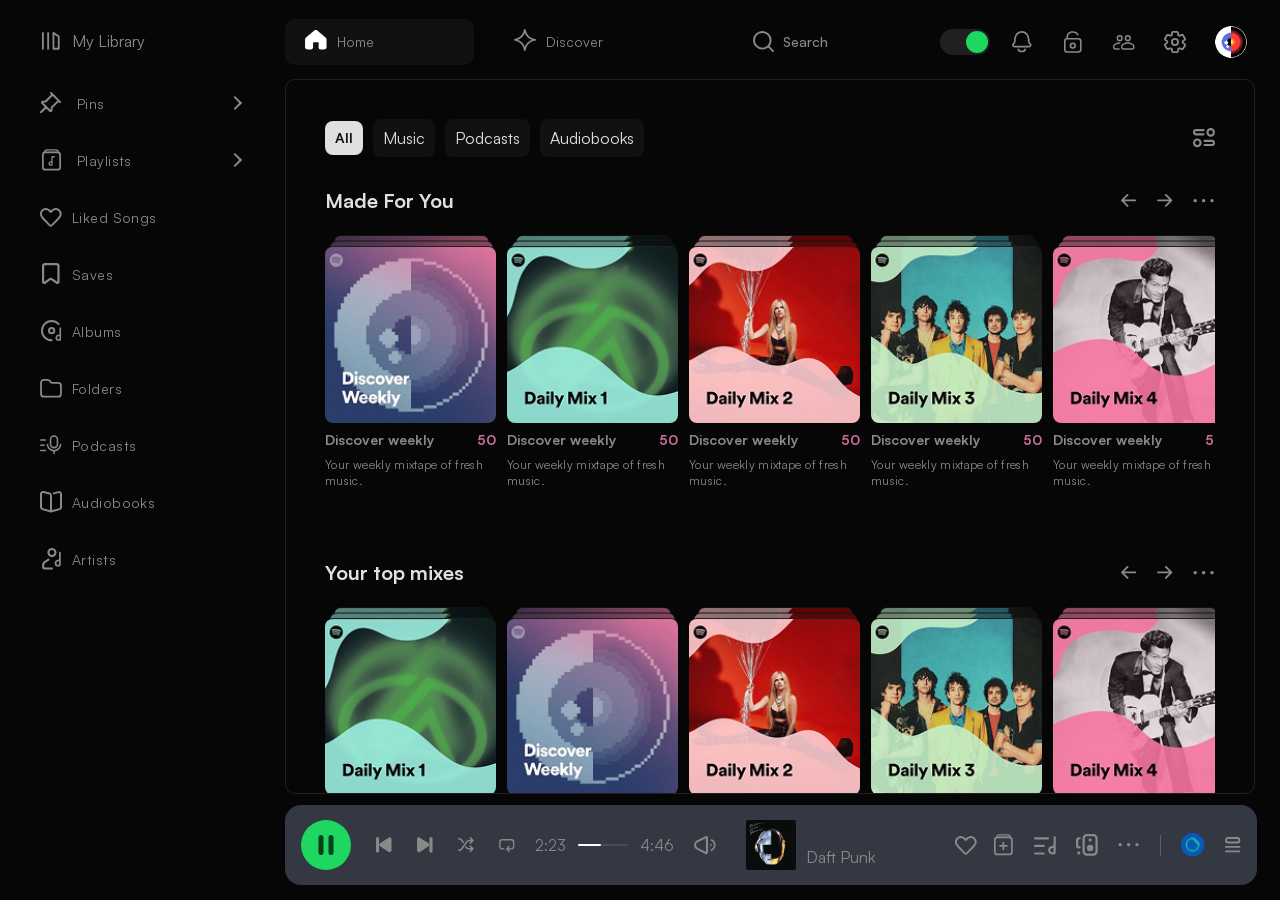
<file: index.html>
<!doctype html>
<html lang="en">

<head>
    <meta charset="UTF-8" />
    <meta name="viewport" content="width=device-width, initial-scale=1.0" />
    <meta name="description" content="This is Georgian Spotify Template" />
    <link rel="stylesheet" href="assets/styles/style.css" />
    <link rel="icon" href="./assets/img/favicon.ico" type="image/x-icon" />
    <title>Georgian Spotify</title>
</head>

<body class="app">
    <header class="header">
        <div class="header-wrapper">
            <!-- desktop -->
            <nav class="navigation">
                <ul class="top-nav-ul left-ul">
                    <li>
                        <a class="active" href="./index.html">
                            <div class="img-div">
                                <i class="icons icon-home"></i>
                            </div>
                            Home
                        </a>
                    </li>
                    <li>
                        <a href="./pages/discover.html">
                            <div class="img-div">
                                <i class="icons icon-discover"></i>
                            </div>

                            <span>Discover</span>
                        </a>
                    </li>
                    <li>
                        <form action="./pages/search.html">
                            <div class="img-div search-wrapper">
                                <label for="search">
                                    <i class="icons icon-search"></i>
                                </label>
                                <input id="search" type="search" placeholder="Search" />
                            </div>
                        </form>
                    </li>
                </ul>
            </nav>
            <nav class="side-nav top-nav">
                <ul class="top-nav-ul">
                    <li>
                        <div class="theme-toggle dark" id="theme-toggle"></div>
                    </li>
                    <li>
                        <a href="#">
                            <i class="icons icon-notification"></i>
                        </a>
                    </li>
                    <li>
                        <a href="#">
                            <i class="icons icon-lock"></i>
                        </a>
                    </li>
                    <li>
                        <a href="#">
                            <i class="icons icon-users"></i>
                        </a>
                    </li>
                    <li>
                        <a href="#">
                            <i class="icons icon-settings"></i>
                        </a>
                    </li>
                    <li class="no-hover">
                        <a href="./pages/profile.html">
                            <img src="./assets/img/icons/user.svg" alt="Profile" />
                        </a>
                    </li>
                </ul>
            </nav>
        </div>
        <!-- Mobile navigation -->
        <nav class="mobile-nav">
            <a class="active" href="./index.html">
                <i class="icons icon-home-inactive icon-green"></i>
                Home
            </a>
            <a href="./pages/discover.html">
                <i class="icons icon-discover icon-green"></i>
                Discover
            </a>
            <a href="./pages/search.html">
                <i class="icons icon-search icon-green"></i>
                Search
            </a>
            <a href="./pages/library.html">
                <i class="icons icon-library icon-green"></i>
                Library
            </a>
            <a href="./pages/profile.html">
                <i class="icons icon-me icon-green"></i>
                Me
            </a>
        </nav>
    </header>
    <aside class="sidebar">
        <div class="sidebar-heading">
            <a href="./pages/library.html"><i class="icons icon-library"></i> My Library</a>
        </div>
        <nav class="sidebar-menu">
            <ul>
                <li>
                    <details class="nav__dropdown">
                        <summary class="nav__link">
                            <i class="icons icon-pin"></i>
                            Pins
                        </summary>
                        <ul class="nav__sub">
                            <li><a href="./pages/album.html">Albums</a></li>
                            <li>
                                <a href="./pages/artist.html">Artists</a>
                            </li>
                            <li>
                                <a href="./pages/playlist.html">Playlists</a>
                            </li>
                        </ul>
                    </details>
                </li>
                <li>
                    <details class="nav__dropdown">
                        <summary class="nav__link">
                            <i class="icons icon-playlist"></i>
                            Playlists
                        </summary>
                        <ul class="nav__sub">
                            <li><a href="./pages/album.html">Albums</a></li>
                            <li>
                                <a href="./pages/artist.html">Artists</a>
                            </li>
                            <li>
                                <a href="./pages/playlist.html">Playlists</a>
                            </li>
                        </ul>
                    </details>
                </li>
                <li>
                    <a href="./pages/song.html">
                        <i class="icons icon-hearth"></i>
                        <span>Liked Songs</span>
                    </a>
                </li>
                <li>
                    <a href="#">
                        <i class="icons icon-bookmark"></i>
                        <span>Saves</span>
                    </a>
                </li>
                <li>
                    <a href="./pages/album.html">
                        <i class="icons icon-album"></i>
                        <span>Albums</span>
                    </a>
                </li>
                <li>
                    <a href="#">
                        <i class="icons icon-folder"></i>
                        <span>Folders</span>
                    </a>
                </li>
                <li>
                    <a href="./pages/podcast.html">
                        <i class="icons icon-podcast"></i>
                        <span>Podcasts</span>
                    </a>
                </li>
                <li>
                    <a href="#">
                        <i class="icons icon-audiobook"></i>
                        <span>Audiobooks</span>
                    </a>
                </li>
                <li>
                    <a href="./pages/artist.html">
                        <i class="icons icon-artists"></i>
                        <span>Artists</span>
                    </a>
                </li>
            </ul>
        </nav>
    </aside>
    <main class="main">
        <div class="main-inner">
            <header class="filters-wrapper">
                <div class="filters-nav">
                    <nav>
                        <ul>
                            <li class="active"><a href="./index.html">All</a></li>
                            <li><a href="./index.html">Music</a></li>
                            <li><a href="./pages/podcast.html">Podcasts</a></li>
                            <li><a href="#">Audiobooks</a></li>
                        </ul>
                    </nav>
                </div>
                <i class="icons icon-sort"></i>
            </header>
            <section class="section-wrapper">
                <div class="content-wrapper">
                    <div class="section-title">
                        <h2>Made For You</h2>
                        <div class="slide-controls">
                            <a href="#"><i class="icons icon-arrow-left-big icon-sm"></i></a>
                            <a href="#"><i class="icons icon-arrow-right-big icon-sm"></i></a>
                            <a href="#"><i class="icons icon-dots"></i></a>
                        </div>
                    </div>
                    <div class="section-content">
                        <article class="card">
                            <a href="./pages/playlist.html" class="card stack">
                                <figure class="card__cover">
                                    <img src="./assets/img/covers/cover_1.png" class="card-image" alt="Cover image 1" />
                                </figure>
                                <h3>
                                    Discover weekly
                                    <span class="red">50</span>
                                </h3>
                                <p>Your weekly mixtape of fresh music.</p>
                            </a>
                        </article>
                        <article class="card">
                            <a href="./pages/playlist.html" class="card stack">
                                <figure>
                                    <img src="./assets/img/covers/cover_2.png" class="card-image" alt="Cover image 1" />
                                </figure>
                                <h3>
                                    Discover weekly
                                    <span class="red">50</span>
                                </h3>
                                <p>Your weekly mixtape of fresh music.</p>
                            </a>
                        </article>
                        <article class="card">
                            <a href="./pages/playlist.html" class="card stack">
                                <figure>
                                    <img src="./assets/img/covers/cover_3.png" class="card-image" alt="Cover image 3" />
                                </figure>
                                <h3>
                                    Discover weekly
                                    <span class="red">50</span>
                                </h3>
                                <p>Your weekly mixtape of fresh music.</p>
                            </a>
                        </article>
                        <article class="card">
                            <a href="./pages/playlist.html" class="card stack">
                                <figure>
                                    <img src="./assets/img/covers/cover_4.png" class="card-image" alt="Cover image 4" />
                                </figure>
                                <h3>
                                    Discover weekly
                                    <span class="red">50</span>
                                </h3>
                                <p>Your weekly mixtape of fresh music.</p>
                            </a>
                        </article>
                        <article class="card">
                            <a href="./pages/playlist.html" class="card stack">
                                <figure>
                                    <img src="./assets/img/covers/cover_5.png" class="card-image" alt="Cover image 5" />
                                </figure>
                                <h3>
                                    Discover weekly
                                    <span class="red">50</span>
                                </h3>
                                <p>Your weekly mixtape of fresh music.</p>
                            </a>
                        </article>
                        <article class="card">
                            <a href="./pages/playlist.html" class="card stack">
                                <figure>
                                    <img src="./assets/img/covers/cover_6.png" class="card-image" alt="Cover image 6" />
                                </figure>
                                <h3>
                                    Discover weekly
                                    <span class="red">50</span>
                                </h3>
                                <p>Your weekly mixtape of fresh music.</p>
                            </a>
                        </article>
                        <article class="card">
                            <a href="./pages/playlist.html" class="card stack">
                                <figure>
                                    <img src="./assets/img/covers/cover_7.png" class="card-image" alt="Cover image 7" />
                                </figure>
                                <h3>
                                    Discover weekly
                                    <span class="red">50</span>
                                </h3>
                                <p>Your weekly mixtape of fresh music.</p>
                            </a>
                        </article>
                        <article class="card">
                            <a href="./pages/playlist.html" class="card stack">
                                <figure>
                                    <img src="./assets/img/covers/cover_8.png" class="card-image" alt="Cover image 7" />
                                </figure>
                                <h3>
                                    Discover weekly
                                    <span class="red">50</span>
                                </h3>
                                <p>Your weekly mixtape of fresh music.</p>
                            </a>
                        </article>
                        <article class="card">
                            <a href="./pages/playlist.html" class="card stack">
                                <figure>
                                    <img src="./assets/img/covers/cover_9.png" class="card-image" alt="Cover image 7" />
                                </figure>
                                <h3>
                                    Discover weekly
                                    <span class="red">50</span>
                                </h3>
                                <p>Your weekly mixtape of fresh music.</p>
                            </a>
                        </article>
                        <article class="card">
                            <a href="./pages/playlist.html" class="card stack">
                                <figure>
                                    <img src="./assets/img/covers/cover_10.png" class="card-image"
                                        alt="Cover image 7" />
                                </figure>
                                <h3>
                                    Discover weekly
                                    <span class="red">50</span>
                                </h3>
                                <p>Your weekly mixtape of fresh music.</p>
                            </a>
                        </article>
                        <article class="card">
                            <a href="./pages/playlist.html" class="card stack">
                                <figure>
                                    <img src="./assets/img/covers/cover_11.png" class="card-image"
                                        alt="Cover image 7" />
                                </figure>
                                <h3>
                                    Discover weekly
                                    <span class="red">50</span>
                                </h3>
                                <p>Your weekly mixtape of fresh music.</p>
                            </a>
                        </article>
                        <article class="card">
                            <a href="./pages/playlist.html" class="card stack">
                                <figure>
                                    <img src="./assets/img/covers/cover_12.png" class="card-image"
                                        alt="Cover image 7" />
                                </figure>
                                <h3>
                                    Discover weekly
                                    <span class="red">50</span>
                                </h3>
                                <p>Your weekly mixtape of fresh music.</p>
                            </a>
                        </article>
                        <article class="card">
                            <a href="./pages/playlist.html" class="card stack">
                                <figure>
                                    <img src="./assets/img/covers/cover_13.png" class="card-image"
                                        alt="Cover image 7" />
                                </figure>
                                <h3>
                                    Discover weekly
                                    <span class="red">50</span>
                                </h3>
                                <p>Your weekly mixtape of fresh music.</p>
                            </a>
                        </article>
                    </div>
                </div>
            </section>
            <section class="section-wrapper">
                <div class="content-wrapper">
                    <div class="section-title">
                        <h2>Your top mixes</h2>
                        <div class="slide-controls">
                            <a href="#"><i class="icons icon-arrow-left-big icon-sm"></i></a>
                            <a href="#"><i class="icons icon-arrow-right-big icon-sm"></i></a>
                            <a href="#"><i class="icons icon-dots"></i></a>
                        </div>
                    </div>
                    <div class="section-content">
                        <article class="card">
                            <a href="./pages/playlist.html" class="card stack">
                                <figure>
                                    <img src="./assets/img/covers/cover_2.png" class="card-image" alt="Cover image 1" />
                                </figure>
                                <h3>
                                    Discover weekly
                                    <span class="red">50</span>
                                </h3>
                                <p>Your weekly mixtape of fresh music.</p>
                            </a>
                        </article>
                        <article class="card">
                            <a href="./pages/playlist.html" class="card stack">
                                <figure class="card__cover">
                                    <img src="./assets/img/covers/cover_1.png" class="card-image" alt="Cover image 1" />
                                </figure>
                                <h3>
                                    Discover weekly
                                    <span class="red">50</span>
                                </h3>
                                <p>Your weekly mixtape of fresh music.</p>
                            </a>
                        </article>
                        <article class="card">
                            <a href="./pages/playlist.html" class="card stack">
                                <figure>
                                    <img src="./assets/img/covers/cover_3.png" class="card-image" alt="Cover image 3" />
                                </figure>
                                <h3>
                                    Discover weekly
                                    <span class="red">50</span>
                                </h3>
                                <p>Your weekly mixtape of fresh music.</p>
                            </a>
                        </article>
                        <article class="card">
                            <a href="./pages/playlist.html" class="card stack">
                                <figure>
                                    <img src="./assets/img/covers/cover_4.png" class="card-image" alt="Cover image 4" />
                                </figure>
                                <h3>
                                    Discover weekly
                                    <span class="red">50</span>
                                </h3>
                                <p>Your weekly mixtape of fresh music.</p>
                            </a>
                        </article>
                        <article class="card">
                            <a href="./pages/playlist.html" class="card stack">
                                <figure>
                                    <img src="./assets/img/covers/cover_5.png" class="card-image" alt="Cover image 5" />
                                </figure>
                                <h3>
                                    Discover weekly
                                    <span class="red">50</span>
                                </h3>
                                <p>Your weekly mixtape of fresh music.</p>
                            </a>
                        </article>
                        <article class="card">
                            <a href="./pages/playlist.html" class="card stack">
                                <figure>
                                    <img src="./assets/img/covers/cover_6.png" class="card-image" alt="Cover image 6" />
                                </figure>
                                <h3>
                                    Discover weekly
                                    <span class="red">50</span>
                                </h3>
                                <p>Your weekly mixtape of fresh music.</p>
                            </a>
                        </article>
                        <article class="card">
                            <a href="./pages/playlist.html" class="card stack">
                                <figure>
                                    <img src="./assets/img/covers/cover_7.png" class="card-image" alt="Cover image 7" />
                                </figure>
                                <h3>
                                    Discover weekly
                                    <span class="red">50</span>
                                </h3>
                                <p>Your weekly mixtape of fresh music.</p>
                            </a>
                        </article>
                        <article class="card">
                            <a href="./pages/playlist.html" class="card stack">
                                <figure>
                                    <img src="./assets/img/covers/cover_8.png" class="card-image" alt="Cover image 7" />
                                </figure>
                                <h3>
                                    Discover weekly
                                    <span class="red">50</span>
                                </h3>
                                <p>Your weekly mixtape of fresh music.</p>
                            </a>
                        </article>
                        <article class="card">
                            <a href="./pages/playlist.html" class="card stack">
                                <figure>
                                    <img src="./assets/img/covers/cover_9.png" class="card-image" alt="Cover image 7" />
                                </figure>
                                <h3>
                                    Discover weekly
                                    <span class="red">50</span>
                                </h3>
                                <p>Your weekly mixtape of fresh music.</p>
                            </a>
                        </article>
                        <article class="card">
                            <a href="./pages/playlist.html" class="card stack">
                                <figure>
                                    <img src="./assets/img/covers/cover_10.png" class="card-image"
                                        alt="Cover image 7" />
                                </figure>
                                <h3>
                                    Discover weekly
                                    <span class="red">50</span>
                                </h3>
                                <p>Your weekly mixtape of fresh music.</p>
                            </a>
                        </article>
                        <article class="card">
                            <a href="./pages/playlist.html" class="card stack">
                                <figure>
                                    <img src="./assets/img/covers/cover_11.png" class="card-image"
                                        alt="Cover image 7" />
                                </figure>
                                <h3>
                                    Discover weekly
                                    <span class="red">50</span>
                                </h3>
                                <p>Your weekly mixtape of fresh music.</p>
                            </a>
                        </article>
                        <article class="card">
                            <a href="./pages/playlist.html" class="card stack">
                                <figure>
                                    <img src="./assets/img/covers/cover_12.png" class="card-image"
                                        alt="Cover image 7" />
                                </figure>
                                <h3>
                                    Discover weekly
                                    <span class="red">50</span>
                                </h3>
                                <p>Your weekly mixtape of fresh music.</p>
                            </a>
                        </article>
                        <article class="card">
                            <a href="./pages/playlist.html" class="card stack">
                                <figure>
                                    <img src="./assets/img/covers/cover_13.png" class="card-image"
                                        alt="Cover image 7" />
                                </figure>
                                <h3>
                                    Discover weekly
                                    <span class="red">50</span>
                                </h3>
                                <p>Your weekly mixtape of fresh music.</p>
                            </a>
                        </article>
                    </div>
                </div>
            </section>
            <section class="section-wrapper">
                <div class="content-wrapper">
                    <div class="section-title">
                        <h2>Your favorite artists</h2>
                        <div class="slide-controls">
                            <a href="#"><i class="icons icon-arrow-left-big icon-sm"></i></a>
                            <a href="#"><i class="icons icon-arrow-right-big icon-sm"></i></a>
                            <a href="#"><i class="icons icon-dots"></i></a>
                        </div>
                    </div>
                    <div class="section-content">
                        <article class="card artists">
                            <a href="./pages/artist.html">
                                <figure>
                                    <img src="./assets/img/artists/artist_1.png" class="card-image circle"
                                        alt="Cover image 7" />
                                </figure>
                                <span class="artist-name">Guns N’ Roses</span>
                            </a>
                        </article>
                        <article class="card artists">
                            <a href="./pages/artist.html">
                                <figure>
                                    <img src="./assets/img/artists/artist_2.png" class="card-image circle"
                                        alt="Cover image 3" />
                                </figure>
                                <span class="artist-name">Daft Punk</span>
                            </a>
                        </article>
                        <article class="card artists">
                            <a href="./pages/artist.html">
                                <figure>
                                    <img src="./assets/img/artists/artist_3.png" class="card-image circle"
                                        alt="Cover image 7" />
                                </figure>
                                <span class="artist-name">David Bowie</span>
                            </a>
                        </article>
                    </div>
                </div>
            </section>
            <section class="section-wrapper">
                <div class="content-wrapper">
                    <div class="section-title">
                        <h2>Albums for you</h2>
                        <div class="slide-controls">
                            <a href="#"><i class="icons icon-arrow-left-big icon-sm"></i></a>
                            <a href="#"><i class="icons icon-arrow-right-big icon-sm"></i></a>
                            <a href="#"><i class="icons icon-dots"></i></a>
                        </div>
                    </div>
                    <div class="section-content">
                        <article class="card albums">
                            <a href="./pages/album.html">
                                <figure>
                                    <img src="./assets/img/albums/album_1.png" class="card-image" alt="Cover image 6" />
                                </figure>
                                <h3>Meteora <span>13</span></h3>
                                <p>Linkin Park</p>
                            </a>
                        </article>
                        <article class="card albums">
                            <a href="./pages/album.html">
                                <figure>
                                    <img src="./assets/img/albums/album_2.png" class="card-image" alt="Cover image 7" />
                                </figure>
                                <h3>Random Access... <span>13</span></h3>
                                <p>Daft Punk</p>
                            </a>
                        </article>
                        <article class="card albums">
                            <a href="./pages/album.html">
                                <figure>
                                    <img src="./assets/img/albums/album_3.png" class="card-image" alt="Cover image 7" />
                                </figure>
                                <h3>Abbey Road <span>13</span></h3>
                                <p>The Beatles</p>
                            </a>
                        </article>
                        <article class="card albums">
                            <a href="./pages/album.html">
                                <figure>
                                    <img src="./assets/img/albums/album_4.png" class="card-image" alt="Cover image 7" />
                                </figure>
                                <h3>Black Holes and... <span>13</span></h3>
                                <p>Muse</p>
                            </a>
                        </article>
                    </div>
                </div>
            </section>
            <section class="section-wrapper">
                <div class="content-wrapper">
                    <div class="section-title">
                        <h2>Audiobooks for you</h2>
                        <div class="slide-controls">
                            <a href="#"><i class="icons icon-arrow-left-big icon-sm"></i></a>
                            <a href="#"><i class="icons icon-arrow-right-big icon-sm"></i></a>
                            <a href="#"><i class="icons icon-dots"></i></a>
                        </div>
                    </div>
                    <div class="section-content">
                        <article class="card audiobooks">
                            <figure>
                                <img src="./assets/img/audiobooks/audiobook_1.png" class="card-image"
                                    alt="Cover image 7" />
                            </figure>
                            <h3>Halo: The Flood</h3>
                            <p>William C. Dietz</p>
                        </article>
                        <article class="card audiobooks">
                            <figure>
                                <img src="./assets/img/audiobooks/audiobook_2.png" class="card-image"
                                    alt="Cover image 7" />
                            </figure>
                            <h3>Halo: First Strike</h3>
                            <p>Eric Nylund</p>
                        </article>
                        <article class="card audiobooks">
                            <figure>
                                <img src="./assets/img/audiobooks/audiobook_3.png" class="card-image"
                                    alt="Cover image 3" />
                            </figure>
                            <h3>Halo: Ghosts of Onyx</h3>
                            <p>Eric Nylund</p>
                        </article>
                    </div>
                </div>
            </section>
            <section class="section-wrapper">
                <div class="content-wrapper">
                    <div class="section-title">
                        <h2>Podcasts for you</h2>
                        <div class="slide-controls">
                            <a href="#"><i class="icons icon-arrow-left-big icon-sm"></i></a>
                            <a href="#"><i class="icons icon-arrow-right-big icon-sm"></i></a>
                            <a href="#"><i class="icons icon-dots"></i></a>
                        </div>
                    </div>
                    <div class="section-content">
                        <article class="card podcasts">
                            <a href="./pages/podcast.html">
                                <figure>
                                    <img src="./assets/img/podcasts/podcast_1.png" class="card-image"
                                        alt="Cover image 5" />
                                </figure>
                                <div class="podcasts-title">
                                    <h3>anything goes...</h3>
                                    <p>emma chamberlain</p>
                                </div>
                            </a>
                        </article>
                        <article class="card podcasts">
                            <a href="./pages/podcast.html">
                                <figure>
                                    <img src="./assets/img/podcasts/podcast_2.png" class="card-image"
                                        alt="Cover image 7" />
                                </figure>
                                <div class="podcasts-title">
                                    <h3>The Joe Rogan...</h3>
                                    <p>Joe Rogan</p>
                                </div>
                            </a>
                        </article>
                        <article class="card podcasts">
                            <a href="./pages/podcast.html">
                                <figure>
                                    <img src="./assets/img/podcasts/podcast_3.png" class="card-image"
                                        alt="Cover image 3" />
                                </figure>
                                <div class="podcasts-title">
                                    <h3>The Journal</h3>
                                    <p>The Wall Street Journal</p>
                                </div>
                            </a>
                        </article>
                    </div>
                </div>
            </section>
            <section class="section-wrapper">
                <div class="content-wrapper">
                    <div class="section-title">
                        <h2>Episodes for you</h2>
                        <div class="slide-controls">
                            <a href="#"><i class="icons icon-arrow-left-big icon-sm"></i></a>
                            <a href="#"><i class="icons icon-arrow-right-big icon-sm"></i></a>
                            <a href="#"><i class="icons icon-dots"></i></a>
                        </div>
                    </div>
                    <div class="section-content">
                        <article class="card episodes">
                            <a href="./pages/episode.html">
                                <figure>
                                    <img src="./assets/img/episodes/episode_1.png" class="card-image"
                                        alt="Cover image 7" />
                                </figure>
                                <div class="episodes-title">
                                    <h3>
                                        <img src="./assets/img/icons/play_bordered.svg" alt="Play icon" />anything
                                        goes...
                                    </h3>
                                    <p>emma chamberlain</p>
                                </div>
                            </a>
                        </article>
                        <article class="card episodes">
                            <a href="./pages/episode.html">
                                <figure>
                                    <img src="./assets/img/episodes/episode_2.png" class="card-image"
                                        alt="Cover image 7" />
                                </figure>
                                <div class="episodes-title">
                                    <h3>The Joe Rogan...</h3>
                                    <p>Joe Rogan</p>
                                </div>
                            </a>
                        </article>
                        <article class="card episodes">
                            <a href="./pages/episode.html">
                                <figure>
                                    <img src="./assets/img/episodes/episode_3.png" class="card-image"
                                        alt="Cover image 7" />
                                </figure>
                                <div class="episodes-title">
                                    <h3>The Journal</h3>
                                    <p>The Wall Street Journal</p>
                                </div>
                            </a>
                        </article>
                    </div>
                </div>
            </section>
        </div>
    </main>
    <aside class="activity">
        <div class="main-inner">
            <section class="section-wrapper">
                <div class="content-wrapper">
                    <div class="section-title">
                        <h4>Friends Activity</h4>
                        <div class="slide-controls">
                            <a href="#"><i class="icons icon-add-friend"></i></a>
                            <a href="#"><i class="icons icon-close"></i></a>
                        </div>
                    </div>
                    <div class="activity-content">
                        <div class="activity-details">
                            <div class="activity-icon">
                                <img src="./assets/img/users/user_1.png" alt="" />
                            </div>
                            <div class="activity-summary">
                                <span class="title">FriendlyMusicListener</span>
                                <div class="description">
                                    <div class="activity-time now">
                                        <span class="now-bar"></span>
                                    </div>
                                    <div class="artist-information">
                                        <span class="album">Goosebumps
                                        </span>
                                        <span class="artist">Travis Scott</span>
                                    </div>
                                </div>
                            </div>
                        </div>
                        <div class="activity-details">
                            <div class="activity-icon">
                                <img src="./assets/img/users/user_2.png" alt="" />
                            </div>
                            <div class="activity-summary">
                                <span class="title">AverageMusicEnjoyer</span>
                                <div class="description">
                                    <div class="activity-time now">
                                        <span class="now-bar"></span>
                                    </div>
                                    <div class="artist-information">
                                        <span class="album">Get Lucky
                                        </span>
                                        <span class="artist">Daft Punk</span>
                                    </div>
                                </div>
                            </div>
                        </div>
                        <div class="activity-details">
                            <div class="activity-icon">
                                <img src="./assets/img/users/user_3.png" alt="" />
                            </div>
                            <div class="activity-summary">
                                <span class="title">MusicEnthusiast</span>
                                <div class="description">
                                    <div class="activity-time">
                                        <span>1h</span>
                                    </div>
                                    <div class="artist-information">
                                        <span class="album">would he </span>
                                        <span class="artist">joji</span>
                                    </div>
                                </div>
                            </div>
                        </div>
                        <div class="activity-details">
                            <div class="activity-icon">
                                <img src="./assets/img/users/user_4.png" alt="" />
                            </div>
                            <div class="activity-summary">
                                <span class="title">IListenToMusic56</span>
                                <div class="description">
                                    <div class="activity-time">
                                        <span>6h</span>
                                    </div>
                                    <div class="artist-information">
                                        <span class="album">Rockstar </span>
                                        <span class="artist">Post Malone</span>
                                    </div>
                                </div>
                            </div>
                        </div>
                    </div>
                </div>
            </section>
        </div>
    </aside>
    <footer class="player">
        <div class="player-wrapper player-left">
            <img src="./assets/img/albums/album_1.png" alt="Daft Punk" />

            <div class="music-title-author-wrapper">
                <a href="./pages/now-playing-text.html" class="scrolling-text">Get Lucky (feat. Pharrell Williams and
                    Nile Rodgers)</a>
                <a href="./pages/now-playing.html" class="scrolling-text-band">Daft Punk</a>
            </div>
        </div>

        <div class="player-icons">
            <i class="icons icon-add-playlist icon-sm"></i>
            <img src="./assets/img/icons/player/play.svg" alt="play" class="play" />
        </div>

        <div class="music-progress-bar"></div>

        <div class="advanced-player player-center">
            <div class="advanced-player-wrapper">
                <div class="stop-button-wrapper">
                    <img src="./assets/img/icons/player/pause.svg" alt="pause" class="pause" />
                </div>
                <i class="icons icon-prev icon-sm"></i>
                <i class="icons icon-next icon-sm"></i>
                <i class="icons icon-shuffle icon-sm"></i>
                <i class="icons icon-repeat icon-sm"></i>
            </div>

            <div class="advanced-player-music-time-line">
                <p>2:23</p>
                <div class="advanced-music-progress-bar"></div>
                <p>4:46</p>
            </div>

            <i class="icons icon-volume"></i>
        </div>

        <div class="advanced-player-icons player-right">
            <div class="wrapper-icons">
                <i class="icons icon-hearth"></i>
                <i class="icons icon-add-playlist"></i>
            </div>
            <a href="./pages/now-playing-music-section.html"><i class="icons icon-list"></i></a>
            <i class="icons icon-devices"></i>
            <i class="icons icon-dots"></i>
            <hr />
            <i class="icons icon-player_blue_icon icon-md"></i>
            <i class="icons icon-order icon-sm"></i>
        </div>
    </footer>
    <script src="./assets/js/main.js"></script>
</body>

</html>
</file>
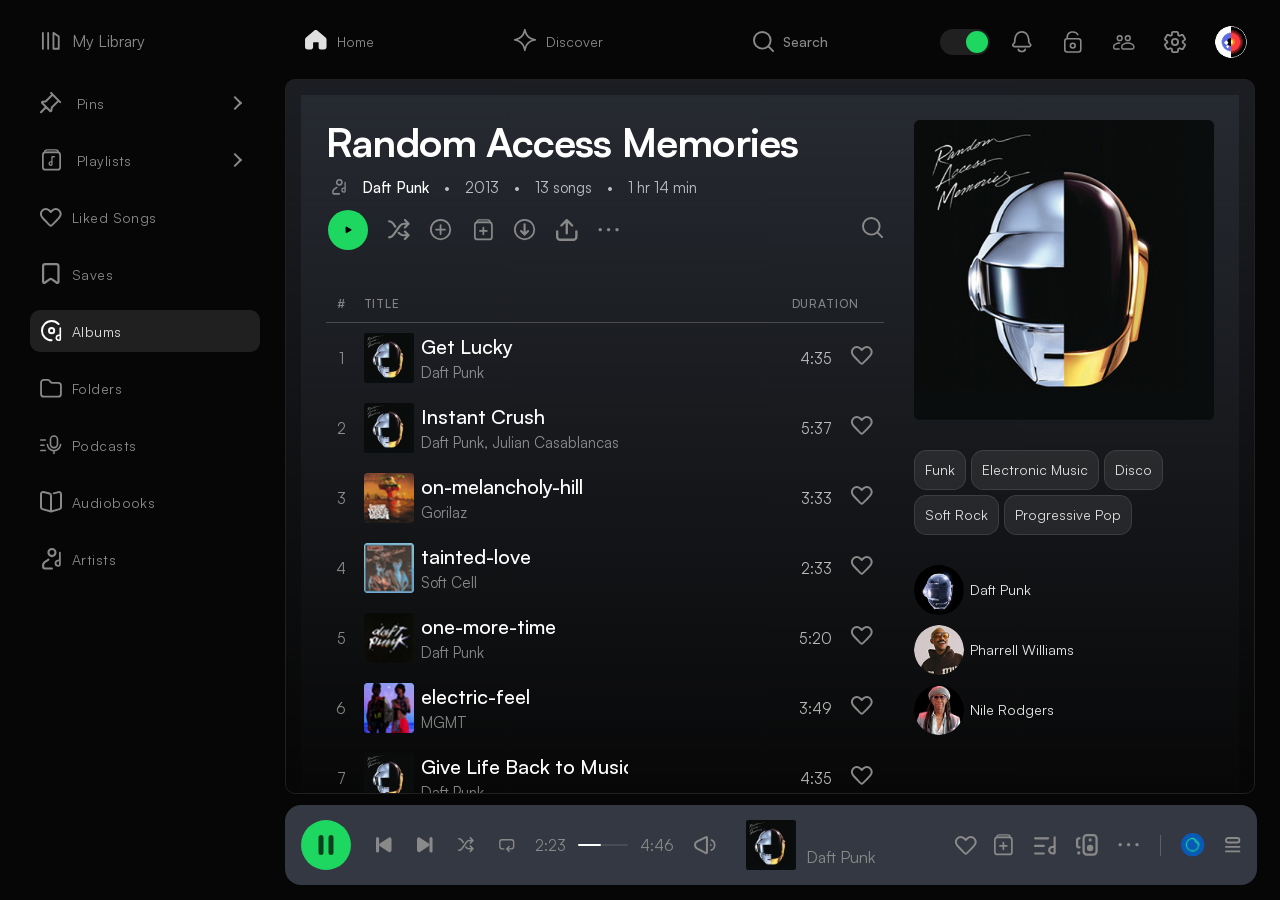
<file: pages/album.html>
<!DOCTYPE html>
<html lang="en">

<head>
  <meta charset="UTF-8" />
  <meta name="viewport" content="width=device-width, initial-scale=1.0" />
  <meta name="description" content="This is Georgian Spotify" />
  <link rel="stylesheet" href="../assets/styles/style.css" />
  <link rel="icon" href="../assets/img/favicon.ico" type="image/x-icon">
  <title>Albums - Georgian Spotify</title>
</head>

<body class="app">
  <header class="header">
    <div class="header-wrapper">
      <!-- desktop -->
      <nav class="navigation">
        <ul class="top-nav-ul left-ul">
          <li>
            <a href="../index.html">
              <div class="img-div">
                <i class="icons icon-home"></i>
              </div>
              Home
            </a>
          </li>
          <li>
            <a href="./discover.html">
              <div class="img-div">
                <i class="icons icon-discover"></i>
              </div>

              <span>Discover</span>
            </a>
          </li>
          <li>
            <form action="./search.html">
              <div class="img-div search-wrapper">
                <label for="header-search">
                  <i class="icons icon-search"></i>
                </label>
                <input id="header-search" type="search" placeholder="Search" />
              </div>
            </form>
          </li>
        </ul>
      </nav>
      <nav class="side-nav top-nav">
        <ul class="top-nav-ul">
          <li>
            <div class="theme-toggle dark" id="theme-toggle"></div>
          </li>
          <li>
            <a href="#">
              <i class="icons icon-notification"></i>
            </a>
          </li>
          <li>
            <a href="#">
              <i class="icons icon-lock"></i>
            </a>
          </li>
          <li>
            <a href="#">
              <i class="icons icon-users"></i>
            </a>
          </li>
          <li>
            <a href="#">
              <i class="icons icon-settings"></i>
            </a>
          </li>
          <li class="no-hover">
            <a href="./profile.html">
              <img src="../assets/img/icons/user.svg" alt="Profile" />
            </a>
          </li>
        </ul>
      </nav>
    </div>
    <!-- Mobile navigation -->
    <nav class="mobile-nav">
      <a href="../index.html">
        <i class="icons icon-home-inactive icon-green"></i>
        Home
      </a>
      <a href="./discover.html">
        <i class="icons icon-discover icon-green"></i>
        Discover
      </a>
      <a href="./search.html">
        <i class="icons icon-search icon-green"></i>
        Search
      </a>
      <a href="./library.html">
        <i class="icons icon-library icon-green"></i>
        Library
      </a>
      <a href="./profile.html">
        <i class="icons icon-me icon-green"></i>
        Me
      </a>
    </nav>
  </header>
  <aside class="sidebar">
    <div class="sidebar-heading">
      <a href="./library.html"><i class="icons icon-library"></i> My Library</a>
    </div>
    <nav class="sidebar-menu">
      <ul>
        <li>
          <details class="nav__dropdown">
            <summary class="nav__link">
              <i class="icons icon-pin"></i>
              Pins
            </summary>
            <ul class="nav__sub">
              <li><a href="./album.html">Albums</a></li>
              <li><a href="./artist.html">Artists</a></li>
              <li><a href="./playlist.html">Playlists</a></li>
            </ul>
          </details>
        </li>
        <li>
          <details class="nav__dropdown">
            <summary class="nav__link">
              <i class="icons icon-playlist"></i>
              Playlists
            </summary>
            <ul class="nav__sub">
              <li><a href="./album.html">Albums</a></li>
              <li><a href="./artist.html">Artists</a></li>
              <li><a href="./playlist.html">Playlists</a></li>
            </ul>
          </details>
        </li>
        <li>
          <a href="./song.html">
            <i class="icons icon-hearth"></i>
            <span>Liked Songs</span>
          </a>
        </li>
        <li>
          <a href="#">
            <i class="icons icon-bookmark"></i>
            <span>Saves</span>
          </a>
        </li>
        <li class="active">
          <a href="./album.html">
            <i class="icons icon-album"></i>
            <span>Albums</span>
          </a>
        </li>
        <li>
          <a href="#">
            <i class="icons icon-folder"></i>
            <span>Folders</span>
          </a>
        </li>
        <li>
          <a href="./podcast.html">
            <i class="icons icon-podcast"></i>
            <span>Podcasts</span>
          </a>
        </li>
        <li>
          <a href="#">
            <i class="icons icon-audiobook"></i>
            <span>Audiobooks</span>
          </a>
        </li>
        <li>
          <a href="./artist.html">
            <i class="icons icon-artists"></i>
            <span>Artists</span>
          </a>
        </li>
      </ul>
    </nav>
  </aside>
  <main class="main album-page">
    <header class="ram-header">
      <form>
        <div class="img-div search-wrapper">
          <input id="search" type="search" placeholder="Search PlayList">
          <label for="search">
            <i class="icons icon-search"></i>
          </label>
        </div>
      </form>
      <i class="icons icon-sort"></i>
    </header>

    <div class="main-inner album">

      <!-- LEFT COLUMN -->
      <div class="album-content">

        <section class="random-access-memoriess">
          <div class="ram-tablet-img">
            <img src="../assets/img/albums/album_1.png" alt="Daft Punk">
          </div>
          <div class="ram-wrapper">

            <h1 class="ram-title">Random Access Memories</h1>

            <div class="ram-info-wrapper">
              <i class="icons icon-artists icon-sm"></i>
              <p>Daft Punk</p>
              <p>•</p>
              <p>2013</p>
              <p>•</p>
              <p>13 songs</p>
              <p>•</p>
              <p>1 hr 14 min</p>
            </div>

            <div class="ram-nav-icons">

              <div class="left-icons">
                <div class="play-icon-background">
                  <i class="icons icon-play-icon-green"></i>
                </div>
                <i class="icons icon-shuffle"></i>
                <i class="icons icon-add-music"></i>
                <i class="icons icon-add-playlist"></i>
                <i class="icons icon-download"></i>
                <i class="icons icon-upload"></i>
                <i class="icons icon-dots"></i>
              </div>

              <div class="right-icons">
                <i class="icons icon-search"></i>
              </div>

            </div>

            <div class="mobile-ram-nav-icons">

              <div class="left-icons">
                <i class="icons icon-add-playlist"></i>
                <i class="icons icon-add-album"></i>
                <i class="icons icon-download"></i>
                <i class="icons icon-dots"></i>
              </div>

              <div class="right-icons">
                <i class="icons icon-shuffle"></i>

                <div class="play-btn-wrapper">
                  <i class="icons icon-play-green"></i>
                </div>
              </div>
            </div>
          </div>
        </section>


        <!-- TABLE -->
        <section class="table-wrapper">
          <table class="table table-dark music-table">

            <thead>
              <tr>
                <th>#</th>
                <th>Title</th>
                <th>Duration</th>
                <th></th>
              </tr>
            </thead>

            <tbody>
              <tr>
                <td class="track-number">1</td>

                <td class="track-info">
                  <div class="info-wrapper">
                    <img src="../assets/img/albums/album_1.png" alt="cover" class="cover" />
                    <div class="text-wrapper">
                      <p class="title">Get Lucky</p>
                      <p class="artist">Daft Punk</p>
                    </div>
                  </div>
                </td>

                <td class="duration">4:35</td>
                <td><i class="icons icon-hearth"></i></td>
                <td><i class="icons icon-dots icon-sm"></i></td>
              </tr>

              <tr>
                <td class="track-number">2</td>

                <td class="track-info">
                  <div class="info-wrapper">
                    <img src="../assets/img/albums/album_1.png" alt="cover" class="cover" />
                    <div class="text-wrapper">
                      <p class="title">Instant Crush</p>
                      <p class="artist">Daft Punk, Julian Casablancas</p>
                    </div>
                  </div>
                </td>

                <td class="duration">5:37</td>
                <td><i class="icons icon-hearth"></i></td>
                <td><i class="icons icon-dots icon-sm"></i></td>
              </tr>

              <tr>
                <td class="track-number">3</td>

                <td class="track-info">
                  <div class="info-wrapper">
                    <img src="../assets/img/albums/on-melancholy-hill.png" alt="cover" class="cover" />
                    <div class="text-wrapper">
                      <p class="title">on-melancholy-hill</p>
                      <p class="artist">Gorilaz</p>
                    </div>
                  </div>
                </td>

                <td class="duration">3:33</td>
                <td><i class="icons icon-hearth"></i></td>
                <td><i class="icons icon-dots icon-sm"></i></td>
              </tr>

              <tr>
                <td class="track-number">4</td>

                <td class="track-info">
                  <div class="info-wrapper">
                    <img src="../assets/img/albums/tainted-love.png" alt="cover" class="cover" />
                    <div class="text-wrapper">
                      <p class="title">tainted-love</p>
                      <p class="artist">Soft Cell</p>
                    </div>
                  </div>
                </td>

                <td class="duration">2:33</td>
                <td><i class="icons icon-hearth"></i></td>
                <td><i class="icons icon-dots icon-sm"></i></td>
              </tr>

              <tr>
                <td class="track-number">5</td>

                <td class="track-info">
                  <div class="info-wrapper">
                    <img src="../assets/img/albums/one-more-time.png" alt="cover" class="cover" />
                    <div class="text-wrapper">
                      <p class="title">one-more-time</p>
                      <p class="artist">Daft Punk</p>
                    </div>
                  </div>
                </td>

                <td class="duration">5:20</td>
                <td><i class="icons icon-hearth"></i></td>
                <td><i class="icons icon-dots icon-sm"></i></td>
              </tr>

              <tr>
                <td class="track-number">6</td>

                <td class="track-info">
                  <div class="info-wrapper">
                    <img src="../assets/img/albums/electric-feel.png" alt="cover" class="cover" />
                    <div class="text-wrapper">
                      <p class="title">electric-feel</p>
                      <p class="artist">MGMT</p>
                    </div>
                  </div>
                </td>

                <td class="duration">3:49</td>
                <td><i class="icons icon-hearth"></i></td>
                <td><i class="icons icon-dots icon-sm"></i></td>
              </tr>

              <tr>
                <td class="track-number">7</td>

                <td class="track-info">
                  <div class="info-wrapper">
                    <img src="../assets/img/albums/album_1.png" alt="cover" class="cover" />
                    <div class="text-wrapper">
                      <p class="title">Give Life Back to Music</p>
                      <p class="artist">Daft Punk</p>
                    </div>
                  </div>
                </td>

                <td class="duration">4:35</td>
                <td><i class="icons icon-hearth"></i></td>
                <td><i class="icons icon-dots icon-sm"></i></td>
              </tr>
            </tbody>

          </table>
        </section>

      </div>


      <!-- RIGHT COLUMN -->
      <section class="random-access-memories-band-info">
        <img src="../assets/img/albums/album_1.png" alt="Daft Punk">
        <div class="band-music-style-wrapper">
          <p>Funk</p>
          <p>Electronic Music</p>
          <p>Disco</p>
          <p>Soft Rock</p>
          <p>Progressive Pop</p>
        </div>
        <div class="band-colabs">

          <div class="band-colab-wrapper">
            <img src="../assets/img/artists/artist_2.png" alt="Daft Punk">
            <p>Daft Punk</p>
          </div>

          <div class="band-colab-wrapper">
            <img src="../assets/img/artists/pharrell-williams.png" alt="Pharrell Williams">
            <p>Pharrell Williams</p>
          </div>

          <div class="band-colab-wrapper">
            <img src="../assets/img/artists/nile-rodgers.png" alt="Nile Rodgers">
            <p>Nile Rodgers</p>
          </div>

        </div>

      </section>

    </div>
  </main>
  <aside class="activity">
    <div class="main-inner">
      <section class="section-wrapper">
        <div class="content-wrapper">
          <div class="section-title">
            <h4>Friends Activity</h4>
            <div class="slide-controls">
              <a href="#"><i class="icons icon-add-friend"></i></a>
              <a href="#"><i class="icons icon-close"></i></a>
            </div>
          </div>
          <div class="activity-content">
            <div class="activity-details">
              <div class="activity-icon">
                <img src="../assets/img/users/user_1.png" alt="" />
              </div>
              <div class="activity-summary">
                <span class="title">FriendlyMusicListener</span>
                <div class="description">
                  <div class="activity-time now">
                    <span class="now-bar"></span>
                  </div>
                  <div class="artist-information">
                    <span class="album">Goosebumps </span>
                    <span class="artist">Travis Scott</span>
                  </div>
                </div>
              </div>
            </div>
            <div class="activity-details">
              <div class="activity-icon">
                <img src="../assets/img/users/user_2.png" alt="" />
              </div>
              <div class="activity-summary">
                <span class="title">AverageMusicEnjoyer</span>
                <div class="description">
                  <div class="activity-time now">
                    <span class="now-bar"></span>
                  </div>
                  <div class="artist-information">
                    <span class="album">Get Lucky </span>
                    <span class="artist">Daft Punk</span>
                  </div>
                </div>
              </div>
            </div>
            <div class="activity-details">
              <div class="activity-icon">
                <img src="../assets/img/users/user_3.png" alt="" />
              </div>
              <div class="activity-summary">
                <span class="title">MusicEnthusiast</span>
                <div class="description">
                  <div class="activity-time">
                    <span>1h</span>
                  </div>
                  <div class="artist-information">
                    <span class="album">would he </span>
                    <span class="artist">joji</span>
                  </div>
                </div>
              </div>
            </div>
            <div class="activity-details">
              <div class="activity-icon">
                <img src="../assets/img/users/user_4.png" alt="" />
              </div>
              <div class="activity-summary">
                <span class="title">IListenToMusic56</span>
                <div class="description">
                  <div class="activity-time">
                    <span>6h</span>
                  </div>
                  <div class="artist-information">
                    <span class="album">Rockstar </span>
                    <span class="artist">Post Malone</span>
                  </div>
                </div>
              </div>
            </div>
          </div>
        </div>
      </section>
    </div>
  </aside>
  <footer class="player">
    <div class="player-wrapper player-left">
      <img src="../assets/img/albums/album_1.png" alt="Daft Punk" />

      <div class="music-title-author-wrapper">
        <a href="./now-playing-text.html" class="scrolling-text">Get Lucky (feat. Pharrell Williams and Nile
          Rodgers)</a>
        <a href="./now-playing.html" class="scrolling-text-band">Daft Punk</a>
      </div>
    </div>

    <div class="player-icons">
      <i class="icons icon-add-playlist icon-sm"></i>
      <img src="../assets/img/icons/player/play.svg" alt="play" class="play" />
    </div>

    <div class="music-progress-bar"></div>

    <div class="advanced-player player-center">
      <div class="advanced-player-wrapper">
        <div class="stop-button-wrapper">
          <img src="../assets/img/icons/player/pause.svg" alt="pause" class="pause" />
        </div>
        <i class="icons icon-prev icon-sm"></i>
        <i class="icons icon-next icon-sm"></i>
        <i class="icons icon-shuffle icon-sm"></i>
        <i class="icons icon-repeat icon-sm"></i>
      </div>

      <div class="advanced-player-music-time-line">
        <p>2:23</p>
        <div class="advanced-music-progress-bar"></div>
        <p>4:46</p>
      </div>

      <i class="icons icon-volume"></i>
    </div>

    <div class="advanced-player-icons player-right">
      <div class="wrapper-icons">
        <i class="icons icon-hearth"></i>
        <i class="icons icon-add-playlist"></i>
      </div>
      <a href="./now-playing-music-section.html"><i class="icons icon-list"></i></a>
      <i class="icons icon-devices"></i>
      <i class="icons icon-dots"></i>
      <hr />
      <i class="icons icon-player_blue_icon icon-md"></i>
      <i class="icons icon-order icon-sm"></i>
    </div>
  </footer>
  <script src="../assets/js/main.js"></script>
</body>

</html>
</file>
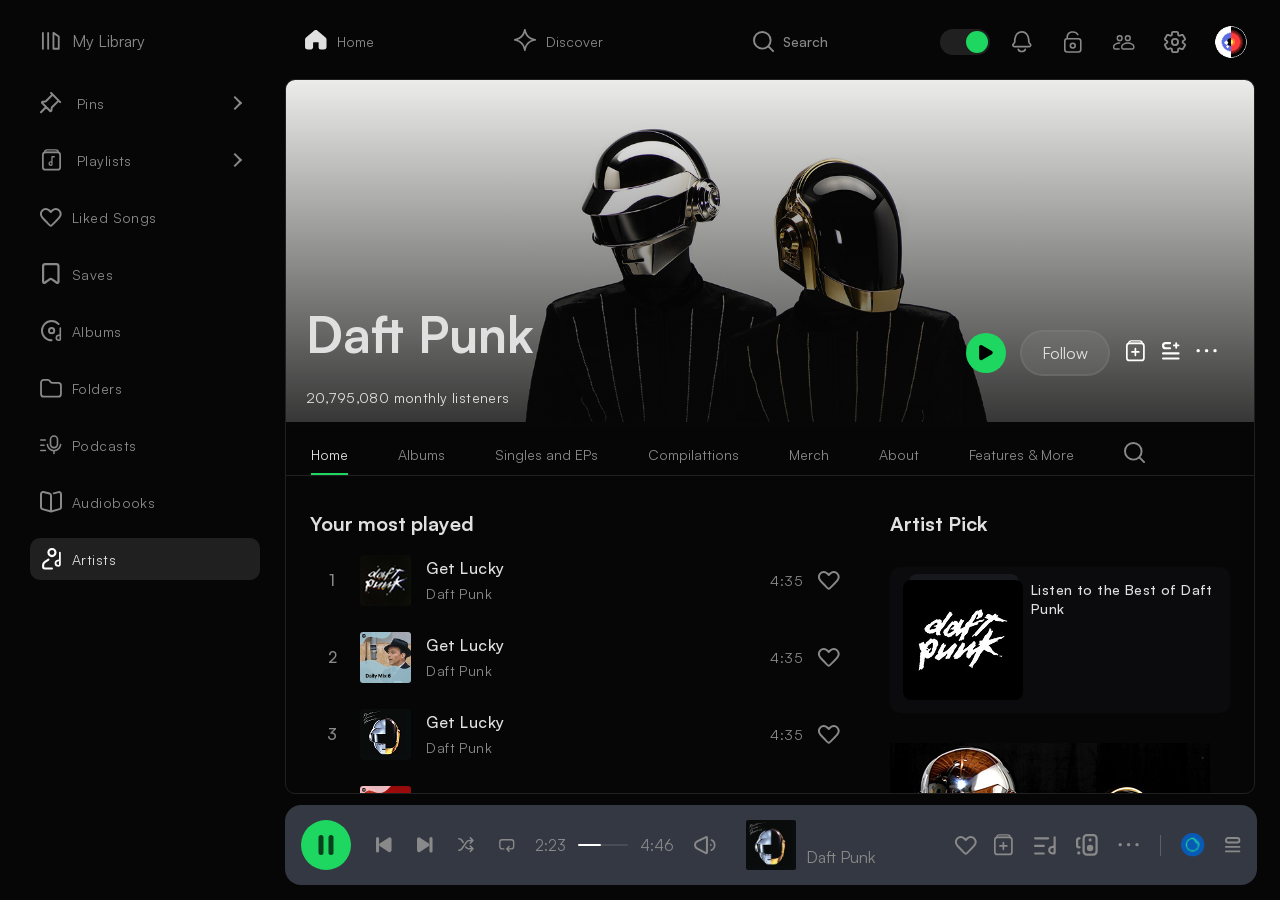
<file: pages/artist.html>
<!doctype html>
<html lang="en">

<head>
	<meta charset="UTF-8" />
	<meta name="viewport" content="width=device-width, initial-scale=1.0" />
	<meta name="description" content="This is Georgian Spotify Template" />
	<link rel="stylesheet" href="../assets/styles/style.css" />
	<link rel="icon" href="../assets/img/favicon.ico" type="image/x-icon" />
	<title>Artist - Georgian Spotify</title>
</head>

<body class="app">
	<header class="header">
		<div class="header-wrapper">
			<!-- desktop -->
			<nav class="navigation">
				<ul class="top-nav-ul left-ul">
					<li>
						<a href="../index.html">
							<div class="img-div">
								<i class="icons icon-home"></i>
							</div>
							Home
						</a>
					</li>
					<li>
						<a href="./discover.html">
							<div class="img-div">
								<i class="icons icon-discover"></i>
							</div>

							<span>Discover</span>
						</a>
					</li>
					<li>
						<form action="./search.html">
							<div class="img-div search-wrapper">
								<label for="search">
									<i class="icons icon-search"></i>
								</label>
								<input id="search" type="search" placeholder="Search" />
							</div>
						</form>
					</li>
				</ul>
			</nav>
			<nav class="side-nav top-nav">
				<ul class="top-nav-ul">
					<li>
						<div class="theme-toggle dark" id="theme-toggle"></div>
					</li>
					<li>
						<a href="#">
							<i class="icons icon-notification"></i>
						</a>
					</li>
					<li>
						<a href="#">
							<i class="icons icon-lock"></i>
						</a>
					</li>
					<li>
						<a href="#">
							<i class="icons icon-users"></i>
						</a>
					</li>
					<li>
						<a href="#">
							<i class="icons icon-settings"></i>
						</a>
					</li>
					<li class="no-hover">
						<a href="./profile.html">
							<img src="../assets/img/icons/user.svg" alt="Profile" />
						</a>
					</li>
				</ul>
			</nav>
		</div>
		<!-- Mobile navigation -->
		<nav class="mobile-nav">
			<a href="../index.html">
				<i class="icons icon-home-inactive icon-green"></i>
				Home
			</a>
			<a href="./discover.html">
				<i class="icons icon-discover icon-green"></i>
				Discover
			</a>
			<a href="./search.html">
				<i class="icons icon-search icon-green"></i>
				Search
			</a>
			<a href="./library.html">
				<i class="icons icon-library icon-green"></i>
				Library
			</a>
			<a href="./profile.html">
				<i class="icons icon-me icon-green"></i>
				Me
			</a>
		</nav>
	</header>
	<aside class="sidebar">
		<div class="sidebar-heading">
			<a href="./library.html"><i class="icons icon-library"></i> My Library</a>
		</div>
		<nav class="sidebar-menu">
			<ul>
				<li>
					<details class="nav__dropdown">
						<summary class="nav__link">
							<i class="icons icon-pin"></i>
							Pins
						</summary>
						<ul class="nav__sub">
							<li><a href="./album.html">Albums</a></li>
							<li>
								<a href="./artist.html">Artists</a>
							</li>
							<li>
								<a href="./playlist.html">Playlists</a>
							</li>
						</ul>
					</details>
				</li>
				<li>
					<details class="nav__dropdown">
						<summary class="nav__link">
							<i class="icons icon-playlist"></i>
							Playlists
						</summary>
						<ul class="nav__sub">
							<li><a href="./album.html">Albums</a></li>
							<li>
								<a href="./artist.html">Artists</a>
							</li>
							<li>
								<a href="./playlist.html">Playlists</a>
							</li>
						</ul>
					</details>
				</li>
				<li>
					<a href="./song.html">
						<i class="icons icon-hearth"></i>
						<span>Liked Songs</span>
					</a>
				</li>
				<li>
					<a href="#">
						<i class="icons icon-bookmark"></i>
						<span>Saves</span>
					</a>
				</li>
				<li>
					<a href="./album.html">
						<i class="icons icon-album"></i>
						<span>Albums</span>
					</a>
				</li>
				<li>
					<a href="#">
						<i class="icons icon-folder"></i>
						<span>Folders</span>
					</a>
				</li>
				<li>
					<a href="./podcast.html">
						<i class="icons icon-podcast"></i>
						<span>Podcasts</span>
					</a>
				</li>
				<li>
					<a href="#">
						<i class="icons icon-audiobook"></i>
						<span>Audiobooks</span>
					</a>
				</li>
				<li class="active">
					<a href="./artist.html">
						<i class="icons icon-artists"></i>
						<span>Artists</span>
					</a>
				</li>
			</ul>
		</nav>
	</aside>
	<main class="main artist">
		<div class="main-inner artist">
			<input type="radio" id="home" name="menu" checked />
			<input type="radio" id="about" name="menu" />
			<input type="radio" id="albums" name="menu" />
			<input type="radio" id="list" name="layout" />
			<input type="radio" id="grid" name="layout" checked />
			<header class="artist-cover-wrapper">
				<div class="artist-cover">
					<img src="../assets/img/artists/covers/cover_1.png" alt="Artist cover" />
				</div>
				<div class="artist-details">
					<div class="artist-heading">
						<span class="artist-name">Daft Punk</span>
						<span class="artist-listeners">20,795,080 monthly listeners</span>
					</div>
					<div class="artist-options">
						<span class="btn-green">
							<i class="icons icon-play-black icon-sm"></i>
						</span>
						<span class="btn follow">Follow</span>
						<span class="btn"><i class="icons icon-add-playlist icon-white"></i></span>
						<span class="btn"><i class="icons icon-queue icon-white"></i></span>
						<span class="btn"><i class="icons icon-dots icon-white"></i></span>
					</div>
				</div>
			</header>
			<nav class="artist-navigation">
				<ul>
					<li class="menu-item">
						<label for="home">Home</label>
					</li>
					<li class="menu-item">
						<label for="albums">Albums</label>
					</li>
					<li class="menu-item">Singles and EPs</li>
					<li class="menu-item">Compilattions</li>
					<li class="menu-item">Merch</li>
					<li class="menu-item">
						<label for="about">About</label>
					</li>
					<li class="menu-item">Features & More</li>
					<li class="menu-item">
						<a href="#"><i class="icons icon-search"></i></a>
					</li>
				</ul>
				<ul class="layout">
					<li>
						<label for="list"><i class="icons icon-sort-list"></i></label>
					</li>
					<li>
						<label for="grid"><i class="icons icon-sort-grid"></i></label>
					</li>
				</ul>
			</nav>
			<section class="section-wrapper home">
				<div class="artist-wrapper">
					<div class="artist-additional">
						<div class="artist-section">
							<div class="section-title">
								<h2>Your most played</h2>
							</div>
							<div class="artist-list">
								<div class="artist-songs-wrapper">
									<div class="songs-history">
										<span class="song-number">1</span>
										<span class="song-cover"><img src="../assets/img/covers/cover_20.png"
												alt="" /></span>
										<div class="song-author">
											<span class="song-name">Get Lucky</span>
											<span class="song-artist">Daft Punk</span>
										</div>
										<span class="song-duration">4:35</span>
										<span class="song-icon"><i class="icons icon-hearth"></i></span>
									</div>
									<div class="songs-history">
										<span class="song-number">2</span>
										<span class="song-cover"><img src="../assets/img/covers/cover_6.png"
												alt="" /></span>
										<div class="song-author">
											<span class="song-name">Get Lucky</span>
											<span class="song-artist">Daft Punk</span>
										</div>
										<span class="song-duration">4:35</span>
										<span class="song-icon"><i class="icons icon-hearth"></i></span>
									</div>
									<div class="songs-history">
										<span class="song-number">3</span>
										<span class="song-cover"><img src="../assets/img/covers/small_cover.png"
												alt="" /></span>
										<div class="song-author">
											<span class="song-name">Get Lucky</span>
											<span class="song-artist">Daft Punk</span>
										</div>
										<span class="song-duration">4:35</span>
										<span class="song-icon"><i class="icons icon-hearth"></i></span>
									</div>
									<div class="songs-history">
										<span class="song-number">4</span>
										<span class="song-cover"><img src="../assets/img/covers/cover_3.png"
												alt="" /></span>
										<div class="song-author">
											<span class="song-name">Get Lucky</span>
											<span class="song-artist">Daft Punk</span>
										</div>
										<span class="song-duration">4:35</span>
										<span class="song-icon"><i class="icons icon-hearth"></i></span>
									</div>
									<div class="songs-history">
										<span class="song-number">5</span>
										<span class="song-cover"><img src="../assets/img/covers/cover_7.png"
												alt="" /></span>
										<div class="song-author">
											<span class="song-name">Get Lucky</span>
											<span class="song-artist">Daft Punk</span>
										</div>
										<span class="song-duration">4:35</span>
										<span class="song-icon"><i class="icons icon-hearth"></i></span>
									</div>
								</div>
							</div>
						</div>
						<div class="artist-section">
							<div class="section-title">
								<h2>Popular</h2>
							</div>
							<div class="artist-list">
								<div class="artist-songs-wrapper">
									<div class="songs-history">
										<span class="song-number">1</span>
										<span class="song-cover"><img src="../assets/img/covers/cover_20.png"
												alt="" /></span>
										<div class="song-author">
											<span class="song-name">Get Lucky</span>
											<span class="song-artist">Daft Punk</span>
										</div>
										<span class="song-duration">4:35</span>
										<span class="song-icon"><i class="icons icon-hearth"></i></span>
									</div>
									<div class="songs-history">
										<span class="song-number">2</span>
										<span class="song-cover"><img src="../assets/img/covers/cover_6.png"
												alt="" /></span>
										<div class="song-author">
											<span class="song-name">Get Lucky</span>
											<span class="song-artist">Daft Punk</span>
										</div>
										<span class="song-duration">4:35</span>
										<span class="song-icon"><i class="icons icon-hearth"></i></span>
									</div>
									<div class="songs-history">
										<span class="song-number">3</span>
										<span class="song-cover"><img src="../assets/img/covers/small_cover.png"
												alt="" /></span>
										<div class="song-author">
											<span class="song-name">Get Lucky</span>
											<span class="song-artist">Daft Punk</span>
										</div>
										<span class="song-duration">4:35</span>
										<span class="song-icon"><i class="icons icon-hearth"></i></span>
									</div>
									<div class="songs-history">
										<span class="song-number">4</span>
										<span class="song-cover"><img src="../assets/img/covers/cover_3.png"
												alt="" /></span>
										<div class="song-author">
											<span class="song-name">Get Lucky</span>
											<span class="song-artist">Daft Punk</span>
										</div>
										<span class="song-duration">4:35</span>
										<span class="song-icon"><i class="icons icon-hearth"></i></span>
									</div>
									<div class="songs-history">
										<span class="song-number">5</span>
										<span class="song-cover"><img src="../assets/img/covers/cover_7.png"
												alt="" /></span>
										<div class="song-author">
											<span class="song-name">Get Lucky</span>
											<span class="song-artist">Daft Punk</span>
										</div>
										<span class="song-duration">4:35</span>
										<span class="song-icon"><i class="icons icon-hearth"></i></span>
									</div>
								</div>
							</div>
						</div>
					</div>
					<div class="artist-info">
						<div class="artist-heading">
							<div class="section-title">
								<h2>Artist Pick</h2>
							</div>
							<div class="artist-album">
								<div class="card-wide">
									<figure>
										<img src="../assets/img/covers/cover_22.png" class="card-image"
											alt="Cover photo" />
									</figure>
									<h3>Listen to the Best of Daft Punk</h3>
								</div>
							</div>
							<div class="about-album">
								<img src="../assets/img/covers/cover_21.png" class="about-album-cover" alt="" />
								<p class="album-description">
									As they evolved from '90s French house
									pioneers to 2000s dance tastemakers to
									mainstream heroes in the 2010s, Daft
									Punk remained one of dance music's most
									iconic acts...
								</p>
								<div class="album-tags">
									<a href="#" class="tag">Funk</a>
									<a href="#" class="tag">Electronic music</a>
									<a href="#" class="tag">Disco</a>
									<a href="#" class="tag">Soft Rock</a>
									<a href="#" class="tag">Progressive pop</a>
								</div>
							</div>
						</div>
					</div>
				</div>
			</section>
			<section class="section-wrapper albums">
				<div class="content-wrapper">
					<div class="artist-content grid-content">
						<article class="card stack">
							<figure>
								<img src="../assets/img/covers/cover_2.png" class="card-image" alt="Cover image 1" />
							</figure>
							<h3>
								Discover weekly <span class="red">50</span>
							</h3>
							<p>Your weekly mixtape of fresh music.</p>
						</article>
						<article class="card stack">
							<figure class="card__cover">
								<img src="../assets/img/covers/cover_1.png" class="card-image" alt="Cover image 1" />
							</figure>
							<h3>
								Discover weekly <span class="red">50</span>
							</h3>
							<p>Your weekly mixtape of fresh music.</p>
						</article>
						<article class="card stack">
							<figure>
								<img src="../assets/img/covers/cover_3.png" class="card-image" alt="Cover image 3" />
							</figure>
							<h3>
								Discover weekly <span class="red">50</span>
							</h3>
							<p>Your weekly mixtape of fresh music.</p>
						</article>
						<article class="card stack">
							<figure class="card__cover">
								<img src="../assets/img/covers/cover_1.png" class="card-image" alt="Cover image 1" />
							</figure>
							<h3>
								Discover weekly <span class="red">50</span>
							</h3>
							<p>Your weekly mixtape of fresh music.</p>
						</article>
						<article class="card stack">
							<figure>
								<img src="../assets/img/covers/cover_2.png" class="card-image" alt="Cover image 1" />
							</figure>
							<h3>
								Discover weekly <span class="red">50</span>
							</h3>
							<p>Your weekly mixtape of fresh music.</p>
						</article>
						<article class="card stack">
							<figure>
								<img src="../assets/img/covers/cover_3.png" class="card-image" alt="Cover image 3" />
							</figure>
							<h3>
								Discover weekly <span class="red">50</span>
							</h3>
							<p>Your weekly mixtape of fresh music.</p>
						</article>
						<article class="card stack">
							<figure class="card__cover">
								<img src="../assets/img/covers/cover_1.png" class="card-image" alt="Cover image 1" />
							</figure>
							<h3>
								Discover weekly <span class="red">50</span>
							</h3>
							<p>Your weekly mixtape of fresh music.</p>
						</article>
						<article class="card stack">
							<figure>
								<img src="../assets/img/covers/cover_2.png" class="card-image" alt="Cover image 1" />
							</figure>
							<h3>
								Discover weekly <span class="red">50</span>
							</h3>
							<p>Your weekly mixtape of fresh music.</p>
						</article>
						<article class="card stack">
							<figure>
								<img src="../assets/img/covers/cover_3.png" class="card-image" alt="Cover image 3" />
							</figure>
							<h3>
								Discover weekly <span class="red">50</span>
							</h3>
							<p>Your weekly mixtape of fresh music.</p>
						</article>
						<article class="card stack">
							<figure class="card__cover">
								<img src="../assets/img/covers/cover_1.png" class="card-image" alt="Cover image 1" />
							</figure>
							<h3>
								Discover weekly <span class="red">50</span>
							</h3>
							<p>Your weekly mixtape of fresh music.</p>
						</article>
						<article class="card stack">
							<figure>
								<img src="../assets/img/covers/cover_2.png" class="card-image" alt="Cover image 1" />
							</figure>
							<h3>
								Discover weekly <span class="red">50</span>
							</h3>
							<p>Your weekly mixtape of fresh music.</p>
						</article>
						<article class="card stack">
							<figure>
								<img src="../assets/img/covers/cover_3.png" class="card-image" alt="Cover image 3" />
							</figure>
							<h3>
								Discover weekly <span class="red">50</span>
							</h3>
							<p>Your weekly mixtape of fresh music.</p>
						</article>
					</div>

					<div class="artist-content list-content">
						<div class="artist-item">
							<div class="card stack">
								<figure class="card__cover">
									<img src="../assets/img/covers/cover_1.png" class="card-image"
										alt="Cover image 1" />
								</figure>
							</div>
							<div class="card-details">
								<div class="details-heading">
									<h2>Random Access Memories</h2>
									<i class="icons icon-arrow-right"></i>
								</div>
								<div class="details-timing">
									<span class="songs-year">2023</span>
									<span class="songs-count">22 songs</span>
									<span class="songs-duration">1 hr 14 min</span>
								</div>
								<div class="details-actions">
									<i class="icons icon-play-green icon-xl"></i>
									<i class="icons icon-shuffle"></i>
									<i class="icons icon-add-rounded"></i>
									<i class="icons icon-add-playlist"></i>
									<i class="icons icon-download-rounded"></i>
									<i class="icons icon-upload"></i>
									<i class="icons icon-dots"></i>
								</div>
							</div>
						</div>
						<div class="artist-item">
							<div class="card stack">
								<figure class="card__cover">
									<img src="../assets/img/covers/cover_2.png" class="card-image"
										alt="Cover image 1" />
								</figure>
							</div>
							<div class="card-details">
								<div class="details-heading">
									<h2>Random Access Memories</h2>
									<i class="icons icon-arrow-right"></i>
								</div>
								<div class="details-timing">
									<span class="songs-year">2023</span>
									<span class="songs-count">22 songs</span>
									<span class="songs-duration">1 hr 14 min</span>
								</div>
								<div class="details-actions">
									<i class="icons icon-play-green icon-xl"></i>
									<i class="icons icon-shuffle"></i>
									<i class="icons icon-add-rounded"></i>
									<i class="icons icon-add-playlist"></i>
									<i class="icons icon-download-rounded"></i>
									<i class="icons icon-upload"></i>
									<i class="icons icon-dots"></i>
								</div>
							</div>
						</div>
						<div class="artist-item">
							<div class="card stack">
								<figure class="card__cover">
									<img src="../assets/img/covers/cover_3.png" class="card-image"
										alt="Cover image 1" />
								</figure>
							</div>
							<div class="card-details">
								<div class="details-heading">
									<h2>Random Access Memories</h2>
									<i class="icons icon-arrow-right"></i>
								</div>
								<div class="details-timing">
									<span class="songs-year">2023</span>
									<span class="songs-count">22 songs</span>
									<span class="songs-duration">1 hr 14 min</span>
								</div>
								<div class="details-actions">
									<i class="icons icon-play-green icon-xl"></i>
									<i class="icons icon-shuffle"></i>
									<i class="icons icon-add-rounded"></i>
									<i class="icons icon-add-playlist"></i>
									<i class="icons icon-download-rounded"></i>
									<i class="icons icon-upload"></i>
									<i class="icons icon-dots"></i>
								</div>
							</div>
						</div>
						<div class="artist-item">
							<div class="card stack">
								<figure class="card__cover">
									<img src="../assets/img/covers/cover_4.png" class="card-image"
										alt="Cover image 1" />
								</figure>
							</div>
							<div class="card-details">
								<div class="details-heading">
									<h2>Random Access Memories</h2>
									<i class="icons icon-arrow-right"></i>
								</div>
								<div class="details-timing">
									<span class="songs-year">2023</span>
									<span class="songs-count">22 songs</span>
									<span class="songs-duration">1 hr 14 min</span>
								</div>
								<div class="details-actions">
									<i class="icons icon-play-green icon-xl"></i>
									<i class="icons icon-shuffle"></i>
									<i class="icons icon-add-rounded"></i>
									<i class="icons icon-add-playlist"></i>
									<i class="icons icon-download-rounded"></i>
									<i class="icons icon-upload"></i>
									<i class="icons icon-dots"></i>
								</div>
							</div>
						</div>
						<div class="artist-item">
							<div class="card stack">
								<figure class="card__cover">
									<img src="../assets/img/covers/cover_5.png" class="card-image"
										alt="Cover image 1" />
								</figure>
							</div>
							<div class="card-details">
								<div class="details-heading">
									<h2>Random Access Memories</h2>
									<i class="icons icon-arrow-right"></i>
								</div>
								<div class="details-timing">
									<span class="songs-year">2023</span>
									<span class="songs-count">22 songs</span>
									<span class="songs-duration">1 hr 14 min</span>
								</div>
								<div class="details-actions">
									<i class="icons icon-play-green icon-xl"></i>
									<i class="icons icon-shuffle"></i>
									<i class="icons icon-add-rounded"></i>
									<i class="icons icon-add-playlist"></i>
									<i class="icons icon-download-rounded"></i>
									<i class="icons icon-upload"></i>
									<i class="icons icon-dots"></i>
								</div>
							</div>
						</div>
						<div class="artist-item">
							<div class="card stack">
								<figure class="card__cover">
									<img src="../assets/img/covers/cover_6.png" class="card-image"
										alt="Cover image 1" />
								</figure>
							</div>
							<div class="card-details">
								<div class="details-heading">
									<h2>Random Access Memories</h2>
									<i class="icons icon-arrow-right"></i>
								</div>
								<div class="details-timing">
									<span class="songs-year">2023</span>
									<span class="songs-count">22 songs</span>
									<span class="songs-duration">1 hr 14 min</span>
								</div>
								<div class="details-actions">
									<i class="icons icon-play-green icon-xl"></i>
									<i class="icons icon-shuffle"></i>
									<i class="icons icon-add-rounded"></i>
									<i class="icons icon-add-playlist"></i>
									<i class="icons icon-download-rounded"></i>
									<i class="icons icon-upload"></i>
									<i class="icons icon-dots"></i>
								</div>
							</div>
						</div>
					</div>
				</div>
			</section>
			<section class="section-wrapper about">
				<div class="content-wrapper">
					<div class="about-content">
						<div class="about-badge">
							<div class="about-badge-covered">
								<span class="about-badge-number">#292</span>
								<span class="about-badge-description">in the world</span>
							</div>
						</div>
						<div class="about-description">
							<p>
								As they evolved from '90s French house
								pioneers to 2000s dance tastemakers to
								mainstream heroes in the 2010s, Daft Punk
								remained one of dance music's most iconic
								acts. With their early singles and 1997's
								instant-classic debut album Homework,
								Guy-Manuel de Homem-Christo and Thomas
								Bangalter quickly won acclaim for their
								skill at blending their beloved Chicago
								house and Detroit techno with pop, funk,
								indie rock, and hip-hop into nostalgic yet
								futuristic forms. Not content to just widen
								electronic music's popularity, on 2001's
								Discovery they reinvented the
								then-unfashionable sounds of mid-'80s soft
								rock and R&B into stylish tracks that also
								had a childlike wonder. Despite their
								sizable popularity, Daft Punk were never
								afraid to challenge their listeners, which
								they did with 2005's cold and dystopic Human
								After All. Even when they polarized their
								audience, there was never any doubt that
								they staged groundbreaking concerts, and the
								tour captured on Alive 2007 helped pave the
								way for arena-sized EDM, particularly in the
								U.S. With 2013's Random Access Memories, the
								duo once again looked to the past to create
								the future, borrowing from prog, disco, and
								a laid-back West Coast vibe that bucked the
								predominant trends in electronic music but
								still resonated with a wide audience. Daft
								Punk's influence reached further into the
								mainstream through collaborations with Kanye
								West and the Weeknd, and the duo's music was
								sampled by artists ranging from Missy
								Elliott to the Fall. Though they reinvented
								themselves continually, wherever Daft Punk
								went, the rest of pop music followed.
							</p>
							<p>
								After meeting in 1987 as students at Paris'
								Lycée Carnot secondary school, Bangalter and
								de Homem-Christo became friends and soon
								started making music together. In 1992, they
								formed the band Darlin'. Named after a Beach
								Boys song, the group featured Bangalter on
								bass, de Homem-Christo on guitar, and
								additional guitarist Laurent Brancowitz.
								Darlin's career was brief: The trio recorded
								a cover of their namesake song that
								appeared, along with an original song, on a
								various artists EP released by Stereolab's
								label Duophonic (the band also invited
								Darlin' to play some U.K. shows with them).
								Following a Melody Maker review that
								described Darlin's music as "a daft punky
								thrash," the band broke up. Bangalter and de
								Homem-Christo began experimenting with
								electronic music, taking their new project's
								name from that review and drawing
								inspiration from pioneers such as Todd
								Edwards, Juan Atkins, Kraftwerk, Frankie
								Knuckles, and many more.
							</p>
							<p>
								By September 1993, Daft Punk had readied a
								demo tape, which they gave
								to Soma co-founder Stuart MacMillan at a
								rave at EuroDisney. The label released the
								duo's debut single, "The New Wave," in April
								1994. Instantly hailed by the dance music
								press as the work of a new breed of house
								innovators, it was followed by May 1995's
								"Da Funk," the band's first true hit (the
								record sold 30,000 copies worldwide and saw
								thorough rinsings by everyone from Kris
								Needs to the Chemical Brothers). In 1996,
								the buzz around Daft Punk led them to sign
								with Virgin, and the label released the
								single "Da Funk"/"Musique" that year.
								Recorded and mixed at the duo's Paris studio
								Daft House, January 1997's debut album
								Homework -- named for Daft Punk's D.I.Y.
								aesthetic -- was a critical and commercial
								success. The album reached number three in
								France and stayed on the chart for over a
								year, while the singles "Da Funk," "Around
								the World," "Burnin'," and "Revolution 909"
								charted in France, the U.K., the U.S., and
								Australia. The duo supported the record with
								the Daftendirekt tour, while the Homework
								video collection D.A.F.T.: A Story about
								Dogs, Androids, Firemen and Tomatoes
								followed in 1999 and featured clips directed
								by Roman Coppola, Michel Gondry, and Spike
								Jonze.
							</p>
							<p>
								To follow their breakthrough debut album, de
								Homem-Christo and Bangalter reached back to
								their childhoods in the '70s and '80s and
								sought to fuse technology with humanity.
								Once again recorded at Daft House, March
								2001's Discovery incorporated disco and
								synth pop as well as house, garage, and R&B
								into a sleek, retro-futuristic sound that
								matched the robotic helmets and gloves the
								duo introduced with the release of the
								album. Featuring contributions from heroes
								such as Romanthony, Edwards, and DJ Sneak,
								Discovery was an even bigger hit than its
								predecessor. The album peaked at number two
								in France and the U.K., while the singles
								"One More Time," "Digital Love," "Harder,
								Faster, Better, Stronger," and "Face to
								Face" also charted in the U.K. and the U.S.
								That November saw the release of Alive 1997,
								an edit of the duo's Birmingham, England
								stop on the Daftendirekt tour. Daft Punk
								capped the Discovery era in 2003 with
								Interstella 5555: The 5tory of the 5ecret
								5tar 5ystem, an animated film they produced
								with anime and manga creator Leiji Matsumoto
								that used the album as its soundtrack.
							</p>
							<p>
								For Daft Punk's third album, the duo took a
								drastically different approach. Created in
								six weeks -- as opposed to the two years
								they spent making Discovery -- with a
								handful of gear that included an eight-track
								machine, March 2005's Human After All was a
								deliberately raw, stark set of songs
								inspired by George Orwell's Nineteen
								Eighty-Four. Though its cold, repetitive
								feel drew polarized reactions, the album
								fared well commercially: Human After All
								reached number three in France, was a Top
								Ten hit in the U.K., and hit number one on
								the Billboard Top Dance/Electronic Albums
								chart in the U.S. The set was also nominated
								for Best Electronic/Dance Album at the 2006
								Grammy Awards. Shortly after its release,
								Human After All [Remixes] collected
								reworkings by Soulwax, Digitalism, and Erol
								Alkan among others.
							</p>
							<p>
								April 2006 saw the arrival of Musique, Vol.
								1: 1993-2005, a compilation of the duo's
								best-known songs and remixes accompanied by
								the videos for Human After All's singles.
								That May, Daft Punk premiered their film
								Electroma at the Director's Fortnight at
								that year's Cannes Film Festival. An
								experimental sci-fi film about a pair of
								robots seeking to become human, it began as
								the video for Human After All's title track
								before expanding into a feature film (unlike
								Interstella 5555, the movie did not feature
								any of Daft Punk's music). Initially earning
								mixed reviews, over time Electroma won a
								cult audience. That year, the duo embarked
								on the Alive tour, which lasted through 2007
								and featured some of Daft Punk's most
								ambitiously staged live sets. Appearing in
								November 2007, Alive 2007 documented the
								tour. Early in 2009, the album and its
								single "Harder, Better, Faster, Stronger"
								won Grammy Awards.
							</p>
							<p>
								Daft Punk returned with new music in
								November 2010 in the form of the score to
								Joseph Kosinski's feature film Tron: Legacy.
								A collaboration with Joseph Trapanese, who
								arranged and orchestrated the pair's
								compositions, it featured an 85-piece
								orchestra as well as Daft Punk's signature
								electronics. Bangalter and de Homem-Christo
								also appeared in the film in a brief cameo.
								The soundtrack eventually reached number
								four on the Billboard 200 Albums chart in
								the U.S. and was nominated for a Best Score
								Soundtrack Album for Visual Media Grammy
								Award. Also in 2010, the duo were admitted
								into the Ordre des Arts et des Lettres, with
								de Homem-Christo and Bangalter each
								receiving the rank of Chevalier. The
								following year saw the April release of the
								remix album Tron: Legacy Reconfigured, while
								that September's compilation Soma Records:
								20 Years featured the track "Drive," an
								early recording that was believed to be
								lost.
							</p>
							<p>
								For their fourth album, Daft Punk once again
								took a different creative tack. Seeking a
								breezy feel informed by Fleetwood Mac, the
								Eagles, and Jean Michel Jarre, the duo
								emphasized live instrumentation and
								collaborated with artists including Nile
								Rodgers, Paul Williams, Giorgio Moroder,
								and Panda Bear. Pharrell Williams appeared
								on the single "Get Lucky," which preceded
								the release of the full-length Random Access
								Memories in May 2013. Recorded in
								California, New York City, and Paris and
								spanning disco, prog, and indie influences,
								the album became one of Daft Punk's biggest
								successes. It topped the charts in over 20
								countries including the U.S., where it
								became the duo's first number one album and
								was eventually certified platinum. It also
								won Grammy Awards for Best Dance/Electronica
								Album, Album of the Year, and Best
								Engineered Album, Non-Classical. "Get Lucky"
								hit number one in over 30 countries and
								earned Grammys for Best Pop Duo/Group
								Performance and Record of the Year. That
								year, Daft Punk also co-produced Kanye
								West's critically acclaimed album Yeezus,
								and worked on tracks including the single
								"Black Skinhead." In 2014, the duo appeared
								on Pharrell's album G I R L and collaborated
								with Jay-Z on the song "Computerized." A
								2015 documentary titled Daft Punk Unchained
								charted their history from the '90s into the
								2010s, featuring interviews
								with Rodgers, Pharrell, and West, among
								others. In turn, the duo appeared in that
								year's Rodgers documentary Nile Rodgers:
								From Disco to Daft Punk.
							</p>
							<p>
								During the latter half of the 2010s, Daft
								Punk remained active. They teamed up
								with the Weeknd's Abel Tesfaye on a pair of
								songs from his 2016 album Starboy, including
								the chart-topping title track. The following
								year, the duo performed with the Weeknd at
								the 59th Annual Grammy Awards; later in
								2017, they co-wrote and produced Parcels'
								"Overnight." During this time, Daft Punk's
								members also worked on separate
								projects. Bangalter co-produced Arcade
								Fire's 2017 album Everything Now and
								contributed pieces to the soundtrack to
								Gaspar Noé's 2018 film Climax, while de
								Homem-Christo co-wrote and produced tracks
								for Charlotte Gainsbourg's 2017 album Rest
								and the Weeknd's 2018 EP My Dear
								Melancholy,. In 2019, Daft Punk were
								featured in the Philharmonie de Paris'
								exhibition Electro, which traced the history
								of electronic music and its influence on
								visual arts. In February 2021, the duo
								disbanded, spreading the news with a YouTube
								video that featured scenes from the end of
								Electroma. To commemorate the tenth
								anniversary of Random Access Memories in
								2023, Daft Punk issued a pair of re-releases
								of the album. In May, a deluxe edition of
								the album featuring unreleased demos
								(including "Infinity Repeating," which
								featured Julian Casablancas & the Voidz),
								outtakes and the version of "Touch" that
								soundtracked the duo's breakup announcement
								appeared. The reissue topped the Billboard
								Dance/Electronic Albums Chart and reached
								the Top Ten of the Billboard 200 Albums
								Chart. That November saw the release of a
								drumless version of the album. ~ Heather
								Phares & Sean Cooper, Rovi
							</p>
						</div>
						<div class="about-statistics">
							<div class="statistics-item">
								<span class="statistics-head">9,868,787</span>
								<span class="statistics-text">Followers</span>
							</div>
							<div class="statistics-item">
								<span class="statistics-head">22,430,353</span>
								<span class="statistics-text">Monthly Listeners</span>
							</div>
							<div class="statistics-item">
								<span class="statistics-head">Paris, FR</span>
								<span class="statistics-text">391,036 listeners</span>
							</div>
							<div class="statistics-item">
								<span class="statistics-head">Mexico City, MX</span>
								<span class="statistics-text">367,878 listeners</span>
							</div>
							<div class="statistics-item">
								<span class="statistics-head">Santiago, CL</span>
								<span class="statistics-text">327,816 listeners</span>
							</div>
							<div class="statistics-item">
								<span class="statistics-head">London, GB</span>
								<span class="statistics-text">274,515 listeners</span>
							</div>
							<div class="statistics-item">
								<span class="statistics-head">Bogotá, CO</span>
								<span class="statistics-text">251,175 listeners</span>
							</div>
						</div>
					</div>
				</div>
			</section>
		</div>
	</main>
	<aside class="activity">
		<div class="main-inner">
			<section class="section-wrapper">
				<div class="content-wrapper">
					<div class="section-title">
						<h4>Friends Activity</h4>
						<div class="slide-controls">
							<a href="#"><i class="icons icon-add-friend"></i></a>
							<a href="#"><i class="icons icon-close"></i></a>
						</div>
					</div>
					<div class="activity-content">
						<div class="activity-details">
							<div class="activity-icon">
								<img src="../assets/img/users/user_1.png" alt="" />
							</div>
							<div class="activity-summary">
								<span class="title">FriendlyMusicListener</span>
								<div class="description">
									<div class="activity-time now">
										<span class="now-bar"></span>
									</div>
									<div class="artist-information">
										<span class="album">Goosebumps
										</span>
										<span class="artist">Travis Scott</span>
									</div>
								</div>
							</div>
						</div>
						<div class="activity-details">
							<div class="activity-icon">
								<img src="../assets/img/users/user_2.png" alt="" />
							</div>
							<div class="activity-summary">
								<span class="title">AverageMusicEnjoyer</span>
								<div class="description">
									<div class="activity-time now">
										<span class="now-bar"></span>
									</div>
									<div class="artist-information">
										<span class="album">Get Lucky
										</span>
										<span class="artist">Daft Punk</span>
									</div>
								</div>
							</div>
						</div>
						<div class="activity-details">
							<div class="activity-icon">
								<img src="../assets/img/users/user_3.png" alt="" />
							</div>
							<div class="activity-summary">
								<span class="title">MusicEnthusiast</span>
								<div class="description">
									<div class="activity-time">
										<span>1h</span>
									</div>
									<div class="artist-information">
										<span class="album">would he </span>
										<span class="artist">joji</span>
									</div>
								</div>
							</div>
						</div>
						<div class="activity-details">
							<div class="activity-icon">
								<img src="../assets/img/users/user_4.png" alt="" />
							</div>
							<div class="activity-summary">
								<span class="title">IListenToMusic56</span>
								<div class="description">
									<div class="activity-time">
										<span>6h</span>
									</div>
									<div class="artist-information">
										<span class="album">Rockstar </span>
										<span class="artist">Post Malone</span>
									</div>
								</div>
							</div>
						</div>
					</div>
				</div>
			</section>
		</div>
	</aside>
	<footer class="player">
		<div class="player-wrapper player-left">
			<img src="../assets/img/albums/album_1.png" alt="Daft Punk" />

			<div class="music-title-author-wrapper">
				<a href="./now-playing-text.html" class="scrolling-text">Get Lucky (feat. Pharrell Williams and Nile
					Rodgers)</a>
				<a href="./now-playing.html" class="scrolling-text-band">Daft Punk</a>
			</div>
		</div>

		<div class="player-icons">
			<i class="icons icon-add-playlist icon-sm"></i>
			<img src="../assets/img/icons/player/play.svg" alt="play" class="play" />
		</div>

		<div class="music-progress-bar"></div>

		<div class="advanced-player player-center">
			<div class="advanced-player-wrapper">
				<div class="stop-button-wrapper">
					<img src="../assets/img/icons/player/pause.svg" alt="pause" class="pause" />
				</div>
				<i class="icons icon-prev icon-sm"></i>
				<i class="icons icon-next icon-sm"></i>
				<i class="icons icon-shuffle icon-sm"></i>
				<i class="icons icon-repeat icon-sm"></i>
			</div>

			<div class="advanced-player-music-time-line">
				<p>2:23</p>
				<div class="advanced-music-progress-bar"></div>
				<p>4:46</p>
			</div>

			<i class="icons icon-volume"></i>
		</div>

		<div class="advanced-player-icons player-right">
			<div class="wrapper-icons">
				<i class="icons icon-hearth"></i>
				<i class="icons icon-add-playlist"></i>
			</div>
			<a href="./now-playing-music-section.html"><i class="icons icon-list"></i></a>
			<i class="icons icon-devices"></i>
			<i class="icons icon-dots"></i>
			<hr />
			<i class="icons icon-player_blue_icon icon-md"></i>
			<i class="icons icon-order icon-sm"></i>
		</div>
	</footer>
	<script src="../assets/js/main.js"></script>
</body>

</html>
</file>
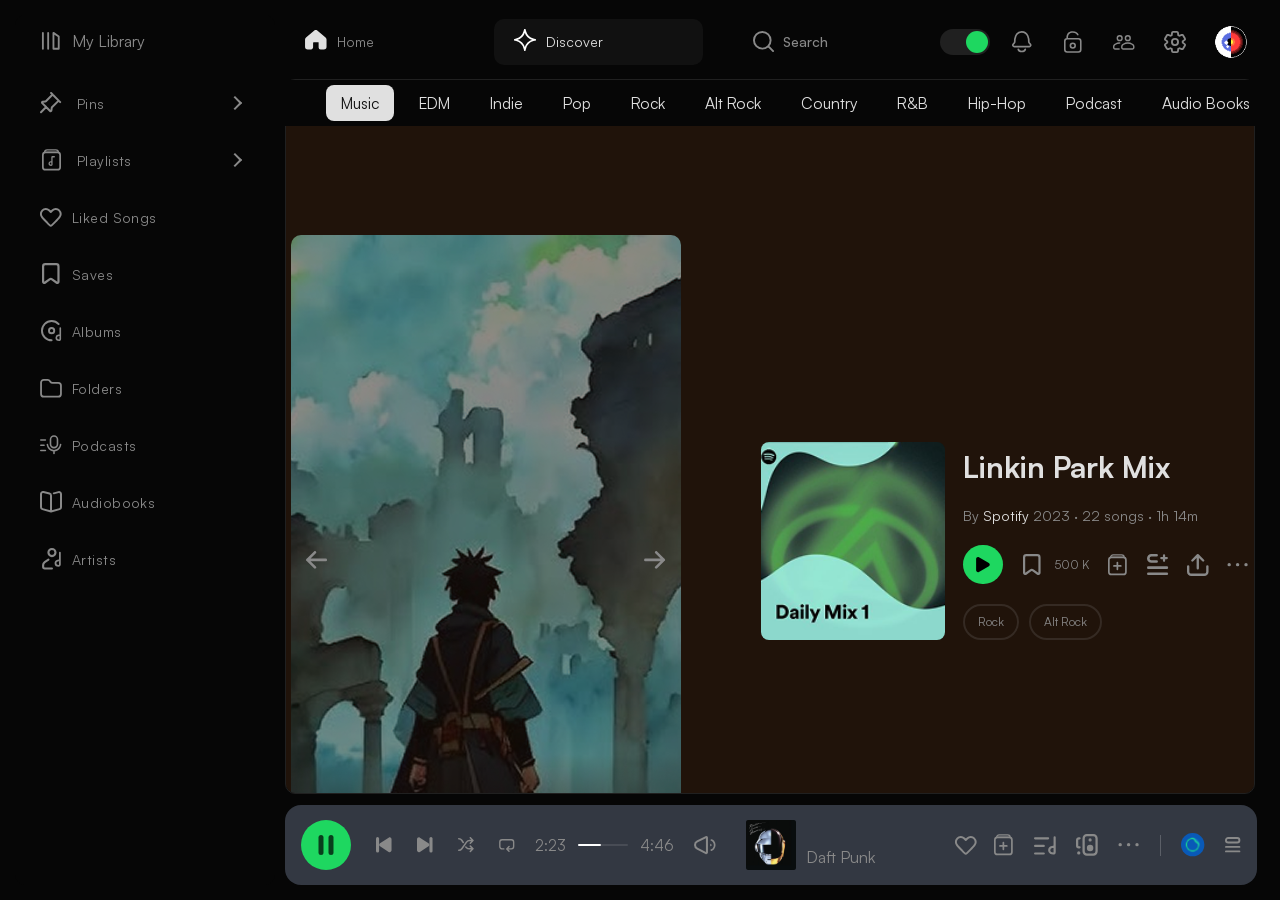
<file: pages/discover.html>
<!doctype html>
<html lang="en">

<head>
	<meta charset="UTF-8" />
	<meta name="viewport" content="width=device-width, initial-scale=1.0" />
	<meta name="description" content="This is Georgian Spotify Template" />
	<link rel="stylesheet" href="../assets/styles/style.css" />
	<link rel="icon" href="../assets/img/favicon.ico" type="image/x-icon" />
	<title>Discover - Georgian Spotify</title>
</head>

<body class="app discover">
	<header class="header">
		<div class="header-wrapper">
			<!-- desktop -->
			<nav class="navigation">
				<ul class="top-nav-ul left-ul">
					<li>
						<a href="../index.html">
							<div class="img-div">
								<i class="icons icon-home"></i>
							</div>
							Home
						</a>
					</li>
					<li>
						<a class="active" href="./discover.html">
							<div class="img-div">
								<i class="icons icon-discover"></i>
							</div>

							<span>Discover</span>
						</a>
					</li>
					<li>
						<form action="./search.html">
							<div class="img-div search-wrapper">
								<label for="search">
									<i class="icons icon-search"></i>
								</label>
								<input id="search" type="search" placeholder="Search" />
							</div>
						</form>
					</li>
				</ul>
			</nav>
			<nav class="side-nav top-nav">
				<ul class="top-nav-ul">
					<li>
						<div class="theme-toggle dark" id="theme-toggle"></div>
					</li>
					<li>
						<a href="#">
							<i class="icons icon-notification"></i>
						</a>
					</li>
					<li>
						<a href="#">
							<i class="icons icon-lock"></i>
						</a>
					</li>
					<li>
						<a href="#">
							<i class="icons icon-users"></i>
						</a>
					</li>
					<li>
						<a href="#">
							<i class="icons icon-settings"></i>
						</a>
					</li>
					<li class="no-hover">
						<a href="./profile.html">
							<img src="../assets/img/icons/user.svg" alt="Profile" />
						</a>
					</li>
				</ul>
			</nav>
		</div>
		<!-- Mobile navigation -->
		<nav class="mobile-nav">
			<a href="../index.html">
				<i class="icons icon-home-inactive icon-green"></i>
				Home
			</a>
			<a class="active" href="./discover.html">
				<i class="icons icon-discover icon-green"></i>
				Discover
			</a>
			<a href="./search.html">
				<i class="icons icon-search icon-green"></i>
				Search
			</a>
			<a href="./library.html">
				<i class="icons icon-library icon-green"></i>
				Library
			</a>
			<a href="./profile.html">
				<i class="icons icon-me icon-green"></i>
				Me
			</a>
		</nav>
	</header>
	<aside class="sidebar">
		<div class="sidebar-heading">
			<a href="./library.html"><i class="icons icon-library"></i> My Library</a>
		</div>
		<nav class="sidebar-menu">
			<ul>
				<li>
					<details class="nav__dropdown">
						<summary class="nav__link">
							<i class="icons icon-pin"></i>
							Pins
						</summary>
						<ul class="nav__sub">
							<li><a href="./album.html">Albums</a></li>
							<li>
								<a href="./artist.html">Artists</a>
							</li>
							<li>
								<a href="./playlist.html">Playlists</a>
							</li>
						</ul>
					</details>
				</li>
				<li>
					<details class="nav__dropdown">
						<summary class="nav__link">
							<i class="icons icon-playlist"></i>
							Playlists
						</summary>
						<ul class="nav__sub">
							<li><a href="./album.html">Albums</a></li>
							<li>
								<a href="./artist.html">Artists</a>
							</li>
							<li>
								<a href="./playlist.html">Playlists</a>
							</li>
						</ul>
					</details>
				</li>
				<li>
					<a href="./song.html">
						<i class="icons icon-hearth"></i>
						<span>Liked Songs</span>
					</a>
				</li>
				<li>
					<a href="#">
						<i class="icons icon-bookmark"></i>
						<span>Saves</span>
					</a>
				</li>
				<li>
					<a href="./album.html">
						<i class="icons icon-album"></i>
						<span>Albums</span>
					</a>
				</li>
				<li>
					<a href="#">
						<i class="icons icon-folder"></i>
						<span>Folders</span>
					</a>
				</li>
				<li>
					<a href="./podcast.html">
						<i class="icons icon-podcast"></i>
						<span>Podcasts</span>
					</a>
				</li>
				<li>
					<a href="#">
						<i class="icons icon-audiobook"></i>
						<span>Audiobooks</span>
					</a>
				</li>
				<li>
					<a href="./artist.html">
						<i class="icons icon-artists"></i>
						<span>Artists</span>
					</a>
				</li>
			</ul>
		</nav>
	</aside>
	<main class="main main-discover no-pd">
		<div class="main-inner no-pd">
			<header class="discover-filters-wrapper">
				<!-- Discover Desktop nav bar -->
				<div class="filters-nav hide-mob">
					<nav class="radio-nav-desk">
						<ul>
							<li><a href="#" class="active">Music</a></li>
							<li><a href="#">EDM</a></li>
							<li><a href="#">Indie</a></li>
							<li><a href="#">Pop</a></li>
							<li><a href="#">Rock</a></li>
							<li><a href="#">Alt Rock</a></li>
							<li><a href="#">Country</a></li>
							<li><a href="#">R&B</a></li>
							<li><a href="#">Hip-Hop</a></li>
							<li><a href="#">Podcast</a></li>
							<li><a href="#">Audio Books</a></li>
						</ul>
					</nav>
				</div>
				<!-- Discover page Mobile Navbar -->
				<div class="mobile-filters">
					<div class="radio-nav">
						<input type="radio" name="genre" id="audioBooks" />
						<label for="audioBooks">Audio Books</label>

						<input type="radio" name="genre" id="podcast" />
						<label for="podcast">Podcast</label>

						<input type="radio" name="genre" id="music" />
						<label for="music">Music</label>

						<input type="radio" name="genre" id="edm" />
						<label for="edm">EDM</label>

						<input type="radio" name="genre" id="indie" />
						<label for="indie">Indie</label>

						<input type="radio" name="genre" id="pop" />
						<label for="pop">Pop</label>

						<input type="radio" name="genre" id="rock" />
						<label for="rock">Rock</label>

						<input type="radio" name="genre" id="altRock" />
						<label for="altRock">Alt Rock</label>

						<input type="radio" name="genre" id="country" />
						<label for="country">Country</label>

						<input type="radio" name="genre" id="rb" />
						<label for="rb">R&B</label>

						<input type="radio" name="genre" id="hiphop" />
						<label for="hiphop">Hip-Hop</label>
					</div>
				</div>
			</header>

			<!-- Desktop wrapper -->
			<section class="section-wrapper-discover">
				<div class="content-container">
					<div class="song-container">
						<a class="scroll-left" href="#">
							<i class="icons icon-arrow-left"></i>
						</a>
						<img class="main-img" src="../assets/img/discover/Linkin-Park-Mix.jpg" alt="Linkin Park Mix" />
						<a class="scroll-right" href="#">
							<i class="icons icon-arrow-right-big"></i>
						</a>
						<div class="scrolls-desktop">
							<div class="scroll-bar"></div>
							<div class="scroll-bar"></div>
							<div class="scroll-bar"></div>
							<div class="scroll-bar"></div>
						</div>
					</div>
					<div class="description-wrapper">
						<article class="description-container">
							<figure>
								<img class="song-img" src="../assets/img/covers/cover_2.png" alt="Linkin Park Mix" />
							</figure>
							<div class="description">
								<h2>Linkin Park Mix</h2>
								<p>
									By <span>Spotify</span> 2023 &middot; 22
									songs &middot; 1h 14m
								</p>
								<ul class="buttons">
									<li>
										<button class="play-btn">
											<i class="icons icon-play-black icon-sm"></i>
										</button>
									</li>
									<li>
										<button class="icon-btn">
											<i class="icons icon-bookmark"></i>
											500 K
										</button>
									</li>
									<li>
										<button class="icon-btn">
											<i class="icons icon-add-playlist"></i>
										</button>
									</li>
									<li>
										<button class="icon-btn">
											<i class="icons icon-add-album"></i>
										</button>
									</li>
									<li>
										<button class="icon-btn">
											<i class="icons icon-upload"></i>
										</button>
									</li>
									<li>
										<button class="icon-btn">
											<i class="icons icon-dots"></i>
										</button>
									</li>
								</ul>
								<ul class="genres">
									<li>Rock</li>
									<li>Alt Rock</li>
								</ul>
							</div>
						</article>
					</div>
				</div>
				<div class="content-container">
					<div class="song-container">
						<a class="scroll-left" href="#">
							<i class="icons icon-arrow-left"></i>
						</a>

						<img class="main-img" src="../assets/img/discover/get-Lucky.jpg" alt="Duft-punk Mix" />
						<a class="scroll-right" href="#">
							<i class="icons icon-arrow-right-big"></i>
						</a>
						<div class="scrolls-desktop">
							<div class="scroll-bar"></div>
							<div class="scroll-bar"></div>
							<div class="scroll-bar"></div>
						</div>
					</div>
					<div class="description-wrapper">
						<article class="description-container">
							<figure>
								<img class="song-img" src="../assets/img/covers/cover_12.png" alt="Daft Punk Mix" />
							</figure>
							<div class="description">
								<h2>Daft Punk Mix</h2>
								<p>
									By <span>Daft Punk</span> 2013 &middot;
									6:05
								</p>
								<ul class="buttons">
									<li>
										<button class="play-btn">
											<i class="icons icon-play-black icon-sm"></i>
										</button>
									</li>
									<li>
										<button class="icon-btn">
											<i class="icons icon-bookmark"></i>
											500 K
										</button>
									</li>
									<li>
										<button class="icon-btn">
											<i class="icons icon-add-playlist"></i>
										</button>
									</li>
									<li>
										<button class="icon-btn">
											<i class="icons icon-add-album"></i>
										</button>
									</li>
									<li>
										<button class="icon-btn">
											<i class="icons icon-upload"></i>
										</button>
									</li>
									<li>
										<button class="icon-btn">
											<i class="icons icon-dots"></i>
										</button>
									</li>
								</ul>
								<ul class="genres">
									<li>Rock</li>
									<li>Alt Rock</li>
								</ul>
							</div>
						</article>
					</div>
				</div>
				<div class="content-container">
					<div class="song-container">
						<a class="scroll-left" href="#">
							<i class="icons icon-arrow-left"></i>
						</a>

						<img class="main-img" src="../assets/img/discover/get-Lucky.jpg" alt="Duft-punk Mix" />
						<a class="scroll-right" href="#">
							<i class="icons icon-arrow-right-big"></i>
						</a>
						<div class="scrolls-desktop">
							<div class="scroll-bar"></div>
							<div class="scroll-bar"></div>
							<div class="scroll-bar"></div>
						</div>
					</div>
					<div class="description-wrapper">
						<article class="description-container">
							<figure>
								<img class="song-img" src="../assets/img/covers/cover_12.png" alt="Daft Punk Mix" />
							</figure>
							<div class="description">
								<h2>Daft Punk Mix</h2>
								<p>
									By <span>Daft Punk</span> 2013 &middot;
									6:05
								</p>
								<ul class="buttons">
									<li>
										<button class="play-btn">
											<i class="icons icon-play-black icon-sm"></i>
										</button>
									</li>
									<li>
										<button class="icon-btn">
											<i class="icons icon-bookmark"></i>
											500 K
										</button>
									</li>
									<li>
										<button class="icon-btn">
											<i class="icons icon-add-playlist"></i>
										</button>
									</li>
									<li>
										<button class="icon-btn">
											<i class="icons icon-add-album"></i>
										</button>
									</li>
									<li>
										<button class="icon-btn">
											<i class="icons icon-upload"></i>
										</button>
									</li>
									<li>
										<button class="icon-btn">
											<i class="icons icon-dots"></i>
										</button>
									</li>
								</ul>
								<ul class="genres">
									<li>Rock</li>
									<li>Alt Rock</li>
								</ul>
							</div>
						</article>
					</div>
				</div>
				<div class="content-container">
					<div class="song-container">
						<a class="scroll-left" href="#">
							<i class="icons icon-arrow-left"></i>
						</a>
						<img class="main-img" src="../assets/img/discover/Linkin-Park-Mix.jpg" alt="Linkin Park Mix" />
						<a class="scroll-right" href="#">
							<i class="icons icon-arrow-right-big"></i>
						</a>
						<div class="scrolls-desktop">
							<div class="scroll-bar"></div>
						</div>
					</div>
					<div class="description-wrapper">
						<article class="description-container">
							<figure>
								<img class="song-img" src="../assets/img/covers/cover_2.png" alt="Linkin Park Mix" />
							</figure>
							<div class="description">
								<h2>Linkin Park Mix</h2>
								<p>
									By <span>Spotify</span> 2023 &middot; 22
									songs &middot; 1h 14m
								</p>
								<ul class="buttons">
									<li>
										<button class="play-btn">
											<i class="icons icon-play-black icon-sm"></i>
										</button>
									</li>
									<li>
										<button class="icon-btn">
											<i class="icons icon-bookmark"></i>
											500 K
										</button>
									</li>
									<li>
										<button class="icon-btn">
											<i class="icons icon-add-playlist"></i>
										</button>
									</li>
									<li>
										<button class="icon-btn">
											<i class="icons icon-add-album"></i>
										</button>
									</li>
									<li>
										<button class="icon-btn">
											<i class="icons icon-upload"></i>
										</button>
									</li>
									<li>
										<button class="icon-btn">
											<i class="icons icon-dots"></i>
										</button>
									</li>
								</ul>
								<ul class="genres">
									<li>Rock</li>
									<li>Alt Rock</li>
								</ul>
							</div>
						</article>
					</div>
				</div>
				<div class="content-container">
					<div class="song-container">
						<a class="scroll-left" href="#">
							<i class="icons icon-arrow-left"></i>
						</a>

						<img class="main-img" src="../assets/img/discover/get-Lucky.jpg" alt="Duft-punk Mix" />
						<a class="scroll-right" href="#">
							<i class="icons icon-arrow-right-big"></i>
						</a>
						<div class="scrolls-desktop">
							<div class="scroll-bar"></div>
							<div class="scroll-bar"></div>
						</div>
					</div>
					<div class="description-wrapper">
						<article class="description-container">
							<figure>
								<img class="song-img" src="../assets/img/covers/cover_12.png" alt="Daft Punk Mix" />
							</figure>
							<div class="description">
								<h2>Daft Punk Mix</h2>
								<p>
									By <span>Daft Punk</span> 2013 &middot;
									6:05
								</p>
								<ul class="buttons">
									<li>
										<button class="play-btn">
											<i class="icons icon-play-black icon-sm"></i>
										</button>
									</li>
									<li>
										<button class="icon-btn">
											<i class="icons icon-bookmark"></i>
											500 K
										</button>
									</li>
									<li>
										<button class="icon-btn">
											<i class="icons icon-add-playlist"></i>
										</button>
									</li>
									<li>
										<button class="icon-btn">
											<i class="icons icon-add-album"></i>
										</button>
									</li>
									<li>
										<button class="icon-btn">
											<i class="icons icon-upload"></i>
										</button>
									</li>
									<li>
										<button class="icon-btn">
											<i class="icons icon-dots"></i>
										</button>
									</li>
								</ul>
								<ul class="genres">
									<li>Rock</li>
									<li>Alt Rock</li>
								</ul>
							</div>
						</article>
					</div>
				</div>
			</section>
			<!-- Mobile container for -->
			<section class="mobile-wrapper">
				<div class="content-wrapper">
					<aside class="right-fixed">
						<div class="block relative">
							<img class="main-img" src="../assets/img/discover/grn-img.svg" alt="Album img" />
							<a class="add-symbol" href="#">
								<i class="icons icon-plus icon-xxxs"></i>
							</a>
							<span>8 M</span>
						</div>
						<div class="block">
							<a href="#" class="icon-parent">
								<i class="icons icon-bookmark"></i>
							</a>
							<span>500 K</span>
						</div>
						<div class="block">
							<a href="#" class="icon-parent">
								<i class="icons icon-add-music"></i>
							</a>
						</div>
						<div class="block">
							<a href="#" class="icon-parent">
								<i class="icons icon-upload"></i>
							</a>
						</div>
						<div class="block">
							<a href="#" class="icon-parent">
								<i class="icons icon-dots"></i>
							</a>
						</div>
					</aside>
					<div class="bottom-container">
						<div class="genre">
							<span>Rock</span>
							<span>Alt Rock</span>
						</div>
						<div class="music">
							<a href="#">
								<img src="../assets/img/covers/cover_2.png" alt="Album" />
							</a>
							<div class="description">
								<h6>Linkin Park Mix</h6>
								<span>Spotify</span>
							</div>
						</div>
						<div class="scrolls">
							<div class="scroll-bar"></div>
							<div class="scroll-bar"></div>
						</div>
					</div>
				</div>
				<div class="content-wrapper">
					<aside class="right-fixed">
						<div class="block relative">
							<img class="main-img" src="../assets/img/discover/daft-punk.svg" alt="Album img" />
							<a class="add-symbol" href="#">
								<i class="icons icon-plus icon-xxxs"></i>
							</a>
							<span>8 M</span>
						</div>
						<div class="block">
							<a href="#" class="icon-parent">
								<i class="icons icon-bookmark"></i>
							</a>
							<span>500 K</span>
						</div>
						<div class="block">
							<a href="#" class="icon-parent">
								<i class="icons icon-add-music"></i>
							</a>
						</div>
						<div class="block">
							<a href="#" class="icon-parent">
								<i class="icons icon-upload"></i>
							</a>
						</div>
						<div class="block">
							<a href="#" class="icon-parent">
								<i class="icons icon-dots"></i>
							</a>
						</div>
					</aside>
					<div class="bottom-container">
						<div class="genre">
							<span>Rock</span>
							<span>Alt Rock</span>
						</div>
						<div class="music">
							<a href="#">
								<img src="../assets/img/covers/small_cover.png" alt="Album" />
							</a>
							<div class="description">
								<h6>Get Lucky</h6>
								<span>Duft Punk</span>
							</div>
						</div>
						<div class="scrolls">
							<div class="scroll-bar"></div>
							<div class="scroll-bar"></div>
							<div class="scroll-bar"></div>
						</div>
					</div>
				</div>
				<div class="content-wrapper">
					<aside class="right-fixed">
						<div class="block relative">
							<img class="main-img" src="../assets/img/discover/daft-punk.svg" alt="Album img" />
							<a class="add-symbol" href="#">
								<i class="icons icon-plus icon-xxxs"></i>
							</a>
							<span>8 M</span>
						</div>
						<div class="block">
							<a href="#" class="icon-parent">
								<i class="icons icon-bookmark"></i>
							</a>
							<span>500 K</span>
						</div>
						<div class="block">
							<a href="#" class="icon-parent">
								<i class="icons icon-add-music"></i>
							</a>
						</div>
						<div class="block">
							<a href="#" class="icon-parent">
								<i class="icons icon-upload"></i>
							</a>
						</div>
						<div class="block">
							<a href="#" class="icon-parent">
								<i class="icons icon-dots"></i>
							</a>
						</div>
					</aside>
					<div class="bottom-container">
						<div class="genre">
							<span>Rock</span>
							<span>Alt Rock</span>
						</div>
						<div class="music">
							<a href="#">
								<img src="../assets/img/covers/cover_12.png" alt="Album" />
							</a>
							<div class="description">
								<h6>Duft Punk Mix</h6>
								<span>Spotify</span>
							</div>
						</div>
						<div class="scrolls">
							<div class="scroll-bar"></div>
							<div class="scroll-bar"></div>
							<div class="scroll-bar"></div>
							<div class="scroll-bar"></div>
						</div>
					</div>
				</div>
				<div class="content-wrapper">
					<aside class="right-fixed">
						<div class="block relative">
							<img class="main-img" src="../assets/img/discover/grn-img.svg" alt="Album img" />
							<a class="add-symbol" href="#">
								<i class="icons icon-plus icon-xxxs"></i>
							</a>
							<span>8 M</span>
						</div>
						<div class="block">
							<a href="#" class="icon-parent">
								<i class="icons icon-bookmark"></i>
							</a>
							<span>500 K</span>
						</div>
						<div class="block">
							<a href="#" class="icon-parent">
								<i class="icons icon-add-music"></i>
							</a>
						</div>
						<div class="block">
							<a href="#" class="icon-parent">
								<i class="icons icon-upload"></i>
							</a>
						</div>
						<div class="block">
							<a href="#" class="icon-parent">
								<i class="icons icon-dots"></i>
							</a>
						</div>
					</aside>
					<div class="bottom-container">
						<div class="genre">
							<span>Rock</span>
							<span>Alt Rock</span>
						</div>
						<div class="music">
							<a href="#">
								<img src="../assets/img/covers/cover_2.png" alt="Album" />
							</a>
							<div class="description">
								<h6>Linkin Park Mix</h6>
								<span>Spotify</span>
							</div>
						</div>
						<div class="scrolls">
							<div class="scroll-bar"></div>
							<div class="scroll-bar"></div>
						</div>
					</div>
				</div>
				<div class="content-wrapper">
					<aside class="right-fixed">
						<div class="block relative">
							<img class="main-img" src="../assets/img/discover/grn-img.svg" alt="Album img" />
							<a class="add-symbol" href="#">
								<i class="icons icon-plus icon-xxxs"></i>
							</a>
							<span>8 M</span>
						</div>
						<div class="block">
							<a href="#" class="icon-parent">
								<i class="icons icon-bookmark"></i>
							</a>
							<span>500 K</span>
						</div>
						<div class="block">
							<a href="#" class="icon-parent">
								<i class="icons icon-add-music"></i>
							</a>
						</div>
						<div class="block">
							<a href="#" class="icon-parent">
								<i class="icons icon-upload"></i>
							</a>
						</div>
						<div class="block">
							<a href="#" class="icon-parent">
								<i class="icons icon-dots"></i>
							</a>
						</div>
					</aside>
					<div class="bottom-container">
						<div class="genre">
							<span>Rock</span>
							<span>Alt Rock</span>
						</div>
						<div class="music">
							<a href="#">
								<img src="../assets/img/covers/cover_2.png" alt="Album" />
							</a>
							<div class="description">
								<h6>Linkin Park Mix</h6>
								<span>Spotify</span>
							</div>
						</div>
						<div class="scrolls">
							<div class="scroll-bar"></div>
							<div class="scroll-bar"></div>
							<div class="scroll-bar"></div>
							<div class="scroll-bar"></div>
						</div>
					</div>
				</div>
				<div class="content-wrapper">
					<aside class="right-fixed">
						<div class="block relative">
							<img class="main-img" src="../assets/img/discover/grn-img.svg" alt="Album img" />
							<a class="add-symbol" href="#">
								<i class="icons icon-plus icon-xxxs"></i>
							</a>
							<span>8 M</span>
						</div>
						<div class="block">
							<a href="#" class="icon-parent">
								<i class="icons icon-bookmark"></i>
							</a>
							<span>500 K</span>
						</div>
						<div class="block">
							<a href="#" class="icon-parent">
								<i class="icons icon-add-music"></i>
							</a>
						</div>
						<div class="block">
							<a href="#" class="icon-parent">
								<i class="icons icon-upload"></i>
							</a>
						</div>
						<div class="block">
							<a href="#" class="icon-parent">
								<i class="icons icon-dots"></i>
							</a>
						</div>
					</aside>
					<div class="bottom-container">
						<div class="genre">
							<span>Rock</span>
							<span>Alt Rock</span>
						</div>
						<div class="music">
							<a href="#">
								<img src="../assets/img/covers/cover_2.png" alt="Album" />
							</a>
							<div class="description">
								<h6>Linkin Park Mix</h6>
								<span>Spotify</span>
							</div>
						</div>
						<div class="scrolls">
							<div class="scroll-bar"></div>
							<div class="scroll-bar"></div>
							<div class="scroll-bar"></div>
						</div>
					</div>
				</div>
			</section>
		</div>
	</main>
	<aside class="activity">
		<div class="main-inner">
			<section class="section-wrapper">
				<div class="content-wrapper">
					<div class="section-title">
						<h4>Friends Activity</h4>
						<div class="slide-controls">
							<a href="#"><i class="icons icon-add-friend"></i></a>
							<a href="#"><i class="icons icon-close"></i></a>
						</div>
					</div>
					<div class="activity-content">
						<div class="activity-details">
							<div class="activity-icon">
								<img src="../assets/img/users/user_1.png" alt="" />
							</div>
							<div class="activity-summary">
								<span class="title">FriendlyMusicListener</span>
								<div class="description">
									<div class="activity-time now">
										<span class="now-bar"></span>
									</div>
									<div class="artist-information">
										<span class="album">Goosebumps
										</span>
										<span class="artist">Travis Scott</span>
									</div>
								</div>
							</div>
						</div>
						<div class="activity-details">
							<div class="activity-icon">
								<img src="../assets/img/users/user_2.png" alt="" />
							</div>
							<div class="activity-summary">
								<span class="title">AverageMusicEnjoyer</span>
								<div class="description">
									<div class="activity-time now">
										<span class="now-bar"></span>
									</div>
									<div class="artist-information">
										<span class="album">Get Lucky
										</span>
										<span class="artist">Daft Punk</span>
									</div>
								</div>
							</div>
						</div>
						<div class="activity-details">
							<div class="activity-icon">
								<img src="../assets/img/users/user_3.png" alt="" />
							</div>
							<div class="activity-summary">
								<span class="title">MusicEnthusiast</span>
								<div class="description">
									<div class="activity-time">
										<span>1h</span>
									</div>
									<div class="artist-information">
										<span class="album">would he </span>
										<span class="artist">joji</span>
									</div>
								</div>
							</div>
						</div>
						<div class="activity-details">
							<div class="activity-icon">
								<img src="../assets/img/users/user_4.png" alt="" />
							</div>
							<div class="activity-summary">
								<span class="title">IListenToMusic56</span>
								<div class="description">
									<div class="activity-time">
										<span>6h</span>
									</div>
									<div class="artist-information">
										<span class="album">Rockstar </span>
										<span class="artist">Post Malone</span>
									</div>
								</div>
							</div>
						</div>
					</div>
				</div>
			</section>
		</div>
	</aside>
	<footer class="player hide-mob discovery-footer">
		<div class="player-wrapper player-left">
			<img src="../assets/img/albums/album_1.png" alt="Daft Punk" />

			<div class="music-title-author-wrapper">
				<a href="./now-playing-text.html" class="scrolling-text">Get Lucky (feat. Pharrell Williams and Nile
					Rodgers)</a>
				<a href="./now-playing.html" class="scrolling-text-band">Daft Punk</a>
			</div>
		</div>

		<div class="player-icons">
			<i class="icons icon-add-playlist icon-sm"></i>
			<img src="../assets/img/icons/player/play.svg" alt="play" class="play" />
		</div>

		<div class="music-progress-bar"></div>

		<div class="advanced-player player-center">
			<div class="advanced-player-wrapper">
				<div class="stop-button-wrapper">
					<img src="../assets/img/icons/player/pause.svg" alt="pause" class="pause" />
				</div>
				<i class="icons icon-prev icon-sm"></i>
				<i class="icons icon-next icon-sm"></i>
				<i class="icons icon-shuffle icon-sm"></i>
				<i class="icons icon-repeat icon-sm"></i>
			</div>

			<div class="advanced-player-music-time-line">
				<p>2:23</p>
				<div class="advanced-music-progress-bar"></div>
				<p>4:46</p>
			</div>

			<i class="icons icon-volume"></i>
		</div>

		<div class="advanced-player-icons player-right">
			<div class="wrapper-icons">
				<i class="icons icon-hearth"></i>
				<i class="icons icon-add-playlist"></i>
			</div>
			<a href="./now-playing-music-section.html"><i class="icons icon-list"></i></a>
			<i class="icons icon-devices"></i>
			<i class="icons icon-dots"></i>
			<hr />
			<i class="icons icon-player_blue_icon icon-md"></i>
			<i class="icons icon-order icon-sm"></i>
		</div>
	</footer>
	<script src="../assets/js/main.js"></script>
</body>

</html>
</file>
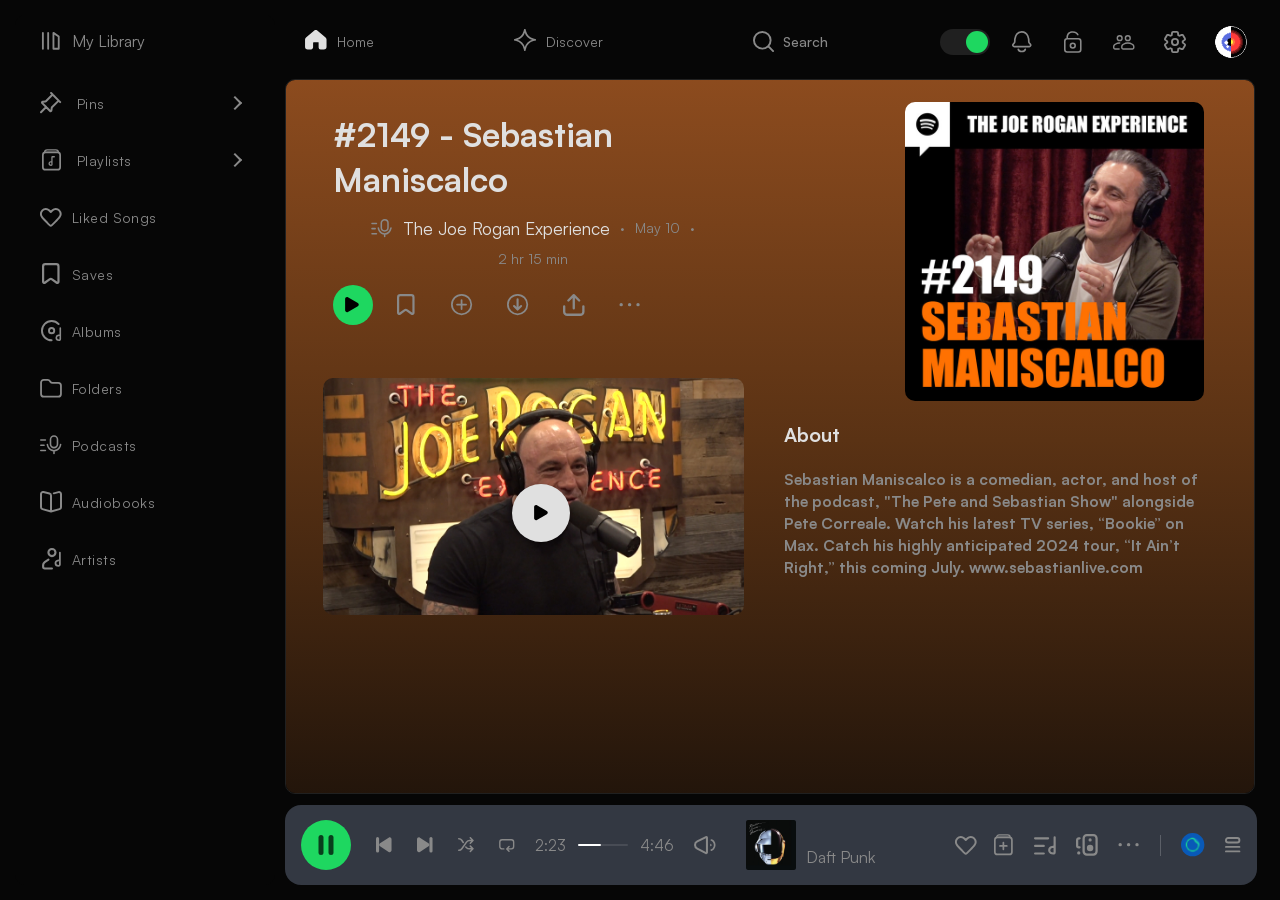
<file: pages/episode.html>
<!doctype html>
<html lang="en">

<head>
	<meta charset="UTF-8" />
	<meta name="viewport" content="width=device-width, initial-scale=1.0" />
	<meta name="description" content="This is Georgian Spotify" />
	<link rel="stylesheet" href="../assets/styles/style.css" />
	<link rel="icon" href="../assets/img/favicon.ico" type="image/x-icon" />
	<title>Episode - Georgian Spotify</title>
</head>

<body class="app">
	<header class="header">
		<div class="header-wrapper">
			<!-- desktop -->
			<nav class="navigation">
				<ul class="top-nav-ul left-ul">
					<li>
						<a href="../index.html">
							<div class="img-div">
								<i class="icons icon-home"></i>
							</div>
							Home
						</a>
					</li>
					<li>
						<a href="./discover.html">
							<div class="img-div">
								<i class="icons icon-discover"></i>
							</div>

							<span>Discover</span>
						</a>
					</li>
					<li>
						<form action="./search.html">
							<div class="img-div search-wrapper">
								<label for="search">
									<i class="icons icon-search"></i>
								</label>
								<input id="search" type="search" placeholder="Search" />
							</div>
						</form>
					</li>
				</ul>
			</nav>
			<nav class="side-nav top-nav">
				<ul class="top-nav-ul">
					<li>
						<div class="theme-toggle dark" id="theme-toggle"></div>
					</li>
					<li>
						<a href="#">
							<i class="icons icon-notification"></i>
						</a>
					</li>
					<li>
						<a href="#">
							<i class="icons icon-lock"></i>
						</a>
					</li>
					<li>
						<a href="#">
							<i class="icons icon-users"></i>
						</a>
					</li>
					<li>
						<a href="#">
							<i class="icons icon-settings"></i>
						</a>
					</li>
					<li class="no-hover">
						<a href="./profile.html">
							<img src="../assets/img/icons/user.svg" alt="Profile" />
						</a>
					</li>
				</ul>
			</nav>
		</div>
		<!-- Mobile navigation -->
		<nav class="mobile-nav">
			<a href="../index.html">
				<i class="icons icon-home-inactive icon-green"></i>
				Home
			</a>
			<a href="./discover.html">
				<i class="icons icon-discover icon-green"></i>
				Discover
			</a>
			<a href="./search.html">
				<i class="icons icon-search icon-green"></i>
				Search
			</a>
			<a href="./library.html">
				<i class="icons icon-library icon-green"></i>
				Library
			</a>
			<a href="./profile.html">
				<i class="icons icon-me icon-green"></i>
				Me
			</a>
		</nav>
	</header>
	<aside class="sidebar">
		<div class="sidebar-heading">
			<a href="./library.html"><i class="icons icon-library"></i> My Library</a>
		</div>
		<nav class="sidebar-menu">
			<ul>
				<li>
					<details class="nav__dropdown">
						<summary class="nav__link">
							<i class="icons icon-pin"></i>
							Pins
						</summary>
						<ul class="nav__sub">
							<li><a href="./album.html">Albums</a></li>
							<li>
								<a href="./artist.html">Artists</a>
							</li>
							<li>
								<a href="./playlist.html">Playlists</a>
							</li>
						</ul>
					</details>
				</li>
				<li>
					<details class="nav__dropdown">
						<summary class="nav__link">
							<i class="icons icon-playlist"></i>
							Playlists
						</summary>
						<ul class="nav__sub">
							<li><a href="./album.html">Albums</a></li>
							<li>
								<a href="./artist.html">Artists</a>
							</li>
							<li>
								<a href="./playlist.html">Playlists</a>
							</li>
						</ul>
					</details>
				</li>
				<li>
					<a href="./song.html">
						<i class="icons icon-hearth"></i>
						<span>Liked Songs</span>
					</a>
				</li>
				<li>
					<a href="#">
						<i class="icons icon-bookmark"></i>
						<span>Saves</span>
					</a>
				</li>
				<li>
					<a href="./album.html">
						<i class="icons icon-album"></i>
						<span>Albums</span>
					</a>
				</li>
				<li>
					<a href="#">
						<i class="icons icon-folder"></i>
						<span>Folders</span>
					</a>
				</li>
				<li>
					<a href="./podcast.html">
						<i class="icons icon-podcast"></i>
						<span>Podcasts</span>
					</a>
				</li>
				<li>
					<a href="#">
						<i class="icons icon-audiobook"></i>
						<span>Audiobooks</span>
					</a>
				</li>
				<li>
					<a href="./artist.html">
						<i class="icons icon-artists"></i>
						<span>Artists</span>
					</a>
				</li>
			</ul>
		</nav>
	</aside>
	<main class="main main-episode no-pd">
		<div class="main-inner no-pd">
			<!-- Desktop wrapper -->
			<section class="section-wrapper-episode">
				<div class="episode-wrapper">
					<div class="episode-headings">
						<h3>#2149 - Sebastian Maniscalco</h3>
						<div class="subtitle">
							<i class="icons icon-list_microphone-small"></i>
							<p>The Joe Rogan Experience</p>
							&middot; <span>May 10</span> &middot;
							<span>2 hr 15 min</span>
						</div>
						<div class="episode-buttons-wrapper">
							<a href="./now-playing.html" class="playing-now">
								<i class="icons icon-play-black icon-sm"></i>
							</a>
							<a href="#">
								<i class="icons icon-bookmark"></i>
							</a>
							<a href="#">
								<i class="icons icon-add-rounded"></i>
							</a>
							<a href="#">
								<i class="icons icon-download"></i>
							</a>
							<a href="#">
								<i class="icons icon-upload"></i>
							</a>
							<a href="#">
								<i class="icons icon-dots"></i>
							</a>
						</div>
					</div>
					<div class="about-episode">
						<img src="../assets/img/podcasts/Sebastian-Maniscalco.svg" alt="Sebastian Maniscalco" />
						<div class="episode-info">
							<h4>About</h4>
							<p>
								Sebastian Maniscalco is a comedian, actor,
								and host of the podcast, "The Pete and
								Sebastian Show" alongside Pete Correale.
								Watch his latest TV series, “Bookie” on Max.
								Catch his highly anticipated 2024 tour, “It
								Ain’t Right,” this coming July.
								www.sebastianlive.com
							</p>
						</div>
					</div>
					<div class="episodes-wrapper">
						<div class="episode-video">
							<!-- <div class="video"> -->
							<button>
								<i class="icons icon-play-black icon-sm"></i>
							</button>
							<!-- </div> -->
						</div>
					</div>
				</div>
			</section>
		</div>
	</main>
	<aside class="activity">
		<div class="main-inner">
			<section class="section-wrapper">
				<div class="content-wrapper">
					<div class="section-title">
						<h4>Friends Activity</h4>
						<div class="slide-controls">
							<a href="#"><i class="icons icon-add-friend"></i></a>
							<a href="#"><i class="icons icon-close"></i></a>
						</div>
					</div>
					<div class="activity-content">
						<div class="activity-details">
							<div class="activity-icon">
								<img src="../assets/img/users/user_1.png" alt="" />
							</div>
							<div class="activity-summary">
								<span class="title">FriendlyMusicListener</span>
								<div class="description">
									<div class="activity-time now">
										<span class="now-bar"></span>
									</div>
									<div class="artist-information">
										<span class="album">Goosebumps
										</span>
										<span class="artist">Travis Scott</span>
									</div>
								</div>
							</div>
						</div>
						<div class="activity-details">
							<div class="activity-icon">
								<img src="../assets/img/users/user_2.png" alt="" />
							</div>
							<div class="activity-summary">
								<span class="title">AverageMusicEnjoyer</span>
								<div class="description">
									<div class="activity-time now">
										<span class="now-bar"></span>
									</div>
									<div class="artist-information">
										<span class="album">Get Lucky
										</span>
										<span class="artist">Daft Punk</span>
									</div>
								</div>
							</div>
						</div>
						<div class="activity-details">
							<div class="activity-icon">
								<img src="../assets/img/users/user_3.png" alt="" />
							</div>
							<div class="activity-summary">
								<span class="title">MusicEnthusiast</span>
								<div class="description">
									<div class="activity-time">
										<span>1h</span>
									</div>
									<div class="artist-information">
										<span class="album">would he </span>
										<span class="artist">joji</span>
									</div>
								</div>
							</div>
						</div>
						<div class="activity-details">
							<div class="activity-icon">
								<img src="../assets/img/users/user_4.png" alt="" />
							</div>
							<div class="activity-summary">
								<span class="title">IListenToMusic56</span>
								<div class="description">
									<div class="activity-time">
										<span>6h</span>
									</div>
									<div class="artist-information">
										<span class="album">Rockstar </span>
										<span class="artist">Post Malone</span>
									</div>
								</div>
							</div>
						</div>
					</div>
				</div>
			</section>
		</div>
	</aside>
	<footer class="player hide-mob">
		<div class="player-wrapper player-left">
			<img src="../assets/img/albums/album_1.png" alt="Daft Punk" />

			<div class="music-title-author-wrapper">
				<a href="./now-playing-text.html" class="scrolling-text">Get Lucky (feat. Pharrell Williams and Nile
					Rodgers)</a>
				<a href="./now-playing.html" class="scrolling-text-band">Daft Punk</a>
			</div>
		</div>

		<div class="player-icons">
			<i class="icons icon-add-playlist icon-sm"></i>
			<img src="../assets/img/icons/player/play.svg" alt="play" class="play" />
		</div>

		<div class="music-progress-bar"></div>

		<div class="advanced-player player-center">
			<div class="advanced-player-wrapper">
				<div class="stop-button-wrapper">
					<img src="../assets/img/icons/player/pause.svg" alt="pause" class="pause" />
				</div>
				<i class="icons icon-prev icon-sm"></i>
				<i class="icons icon-next icon-sm"></i>
				<i class="icons icon-shuffle icon-sm"></i>
				<i class="icons icon-repeat icon-sm"></i>
			</div>

			<div class="advanced-player-music-time-line">
				<p>2:23</p>
				<div class="advanced-music-progress-bar"></div>
				<p>4:46</p>
			</div>

			<i class="icons icon-volume"></i>
		</div>

		<div class="advanced-player-icons player-right">
			<div class="wrapper-icons">
				<i class="icons icon-hearth"></i>
				<i class="icons icon-add-playlist"></i>
			</div>
			<a href="./now-playing-music-section.html"><i class="icons icon-list"></i></a>
			<i class="icons icon-devices"></i>
			<i class="icons icon-dots"></i>
			<hr />
			<i class="icons icon-player_blue_icon icon-md"></i>
			<i class="icons icon-order icon-sm"></i>
		</div>
	</footer>
	<script src="../assets/js/main.js"></script>
</body>

</html>
</file>
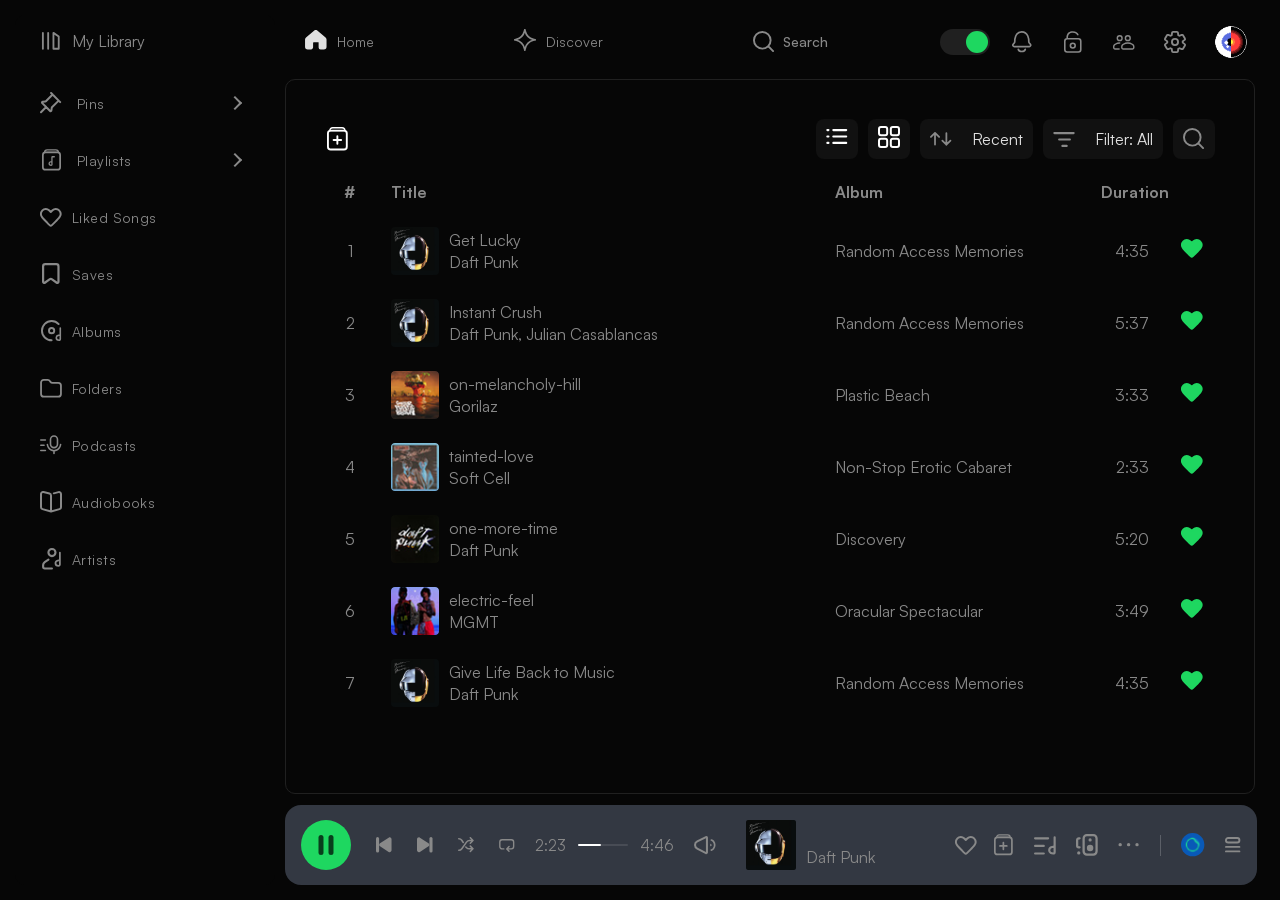
<file: pages/library.html>
<!doctype html>
<html lang="en">

<head>
	<meta charset="UTF-8" />
	<meta name="viewport" content="width=device-width, initial-scale=1.0" />
	<meta name="description" content="This is Georgian Spotify Template" />
	<link rel="stylesheet" href="../assets/styles/style.css" />
	<link rel="icon" href="../assets/img/favicon.ico" type="image/x-icon" />
	<title>Library - Georgian Spotify</title>
</head>

<body class="app">
	<header class="header">
		<div class="header-wrapper">
			<!-- desktop -->
			<nav class="navigation">
				<ul class="top-nav-ul left-ul">
					<li>
						<a href="../index.html">
							<div class="img-div">
								<i class="icons icon-home"></i>
							</div>
							Home
						</a>
					</li>
					<li>
						<a href="./discover.html">
							<div class="img-div">
								<i class="icons icon-discover"></i>
							</div>

							<span>Discover</span>
						</a>
					</li>
					<li>
						<form action="./search.html">
							<div class="img-div search-wrapper">
								<label for="header-search">
									<i class="icons icon-search"></i>
								</label>
								<input id="header-search" type="search" placeholder="Search" />
							</div>
						</form>
					</li>
				</ul>
			</nav>
			<nav class="side-nav top-nav">
				<ul class="top-nav-ul">
					<li>
						<div class="theme-toggle dark" id="theme-toggle"></div>
					</li>
					<li>
						<a href="#">
							<i class="icons icon-notification"></i>
						</a>
					</li>
					<li>
						<a href="#">
							<i class="icons icon-lock"></i>
						</a>
					</li>
					<li>
						<a href="#">
							<i class="icons icon-users"></i>
						</a>
					</li>
					<li>
						<a href="#">
							<i class="icons icon-settings"></i>
						</a>
					</li>
					<li class="no-hover">
						<a href="./profile.html">
							<img src="../assets/img/icons/user.svg" alt="Profile" />
						</a>
					</li>
				</ul>
			</nav>
		</div>
		<!-- Mobile navigation -->
		<nav class="mobile-nav">
			<a href="../index.html">
				<i class="icons icon-home-inactive icon-green"></i>
				Home
			</a>
			<a href="./discover.html">
				<i class="icons icon-discover icon-green"></i>
				Discover
			</a>
			<a href="./search.html">
				<i class="icons icon-search icon-green"></i>
				Search
			</a>
			<a class="active" href="./library.html">
				<i class="icons icon-library icon-green"></i>
				Library
			</a>
			<a href="./profile.html">
				<i class="icons icon-me icon-green"></i>
				Me
			</a>
		</nav>
	</header>
	<aside class="sidebar">
		<div class="sidebar-heading">
			<a href="./library.html"><i class="icons icon-library"></i> My Library</a>
		</div>
		<nav class="sidebar-menu">
			<ul>
				<li>
					<details class="nav__dropdown">
						<summary class="nav__link">
							<i class="icons icon-pin"></i>
							Pins
						</summary>
						<ul class="nav__sub">
							<li><a href="./album.html">Albums</a></li>
							<li>
								<a href="./artist.html">Artists</a>
							</li>
							<li>
								<a href="./playlist.html">Playlists</a>
							</li>
						</ul>
					</details>
				</li>
				<li>
					<details class="nav__dropdown">
						<summary class="nav__link">
							<i class="icons icon-playlist"></i>
							Playlists
						</summary>
						<ul class="nav__sub">
							<li><a href="./album.html">Albums</a></li>
							<li>
								<a href="./artist.html">Artists</a>
							</li>
							<li>
								<a href="./playlist.html">Playlists</a>
							</li>
						</ul>
					</details>
				</li>
				<li>
					<a href="./song.html">
						<i class="icons icon-hearth"></i>
						<span>Liked Songs</span>
					</a>
				</li>
				<li>
					<a href="#">
						<i class="icons icon-bookmark"></i>
						<span>Saves</span>
					</a>
				</li>
				<li>
					<a href="./album.html">
						<i class="icons icon-album"></i>
						<span>Albums</span>
					</a>
				</li>
				<li>
					<a href="#">
						<i class="icons icon-folder"></i>
						<span>Folders</span>
					</a>
				</li>
				<li>
					<a href="./podcast.html">
						<i class="icons icon-podcast"></i>
						<span>Podcasts</span>
					</a>
				</li>
				<li>
					<a href="#">
						<i class="icons icon-audiobook"></i>
						<span>Audiobooks</span>
					</a>
				</li>
				<li>
					<a href="./artist.html">
						<i class="icons icon-artists"></i>
						<span>Artists</span>
					</a>
				</li>
			</ul>
		</nav>
	</aside>
	<main class="main library-page">
		<div class="main-inner library">
			<input type="radio" class="layout-change" name="layout" id="list" checked />
			<input type="radio" class="layout-change" name="layout" id="grid" />
			<section class="search-container">
				<div class="content-wrapper">
					<div class="search">
						<div class="search-input">
							<label for="search"><i class="icons icon-search"></i></label>
							<input id="search" type="text" name="search" placeholder="Search library" />
						</div>
						<div class="search-upload">
							<i class="icons icon-add-playlist icon-white"></i>
						</div>
					</div>
				</div>
			</section>
			<header class="filters-wrapper">
				<a href="#" class="hide-mob"><i class="icons icon-add-playlist icon-white icon-md"></i></a>
				<div class="filters-nav">
					<nav>
						<ul>
							<li>
								<label for="list">
									<i class="icons icon-menu icon-white"></i>
								</label>
							</li>
							<li>
								<label for="grid">
									<i class="icons icon-layout_change icon-white"></i>
								</label>
							</li>
							<li>
								<i class="icons icon-arrow_sort hide-mob"></i>Recent
							</li>
							<li>
								<i class="icons icon-group hide-mob"></i>Filter: All
							</li>
							<li>
								<i class="icons icon-search hide-mob"></i>
							</li>
						</ul>
					</nav>
				</div>
			</header>
			<section class="library-wrapper list-layout tabs-section">
				<table class="table table-dark music-table">
					<thead>
						<tr>
							<th scope="col">#</th>
							<th scope="col">Title</th>
							<th scope="col">Album</th>
							<th scope="col">Duration</th>
							<th></th>
						</tr>
					</thead>
					<tbody>
						<tr>
							<td class="track-number">1</td>
							<td class="track-info">
								<div class="info-wrapper">
									<img src="../assets/img/albums/album_1.png" alt="cover" class="cover" />
									<div class="text-wrapper">
										<p class="title">Get Lucky</p>
										<p class="artist">Daft Punk</p>
									</div>
								</div>
							</td>
							<td class="album">Random Access Memories</td>
							<td class="duration">4:35</td>
							<td><i class="icons icon-green-heart"></i></td>
						</tr>
						<tr>
							<td class="track-number">2</td>

							<td class="track-info">
								<div class="info-wrapper">
									<img src="../assets/img/albums/album_1.png" alt="cover" class="cover" />
									<div class="text-wrapper">
										<p class="title">Instant Crush</p>
										<p class="artist">
											Daft Punk, Julian Casablancas
										</p>
									</div>
								</div>
							</td>

							<td class="album">Random Access Memories</td>
							<td class="duration">5:37</td>
							<td><i class="icons icon-green-heart"></i></td>
						</tr>
						<tr>
							<td class="track-number">3</td>
							<td class="track-info">
								<div class="info-wrapper">
									<img src="../assets/img/albums/on-melancholy-hill.png" alt="cover" class="cover" />
									<div class="text-wrapper">
										<p class="title">
											on-melancholy-hill
										</p>
										<p class="artist">Gorilaz</p>
									</div>
								</div>
							</td>
							<td class="album">Plastic Beach</td>
							<td class="duration">3:33</td>
							<td><i class="icons icon-green-heart"></i></td>
						</tr>
						<tr>
							<td class="track-number">4</td>
							<td class="track-info">
								<div class="info-wrapper">
									<img src="../assets/img/albums/tainted-love.png" alt="cover" class="cover" />
									<div class="text-wrapper">
										<p class="title">tainted-love</p>
										<p class="artist">Soft Cell</p>
									</div>
								</div>
							</td>
							<td class="album">Non-Stop Erotic Cabaret</td>
							<td class="duration">2:33</td>
							<td><i class="icons icon-green-heart"></i></td>
						</tr>
						<tr>
							<td class="track-number">5</td>
							<td class="track-info">
								<div class="info-wrapper">
									<img src="../assets/img/albums/one-more-time.png" alt="cover" class="cover" />
									<div class="text-wrapper">
										<p class="title">one-more-time</p>
										<p class="artist">Daft Punk</p>
									</div>
								</div>
							</td>
							<td class="album">Discovery</td>
							<td class="duration">5:20</td>
							<td><i class="icons icon-green-heart"></i></td>
						</tr>
						<tr>
							<td class="track-number">6</td>
							<td class="track-info">
								<div class="info-wrapper">
									<img src="../assets/img/albums/electric-feel.png" alt="cover" class="cover" />
									<div class="text-wrapper">
										<p class="title">electric-feel</p>
										<p class="artist">MGMT</p>
									</div>
								</div>
							</td>
							<td class="album">Oracular Spectacular</td>
							<td class="duration">3:49</td>
							<td><i class="icons icon-green-heart"></i></td>
						</tr>
						<tr>
							<td class="track-number">7</td>
							<td class="track-info">
								<div class="info-wrapper">
									<img src="../assets/img/albums/album_1.png" alt="cover" class="cover" />
									<div class="text-wrapper">
										<p class="title">
											Give Life Back to Music
										</p>
										<p class="artist">Daft Punk</p>
									</div>
								</div>
							</td>
							<td class="album">Random Access Memories</td>
							<td class="duration">4:35</td>
							<td><i class="icons icon-green-heart"></i></td>
						</tr>
					</tbody>
				</table>
			</section>
			<section class="library-wrapper grid-layout tabs-section">
				<div class="content-wrapper">
					<div class="tab">
						<input type="radio" name="tabs" id="tab1" checked />
						<label for="tab1" class="tab-title">Playlists
							<span class="arrow"><i class="icons icon-arrow-right"></i></span></label>
						<div class="tab-content">
							<div class="content-wrapper">
								<div class="section-content">
									<article class="card stack">
										<a href="#" class="pin"><i class="icons icon-pin-green"></i></a>
										<figure class="card__cover">
											<img src="../assets/img/covers/cover_1.png" class="card-image"
												alt="Cover image 1" />
										</figure>
										<h3>
											Discover weekly
											<span class="red">50</span>
										</h3>
										<p>
											Your weekly mixtape of fresh
											music.
										</p>
									</article>
									<article class="card stack">
										<a href="#" class="pin"><i class="icons icon-pin-green"></i></a>
										<figure class="card__cover">
											<img src="../assets/img/covers/cover_2.png" class="card-image"
												alt="Cover image 1" />
										</figure>
										<h3>
											Discover weekly
											<span class="red">50</span>
										</h3>
										<p>
											Your weekly mixtape of fresh
											music.
										</p>
									</article>
									<article class="card stack">
										<a href="#" class="pin"><i class="icons icon-pin-green"></i></a>
										<figure class="card__cover">
											<img src="../assets/img/covers/cover_3.png" class="card-image"
												alt="Cover image 1" />
										</figure>
										<h3>
											Discover weekly
											<span class="red">50</span>
										</h3>
										<p>
											Your weekly mixtape of fresh
											music.
										</p>
									</article>
								</div>
							</div>
						</div>
					</div>
					<div class="tab">
						<input type="radio" name="tabs" id="tab2" />
						<label for="tab2" class="tab-title">Playlists by Spotify
							<span class="arrow"><i class="icons icon-arrow-right"></i></span></label>
						<div class="tab-content">
							<div class="content-wrapper">
								<div class="section-content">
									<article class="card stack">
										<a href="#" class="pin"><i class="icons icon-pin-green"></i></a>
										<figure class="card__cover">
											<img src="../assets/img/covers/cover_1.png" class="card-image"
												alt="Cover image 1" />
										</figure>
										<h3>
											Discover weekly
											<span class="red">50</span>
										</h3>
										<p>
											Your weekly mixtape of fresh
											music.
										</p>
									</article>
									<article class="card stack">
										<a href="#" class="pin"><i class="icons icon-pin-green"></i></a>
										<figure class="card__cover">
											<img src="../assets/img/covers/cover_2.png" class="card-image"
												alt="Cover image 1" />
										</figure>
										<h3>
											Discover weekly
											<span class="red">50</span>
										</h3>
										<p>
											Your weekly mixtape of fresh
											music.
										</p>
									</article>
									<article class="card stack">
										<a href="#" class="pin"><i class="icons icon-pin-green"></i></a>
										<figure class="card__cover">
											<img src="../assets/img/covers/cover_3.png" class="card-image"
												alt="Cover image 1" />
										</figure>
										<h3>
											Discover weekly
											<span class="red">50</span>
										</h3>
										<p>
											Your weekly mixtape of fresh
											music.
										</p>
									</article>
								</div>
							</div>
						</div>
					</div>
					<div class="tab">
						<input type="radio" name="tabs" id="tab3" />
						<label for="tab3" class="tab-title">Albums
							<span class="arrow"><i class="icons icon-arrow-right"></i></span></label>
						<div class="tab-content">
							<div class="content-wrapper">
								<div class="section-content">
									<article class="card albums">
										<a href="#" class="pin"><i class="icons icon-pin-green"></i></a>
										<figure>
											<img src="../assets/img/albums/album_1.png" class="card-image"
												alt="Cover image 6" />
										</figure>
										<h3>Meteora <span>13</span></h3>
										<p>Linkin Park</p>
									</article>
									<article class="card albums">
										<a href="#" class="pin"><i class="icons icon-pin-green"></i></a>
										<figure>
											<img src="../assets/img/albums/album_2.png" class="card-image"
												alt="Cover image 7" />
										</figure>
										<h3>
											Random Access... <span>13</span>
										</h3>
										<p>Daft Punk</p>
									</article>
									<article class="card albums">
										<a href="#" class="pin"><i class="icons icon-pin-green"></i></a>
										<figure>
											<img src="../assets/img/albums/album_3.png" class="card-image"
												alt="Cover image 7" />
										</figure>
										<h3>Abbey Road <span>13</span></h3>
										<p>The Beatles</p>
									</article>
									<article class="card albums">
										<a href="#" class="pin"><i class="icons icon-pin-green"></i></a>
										<figure>
											<img src="../assets/img/albums/album_4.png" class="card-image"
												alt="Cover image 7" />
										</figure>
										<h3>
											Black Holes and...
											<span>13</span>
										</h3>
										<p>Muse</p>
									</article>
								</div>
							</div>
						</div>
					</div>
					<div class="tab">
						<input type="radio" name="tabs" id="tab4" />
						<label for="tab4" class="tab-title">Folders
							<span class="arrow"><i class="icons icon-arrow-right"></i></span></label>
						<div class="tab-content">
							<div class="content-wrapper">
								<div class="section-content">
									<article class="card stack">
										<a href="#" class="pin"><i class="icons icon-pin-green"></i></a>
										<figure class="card__cover">
											<img src="../assets/img/covers/cover_1.png" class="card-image"
												alt="Cover image 1" />
										</figure>
										<h3>
											Discover weekly
											<span class="red">50</span>
										</h3>
										<p>
											Your weekly mixtape of fresh
											music.
										</p>
									</article>
									<article class="card stack">
										<a href="#" class="pin"><i class="icons icon-pin-green"></i></a>
										<figure class="card__cover">
											<img src="../assets/img/covers/cover_2.png" class="card-image"
												alt="Cover image 1" />
										</figure>
										<h3>
											Discover weekly
											<span class="red">50</span>
										</h3>
										<p>
											Your weekly mixtape of fresh
											music.
										</p>
									</article>
									<article class="card stack">
										<a href="#" class="pin"><i class="icons icon-pin-green"></i></a>
										<figure class="card__cover">
											<img src="../assets/img/covers/cover_3.png" class="card-image"
												alt="Cover image 1" />
										</figure>
										<h3>
											Discover weekly
											<span class="red">50</span>
										</h3>
										<p>
											Your weekly mixtape of fresh
											music.
										</p>
									</article>
								</div>
							</div>
						</div>
					</div>
					<div class="tab">
						<input type="radio" name="tabs" id="tab5" />
						<label for="tab5" class="tab-title">Artists
							<span class="arrow"><i class="icons icon-arrow-right"></i></span></label>
						<div class="tab-content">
							<div class="content-wrapper">
								<div class="section-content">
									<article class="card artists">
										<a href="#" class="close"><i class="icons icon-pin-green"></i></a>
										<figure>
											<img src="../assets/img/artists/artist_1.png" class="card-image circle"
												alt="Cover image 7" />
										</figure>
										<span class="artist-name">Guns N’ Roses</span>
									</article>
									<article class="card artists">
										<a href="#" class="close"><i class="icons icon-pin-green"></i></a>
										<figure>
											<img src="../assets/img/artists/artist_2.png" class="card-image circle"
												alt="Cover image 7" />
										</figure>
										<span class="artist-name">Guns N’ Roses</span>
									</article>
									<article class="card artists">
										<a href="#" class="close"><i class="icons icon-pin-green"></i></a>
										<figure>
											<img src="../assets/img/artists/artist_3.png" class="card-image circle"
												alt="Cover image 7" />
										</figure>
										<span class="artist-name">Guns N’ Roses</span>
									</article>
								</div>
							</div>
						</div>
					</div>
				</div>
			</section>
		</div>
	</main>
	<aside class="activity">
		<div class="main-inner">
			<section class="section-wrapper">
				<div class="content-wrapper">
					<div class="section-title">
						<h4>Friends Activity</h4>
						<div class="slide-controls">
							<a href="#"><i class="icons icon-add-friend"></i></a>
							<a href="#"><i class="icons icon-close"></i></a>
						</div>
					</div>
					<div class="activity-content">
						<div class="activity-details">
							<div class="activity-icon">
								<img src="../assets/img/users/user_1.png" alt="" />
							</div>
							<div class="activity-summary">
								<span class="title">FriendlyMusicListener</span>
								<div class="description">
									<div class="activity-time now">
										<span class="now-bar"></span>
									</div>
									<div class="artist-information">
										<span class="album">Goosebumps
										</span>
										<span class="artist">Travis Scott</span>
									</div>
								</div>
							</div>
						</div>
						<div class="activity-details">
							<div class="activity-icon">
								<img src="../assets/img/users/user_2.png" alt="" />
							</div>
							<div class="activity-summary">
								<span class="title">AverageMusicEnjoyer</span>
								<div class="description">
									<div class="activity-time now">
										<span class="now-bar"></span>
									</div>
									<div class="artist-information">
										<span class="album">Get Lucky
										</span>
										<span class="artist">Daft Punk</span>
									</div>
								</div>
							</div>
						</div>
						<div class="activity-details">
							<div class="activity-icon">
								<img src="../assets/img/users/user_3.png" alt="" />
							</div>
							<div class="activity-summary">
								<span class="title">MusicEnthusiast</span>
								<div class="description">
									<div class="activity-time">
										<span>1h</span>
									</div>
									<div class="artist-information">
										<span class="album">would he </span>
										<span class="artist">joji</span>
									</div>
								</div>
							</div>
						</div>
						<div class="activity-details">
							<div class="activity-icon">
								<img src="../assets/img/users/user_4.png" alt="" />
							</div>
							<div class="activity-summary">
								<span class="title">IListenToMusic56</span>
								<div class="description">
									<div class="activity-time">
										<span>6h</span>
									</div>
									<div class="artist-information">
										<span class="album">Rockstar </span>
										<span class="artist">Post Malone</span>
									</div>
								</div>
							</div>
						</div>
					</div>
				</div>
			</section>
		</div>
	</aside>
	<footer class="player">
		<div class="player-wrapper player-left">
			<img src="../assets/img/albums/album_1.png" alt="Daft Punk" />

			<div class="music-title-author-wrapper">
				<a href="./now-playing-text.html" class="scrolling-text">Get Lucky (feat. Pharrell Williams and Nile
					Rodgers)</a>
				<a href="./now-playing.html" class="scrolling-text-band">Daft Punk</a>
			</div>
		</div>

		<div class="player-icons">
			<i class="icons icon-add-playlist icon-sm"></i>
			<img src="../assets/img/icons/player/play.svg" alt="play" class="play" />
		</div>

		<div class="music-progress-bar"></div>

		<div class="advanced-player player-center">
			<div class="advanced-player-wrapper">
				<div class="stop-button-wrapper">
					<img src="../assets/img/icons/player/pause.svg" alt="pause" class="pause" />
				</div>
				<i class="icons icon-prev icon-sm"></i>
				<i class="icons icon-next icon-sm"></i>
				<i class="icons icon-shuffle icon-sm"></i>
				<i class="icons icon-repeat icon-sm"></i>
			</div>

			<div class="advanced-player-music-time-line">
				<p>2:23</p>
				<div class="advanced-music-progress-bar"></div>
				<p>4:46</p>
			</div>

			<i class="icons icon-volume"></i>
		</div>

		<div class="advanced-player-icons player-right">
			<div class="wrapper-icons">
				<i class="icons icon-hearth"></i>
				<i class="icons icon-add-playlist"></i>
			</div>
			<a href="./now-playing-music-section.html"><i class="icons icon-list"></i></a>
			<i class="icons icon-devices"></i>
			<i class="icons icon-dots"></i>
			<hr />
			<i class="icons icon-player_blue_icon icon-md"></i>
			<i class="icons icon-order icon-sm"></i>
		</div>
	</footer>
	<script src="../assets/js/main.js"></script>
</body>

</html>
</file>
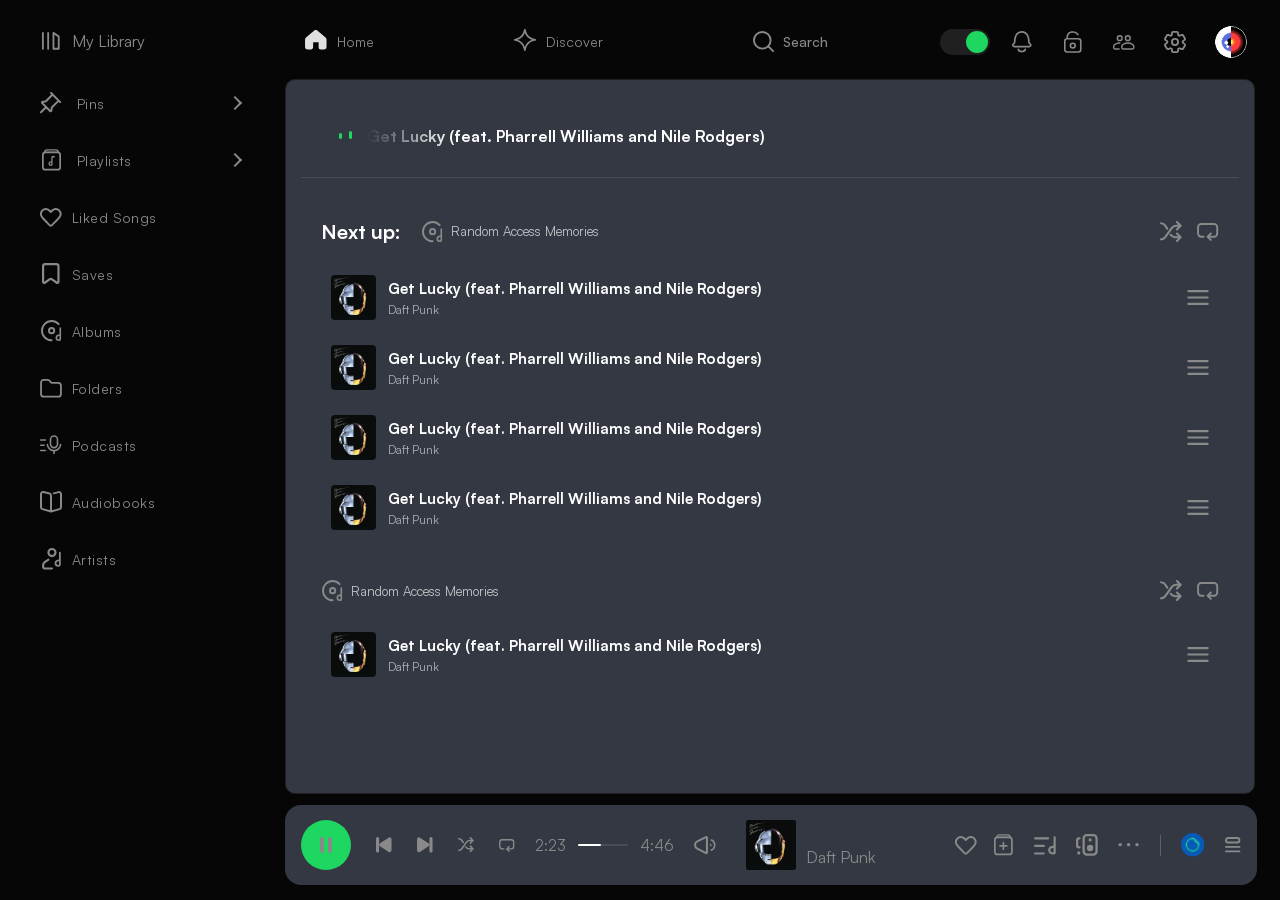
<file: pages/now-playing-music-section.html>
<!DOCTYPE html>
<html lang="en">

<head>
  <meta charset="UTF-8" />
  <meta name="viewport" content="width=device-width, initial-scale=1.0" />
  <meta name="description" content="This is Georgian Spotify" />
  <link rel="stylesheet" href="../assets/styles/style.css" />
  <link rel="icon" href="../assets/img/favicon.ico" type="image/x-icon">
  <title>Now playing - Georgian Spotify</title>
</head>

<body class="app">
  <header class="header">
    <div class="header-wrapper">
      <!-- desktop -->
      <nav class="navigation">
        <ul class="top-nav-ul left-ul">
          <li>
            <a href="../index.html">
              <div class="img-div">
                <i class="icons icon-home"></i>
              </div>
              Home
            </a>
          </li>
          <li>
            <a href="./discover.html">
              <div class="img-div">
                <i class="icons icon-discover"></i>
              </div>

              <span>Discover</span>
            </a>
          </li>
          <li>
            <form action="./search.html">
              <div class="img-div search-wrapper">
                <label for="search">
                  <i class="icons icon-search"></i>
                </label>
                <input id="search" type="search" placeholder="Search" />
              </div>
            </form>
          </li>
        </ul>
      </nav>
      <nav class="side-nav top-nav">
        <ul class="top-nav-ul">
          <li>
            <div class="theme-toggle dark" id="theme-toggle"></div>
          </li>
          <li>
            <a href="#">
              <i class="icons icon-notification"></i>
            </a>
          </li>
          <li>
            <a href="#">
              <i class="icons icon-lock"></i>
            </a>
          </li>
          <li>
            <a href="#">
              <i class="icons icon-users"></i>
            </a>
          </li>
          <li>
            <a href="#">
              <i class="icons icon-settings"></i>
            </a>
          </li>
          <li class="no-hover">
            <a href="./profile.html">
              <img src="../assets/img/icons/user.svg" alt="Profile" />
            </a>
          </li>
        </ul>
      </nav>
    </div>
    <!-- Mobile navigation -->
    <nav class="mobile-nav">
      <a href="../index.html">
        <i class="icons icon-home-inactive icon-green"></i>
        Home
      </a>
      <a href="./discover.html">
        <i class="icons icon-discover icon-green"></i>
        Discover
      </a>
      <a href="./search.html">
        <i class="icons icon-search icon-green"></i>
        Search
      </a>
      <a href="./library.html">
        <i class="icons icon-library icon-green"></i>
        Library
      </a>
      <a href="./profile.html">
        <i class="icons icon-me icon-green"></i>
        Me
      </a>
    </nav>
  </header>
  <aside class="sidebar">
    <div class="sidebar-heading">
      <a href="./library.html"><i class="icons icon-library"></i> My Library</a>
    </div>
    <nav class="sidebar-menu">
      <ul>
        <li>
          <details class="nav__dropdown">
            <summary class="nav__link">
              <i class="icons icon-pin"></i>
              Pins
            </summary>
            <ul class="nav__sub">
              <li><a href="./album.html">Albums</a></li>
              <li><a href="./artist.html">Artists</a></li>
              <li><a href="./playlist.html">Playlists</a></li>
            </ul>
          </details>
        </li>
        <li>
          <details class="nav__dropdown">
            <summary class="nav__link">
              <i class="icons icon-playlist"></i>
              Playlists
            </summary>
            <ul class="nav__sub">
              <li><a href="./album.html">Albums</a></li>
              <li><a href="./artist.html">Artists</a></li>
              <li><a href="./playlist.html">Playlists</a></li>
            </ul>
          </details>
        </li>
        <li>
          <a href="./song.html">
            <i class="icons icon-hearth"></i>
            <span>Liked Songs</span>
          </a>
        </li>
        <li>
          <a href="#">
            <i class="icons icon-bookmark"></i>
            <span>Saves</span>
          </a>
        </li>
        <li>
          <a href="./album.html">
            <i class="icons icon-album"></i>
            <span>Albums</span>
          </a>
        </li>
        <li>
          <a href="#">
            <i class="icons icon-folder"></i>
            <span>Folders</span>
          </a>
        </li>
        <li>
          <a href="./podcast.html">
            <i class="icons icon-podcast"></i>
            <span>Podcasts</span>
          </a>
        </li>
        <li>
          <a href="#">
            <i class="icons icon-audiobook"></i>
            <span>Audiobooks</span>
          </a>
        </li>
        <li>
          <a href="./artist.html">
            <i class="icons icon-artists"></i>
            <span>Artists</span>
          </a>
        </li>
      </ul>
    </nav>
  </aside>
  <main class="main playing-now-text">
    <header>
      <div class="pnt-header-wrapper">
        <a href="../index.html"><img src="../assets/img/icons/arrows/arrow-left.svg" alt="arrow left icon"></a>
        <div class="now-playing-bars now">
          <span></span>
        </div>
        <div class="title-marquee">
          <p>Get Lucky (feat. Pharrell Williams and Nile Rodgers)</p>
        </div>
      </div>
    </header>

    <!-- QUEUE CONTENT -->
    <section class="queue-content">
      <!-- Next Up Section -->
      <div class="queue-section">
        <div class="queue-header">
          <h2>Next up:</h2>
          <div class="queue-album-info">
            <i class="icons icon-album"></i>
            <p>Random Access Memories</p>
          </div>
          <div class="queue-controls">
            <i class="icons icon-shuffle"></i>
            <i class="icons icon-repeat"></i>
          </div>
        </div>

        <ul class="queue-list">
          <li class="queue-item">
            <img src="../assets/img/albums/album_1.png" alt="album cover" class="queue-item-cover">
            <div class="queue-item-info">
              <p class="queue-item-title">Get Lucky (feat. Pharrell Williams and Nile Rodgers)</p>
              <p class="queue-item-artist">Daft Punk</p>
            </div>
            <i class="icons icon-burger"></i>
          </li>
          <li class="queue-item">
            <img src="../assets/img/albums/album_1.png" alt="album cover" class="queue-item-cover">
            <div class="queue-item-info">
              <p class="queue-item-title">Get Lucky (feat. Pharrell Williams and Nile Rodgers)</p>
              <p class="queue-item-artist">Daft Punk</p>
            </div>
            <i class="icons icon-burger"></i>
          </li>
          <li class="queue-item">
            <img src="../assets/img/albums/album_1.png" alt="album cover" class="queue-item-cover">
            <div class="queue-item-info">
              <p class="queue-item-title">Get Lucky (feat. Pharrell Williams and Nile Rodgers)</p>
              <p class="queue-item-artist">Daft Punk</p>
            </div>
            <i class="icons icon-burger"></i>
          </li>
          <li class="queue-item">
            <img src="../assets/img/albums/album_1.png" alt="album cover" class="queue-item-cover">
            <div class="queue-item-info">
              <p class="queue-item-title">Get Lucky (feat. Pharrell Williams and Nile Rodgers)</p>
              <p class="queue-item-artist">Daft Punk</p>
            </div>
            <i class="icons icon-burger"></i>
          </li>
        </ul>
      </div>

      <!-- Another Album Section -->
      <div class="queue-section">
        <div class="queue-header">
          <div class="queue-album-info">
            <i class="icons icon-album"></i>
            <p>Random Access Memories</p>
          </div>
          <div class="queue-controls">
            <i class="icons icon-shuffle"></i>
            <i class="icons icon-repeat"></i>
          </div>
        </div>

        <ul class="queue-list">
          <li class="queue-item">
            <img src="../assets/img/albums/album_1.png" alt="album cover" class="queue-item-cover">
            <div class="queue-item-info">
              <p class="queue-item-title">Get Lucky (feat. Pharrell Williams and Nile Rodgers)</p>
              <p class="queue-item-artist">Daft Punk</p>
            </div>
            <i class="icons icon-burger"></i>
          </li>
        </ul>
      </div>
    </section>


    <div class="mobile-controls-wrapper">
      <section class="music-player-controls">
        <div class="progress-container">
          <div class="progress-bar-bg">
            <div class="progress-bar-fill" style="width: 50%;">
              <div class="progress-dot"></div>
            </div>
          </div>
          <div class="time-labels">
            <p>2:23</p>
            <p>-0:45</p>
          </div>
        </div>

        <div class="music-navigation">
          <i class="icons icon-shuffle"></i>
          <div class="main-music-navigation">
            <i class="icons icon-prev"></i>
            <div class="pause-wrapper">
              <img src="../assets/img/icons/player/pause.svg" alt="pause icon">
            </div>
            <i class="icons icon-next"></i>
          </div>
          <i class="icons icon-repeat"></i>
        </div>
      </section>

      <footer class="playing-footer">
        <div class="footer-icon-wrapper">
          <div class="nav-icon"><a href="./now-playing.html"><i class="icons icon-devices"></i></a></div>
          <div class="nav-icon"><i class="icons icon-upload"></i></div>
          <div class="nav-icon active"><a href="./now-playing-text.html"><i class="icons icon-menu"></i></a></div>
          <div class="nav-icon"><a href="./now-playing-music-section.html"><i class="icons icon-order"></i></a></div>
          <div class="nav-icon"><i class="icons icon-dots"></i></div>
        </div>
      </footer>
    </div>
  </main>
  <aside class="activity">
    <div class="main-inner">
      <section class="section-wrapper">
        <div class="content-wrapper">
          <div class="section-title">
            <h4>Friends Activity</h4>
            <div class="slide-controls">
              <a href="#"><i class="icons icon-add-friend"></i></a>
              <a href="#"><i class="icons icon-close"></i></a>
            </div>
          </div>
          <div class="activity-content">
            <div class="activity-details">
              <div class="activity-icon">
                <img src="../assets/img/users/user_1.png" alt="" />
              </div>
              <div class="activity-summary">
                <span class="title">FriendlyMusicListener</span>
                <div class="description">
                  <div class="activity-time now">
                    <span class="now-bar"></span>
                  </div>
                  <div class="artist-information">
                    <span class="album">Goosebumps </span>
                    <span class="artist">Travis Scott</span>
                  </div>
                </div>
              </div>
            </div>
            <div class="activity-details">
              <div class="activity-icon">
                <img src="../assets/img/users/user_2.png" alt="" />
              </div>
              <div class="activity-summary">
                <span class="title">AverageMusicEnjoyer</span>
                <div class="description">
                  <div class="activity-time now">
                    <span class="now-bar"></span>
                  </div>
                  <div class="artist-information">
                    <span class="album">Get Lucky </span>
                    <span class="artist">Daft Punk</span>
                  </div>
                </div>
              </div>
            </div>
            <div class="activity-details">
              <div class="activity-icon">
                <img src="../assets/img/users/user_3.png" alt="" />
              </div>
              <div class="activity-summary">
                <span class="title">MusicEnthusiast</span>
                <div class="description">
                  <div class="activity-time">
                    <span>1h</span>
                  </div>
                  <div class="artist-information">
                    <span class="album">would he </span>
                    <span class="artist">joji</span>
                  </div>
                </div>
              </div>
            </div>
            <div class="activity-details">
              <div class="activity-icon">
                <img src="../assets/img/users/user_4.png" alt="" />
              </div>
              <div class="activity-summary">
                <span class="title">IListenToMusic56</span>
                <div class="description">
                  <div class="activity-time">
                    <span>6h</span>
                  </div>
                  <div class="artist-information">
                    <span class="album">Rockstar </span>
                    <span class="artist">Post Malone</span>
                  </div>
                </div>
              </div>
            </div>
          </div>
        </div>
      </section>
    </div>
  </aside>
  <footer class="player">
    <div class="player-wrapper player-left">
      <img src="../assets/img/albums/album_1.png" alt="Daft Punk" />

      <div class="music-title-author-wrapper">
        <a href="./now-playing-text.html" class="scrolling-text">Get Lucky (feat. Pharrell Williams and Nile
          Rodgers)</a>
        <a href="./now-playing.html" class="scrolling-text-band">Daft Punk</a>
      </div>
    </div>

    <div class="player-icons">
      <i class="icons icon-add-playlist icon-sm"></i>
      <img src="../assets/img/icons/player/play.svg" alt="play" class="play" />
    </div>

    <div class="music-progress-bar"></div>

    <div class="advanced-player player-center">
      <div class="advanced-player-wrapper">
        <div class="stop-button-wrapper">
          <i class="icons icon-pause icon-sm"></i>
        </div>
        <i class="icons icon-prev icon-sm"></i>
        <i class="icons icon-next icon-sm"></i>
        <i class="icons icon-shuffle icon-sm"></i>
        <i class="icons icon-repeat icon-sm"></i>
      </div>

      <div class="advanced-player-music-time-line">
        <p>2:23</p>
        <div class="advanced-music-progress-bar"></div>
        <p>4:46</p>
      </div>

      <i class="icons icon-volume"></i>
    </div>

    <div class="advanced-player-icons player-right">
      <div class="wrapper-icons">
        <i class="icons icon-hearth"></i>
        <i class="icons icon-add-playlist"></i>
      </div>
      <a href="./now-playing-music-section.html"><i class="icons icon-list"></i></a>
      <i class="icons icon-devices"></i>
      <i class="icons icon-dots"></i>
      <hr />
      <i class="icons icon-player_blue_icon icon-md"></i>
      <i class="icons icon-order icon-sm"></i>
    </div>
  </footer>
  <script src="../assets/js/main.js"></script>
</body>

</html>
</file>
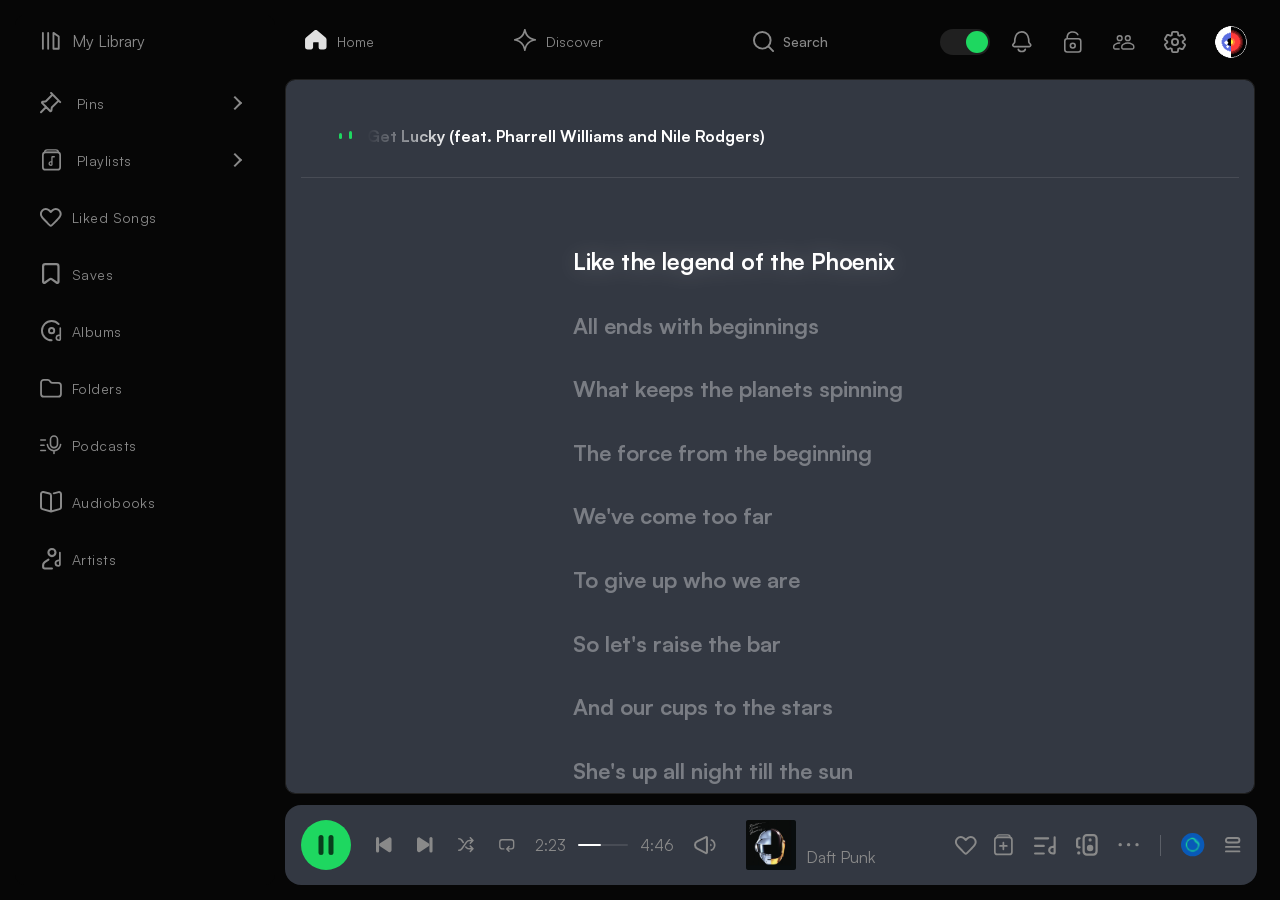
<file: pages/now-playing-text.html>
<!DOCTYPE html>
<html lang="en">

<head>
  <meta charset="UTF-8" />
  <meta name="viewport" content="width=device-width, initial-scale=1.0" />
  <meta name="description" content="This is Georgian Spotify" />
  <link rel="stylesheet" href="../assets/styles/style.css" />
  <link rel="icon" href="../assets/img/favicon.ico" type="image/x-icon">
  <title>Now playing - Georgian Spotify</title>
</head>

<body class="app">
  <header class="header">
    <div class="header-wrapper">
      <!-- desktop -->
      <nav class="navigation">
        <ul class="top-nav-ul left-ul">
          <li>
            <a href="../index.html">
              <div class="img-div">
                <i class="icons icon-home"></i>
              </div>
              Home
            </a>
          </li>
          <li>
            <a href="./discover.html">
              <div class="img-div">
                <i class="icons icon-discover"></i>
              </div>

              <span>Discover</span>
            </a>
          </li>
          <li>
            <form action="./search.html">
              <div class="img-div search-wrapper">
                <label for="search">
                  <i class="icons icon-search"></i>
                </label>
                <input id="search" type="search" placeholder="Search" />
              </div>
            </form>
          </li>
        </ul>
      </nav>
      <nav class="side-nav top-nav">
        <ul class="top-nav-ul">
          <li>
            <div class="theme-toggle dark" id="theme-toggle"></div>
          </li>
          <li>
            <a href="#">
              <i class="icons icon-notification"></i>
            </a>
          </li>
          <li>
            <a href="#">
              <i class="icons icon-lock"></i>
            </a>
          </li>
          <li>
            <a href="#">
              <i class="icons icon-users"></i>
            </a>
          </li>
          <li>
            <a href="#">
              <i class="icons icon-settings"></i>
            </a>
          </li>
          <li class="no-hover">
            <a href="./profile.html">
              <img src="../assets/img/icons/user.svg" alt="Profile" />
            </a>
          </li>
        </ul>
      </nav>
    </div>
    <!-- Mobile navigation -->
    <nav class="mobile-nav">
      <a href="../index.html">
        <i class="icons icon-home-inactive icon-green"></i>
        Home
      </a>
      <a href="./discover.html">
        <i class="icons icon-discover icon-green"></i>
        Discover
      </a>
      <a href="./search.html">
        <i class="icons icon-search icon-green"></i>
        Search
      </a>
      <a href="./library.html">
        <i class="icons icon-library icon-green"></i>
        Library
      </a>
      <a href="./profile.html">
        <i class="icons icon-me icon-green"></i>
        Me
      </a>
    </nav>
  </header>
  <aside class="sidebar">
    <div class="sidebar-heading">
      <a href="./library.html"><i class="icons icon-library"></i> My Library</a>
    </div>
    <nav class="sidebar-menu">
      <ul>
        <li>
          <details class="nav__dropdown">
            <summary class="nav__link">
              <i class="icons icon-pin"></i>
              Pins
            </summary>
            <ul class="nav__sub">
              <li><a href="./album.html">Albums</a></li>
              <li><a href="./artist.html">Artists</a></li>
              <li><a href="./playlist.html">Playlists</a></li>
            </ul>
          </details>
        </li>
        <li>
          <details class="nav__dropdown">
            <summary class="nav__link">
              <i class="icons icon-playlist"></i>
              Playlists
            </summary>
            <ul class="nav__sub">
              <li><a href="./album.html">Albums</a></li>
              <li><a href="./artist.html">Artists</a></li>
              <li><a href="./playlist.html">Playlists</a></li>
            </ul>
          </details>
        </li>
        <li>
          <a href="./song.html">
            <i class="icons icon-hearth"></i>
            <span>Liked Songs</span>
          </a>
        </li>
        <li>
          <a href="#">
            <i class="icons icon-bookmark"></i>
            <span>Saves</span>
          </a>
        </li>
        <li>
          <a href="./album.html">
            <i class="icons icon-album"></i>
            <span>Albums</span>
          </a>
        </li>
        <li>
          <a href="#">
            <i class="icons icon-folder"></i>
            <span>Folders</span>
          </a>
        </li>
        <li>
          <a href="./podcast.html">
            <i class="icons icon-podcast"></i>
            <span>Podcasts</span>
          </a>
        </li>
        <li>
          <a href="#">
            <i class="icons icon-audiobook"></i>
            <span>Audiobooks</span>
          </a>
        </li>
        <li>
          <a href="./artist.html">
            <i class="icons icon-artists"></i>
            <span>Artists</span>
          </a>
        </li>
      </ul>
    </nav>
  </aside>
  <main class="main playing-now-text">
    <header>
      <div class="pnt-header-wrapper">
        <a href="../index.html"><img src="../assets/img/icons/arrows/arrow-left.svg" alt="arrow left icon"></a>
        <div class="now-playing-bars now">
          <span></span>
        </div>
        <div class="title-marquee">
          <p>Get Lucky (feat. Pharrell Williams and Nile Rodgers)</p>
        </div>
      </div>
    </header>

    <div class="playing-text-border">
      <section class="main-content playing">
        <div class="main-text-wrapper">
          <p>Like the legend of the Phoenix</p>
          <p>All ends with beginnings</p>
          <p>What keeps the planets spinning</p>
          <p>The force from the beginning</p>

          <p>We've come too far</p>
          <p>To give up who we are</p>
          <p>So let's raise the bar</p>
          <p>And our cups to the stars</p>

          <p>She's up all night till the sun</p>
          <p>I'm up all night to get some</p>
          <p>She's up all night for good fun</p>
          <p>I'm up all night to get lucky</p>
          <p>We're up all night till the sun</p>
          <p>We're up all night to get some</p>
          <p>We're up all night for good fun</p>
          <p>We're up all night to get lucky</p>

          <p>We're up all night to get lucky</p>
          <p>We're up all night to get lucky</p>
          <p>We're up all night to get lucky</p>
          <p>We're up all night to get lucky</p>
          <p>The present has no ribbon</p>
          <p>Your gift keeps on giving</p>
          <p>What is this I'm feeling?</p>
          <p>If you want to leave, I'm with it</p>

          <p>We're up all night to get...</p>
          <p>We're up all night to get...</p>
          <p>We're up all night to get...</p>
          <p>We're up all night to get...</p>
          <p>We're up all night to get</p>
          <p>We're up all night (let's get back again)</p>
          <p>We're up all night to get lucky</p>
          <p>We're up all night to get luck</p>
          <p>We're up all night to get lucky</p>
          <p>We're up all night to get lucky</p>
          <p>We're up all night to get lucky</p>
          <p>We're up all night to get lucky</p>
          <p>We're up all night to get lucky</p>
          <p>We're up all night to get lucky</p>
          <p>We're up all night to get lucky</p>
          <p>We're up all night to get lucky</p>
        </div>
      </section>
    </div>

    <div class="mobile-controls-wrapper">
      <section class="music-player-controls">
        <div class="progress-container">
          <div class="progress-bar-bg">
            <div class="progress-bar-fill" style="width: 50%;">
              <div class="progress-dot"></div>
            </div>
          </div>
          <div class="time-labels">
            <p>2:23</p>
            <p>-0:45</p>
          </div>
        </div>

        <div class="music-navigation">
          <i class="icons icon-shuffle icon-sm"></i>
          <div class="main-music-navigation">
            <i class="icons icon-prev icon-sm"></i>
            <div class="pause-wrapper">
              <img src="../assets/img/icons/player/pause.svg" alt="pause icon">
            </div>
            <i class="icons icon-next icon-sm"></i>
          </div>
          <i class="icons icon-repeat icon-sm"></i>
        </div>
      </section>

      <footer class="playing-footer">
        <div class="footer-icon-wrapper">
          <div class="nav-icon"><a href="./now-playing.html"><i class="icons icon-devices"></i></a></div>
          <div class="nav-icon"><i class="icons icon-upload"></i></div>
          <div class="nav-icon active"><a href="./now-playing-text.html"><i class="icons icon-menu"></i></a></div>
          <div class="nav-icon"><a href="./now-playing-music-section.html"><i class="icons icon-order"></i></a></div>
          <div class="nav-icon"><i class="icons icon-dots"></i></div>
        </div>
      </footer>
    </div>
  </main>
  <aside class="activity">
    <div class="main-inner">
      <section class="section-wrapper">
        <div class="content-wrapper">
          <div class="section-title">
            <h4>Friends Activity</h4>
            <div class="slide-controls">
              <a href="#"><i class="icons icon-add-friend"></i></a>
              <a href="#"><i class="icons icon-close"></i></a>
            </div>
          </div>
          <div class="activity-content">
            <div class="activity-details">
              <div class="activity-icon">
                <img src="../assets/img/users/user_1.png" alt="" />
              </div>
              <div class="activity-summary">
                <span class="title">FriendlyMusicListener</span>
                <div class="description">
                  <div class="activity-time now">
                    <span class="now-bar"></span>
                  </div>
                  <div class="artist-information">
                    <span class="album">Goosebumps </span>
                    <span class="artist">Travis Scott</span>
                  </div>
                </div>
              </div>
            </div>
            <div class="activity-details">
              <div class="activity-icon">
                <img src="../assets/img/users/user_2.png" alt="" />
              </div>
              <div class="activity-summary">
                <span class="title">AverageMusicEnjoyer</span>
                <div class="description">
                  <div class="activity-time now">
                    <span class="now-bar"></span>
                  </div>
                  <div class="artist-information">
                    <span class="album">Get Lucky </span>
                    <span class="artist">Daft Punk</span>
                  </div>
                </div>
              </div>
            </div>
            <div class="activity-details">
              <div class="activity-icon">
                <img src="../assets/img/users/user_3.png" alt="" />
              </div>
              <div class="activity-summary">
                <span class="title">MusicEnthusiast</span>
                <div class="description">
                  <div class="activity-time">
                    <span>1h</span>
                  </div>
                  <div class="artist-information">
                    <span class="album">would he </span>
                    <span class="artist">joji</span>
                  </div>
                </div>
              </div>
            </div>
            <div class="activity-details">
              <div class="activity-icon">
                <img src="../assets/img/users/user_4.png" alt="" />
              </div>
              <div class="activity-summary">
                <span class="title">IListenToMusic56</span>
                <div class="description">
                  <div class="activity-time">
                    <span>6h</span>
                  </div>
                  <div class="artist-information">
                    <span class="album">Rockstar </span>
                    <span class="artist">Post Malone</span>
                  </div>
                </div>
              </div>
            </div>
          </div>
        </div>
      </section>
    </div>
  </aside>
  <footer class="player now-playing">
    <div class="player-wrapper player-left">
      <img src="../assets/img/albums/album_1.png" alt="Daft Punk" />

      <div class="music-title-author-wrapper">
        <a href="./now-playing-text.html" class="scrolling-text">Get Lucky (feat. Pharrell Williams and Nile
          Rodgers)</a>
        <a href="./now-playing.html" class="scrolling-text-band">Daft Punk</a>
      </div>
    </div>

    <div class="player-icons">
      <i class="icons icon-add-playlist icon-sm"></i>
      <i class="icons icon-play"></i>
    </div>

    <div class="music-progress-bar"></div>

    <div class="advanced-player player-center">
      <div class="advanced-player-wrapper">
        <div class="stop-button-wrapper">
          <img src="../assets/img/icons/player/pause.svg" alt="pause" class="pause" />
        </div>
        <i class="icons icon-prev icon-sm"></i>
        <i class="icons icon-next icon-sm"></i>
        <i class="icons icon-shuffle icon-sm"></i>
        <i class="icons icon-repeat icon-sm"></i>
      </div>

      <div class="advanced-player-music-time-line">
        <p>2:23</p>
        <div class="advanced-music-progress-bar"></div>
        <p>4:46</p>
      </div>

      <i class="icons icon-volume"></i>
    </div>

    <div class="advanced-player-icons player-right">
      <div class="wrapper-icons">
        <i class="icons icon-hearth"></i>
        <i class="icons icon-add-playlist"></i>
      </div>
      <a href="./now-playing-music-section.html"><i class="icons icon-list"></i></a>
      <i class="icons icon-devices"></i>
      <i class="icons icon-dots"></i>
      <hr />
      <i class="icons icon-player_blue_icon icon-md"></i>
      <i class="icons icon-order icon-sm"></i>
    </div>
  </footer>
  <script src="../assets/js/main.js"></script>
  <script>
    const verses = document.querySelectorAll('.main-text-wrapper p');
    let currentIndex = 0;

    verses[0].classList.add('active');

    setInterval(() => {
      verses[currentIndex].classList.remove('active');
      currentIndex = (currentIndex + 1) % verses.length;
      verses[currentIndex].classList.add('active');
      verses[currentIndex].scrollIntoView({
        behavior: 'smooth',
        block: 'center'
      });
    }, 5000);
  </script>
</body>

</html>
</file>
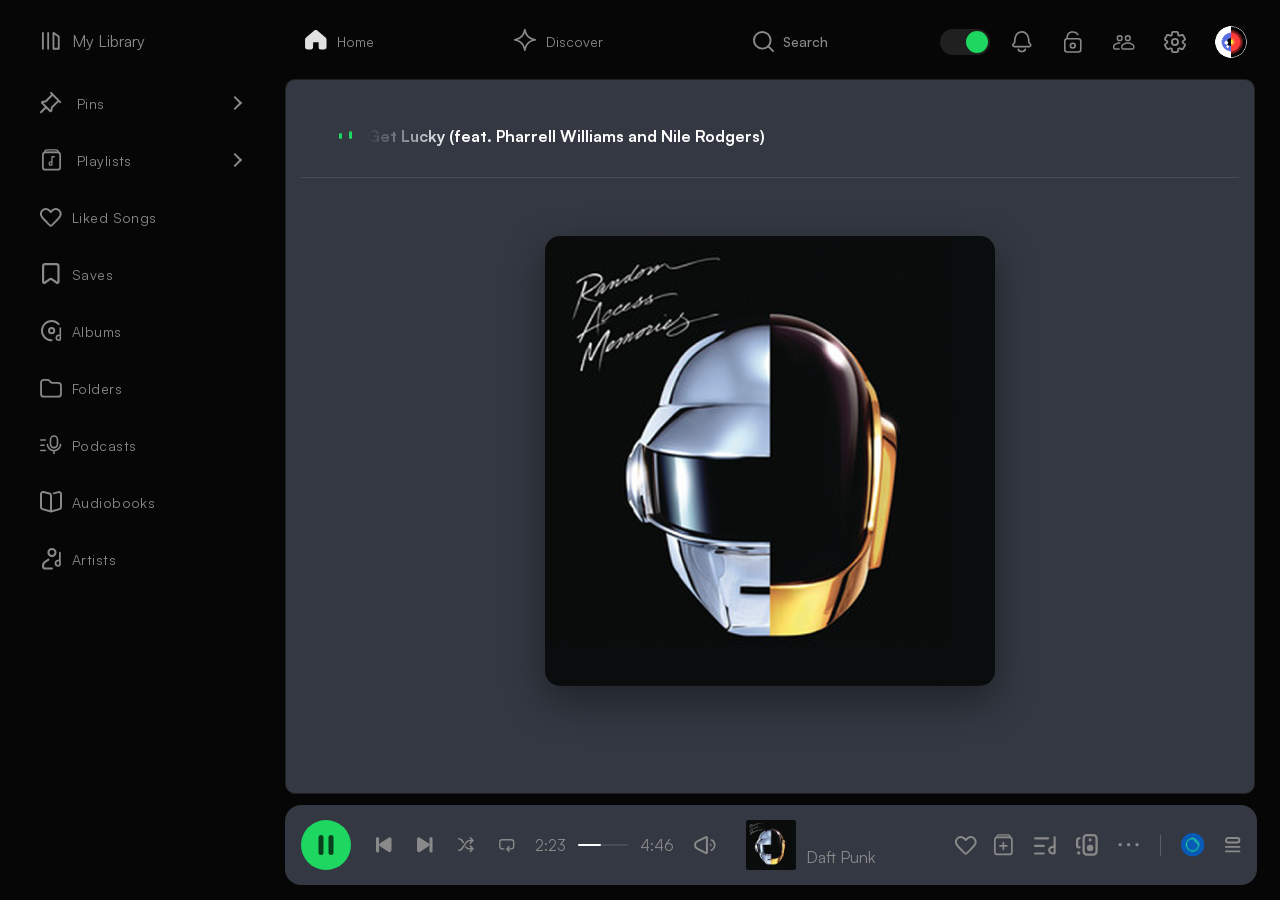
<file: pages/now-playing.html>
<!DOCTYPE html>
<html lang="en">

<head>
  <meta charset="UTF-8" />
  <meta name="viewport" content="width=device-width, initial-scale=1.0" />
  <meta name="description" content="This is Georgian Spotify Template" />
  <link rel="stylesheet" href="../assets/styles/style.css" />
  <link rel="icon" href="../assets/img/favicon.ico" type="image/x-icon">
  <title>Now playing - Georgian Spotify</title>
</head>

<body class="app">
  <header class="header">
    <div class="header-wrapper">
      <!-- desktop -->
      <nav class="navigation">
        <ul class="top-nav-ul left-ul">
          <li>
            <a href="../index.html">
              <div class="img-div">
                <i class="icons icon-home"></i>
              </div>
              Home
            </a>
          </li>
          <li>
            <a href="./discover.html">
              <div class="img-div">
                <i class="icons icon-discover"></i>
              </div>

              <span>Discover</span>
            </a>
          </li>
          <li>
            <form action="./search.html">
              <div class="img-div search-wrapper">
                <label for="search">
                  <i class="icons icon-search"></i>
                </label>
                <input id="search" type="search" placeholder="Search" />
              </div>
            </form>
          </li>
        </ul>
      </nav>
      <nav class="side-nav top-nav">
        <ul class="top-nav-ul">
          <li>
            <div class="theme-toggle dark" id="theme-toggle"></div>
          </li>
          <li>
            <a href="#">
              <i class="icons icon-notification"></i>
            </a>
          </li>
          <li>
            <a href="#">
              <i class="icons icon-lock"></i>
            </a>
          </li>
          <li>
            <a href="#">
              <i class="icons icon-users"></i>
            </a>
          </li>
          <li>
            <a href="#">
              <i class="icons icon-settings"></i>
            </a>
          </li>
          <li class="no-hover">
            <a href="./profile.html">
              <img src="../assets/img/icons/user.svg" alt="Profile" />
            </a>
          </li>
        </ul>
      </nav>
    </div>
    <!-- Mobile navigation -->
    <nav class="mobile-nav">
      <a href="../index.html">
        <i class="icons icon-home-inactive icon-green"></i>
        Home
      </a>
      <a href="./discover.html">
        <i class="icons icon-discover icon-green"></i>
        Discover
      </a>
      <a href="./search.html">
        <i class="icons icon-search icon-green"></i>
        Search
      </a>
      <a href="./library.html">
        <i class="icons icon-library icon-green"></i>
        Library
      </a>
      <a href="./profile.html">
        <i class="icons icon-me icon-green"></i>
        Me
      </a>
    </nav>
  </header>
  <aside class="sidebar">
    <div class="sidebar-heading">
      <a href="./library.html"><i class="icons icon-library"></i> My Library</a>
    </div>
    <nav class="sidebar-menu">
      <ul>
        <li>
          <details class="nav__dropdown">
            <summary class="nav__link">
              <i class="icons icon-pin"></i>
              Pins
            </summary>
            <ul class="nav__sub">
              <li><a href="./album.html">Albums</a></li>
              <li><a href="./artist.html">Artists</a></li>
              <li><a href="./playlist.html">Playlists</a></li>
            </ul>
          </details>
        </li>
        <li>
          <details class="nav__dropdown">
            <summary class="nav__link">
              <i class="icons icon-playlist"></i>
              Playlists
            </summary>
            <ul class="nav__sub">
              <li><a href="./album.html">Albums</a></li>
              <li><a href="./artist.html">Artists</a></li>
              <li><a href="./playlist.html">Playlists</a></li>
            </ul>
          </details>
        </li>
        <li>
          <a href="./song.html">
            <i class="icons icon-hearth"></i>
            <span>Liked Songs</span>
          </a>
        </li>
        <li>
          <a href="#">
            <i class="icons icon-bookmark"></i>
            <span>Saves</span>
          </a>
        </li>
        <li>
          <a href="./album.html">
            <i class="icons icon-album"></i>
            <span>Albums</span>
          </a>
        </li>
        <li>
          <a href="#">
            <i class="icons icon-folder"></i>
            <span>Folders</span>
          </a>
        </li>
        <li>
          <a href="./podcast.html">
            <i class="icons icon-podcast"></i>
            <span>Podcasts</span>
          </a>
        </li>
        <li>
          <a href="#">
            <i class="icons icon-audiobook"></i>
            <span>Audiobooks</span>
          </a>
        </li>
        <li>
          <a href="./artist.html">
            <i class="icons icon-artists"></i>
            <span>Artists</span>
          </a>
        </li>
      </ul>
    </nav>
  </aside>
  <main class="main playing-now-text">
    <header>
      <div class="pnt-header-wrapper">
        <a href="../index.html"><img src="../assets/img/icons/arrows/arrow-left.svg" alt="arrow left icon"></a>
        <div class="now-playing-bars now">
          <span></span>
        </div>
        <div class="title-marquee">
          <p>Get Lucky (feat. Pharrell Williams and Nile Rodgers)</p>
        </div>
      </div>
    </header>

    <section class="main-content">
      <div class="main-content-wrapper">
        <img src="../assets/img/albums/album_1.png" alt="Daft Punk image">

        <div class="main-info-wrapper">
          <div class="music-author-wrapper">
            <div class="title-marquee">
              <p>Get Lucky (feat. Pharrell Williams and Nile Rodgers)</p>
            </div>
            <p class="artist-name">Daft Punk</p>
          </div>
          <div class="icon-wrapper">
            <i class="icons icon-hearth"></i>
            <i class="icons icon-add-playlist"></i>
          </div>
        </div>
      </div>
    </section>

    <div class="mobile-controls-wrapper">
      <section class="music-player-controls">
        <div class="progress-container">
          <div class="progress-bar-bg">
            <div class="progress-bar-fill" style="width: 50%;">
              <div class="progress-dot"></div>
            </div>
          </div>
          <div class="time-labels">
            <p>2:23</p>
            <p>-0:45</p>
          </div>
        </div>

        <div class="music-navigation">
          <i class="icons icon-shuffle"></i>
          <div class="main-music-navigation">
            <i class="icons icon-prev"></i>
            <div class="pause-wrapper">
              <img src="../assets/img/icons/player/pause.svg" alt="pause icon">
            </div>
            <i class="icons icon-next"></i>
          </div>
          <i class="icons icon-repeat"></i>
        </div>
      </section>

      <footer class="playing-footer">
        <div class="footer-icon-wrapper">
          <div class="nav-icon"><a href="./now-playing.html"><i class="icons icon-devices"></i></a></div>
          <div class="nav-icon"><i class="icons icon-upload"></i></div>
          <div class="nav-icon active"><a href="./now-playing-text.html"><i class="icons icon-menu"></i></a></div>
          <div class="nav-icon"><a href="./now-playing-music-section.html"><i class="icons icon-order"></i></a></div>
          <div class="nav-icon"><i class="icons icon-dots"></i></div>
        </div>
      </footer>
    </div>
  </main>
  <aside class="activity">
    <div class="main-inner">
      <section class="section-wrapper">
        <div class="content-wrapper">
          <div class="section-title">
            <h4>Friends Activity</h4>
            <div class="slide-controls">
              <a href="#"><i class="icons icon-add-friend"></i></a>
              <a href="#"><i class="icons icon-close"></i></a>
            </div>
          </div>
          <div class="activity-content">
            <div class="activity-details">
              <div class="activity-icon">
                <img src="../assets/img/users/user_1.png" alt="" />
              </div>
              <div class="activity-summary">
                <span class="title">FriendlyMusicListener</span>
                <div class="description">
                  <div class="activity-time now">
                    <span class="now-bar"></span>
                  </div>
                  <div class="artist-information">
                    <span class="album">Goosebumps </span>
                    <span class="artist">Travis Scott</span>
                  </div>
                </div>
              </div>
            </div>
            <div class="activity-details">
              <div class="activity-icon">
                <img src="../assets/img/users/user_2.png" alt="" />
              </div>
              <div class="activity-summary">
                <span class="title">AverageMusicEnjoyer</span>
                <div class="description">
                  <div class="activity-time now">
                    <span class="now-bar"></span>
                  </div>
                  <div class="artist-information">
                    <span class="album">Get Lucky </span>
                    <span class="artist">Daft Punk</span>
                  </div>
                </div>
              </div>
            </div>
            <div class="activity-details">
              <div class="activity-icon">
                <img src="../assets/img/users/user_3.png" alt="" />
              </div>
              <div class="activity-summary">
                <span class="title">MusicEnthusiast</span>
                <div class="description">
                  <div class="activity-time">
                    <span>1h</span>
                  </div>
                  <div class="artist-information">
                    <span class="album">would he </span>
                    <span class="artist">joji</span>
                  </div>
                </div>
              </div>
            </div>
            <div class="activity-details">
              <div class="activity-icon">
                <img src="../assets/img/users/user_4.png" alt="" />
              </div>
              <div class="activity-summary">
                <span class="title">IListenToMusic56</span>
                <div class="description">
                  <div class="activity-time">
                    <span>6h</span>
                  </div>
                  <div class="artist-information">
                    <span class="album">Rockstar </span>
                    <span class="artist">Post Malone</span>
                  </div>
                </div>
              </div>
            </div>
          </div>
        </div>
      </section>
    </div>
  </aside>
  <footer class="player now-playing">
    <div class="player-wrapper player-left">
      <img src="../assets/img/albums/album_1.png" alt="Daft Punk" />

      <div class="music-title-author-wrapper">
        <a href="./now-playing-text.html" class="scrolling-text">Get Lucky (feat. Pharrell Williams and Nile
          Rodgers)</a>
        <a href="./now-playing.html" class="scrolling-text-band">Daft Punk</a>
      </div>
    </div>

    <div class="player-icons">
      <i class="icons icon-add-playlist icon-sm"></i>
      <img src="../assets/img/icons/player/play.svg" alt="play" class="play" />
    </div>

    <div class="music-progress-bar"></div>

    <div class="advanced-player player-center">
      <div class="advanced-player-wrapper">
        <div class="stop-button-wrapper">
          <img src="../assets/img/icons/player/pause.svg" alt="pause" class="pause" />
        </div>
        <i class="icons icon-prev icon-sm"></i>
        <i class="icons icon-next icon-sm"></i>
        <i class="icons icon-shuffle icon-sm"></i>
        <i class="icons icon-repeat icon-sm"></i>
      </div>

      <div class="advanced-player-music-time-line">
        <p>2:23</p>
        <div class="advanced-music-progress-bar"></div>
        <p>4:46</p>
      </div>

      <i class="icons icon-volume"></i>
    </div>

    <div class="advanced-player-icons player-right">
      <div class="wrapper-icons">
        <i class="icons icon-hearth"></i>
        <i class="icons icon-add-playlist"></i>
      </div>
      <a href="./now-playing-music-section.html"><i class="icons icon-list"></i></a>
      <i class="icons icon-devices"></i>
      <i class="icons icon-dots"></i>
      <hr />
      <i class="icons icon-player_blue_icon icon-md"></i>
      <i class="icons icon-order icon-sm"></i>
    </div>
  </footer>
  <script src="../assets/js/main.js"></script>
</body>

</html>
</file>
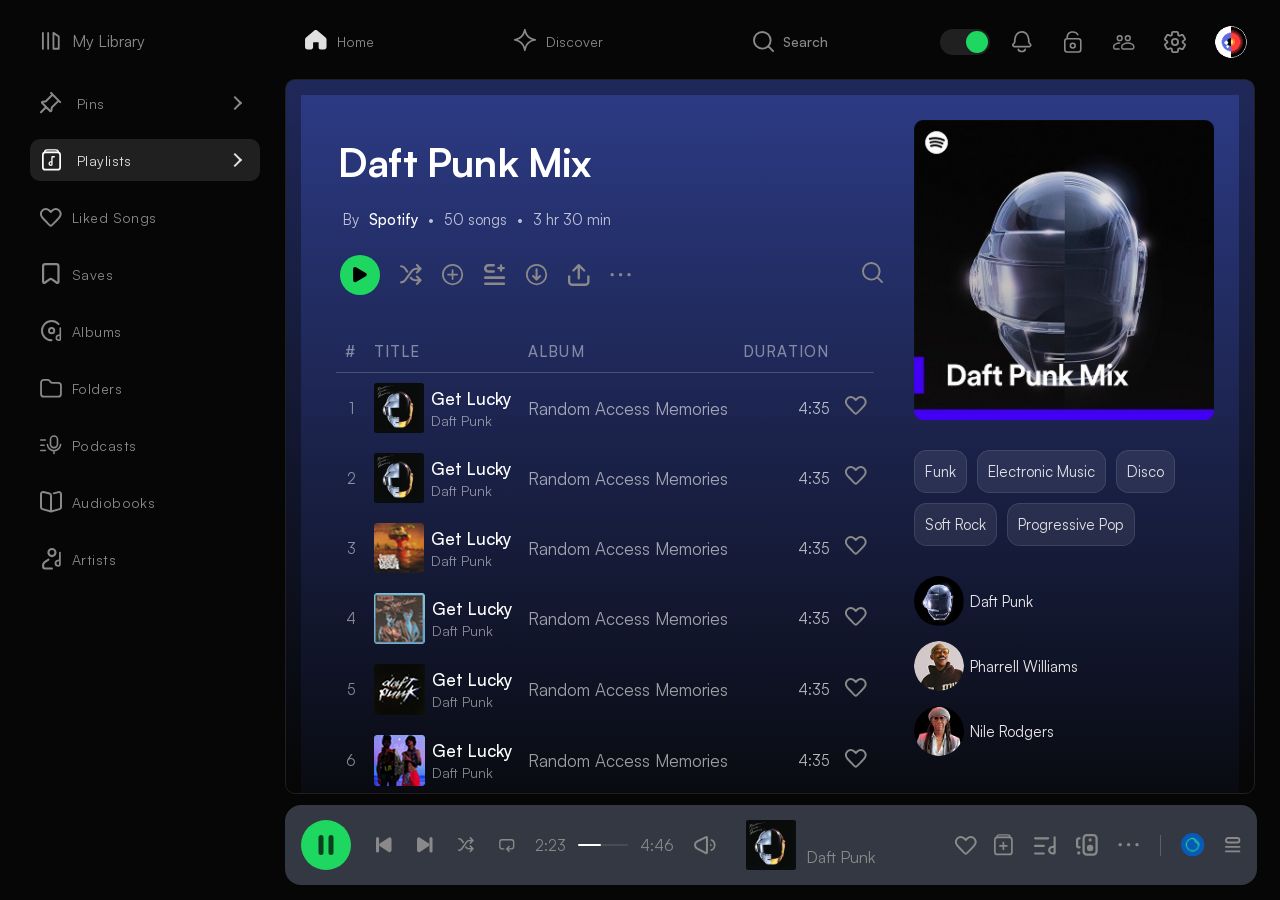
<file: pages/playlist.html>
<!DOCTYPE html>
<html lang="en">

<head>
  <meta charset="UTF-8" />
  <meta name="viewport" content="width=device-width, initial-scale=1.0" />
  <meta name="description" content="This is Georgian Spotify" />
  <link rel="stylesheet" href="../assets/styles/style.css" />
  <link rel="icon" href="../assets/img/favicon.ico" type="image/x-icon">
  <title>Playlist - Georgian Spotify</title>
</head>

<body class="app">
  <header class="header">
    <div class="header-wrapper">
      <!-- desktop -->
      <nav class="navigation">
        <ul class="top-nav-ul left-ul">
          <li>
            <a href="../index.html">
              <div class="img-div">
                <i class="icons icon-home"></i>
              </div>
              Home
            </a>
          </li>
          <li>
            <a href="./discover.html">
              <div class="img-div">
                <i class="icons icon-discover"></i>
              </div>

              <span>Discover</span>
            </a>
          </li>
          <li>
            <form action="./search.html">
              <div class="img-div search-wrapper">
                <label for="header-search">
                  <i class="icons icon-search"></i>
                </label>
                <input id="header-search" type="search" placeholder="Search" />
              </div>
            </form>
          </li>
        </ul>
      </nav>
      <nav class="side-nav top-nav">
        <ul class="top-nav-ul">
          <li>
            <div class="theme-toggle dark" id="theme-toggle"></div>
          </li>
          <li>
            <a href="#">
              <i class="icons icon-notification"></i>
            </a>
          </li>
          <li>
            <a href="#">
              <i class="icons icon-lock"></i>
            </a>
          </li>
          <li>
            <a href="#">
              <i class="icons icon-users"></i>
            </a>
          </li>
          <li>
            <a href="#">
              <i class="icons icon-settings"></i>
            </a>
          </li>
          <li class="no-hover">
            <a href="./profile.html">
              <img src="../assets/img/icons/user.svg" alt="Profile" />
            </a>
          </li>
        </ul>
      </nav>
    </div>
    <!-- Mobile navigation -->
    <nav class="mobile-nav">
      <a href="../index.html">
        <i class="icons icon-home-inactive icon-green"></i>
        Home
      </a>
      <a href="./discover.html">
        <i class="icons icon-discover icon-green"></i>
        Discover
      </a>
      <a href="./search.html">
        <i class="icons icon-search icon-green"></i>
        Search
      </a>
      <a href="./library.html">
        <i class="icons icon-library icon-green"></i>
        Library
      </a>
      <a href="./profile.html">
        <i class="icons icon-me icon-green"></i>
        Me
      </a>
    </nav>
  </header>
  <aside class="sidebar">
    <div class="sidebar-heading">
      <a href="./library.html"><i class="icons icon-library"></i> My Library</a>
    </div>
    <nav class="sidebar-menu">
      <ul>
        <li>
          <details class="nav__dropdown">
            <summary class="nav__link">
              <i class="icons icon-pin"></i>
              Pins
            </summary>
            <ul class="nav__sub">
              <li><a href="./album.html">Albums</a></li>
              <li><a href="./artist.html">Artists</a></li>
              <li><a href="./playlist.html">Playlists</a></li>
            </ul>
          </details>
        </li>
        <li class="active">
          <details class="nav__dropdown">
            <summary class="nav__link">
              <i class="icons icon-playlist"></i>
              Playlists
            </summary>
            <ul class="nav__sub">
              <li><a href="./album.html">Albums</a></li>
              <li><a href="./artist.html">Artists</a></li>
              <li class="active"><a href="./playlist.html">Playlists</a></li>
            </ul>
          </details>
        </li>
        <li>
          <a href="./song.html">
            <i class="icons icon-hearth"></i>
            <span>Liked Songs</span>
          </a>
        </li>
        <li>
          <a href="#">
            <i class="icons icon-bookmark"></i>
            <span>Saves</span>
          </a>
        </li>
        <li>
          <a href="./album.html">
            <i class="icons icon-album"></i>
            <span>Albums</span>
          </a>
        </li>
        <li>
          <a href="#">
            <i class="icons icon-folder"></i>
            <span>Folders</span>
          </a>
        </li>
        <li>
          <a href="./podcast.html">
            <i class="icons icon-podcast"></i>
            <span>Podcasts</span>
          </a>
        </li>
        <li>
          <a href="#">
            <i class="icons icon-audiobook"></i>
            <span>Audiobooks</span>
          </a>
        </li>
        <li>
          <a href="./artist.html">
            <i class="icons icon-artists"></i>
            <span>Artists</span>
          </a>
        </li>
      </ul>
    </nav>
  </aside>
  <main class="main music-page playlist-view">

    <header class="playlist-header">
      <form>
        <div class="search-bar">
          <input id="search" type="search" placeholder="Search Playlist">
          <label for="search">
            <i class="icons icon-search icon-sm"></i>
          </label>
        </div>
      </form>
      <i class="icons icon-arrow_sort"></i>
    </header>


    <div class="playlist-layout">

      <!-- LEFT COLUMN -->
      <div class="playlist-main-content">

        <section class="playlist-hero">

          <div class="playlist-cover">
            <img src="../assets/img/albums/album_1.png" alt="Daft Punk">
          </div>

          <div class="playlist-meta">

            <h1 class="playlist-title">Daft Punk Mix</h1>

            <div class="playlist-details">
              <p>By</p>
              <p>Spotify</p>
              <p>•</p>
              <p>50 songs</p>
              <p>•</p>
              <p>3 hr 30 min</p>
            </div>

            <div class="playlist-controls">

              <div class="playlist-controls-left">

                <div class="play-button-bg">
                  <i class="icons icon-play-black icon-sm"></i>
                </div>

                <i class="icons icon-shuffle"></i>
                <i class="icons icon-add-music"></i>
                <i class="icons icon-add-album"></i>
                <i class="icons icon-download"></i>
                <i class="icons icon-upload"></i>
                <i class="icons icon-dots"></i>

              </div>

              <div class="playlist-controls-right">
                <i class="icons icon-search"></i>
              </div>

            </div>


            <div class="playlist-controls-mobile">

              <div class="playlist-mobile-left">
                <i class="icons icon-add-playlist"></i>
                <i class="icons icon-add-album"></i>
                <i class="icons icon-download"></i>
                <i class="icons icon-dots"></i>
              </div>

              <div class="playlist-mobile-right">

                <i class="icons icon-shuffle"></i>

                <div class="mobile-play-button">
                  <i class="icons icon-play-black icon-xxxs"></i>
                </div>

              </div>

            </div>
          </div>
        </section>


        <!-- SONG TABLE -->
        <section class="tracklist-wrapper">

          <table class="tracklist-table">

            <thead>
              <tr>
                <th>#</th>
                <th>Title</th>
                <th>Album</th>
                <th>Duration</th>
                <th></th>
              </tr>
            </thead>

            <tbody>

              <tr>

                <td class="track-index">1</td>

                <td class="track-data">

                  <div class="track-card">

                    <img src="../assets/img/albums/album_1.png" alt="cover" class="track-cover" />

                    <div class="track-text">
                      <p class="track-title">Get Lucky</p>
                      <p class="track-artist">Daft Punk</p>
                    </div>

                  </div>

                </td>

                <td class="track-album">Random Access Memories</td>

                <td class="track-time">4:35</td>

                <td>
                  <i class="icons icon-hearth"></i>
                </td>

                <td>
                  <i class="icons icon-dots"></i>
                </td>

              </tr>

              <tr>

                <td class="track-index">2</td>

                <td class="track-data">

                  <div class="track-card">

                    <img src="../assets/img/albums/album_1.png" alt="cover" class="track-cover" />

                    <div class="track-text">
                      <p class="track-title">Get Lucky</p>
                      <p class="track-artist">Daft Punk</p>
                    </div>

                  </div>

                </td>

                <td class="track-album">Random Access Memories</td>

                <td class="track-time">4:35</td>

                <td>
                  <i class="icons icon-hearth"></i>
                </td>

                <td>
                  <i class="icons icon-dots"></i>
                </td>

              </tr>

              <tr>

                <td class="track-index">3</td>

                <td class="track-data">

                  <div class="track-card">

                    <img src="../assets/img/albums/on-melancholy-hill.png" alt="cover" class="track-cover" />

                    <div class="track-text">
                      <p class="track-title">Get Lucky</p>
                      <p class="track-artist">Daft Punk</p>
                    </div>

                  </div>

                </td>

                <td class="track-album">Random Access Memories</td>

                <td class="track-time">4:35</td>

                <td>
                  <i class="icons icon-hearth"></i>
                </td>

                <td>
                  <i class="icons icon-dots"></i>
                </td>

              </tr>

              <tr>

                <td class="track-index">4</td>

                <td class="track-data">

                  <div class="track-card">

                    <img src="../assets/img/albums/tainted-love.png" alt="cover" class="cover" />
                    <div class="track-text">
                      <p class="track-title">Get Lucky</p>
                      <p class="track-artist">Daft Punk</p>
                    </div>

                  </div>

                </td>

                <td class="track-album">Random Access Memories</td>

                <td class="track-time">4:35</td>

                <td>
                  <i class="icons icon-hearth"></i>
                </td>

                <td>
                  <i class="icons icon-dots"></i>
                </td>

              </tr>

              <tr>

                <td class="track-index">5</td>

                <td class="track-data">

                  <div class="track-card">

                    <img src="../assets/img/albums/one-more-time.png" alt="cover" class="cover" />
                    <div class="track-text">
                      <p class="track-title">Get Lucky</p>
                      <p class="track-artist">Daft Punk</p>
                    </div>

                  </div>

                </td>

                <td class="track-album">Random Access Memories</td>

                <td class="track-time">4:35</td>

                <td>
                  <i class="icons icon-hearth"></i>
                </td>

                <td>
                  <i class="icons icon-dots"></i>
                </td>

              </tr>

              <tr>
                <td class="track-index">6</td>
                <td class="track-data">
                  <div class="track-card">
                    <img src="../assets/img/albums/electric-feel.png" alt="cover" class="cover" />
                    <div class="track-text">
                      <p class="track-title">Get Lucky</p>
                      <p class="track-artist">Daft Punk</p>
                    </div>
                  </div>
                </td>
                <td class="track-album">Random Access Memories</td>
                <td class="track-time">4:35</td>
                <td>
                  <i class="icons icon-hearth"></i>
                </td>
                <td>
                  <i class="icons icon-dots"></i>
                </td>
              </tr>

              <tr>
                <td class="track-index">7</td>
                <td class="track-data">
                  <div class="track-card">

                    <img src="../assets/img/albums/album_1.png" alt="cover" class="track-cover" />

                    <div class="track-text">
                      <p class="track-title">Get Lucky</p>
                      <p class="track-artist">Daft Punk</p>
                    </div>
                  </div>
                </td>
                <td class="track-album">Random Access Memories</td>
                <td class="track-time">4:35</td>
                <td>
                  <i class="icons icon-hearth"></i>
                </td>
                <td>
                  <i class="icons icon-dots"></i>
                </td>
              </tr>
            </tbody>
          </table>
        </section>

      </div>


      <!-- RIGHT COLUMN -->
      <section class="artist-sidebar">

        <img src="../assets/img/albums/album_2.png" alt="Daft Punk">

        <div class="artist-genres">
          <p>Funk</p>
          <p>Electronic Music</p>
          <p>Disco</p>
          <p>Soft Rock</p>
          <p>Progressive Pop</p>
        </div>

        <div class="artist-collaborators">

          <div class="artist-card">
            <img src="../assets/img/artists/artist_2.png" alt="Daft Punk">
            <p>Daft Punk</p>
          </div>

          <div class="artist-card">
            <img src="../assets/img/artists/pharrell-williams.png" alt="Pharrell Williams">
            <p>Pharrell Williams</p>
          </div>

          <div class="artist-card">
            <img src="../assets/img/artists/nile-rodgers.png" alt="Nile Rodgers">
            <p>Nile Rodgers</p>
          </div>

        </div>

      </section>

    </div>
  </main>
  <aside class="activity">
    <div class="main-inner">
      <section class="section-wrapper">
        <div class="content-wrapper">
          <div class="section-title">
            <h4>Friends Activity</h4>
            <div class="slide-controls">
              <a href="#"><i class="icons icon-add-friend"></i></a>
              <a href="#"><i class="icons icon-close"></i></a>
            </div>
          </div>
          <div class="activity-content">
            <div class="activity-details">
              <div class="activity-icon">
                <img src="../assets/img/users/user_1.png" alt="" />
              </div>
              <div class="activity-summary">
                <span class="title">FriendlyMusicListener</span>
                <div class="description">
                  <div class="activity-time now">
                    <span class="now-bar"></span>
                  </div>
                  <div class="artist-information">
                    <span class="album">Goosebumps </span>
                    <span class="artist">Travis Scott</span>
                  </div>
                </div>
              </div>
            </div>
            <div class="activity-details">
              <div class="activity-icon">
                <img src="../assets/img/users/user_2.png" alt="" />
              </div>
              <div class="activity-summary">
                <span class="title">AverageMusicEnjoyer</span>
                <div class="description">
                  <div class="activity-time now">
                    <span class="now-bar"></span>
                  </div>
                  <div class="artist-information">
                    <span class="album">Get Lucky </span>
                    <span class="artist">Daft Punk</span>
                  </div>
                </div>
              </div>
            </div>
            <div class="activity-details">
              <div class="activity-icon">
                <img src="../assets/img/users/user_3.png" alt="" />
              </div>
              <div class="activity-summary">
                <span class="title">MusicEnthusiast</span>
                <div class="description">
                  <div class="activity-time">
                    <span>1h</span>
                  </div>
                  <div class="artist-information">
                    <span class="album">would he </span>
                    <span class="artist">joji</span>
                  </div>
                </div>
              </div>
            </div>
            <div class="activity-details">
              <div class="activity-icon">
                <img src="../assets/img/users/user_4.png" alt="" />
              </div>
              <div class="activity-summary">
                <span class="title">IListenToMusic56</span>
                <div class="description">
                  <div class="activity-time">
                    <span>6h</span>
                  </div>
                  <div class="artist-information">
                    <span class="album">Rockstar </span>
                    <span class="artist">Post Malone</span>
                  </div>
                </div>
              </div>
            </div>
          </div>
        </div>
      </section>
    </div>
  </aside>
  <footer class="player">
    <div class="player-wrapper player-left">
      <img src="../assets/img/albums/album_1.png" alt="Daft Punk" />

      <div class="music-title-author-wrapper">
        <a href="./now-playing-text.html" class="scrolling-text">Get Lucky (feat. Pharrell Williams and Nile
          Rodgers)</a>
        <a href="./now-playing.html" class="scrolling-text-band">Daft Punk</a>
      </div>
    </div>

    <div class="player-icons">
      <i class="icons icon-add-playlist icon-sm"></i>
      <img src="../assets/img/icons/player/play.svg" alt="play" class="play" />
    </div>

    <div class="music-progress-bar"></div>

    <div class="advanced-player player-center">
      <div class="advanced-player-wrapper">
        <div class="stop-button-wrapper">
          <img src="../assets/img/icons/player/pause.svg" alt="pause" class="pause" />
        </div>
        <i class="icons icon-prev icon-sm"></i>
        <i class="icons icon-next icon-sm"></i>
        <i class="icons icon-shuffle icon-sm"></i>
        <i class="icons icon-repeat icon-sm"></i>
      </div>

      <div class="advanced-player-music-time-line">
        <p>2:23</p>
        <div class="advanced-music-progress-bar"></div>
        <p>4:46</p>
      </div>

      <i class="icons icon-volume"></i>
    </div>

    <div class="advanced-player-icons player-right">
      <div class="wrapper-icons">
        <i class="icons icon-hearth"></i>
        <i class="icons icon-add-playlist"></i>
      </div>
      <a href="./now-playing-music-section.html"><i class="icons icon-list"></i></a>
      <i class="icons icon-devices"></i>
      <i class="icons icon-dots"></i>
      <hr />
      <i class="icons icon-player_blue_icon icon-md"></i>
      <i class="icons icon-order icon-sm"></i>
    </div>
  </footer>
  <script src="../assets/js/main.js"></script>
</body>

</html>
</file>
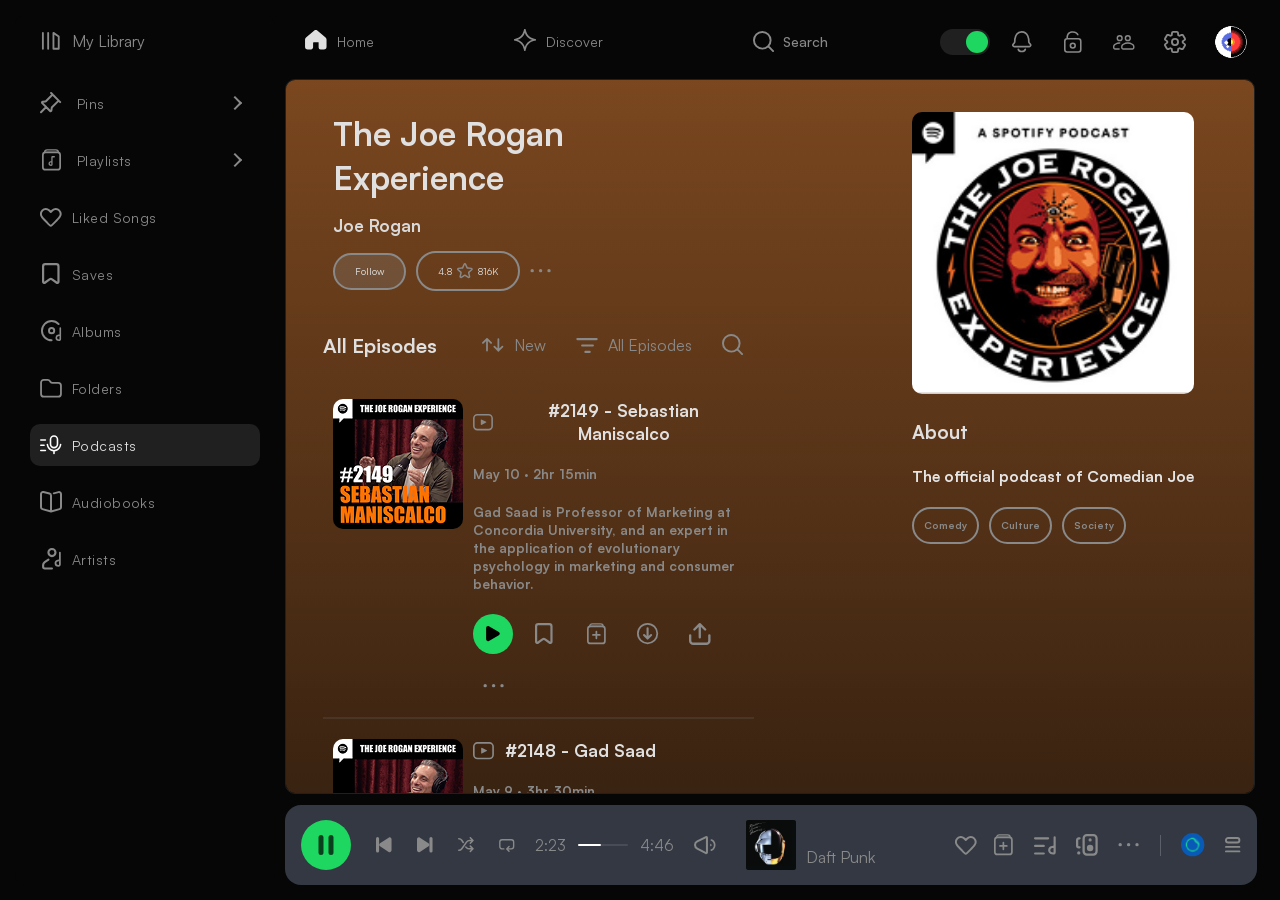
<file: pages/podcast.html>
<!doctype html>
<html lang="en">

<head>
	<meta charset="UTF-8" />
	<meta name="viewport" content="width=device-width, initial-scale=1.0" />
	<meta name="description" content="This is Georgian Spotify" />
	<link rel="stylesheet" href="../assets/styles/style.css" />
	<link rel="icon" href="../assets/img/favicon.ico" type="image/x-icon" />
	<title>Podcast - Georgian Spotify</title>
</head>

<body class="app">
	<header class="header">
		<div class="header-wrapper">
			<!-- desktop -->
			<nav class="navigation">
				<ul class="top-nav-ul left-ul">
					<li>
						<a href="../index.html">
							<div class="img-div">
								<i class="icons icon-home"></i>
							</div>
							Home
						</a>
					</li>
					<li>
						<a href="./discover.html">
							<div class="img-div">
								<i class="icons icon-discover"></i>
							</div>

							<span>Discover</span>
						</a>
					</li>
					<li>
						<form action="./search.html">
							<div class="img-div search-wrapper">
								<label for="search">
									<i class="icons icon-search"></i>
								</label>
								<input id="search" type="search" placeholder="Search" />
							</div>
						</form>
					</li>
				</ul>
			</nav>
			<nav class="side-nav top-nav">
				<ul class="top-nav-ul">
					<li>
						<div class="theme-toggle dark" id="theme-toggle"></div>
					</li>
					<li>
						<a href="#">
							<i class="icons icon-notification"></i>
						</a>
					</li>
					<li>
						<a href="#">
							<i class="icons icon-lock"></i>
						</a>
					</li>
					<li>
						<a href="#">
							<i class="icons icon-users"></i>
						</a>
					</li>
					<li>
						<a href="#">
							<i class="icons icon-settings"></i>
						</a>
					</li>
					<li class="no-hover">
						<a href="./profile.html">
							<img src="../assets/img/icons/user.svg" alt="Profile" />
						</a>
					</li>
				</ul>
			</nav>
		</div>
		<!-- Mobile navigation -->
		<nav class="mobile-nav">
			<a href="../index.html">
				<i class="icons icon-home-inactive icon-green"></i>
				Home
			</a>
			<a href="./discover.html">
				<i class="icons icon-discover icon-green"></i>
				Discover
			</a>
			<a href="./search.html">
				<i class="icons icon-search icon-green"></i>
				Search
			</a>
			<a href="./library.html">
				<i class="icons icon-library icon-green"></i>
				Library
			</a>
			<a href="./profile.html">
				<i class="icons icon-me icon-green"></i>
				Me
			</a>
		</nav>
	</header>
	<aside class="sidebar">
		<div class="sidebar-heading">
			<a href="./library.html"><i class="icons icon-library"></i> My Library</a>
		</div>
		<nav class="sidebar-menu">
			<ul>
				<li>
					<details class="nav__dropdown">
						<summary class="nav__link">
							<i class="icons icon-pin"></i>
							Pins
						</summary>
						<ul class="nav__sub">
							<li><a href="./album.html">Albums</a></li>
							<li>
								<a href="./artist.html">Artists</a>
							</li>
							<li>
								<a href="./playlist.html">Playlists</a>
							</li>
						</ul>
					</details>
				</li>
				<li>
					<details class="nav__dropdown">
						<summary class="nav__link">
							<i class="icons icon-playlist"></i>
							Playlists
						</summary>
						<ul class="nav__sub">
							<li><a href="./album.html">Albums</a></li>
							<li>
								<a href="./artist.html">Artists</a>
							</li>
							<li>
								<a href="./playlist.html">Playlists</a>
							</li>
						</ul>
					</details>
				</li>
				<li>
					<a href="./song.html">
						<i class="icons icon-hearth"></i>
						<span>Liked Songs</span>
					</a>
				</li>
				<li>
					<a href="#">
						<i class="icons icon-bookmark"></i>
						<span>Saves</span>
					</a>
				</li>
				<li>
					<a href="./album.html">
						<i class="icons icon-album"></i>
						<span>Albums</span>
					</a>
				</li>
				<li>
					<a href="#">
						<i class="icons icon-folder"></i>
						<span>Folders</span>
					</a>
				</li>
				<li class="active">
					<a href="./podcast.html">
						<i class="icons icon-podcast"></i>
						<span>Podcasts</span>
					</a>
				</li>
				<li>
					<a href="#">
						<i class="icons icon-audiobook"></i>
						<span>Audiobooks</span>
					</a>
				</li>
				<li>
					<a href="./artist.html">
						<i class="icons icon-artists"></i>
						<span>Artists</span>
					</a>
				</li>
			</ul>
		</nav>
	</aside>
	<main class="main no-pd">
		<div class="main-inner main-podcast no-pd">
			<!-- Desktop wrapper -->
			<section class="section-wrapper-podcast">
				<div class="podcast-wrapper">
					<div class="podcast-headings">
						<h3>The Joe Rogan Experience</h3>
						<h6>Joe Rogan</h6>
						<div class="cta-actions">
							<input type="radio" name="podcast-cta" id="podcastFollow" checked />
							<label for="podcastFollow"> Follow </label>
							<input type="radio" name="podcast-cta" id="podcastRatings" />
							<label for="podcastRatings">
								4.8
								<i class="icons icon-star_small icon-sm"></i>
								816K
							</label>
							<a href="#">
								<i class="icons icon-dots"></i>
							</a>
						</div>
					</div>
					<article class="about-podcast">
						<figure>
							<img src="../assets/img/podcasts/podcast_2.png" alt="Joe Rogan experience" />
						</figure>
						<div class="podcast-info">
							<h2>About</h2>
							<p>The official podcast of Comedian Joe</p>
							<div class="podcasts-genres">
								<span>Comedy</span>
								<span>Culture</span>
								<span>Society</span>
							</div>
						</div>
					</article>
					<div class="episodes-wrapper">
						<div class="podcast-filter">
							<h6>All Episodes</h6>
							<div class="filters">
								<div class="filter">
									<a href="#">
										<i class="icons icon-arrow_sort"></i>
										New
									</a>
								</div>
								<div class="filter">
									<a href="#">
										<i class="icons icon-order-burger"></i>
										All Episodes
									</a>
								</div>
								<div class="filter">
									<a href="#">
										<i class="icons icon-search"></i>
									</a>
								</div>
							</div>
						</div>
						<div class="episodes">
							<article class="episode">
								<figure>
									<img class="podcast-preview" src="../assets/img/podcasts/2149.jpg"
										alt="Episode #2149" />
								</figure>
								<div class="description-wrapper">
									<h3>
										<i class="icons icon-play_bordered"></i>
										#2149 - Sebastian Maniscalco
									</h3>
									<p>May 10 &middot; 2hr 15min</p>
									<p>
										Gad Saad is Professor of Marketing
										at Concordia University, and an
										expert in the application of
										evolutionary psychology in marketing
										and consumer behavior.
										<span>
											He is the host of
											"The Saad Truth with Dr. Saad"
											podcast, and the author of
											"The Saad Truth about
											Happiness: 8 Secrets for Leading
											the Good Life" available in
											paperback on May 14,
											2024.www.gadsaad.com Learn more
											about your ad choices. Visit
											podcastchoices.com/adchoices
										</span>
									</p>
									<div class="button-wrapper">
										<button>
											<i class="icons icon-play-black icon-sm"></i>
										</button>
										<a href="#">
											<i class="icons icon-bookmark"></i>
										</a>
										<a href="#">
											<i class="icons icon-add-playlist"></i>
										</a>
										<a href="#">
											<i class="icons icon-download"></i>
										</a>
										<a href="#">
											<i class="icons icon-upload"></i>
										</a>
										<a href="#">
											<i class="icons icon-dots"></i>
										</a>
									</div>
								</div>
							</article>
							<article class="episode">
								<figure>
									<img class="podcast-preview" src="../assets/img/podcasts/2149.jpg"
										alt="Episode #2149" />
								</figure>
								<div class="description-wrapper">
									<h3>
										<i class="icons icon-play_bordered"></i>
										#2148 - Gad Saad
									</h3>
									<p>May 9 &middot; 3hr 30min</p>
									<p>
										Gad Saad is Professor of Marketing
										at Concordia University, and an
										expert in the application of
										evolutionary psychology in marketing
										and consumer behavior.
										<span>
											He is the host of
											"The Saad Truth with Dr. Saad"
											podcast, and the author of
											"The Saad Truth about
											Happiness: 8 Secrets for Leading
											the Good Life" available in
											paperback on May 14,
											2024.www.gadsaad.com Learn more
											about your ad choices. Visit
											podcastchoices.com/adchoices
										</span>
									</p>
									<div class="button-wrapper">
										<button>
											<i class="icons icon-play-black icon-sm"></i>
										</button>
										<a href="#">
											<i class="icons icon-bookmark"></i>
										</a>
										<a href="#">
											<i class="icons icon-add-playlist"></i>
										</a>
										<a href="#">
											<i class="icons icon-download"></i>
										</a>
										<a href="#">
											<i class="icons icon-upload"></i>
										</a>
										<a href="#">
											<i class="icons icon-dots"></i>
										</a>
									</div>
								</div>
							</article>
							<article class="episode">
								<figure>
									<img class="podcast-preview" src="../assets/img/podcasts/2149.jpg"
										alt="Episode #2149" />
								</figure>
								<div class="description-wrapper">
									<h3>
										<i class="icons icon-play_bordered"></i>
										#2147 - Mike Baker
									</h3>
									<p>May 8 &middot; 2hr 54min</p>
									<p>
										Gad Saad is Professor of Marketing
										at Concordia University, and an
										expert in the application of
										evolutionary psychology in marketing
										and consumer behavior.
										<span>
											He is the host of
											"The Saad Truth with Dr. Saad"
											podcast, and the author of
											"The Saad Truth about
											Happiness: 8 Secrets for Leading
											the Good Life" available in
											paperback on May 14,
											2024.www.gadsaad.com Learn more
											about your ad choices. Visit
											podcastchoices.com/adchoices
										</span>
									</p>
									<div class="button-wrapper">
										<button>
											<i class="icons icon-play-black icon-sm"></i>
										</button>
										<a href="#">
											<i class="icons icon-bookmark"></i>
										</a>
										<a href="#">
											<i class="icons icon-add-playlist"></i>
										</a>
										<a href="#">
											<i class="icons icon-download"></i>
										</a>
										<a href="#">
											<i class="icons icon-upload"></i>
										</a>
										<a href="#">
											<i class="icons icon-dots"></i>
										</a>
									</div>
								</div>
							</article>
						</div>
					</div>
				</div>
			</section>
		</div>
	</main>
	<aside class="activity">
		<div class="main-inner">
			<section class="section-wrapper">
				<div class="content-wrapper">
					<div class="section-title">
						<h4>Friends Activity</h4>
						<div class="slide-controls">
							<a href="#"><i class="icons icon-add-friend"></i></a>
							<a href="#"><i class="icons icon-close"></i></a>
						</div>
					</div>
					<div class="activity-content">
						<div class="activity-details">
							<div class="activity-icon">
								<img src="../assets/img/users/user_1.png" alt="" />
							</div>
							<div class="activity-summary">
								<span class="title">FriendlyMusicListener</span>
								<div class="description">
									<div class="activity-time now">
										<span class="now-bar"></span>
									</div>
									<div class="artist-information">
										<span class="album">Goosebumps
										</span>
										<span class="artist">Travis Scott</span>
									</div>
								</div>
							</div>
						</div>
						<div class="activity-details">
							<div class="activity-icon">
								<img src="../assets/img/users/user_2.png" alt="" />
							</div>
							<div class="activity-summary">
								<span class="title">AverageMusicEnjoyer</span>
								<div class="description">
									<div class="activity-time now">
										<span class="now-bar"></span>
									</div>
									<div class="artist-information">
										<span class="album">Get Lucky
										</span>
										<span class="artist">Daft Punk</span>
									</div>
								</div>
							</div>
						</div>
						<div class="activity-details">
							<div class="activity-icon">
								<img src="../assets/img/users/user_3.png" alt="" />
							</div>
							<div class="activity-summary">
								<span class="title">MusicEnthusiast</span>
								<div class="description">
									<div class="activity-time">
										<span>1h</span>
									</div>
									<div class="artist-information">
										<span class="album">would he </span>
										<span class="artist">joji</span>
									</div>
								</div>
							</div>
						</div>
						<div class="activity-details">
							<div class="activity-icon">
								<img src="../assets/img/users/user_4.png" alt="" />
							</div>
							<div class="activity-summary">
								<span class="title">IListenToMusic56</span>
								<div class="description">
									<div class="activity-time">
										<span>6h</span>
									</div>
									<div class="artist-information">
										<span class="album">Rockstar </span>
										<span class="artist">Post Malone</span>
									</div>
								</div>
							</div>
						</div>
					</div>
				</div>
			</section>
		</div>
	</aside>
	<footer class="player hide-mob">
		<div class="player-wrapper player-left">
			<img src="../assets/img/albums/album_1.png" alt="Daft Punk" />

			<div class="music-title-author-wrapper">
				<a href="./now-playing-text.html" class="scrolling-text">Get Lucky (feat. Pharrell Williams and Nile
					Rodgers)</a>
				<a href="./now-playing.html" class="scrolling-text-band">Daft Punk</a>
			</div>
		</div>

		<div class="player-icons">
			<i class="icons icon-add-playlist icon-sm"></i>
			<img src="../assets/img/icons/player/play.svg" alt="play" class="play" />
		</div>

		<div class="music-progress-bar"></div>

		<div class="advanced-player player-center">
			<div class="advanced-player-wrapper">
				<div class="stop-button-wrapper">
					<img src="../assets/img/icons/player/pause.svg" alt="pause" class="pause" />
				</div>
				<i class="icons icon-prev icon-sm"></i>
				<i class="icons icon-next icon-sm"></i>
				<i class="icons icon-shuffle icon-sm"></i>
				<i class="icons icon-repeat icon-sm"></i>
			</div>

			<div class="advanced-player-music-time-line">
				<p>2:23</p>
				<div class="advanced-music-progress-bar"></div>
				<p>4:46</p>
			</div>

			<i class="icons icon-volume"></i>
		</div>

		<div class="advanced-player-icons player-right">
			<div class="wrapper-icons">
				<i class="icons icon-hearth"></i>
				<i class="icons icon-add-playlist"></i>
			</div>
			<a href="./now-playing-music-section.html"><i class="icons icon-list"></i></a>
			<i class="icons icon-devices"></i>
			<i class="icons icon-dots"></i>
			<hr />
			<i class="icons icon-player_blue_icon icon-md"></i>
			<i class="icons icon-order icon-sm"></i>
		</div>
	</footer>
	<script src="../assets/js/main.js"></script>
</body>

</html>
</file>
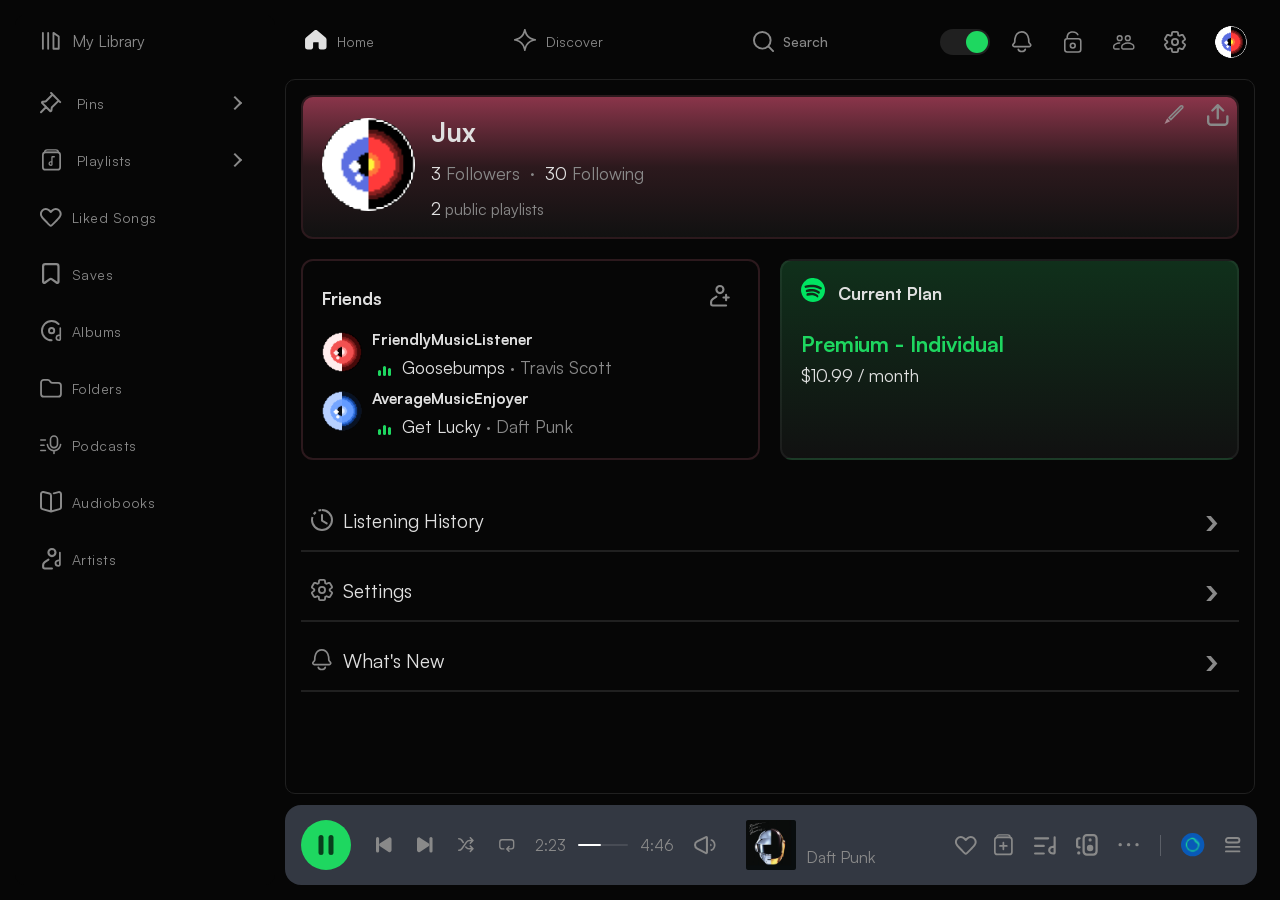
<file: pages/profile.html>
<!doctype html>
<html lang="en">

<head>
	<meta charset="UTF-8" />
	<meta name="viewport" content="width=device-width, initial-scale=1.0" />
	<meta name="description" content="This is Georgian Spotify" />
	<link rel="stylesheet" href="../assets/styles/style.css" />
	<link rel="icon" href="../assets/img/favicon.ico" type="image/x-icon" />
	<title>Profile - Georgian Spotify</title>
</head>

<body class="app">
	<header class="header">
		<div class="header-wrapper">
			<!-- desktop -->
			<nav class="navigation">
				<ul class="top-nav-ul left-ul">
					<li>
						<a href="../index.html">
							<div class="img-div">
								<i class="icons icon-home"></i>
							</div>
							Home
						</a>
					</li>
					<li>
						<a href="./discover.html">
							<div class="img-div">
								<i class="icons icon-discover"></i>
							</div>

							<span>Discover</span>
						</a>
					</li>
					<li>
						<form action="./search.html">
							<div class="img-div search-wrapper">
								<label for="search">
									<i class="icons icon-search"></i>
								</label>
								<input id="search" type="search" placeholder="Search" />
							</div>
						</form>
					</li>
				</ul>
			</nav>
			<nav class="side-nav top-nav">
				<ul class="top-nav-ul">
					<li>
						<div class="theme-toggle dark" id="theme-toggle"></div>
					</li>
					<li>
						<a href="#">
							<i class="icons icon-notification"></i>
						</a>
					</li>
					<li>
						<a href="#">
							<i class="icons icon-lock"></i>
						</a>
					</li>
					<li>
						<a href="#">
							<i class="icons icon-users"></i>
						</a>
					</li>
					<li>
						<a href="#">
							<i class="icons icon-settings"></i>
						</a>
					</li>
					<li class="no-hover">
						<a href="./profile.html">
							<img src="../assets/img/icons/user.svg" alt="Profile" />
						</a>
					</li>
				</ul>
			</nav>
		</div>
		<!-- Mobile navigation -->
		<nav class="mobile-nav">
			<a href="../index.html">
				<i class="icons icon-home-inactive icon-green"></i>
				Home
			</a>
			<a href="./discover.html">
				<i class="icons icon-discover icon-green"></i>
				Discover
			</a>
			<a href="./search.html">
				<i class="icons icon-search icon-green"></i>
				Search
			</a>
			<a href="./library.html">
				<i class="icons icon-library icon-green"></i>
				Library
			</a>
			<a class="active" href="./profile.html">
				<i class="icons icon-me icon-green"></i>
				Me
			</a>
		</nav>
	</header>
	<aside class="sidebar">
		<div class="sidebar-heading">
			<a href="./library.html"><i class="icons icon-library"></i> My Library</a>
		</div>
		<nav class="sidebar-menu">
			<ul>
				<li>
					<details class="nav__dropdown">
						<summary class="nav__link">
							<i class="icons icon-pin"></i>
							Pins
						</summary>
						<ul class="nav__sub">
							<li><a href="./album.html">Albums</a></li>
							<li>
								<a href="./artist.html">Artists</a>
							</li>
							<li>
								<a href="./playlist.html">Playlists</a>
							</li>
						</ul>
					</details>
				</li>
				<li>
					<details class="nav__dropdown">
						<summary class="nav__link">
							<i class="icons icon-playlist"></i>
							Playlists
						</summary>
						<ul class="nav__sub">
							<li><a href="./album.html">Albums</a></li>
							<li>
								<a href="./artist.html">Artists</a>
							</li>
							<li>
								<a href="./playlist.html">Playlists</a>
							</li>
						</ul>
					</details>
				</li>
				<li>
					<a href="./song.html">
						<i class="icons icon-hearth"></i>
						<span>Liked Songs</span>
					</a>
				</li>
				<li>
					<a href="#">
						<i class="icons icon-bookmark"></i>
						<span>Saves</span>
					</a>
				</li>
				<li>
					<a href="./album.html">
						<i class="icons icon-album"></i>
						<span>Albums</span>
					</a>
				</li>
				<li>
					<a href="#">
						<i class="icons icon-folder"></i>
						<span>Folders</span>
					</a>
				</li>
				<li>
					<a href="./podcast.html">
						<i class="icons icon-podcast"></i>
						<span>Podcasts</span>
					</a>
				</li>
				<li>
					<a href="#">
						<i class="icons icon-audiobook"></i>
						<span>Audiobooks</span>
					</a>
				</li>
				<li>
					<a href="./artist.html">
						<i class="icons icon-artists"></i>
						<span>Artists</span>
					</a>
				</li>
			</ul>
		</nav>
	</aside>
	<main class="main main-profile no-pd">
		<div class="main-inner no-pd">
			<section class="profile-section-wrapper">
				<div class="profile-page-content-wrapper">
					<div class="profile-content my-profile">
						<article>
							<figure>
								<img src="../assets/img/profile/profile-img.svg" alt="My Profile" />
							</figure>
							<div class="profile-info">
								<h3>Jux</h3>
								<div class="profile-stats">
									<a href="#"><span>3</span> Followers</a>
									&middot;
									<a href="#">
										<span>30</span> Following
									</a>
								</div>
								<p><span>2</span> public playlists</p>
							</div>
							<div class="profile-actions">
								<button id="editProfile">
									<i class="icons icon-edit"></i>
								</button>
								<button id="uploadProfile">
									<i class="icons icon-upload"></i>
								</button>
							</div>
						</article>
					</div>
					<div class="profile-content friends">
						<div class="profile-headings">
							<h2>Friends</h2>
							<button>
								<i class="icons icon-add-friend"></i>
							</button>
						</div>
						<div class="my-friends">
							<article>
								<figure>
									<img src="../assets/img/profile/friend2.svg" alt="Friend 1" />
								</figure>
								<div class="friend-info">
									<h3>FriendlyMusicListener</h3>
									<div class="listener">
										<div class="activity-time now">
											<span class="now-bar"></span>
										</div>
										<p>
											<span>Goosebumps</span> &middot;
											Travis Scott
										</p>
									</div>
								</div>
							</article>
							<article>
								<figure>
									<img src="../assets/img/profile/friend1.svg" alt="Friend 2" />
								</figure>
								<div class="friend-info">
									<h3>AverageMusicEnjoyer</h3>
									<div class="listener">
										<div class="activity-time now">
											<span class="now-bar"></span>
										</div>
										<p>
											<span>Get Lucky</span> &middot;
											Daft Punk
										</p>
									</div>
								</div>
							</article>
						</div>
					</div>
					<div class="profile-content spotify-plan">
						<div class="plan-header">
							<a href="#">
								<i class="icons icon-spotify icon-md"></i>
							</a>
							<h4>Current Plan</h4>
						</div>
						<div class="plan-info">
							<h3>Premium - Individual</h3>
							<span>$10.99 / month</span>
						</div>
					</div>
					<div class="profile-content profile-details">
						<details class="details">
							<summary class="summary">
								<i class="icons icon-history"></i>
								Listening History
							</summary>
							<ul class="listening-history">
								<li>
									<img src="../assets/img/profile/Daft-Punk.svg" alt="Daft Punk" />
									Daft Punk
								</li>
								<li>
									<img src="../assets/img/profile/David-bowie.svg" alt="David Bowie" />
									David Bowie
								</li>
								<li>
									<img src="../assets/img/profile/GunsNRoses.svg" alt="Guns N' Roses" />
									Guns N' Roses
								</li>
							</ul>
						</details>
						<details class="details">
							<summary class="summary">
								<i class="icons icon-settings"></i>
								Settings
							</summary>
							<ul class="listening-history">
								<li>
									<img src="../assets/img/profile/edit-profile.svg" alt="Change Password" />
									Change Password
								</li>
								<li>
									<img src="../assets/img/profile/upload-img.svg" alt="Change Profile Picture" />
									Change Profle Picture
								</li>
								<li>
									<img src="../assets/img/profile/delete-acc.svg"
										alt="Delete or disable your account" />
									Disable/Delete Account
								</li>
							</ul>
						</details>
						<details class="details">
							<summary class="summary">
								<i class="icons icon-notification"></i>
								What's New
							</summary>
							<ul class="listening-history">
								<li>
									<img class="friend-suggestion" src="../assets/img/profile/friend1.svg"
										alt="Friend suggestion" />
									you may know
								</li>
								<li>
									<img src="../assets/img/profile/you-may-like.svg" alt="The Beatles" />
									You may Like
								</li>
								<li>
									<img src="../assets/img/profile/your-friends-choice.svg"
										alt="Your Friends' Choice" />
									Your Friends' Choice
								</li>
							</ul>
						</details>
					</div>
				</div>
			</section>
		</div>
	</main>
	<aside class="activity">
		<div class="main-inner">
			<section class="section-wrapper">
				<div class="content-wrapper">
					<div class="section-title">
						<h4>Friends Activity</h4>
						<div class="slide-controls">
							<a href="#"><i class="icons icon-add-friend"></i></a>
							<a href="#"><i class="icons icon-close"></i></a>
						</div>
					</div>
					<div class="activity-content">
						<div class="activity-details">
							<div class="activity-icon">
								<img src="../assets/img/users/user_1.png" alt="" />
							</div>
							<div class="activity-summary">
								<span class="title">FriendlyMusicListener</span>
								<div class="description">
									<div class="activity-time now">
										<span class="now-bar"></span>
									</div>
									<div class="artist-information">
										<span class="album">Goosebumps
										</span>
										<span class="artist">Travis Scott</span>
									</div>
								</div>
							</div>
						</div>
						<div class="activity-details">
							<div class="activity-icon">
								<img src="../assets/img/users/user_2.png" alt="" />
							</div>
							<div class="activity-summary">
								<span class="title">AverageMusicEnjoyer</span>
								<div class="description">
									<div class="activity-time now">
										<span class="now-bar"></span>
									</div>
									<div class="artist-information">
										<span class="album">Get Lucky
										</span>
										<span class="artist">Daft Punk</span>
									</div>
								</div>
							</div>
						</div>
						<div class="activity-details">
							<div class="activity-icon">
								<img src="../assets/img/users/user_3.png" alt="" />
							</div>
							<div class="activity-summary">
								<span class="title">MusicEnthusiast</span>
								<div class="description">
									<div class="activity-time">
										<span>1h</span>
									</div>
									<div class="artist-information">
										<span class="album">would he </span>
										<span class="artist">joji</span>
									</div>
								</div>
							</div>
						</div>
						<div class="activity-details">
							<div class="activity-icon">
								<img src="../assets/img/users/user_4.png" alt="" />
							</div>
							<div class="activity-summary">
								<span class="title">IListenToMusic56</span>
								<div class="description">
									<div class="activity-time">
										<span>6h</span>
									</div>
									<div class="artist-information">
										<span class="album">Rockstar </span>
										<span class="artist">Post Malone</span>
									</div>
								</div>
							</div>
						</div>
					</div>
				</div>
			</section>
		</div>
	</aside>
	<footer class="player hide-mob">
		<div class="player-wrapper player-left">
			<img src="../assets/img/albums/album_1.png" alt="Daft Punk" />

			<div class="music-title-author-wrapper">
				<a href="./now-playing-text.html" class="scrolling-text">Get Lucky (feat. Pharrell Williams and Nile
					Rodgers)</a>
				<a href="./now-playing.html" class="scrolling-text-band">Daft Punk</a>
			</div>
		</div>

		<div class="player-icons">
			<i class="icons icon-add-playlist icon-sm"></i>
			<img src="../assets/img/icons/player/play.svg" alt="play" class="play" />
		</div>

		<div class="music-progress-bar"></div>

		<div class="advanced-player player-center">
			<div class="advanced-player-wrapper">
				<div class="stop-button-wrapper">
					<img src="../assets/img/icons/player/pause.svg" alt="pause" class="pause" />
				</div>
				<i class="icons icon-prev icon-sm"></i>
				<i class="icons icon-next icon-sm"></i>
				<i class="icons icon-shuffle icon-sm"></i>
				<i class="icons icon-repeat icon-sm"></i>
			</div>

			<div class="advanced-player-music-time-line">
				<p>2:23</p>
				<div class="advanced-music-progress-bar"></div>
				<p>4:46</p>
			</div>

			<i class="icons icon-volume"></i>
		</div>

		<div class="advanced-player-icons player-right">
			<div class="wrapper-icons">
				<i class="icons icon-hearth"></i>
				<i class="icons icon-add-playlist"></i>
			</div>
			<a href="./now-playing-music-section.html"><i class="icons icon-list"></i></a>
			<i class="icons icon-devices"></i>
			<i class="icons icon-dots"></i>
			<hr />
			<i class="icons icon-player_blue_icon icon-md"></i>
			<i class="icons icon-order icon-sm"></i>
		</div>
	</footer>
	<script src="../assets/js/main.js"></script>
</body>

</html>
</file>
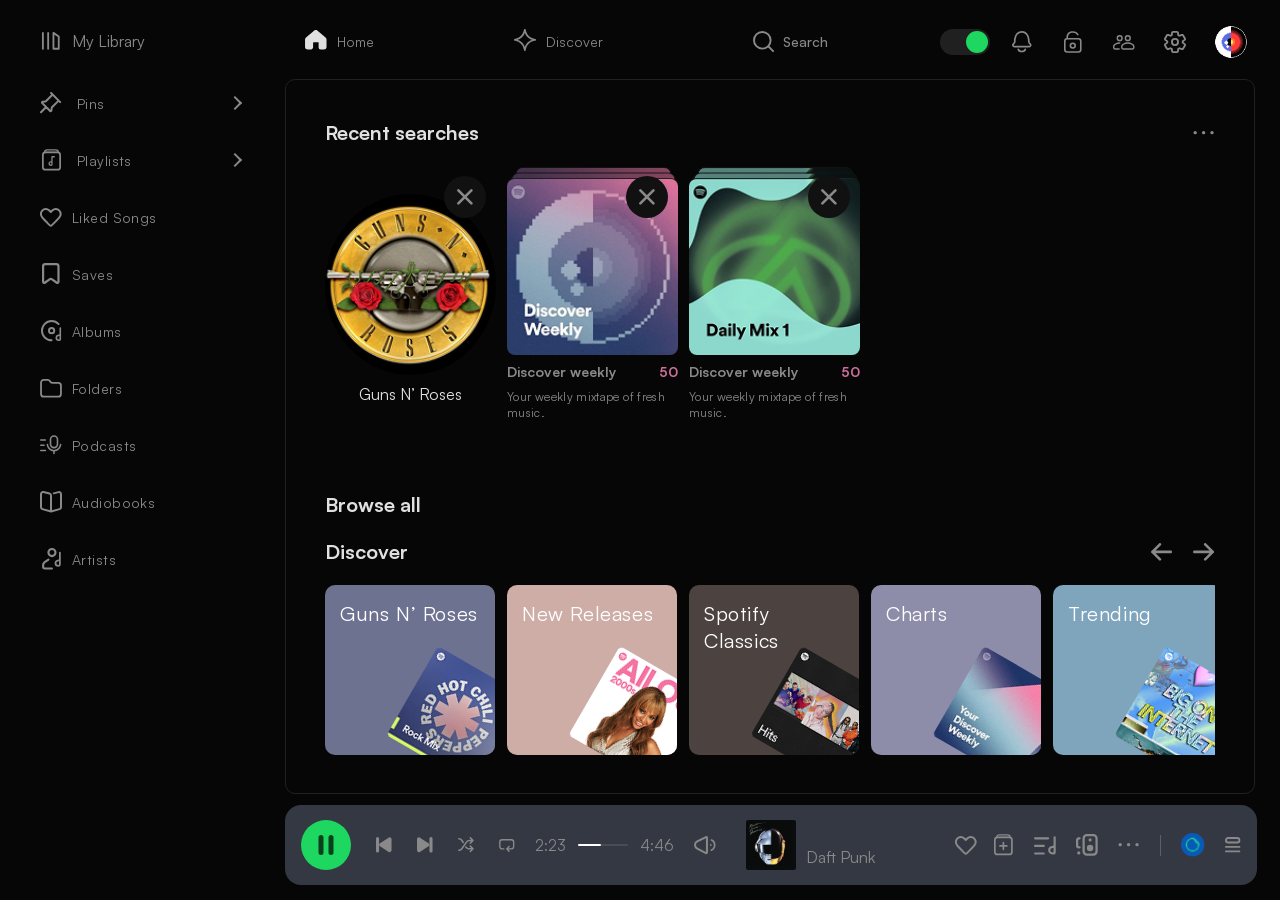
<file: pages/search.html>
<!doctype html>
<html lang="en">

<head>
	<meta charset="UTF-8" />
	<meta name="viewport" content="width=device-width, initial-scale=1.0" />
	<meta name="description" content="This is Georgian Spotify" />
	<link rel="stylesheet" href="../assets/styles/style.css" />
	<link rel="icon" href="../assets/img/favicon.ico" type="image/x-icon" />
	<title>Search - Georgian Spotify</title>
</head>

<body class="app">
	<header class="header">
		<div class="header-wrapper">
			<!-- desktop -->
			<nav class="navigation">
				<ul class="top-nav-ul left-ul">
					<li>
						<a href="../index.html">
							<div class="img-div">
								<i class="icons icon-home"></i>
							</div>
							Home
						</a>
					</li>
					<li>
						<a href="./discover.html">
							<div class="img-div">
								<i class="icons icon-discover"></i>
							</div>

							<span>Discover</span>
						</a>
					</li>
					<li>
						<form action="./search.html">
							<div class="img-div search-wrapper">
								<label for="header-search">
									<i class="icons icon-search"></i>
								</label>
								<input id="header-search" type="search" placeholder="Search" />
							</div>
						</form>
					</li>
				</ul>
			</nav>
			<nav class="side-nav top-nav">
				<ul class="top-nav-ul">
					<li>
						<div class="theme-toggle dark" id="theme-toggle"></div>
					</li>
					<li>
						<a href="#">
							<i class="icons icon-notification"></i>
						</a>
					</li>
					<li>
						<a href="#">
							<i class="icons icon-lock"></i>
						</a>
					</li>
					<li>
						<a href="#">
							<i class="icons icon-users"></i>
						</a>
					</li>
					<li>
						<a href="#">
							<i class="icons icon-settings"></i>
						</a>
					</li>
					<li class="no-hover">
						<a href="./profile.html">
							<img src="../assets/img/icons/user.svg" alt="Profile" />
						</a>
					</li>
				</ul>
			</nav>
		</div>
		<!-- Mobile navigation -->
		<nav class="mobile-nav">
			<a href="../index.html">
				<i class="icons icon-home-inactive icon-green"></i>
				Home
			</a>
			<a href="./discover.html">
				<i class="icons icon-discover icon-green"></i>
				Discover
			</a>
			<a class="active" href="./search.html">
				<i class="icons icon-search icon-green"></i>
				Search
			</a>
			<a href="./library.html">
				<i class="icons icon-library icon-green"></i>
				Library
			</a>
			<a href="./profile.html">
				<i class="icons icon-me icon-green"></i>
				Me
			</a>
		</nav>
	</header>
	<aside class="sidebar">
		<div class="sidebar-heading">
			<a href="./library.html"><i class="icons icon-library"></i> My Library</a>
		</div>
		<nav class="sidebar-menu">
			<ul>
				<li>
					<details class="nav__dropdown">
						<summary class="nav__link">
							<i class="icons icon-pin"></i>
							Pins
						</summary>
						<ul class="nav__sub">
							<li><a href="./album.html">Albums</a></li>
							<li>
								<a href="./artist.html">Artists</a>
							</li>
							<li>
								<a href="./playlist.html">Playlists</a>
							</li>
						</ul>
					</details>
				</li>
				<li>
					<details class="nav__dropdown">
						<summary class="nav__link">
							<i class="icons icon-playlist"></i>
							Playlists
						</summary>
						<ul class="nav__sub">
							<li><a href="./album.html">Albums</a></li>
							<li>
								<a href="./artist.html">Artists</a>
							</li>
							<li>
								<a href="./playlist.html">Playlists</a>
							</li>
						</ul>
					</details>
				</li>
				<li>
					<a href="./song.html">
						<i class="icons icon-hearth"></i>
						<span>Liked Songs</span>
					</a>
				</li>
				<li>
					<a href="#">
						<i class="icons icon-bookmark"></i>
						<span>Saves</span>
					</a>
				</li>
				<li>
					<a href="./album.html">
						<i class="icons icon-album"></i>
						<span>Albums</span>
					</a>
				</li>
				<li>
					<a href="#">
						<i class="icons icon-folder"></i>
						<span>Folders</span>
					</a>
				</li>
				<li>
					<a href="./podcast.html">
						<i class="icons icon-podcast"></i>
						<span>Podcasts</span>
					</a>
				</li>
				<li>
					<a href="#">
						<i class="icons icon-audiobook"></i>
						<span>Audiobooks</span>
					</a>
				</li>
				<li>
					<a href="./artist.html">
						<i class="icons icon-artists"></i>
						<span>Artists</span>
					</a>
				</li>
			</ul>
		</nav>
	</aside>
	<main class="main">
		<div class="main-inner">
			<section class="search-container">
				<div class="content-wrapper">
					<div class="search">
						<div class="search-input">
							<label for="search"><i class="icons icon-search search-icon"></i></label>
							<input id="search" type="text" name="search" placeholder="What do you want to play?" />
						</div>
						<div class="search-upload">
							<i class="icons icon-camera"></i>
						</div>
					</div>
				</div>
			</section>
			<section class="recent-wrapper">
				<div class="content-wrapper">
					<div class="section-title">
						<h2>Recent searches</h2>
						<div class="slide-controls">
							<a href="#"><i class="icons icon-dots"></i></a>
						</div>
					</div>
					<div class="section-content">
						<article class="card artists">
							<a href="#" class="close"><i class="icons icon-close"></i></a>
							<figure>
								<img src="../assets/img/artists/artist_1.png" class="card-image circle"
									alt="Cover image 7" />
							</figure>
							<span class="artist-name">Guns N’ Roses</span>
						</article>
						<article class="card stack">
							<a href="#" class="close"><i class="icons icon-close"></i></a>
							<figure class="card__cover">
								<img src="../assets/img/covers/cover_1.png" class="card-image" alt="Cover image 1" />
							</figure>
							<h3>
								Discover weekly <span class="red">50</span>
							</h3>
							<p>Your weekly mixtape of fresh music.</p>
						</article>
						<article class="card stack">
							<a href="#" class="close"><i class="icons icon-close"></i></a>
							<figure>
								<img src="../assets/img/covers/cover_2.png" class="card-image" alt="Cover image 1" />
							</figure>
							<h3>
								Discover weekly <span class="red">50</span>
							</h3>
							<p>Your weekly mixtape of fresh music.</p>
						</article>
					</div>
				</div>
			</section>
			<section class="section-wrapper">
				<div class="content-wrapper">
					<div class="section-title">
						<h2>Browse all</h2>
					</div>
					<div class="section-title">
						<h2>Discover</h2>
						<div class="slide-controls">
							<a href="#"><i class="icons icon-arrow-left-big"></i></a>
							<a href="#"><i class="icons icon-arrow-right-big"></i></a>
						</div>
					</div>
					<div class="section-content">
						<article class="browse-card">
							<span class="browse-name">Guns N’ Roses</span>
							<figure>
								<img src="../assets/img/albums/album_7.png" class="card-image circle"
									alt="Cover image 7" />
							</figure>
						</article>
						<article class="browse-card">
							<span class="browse-name">New Releases</span>
							<figure>
								<img src="../assets/img/albums/album_8.png" class="card-image circle"
									alt="Cover image 7" />
							</figure>
						</article>
						<article class="browse-card">
							<span class="browse-name">Spotify Classics</span>
							<figure>
								<img src="../assets/img/albums/album_9.png" class="card-image circle"
									alt="Cover image 7" />
							</figure>
						</article>
						<article class="browse-card">
							<span class="browse-name">Charts</span>
							<figure>
								<img src="../assets/img/albums/album_10.png" class="card-image circle"
									alt="Cover image 7" />
							</figure>
						</article>
						<article class="browse-card">
							<span class="browse-name">Trending</span>
							<figure>
								<img src="../assets/img/albums/album_11.png" class="card-image circle"
									alt="Cover image 7" />
							</figure>
						</article>
						<article class="browse-card">
							<span class="browse-name">Discover</span>
							<figure>
								<img src="../assets/img/albums/album_12.png" class="card-image circle"
									alt="Cover image 7" />
							</figure>
						</article>
						<article class="browse-card">
							<span class="browse-name">Spotify Singles</span>
							<figure>
								<img src="../assets/img/albums/album_13.png" class="card-image circle"
									alt="Cover image 7" />
							</figure>
						</article>
						<article class="browse-card">
							<span class="browse-name">Decades</span>
							<figure>
								<img src="../assets/img/albums/album_14.png" class="card-image circle"
									alt="Cover image 7" />
							</figure>
						</article>
					</div>
				</div>
			</section>
			<section class="section-wrapper">
				<div class="content-wrapper">
					<div class="section-title">
						<h2>Genres</h2>
						<div class="slide-controls">
							<a href="#"><i class="icons icon-arrow-left-big"></i></a>
							<a href="#"><i class="icons icon-arrow-right-big"></i></a>
						</div>
					</div>
					<div class="section-content">
						<article class="browse-card">
							<span class="browse-name">Pop</span>
							<figure>
								<img src="../assets/img/albums/album_15.png" class="card-image circle"
									alt="Cover image 7" />
							</figure>
						</article>
						<article class="browse-card">
							<span class="browse-name">Country</span>
							<figure>
								<img src="../assets/img/albums/album_16.png" class="card-image circle"
									alt="Cover image 7" />
							</figure>
						</article>
						<article class="browse-card">
							<span class="browse-name">Hip-Hop</span>
							<figure>
								<img src="../assets/img/albums/album_17.png" class="card-image circle"
									alt="Cover image 7" />
							</figure>
						</article>
						<article class="browse-card">
							<span class="browse-name">Rock</span>
							<figure>
								<img src="../assets/img/albums/album_18.png" class="card-image circle"
									alt="Cover image 7" />
							</figure>
						</article>
						<article class="browse-card">
							<span class="browse-name">Indie</span>
							<figure>
								<img src="../assets/img/albums/album_19.png" class="card-image circle"
									alt="Cover image 7" />
							</figure>
						</article>
						<article class="browse-card">
							<span class="browse-name">Punk</span>
							<figure>
								<img src="../assets/img/albums/album_20.png" class="card-image circle"
									alt="Cover image 7" />
							</figure>
						</article>
						<article class="browse-card">
							<span class="browse-name">Metal</span>
							<figure>
								<img src="../assets/img/albums/album_21.png" class="card-image circle"
									alt="Cover image 7" />
							</figure>
						</article>
						<article class="browse-card">
							<span class="browse-name">Instrumental</span>
							<figure>
								<img src="../assets/img/albums/album_22.png" class="card-image circle"
									alt="Cover image 7" />
							</figure>
						</article>
					</div>
				</div>
			</section>
			<section class="section-wrapper">
				<div class="content-wrapper">
					<div class="section-title">
						<h2>Mood & Activity</h2>
						<div class="slide-controls">
							<a href="#"><i class="icons icon-arrow-left-big"></i></a>
							<a href="#"><i class="icons icon-arrow-right-big"></i></a>
						</div>
					</div>
					<div class="section-content">
						<article class="browse-card">
							<span class="browse-name">In the car</span>
							<figure>
								<img src="../assets/img/albums/album_23.png" class="card-image circle"
									alt="Cover image 7" />
							</figure>
						</article>
						<article class="browse-card">
							<span class="browse-name">Mood</span>
							<figure>
								<img src="../assets/img/albums/album_24.png" class="card-image circle"
									alt="Cover image 7" />
							</figure>
						</article>
						<article class="browse-card">
							<span class="browse-name">Workout</span>
							<figure>
								<img src="../assets/img/albums/album_25.png" class="card-image circle"
									alt="Cover image 7" />
							</figure>
						</article>
						<article class="browse-card">
							<span class="browse-name">Chill</span>
							<figure>
								<img src="../assets/img/albums/album_26.png" class="card-image circle"
									alt="Cover image 7" />
							</figure>
						</article>
						<article class="browse-card">
							<span class="browse-name">Sleep</span>
							<figure>
								<img src="../assets/img/albums/album_27.png" class="card-image circle"
									alt="Cover image 7" />
							</figure>
						</article>
						<article class="browse-card">
							<span class="browse-name">Party</span>
							<figure>
								<img src="../assets/img/albums/album_28.png" class="card-image circle"
									alt="Cover image 7" />
							</figure>
						</article>
						<article class="browse-card">
							<span class="browse-name">At Home</span>
							<figure>
								<img src="../assets/img/albums/album_29.png" class="card-image circle"
									alt="Cover image 7" />
							</figure>
						</article>
						<article class="browse-card">
							<span class="browse-name">Focus</span>
							<figure>
								<img src="../assets/img/albums/album_30.png" class="card-image circle"
									alt="Cover image 7" />
							</figure>
						</article>
					</div>
				</div>
			</section>
			<section class="section-wrapper">
				<div class="content-wrapper">
					<div class="section-title">
						<h2>Entertainment</h2>
						<div class="slide-controls">
							<a href="#"><i class="icons icon-arrow-left-big"></i></a>
							<a href="#"><i class="icons icon-arrow-right-big"></i></a>
						</div>
					</div>
					<div class="section-content">
						<article class="browse-card">
							<span class="browse-name">Netflix</span>
							<figure>
								<img src="../assets/img/albums/album_31.png" class="card-image circle"
									alt="Cover image 7" />
							</figure>
						</article>
						<article class="browse-card">
							<span class="browse-name">Anime</span>
							<figure>
								<img src="../assets/img/albums/album_32.png" class="card-image circle"
									alt="Cover image 7" />
							</figure>
						</article>
						<article class="browse-card">
							<span class="browse-name">Disney</span>
							<figure>
								<img src="../assets/img/albums/album_33.png" class="card-image circle"
									alt="Cover image 7" />
							</figure>
						</article>
						<article class="browse-card">
							<span class="browse-name">Gaming</span>
							<figure>
								<img src="../assets/img/albums/album_34.png" class="card-image circle"
									alt="Cover image 7" />
							</figure>
						</article>
					</div>
				</div>
			</section>
			<section class="section-wrapper">
				<div class="content-wrapper">
					<div class="section-title">
						<h2>Podcasts</h2>
						<div class="slide-controls">
							<a href="#"><i class="icons icon-arrow-left-big"></i></a>
							<a href="#"><i class="icons icon-arrow-right-big"></i></a>
						</div>
					</div>
					<div class="section-content">
						<article class="browse-card">
							<span class="browse-name">Podcasts</span>
							<figure>
								<img src="../assets/img/albums/album_35.png" class="card-image circle"
									alt="Cover image 7" />
							</figure>
						</article>
						<article class="browse-card">
							<span class="browse-name">Podcast Charts</span>
							<figure>
								<img src="../assets/img/albums/album_36.png" class="card-image circle"
									alt="Cover image 7" />
							</figure>
						</article>
						<article class="browse-card">
							<span class="browse-name">Podcast New Releases</span>
							<figure>
								<img src="../assets/img/albums/album_37.png" class="card-image circle"
									alt="Cover image 7" />
							</figure>
						</article>
						<article class="browse-card">
							<span class="browse-name">Video</span>
							<figure>
								<img src="../assets/img/albums/album_38.png" class="card-image circle"
									alt="Cover image 7" />
							</figure>
						</article>
					</div>
				</div>
			</section>
			<section class="section-wrapper">
				<div class="content-wrapper">
					<div class="section-title">
						<h2>Audiobooks</h2>
						<div class="slide-controls">
							<a href="#"><i class="icons icon-arrow-left-big"></i></a>
							<a href="#"><i class="icons icon-arrow-right-big"></i></a>
						</div>
					</div>
					<div class="section-content">
						<article class="browse-card">
							<span class="browse-name">Audiobooks</span>
							<figure>
								<img src="../assets/img/albums/album_39.png" class="card-image circle"
									alt="Cover image 7" />
							</figure>
						</article>
						<article class="browse-card">
							<span class="browse-name">Sci-Fi & Fantasy Essentials</span>
							<figure>
								<img src="../assets/img/albums/album_40.png" class="card-image circle"
									alt="Cover image 7" />
							</figure>
						</article>
						<article class="browse-card">
							<span class="browse-name">Fiction & Literature</span>
							<figure>
								<img src="../assets/img/albums/album_41.png" class="card-image circle"
									alt="Cover image 7" />
							</figure>
						</article>
						<article class="browse-card">
							<span class="browse-name">Mystery & Thriller</span>
							<figure>
								<img src="../assets/img/albums/album_42.png" class="card-image circle"
									alt="Cover image 7" />
							</figure>
						</article>
						<article class="browse-card">
							<span class="browse-name">Self-Help</span>
							<figure>
								<img src="../assets/img/albums/album_43.png" class="card-image circle"
									alt="Cover image 7" />
							</figure>
						</article>
					</div>
				</div>
			</section>
		</div>
	</main>
	<aside class="activity">
		<div class="main-inner">
			<section class="section-wrapper">
				<div class="content-wrapper">
					<div class="section-title">
						<h4>Friends Activity</h4>
						<div class="slide-controls">
							<a href="#"><i class="icons icon-add-friend"></i></a>
							<a href="#"><i class="icons icon-close"></i></a>
						</div>
					</div>
					<div class="activity-content">
						<div class="activity-details">
							<div class="activity-icon">
								<img src="../assets/img/users/user_1.png" alt="" />
							</div>
							<div class="activity-summary">
								<span class="title">FriendlyMusicListener</span>
								<div class="description">
									<div class="activity-time now">
										<span class="now-bar"></span>
									</div>
									<div class="artist-information">
										<span class="album">Goosebumps
										</span>
										<span class="artist">Travis Scott</span>
									</div>
								</div>
							</div>
						</div>
						<div class="activity-details">
							<div class="activity-icon">
								<img src="../assets/img/users/user_2.png" alt="" />
							</div>
							<div class="activity-summary">
								<span class="title">AverageMusicEnjoyer</span>
								<div class="description">
									<div class="activity-time now">
										<span class="now-bar"></span>
									</div>
									<div class="artist-information">
										<span class="album">Get Lucky
										</span>
										<span class="artist">Daft Punk</span>
									</div>
								</div>
							</div>
						</div>
						<div class="activity-details">
							<div class="activity-icon">
								<img src="../assets/img/users/user_3.png" alt="" />
							</div>
							<div class="activity-summary">
								<span class="title">MusicEnthusiast</span>
								<div class="description">
									<div class="activity-time">
										<span>1h</span>
									</div>
									<div class="artist-information">
										<span class="album">would he </span>
										<span class="artist">joji</span>
									</div>
								</div>
							</div>
						</div>
						<div class="activity-details">
							<div class="activity-icon">
								<img src="../assets/img/users/user_4.png" alt="" />
							</div>
							<div class="activity-summary">
								<span class="title">IListenToMusic56</span>
								<div class="description">
									<div class="activity-time">
										<span>6h</span>
									</div>
									<div class="artist-information">
										<span class="album">Rockstar </span>
										<span class="artist">Post Malone</span>
									</div>
								</div>
							</div>
						</div>
					</div>
				</div>
			</section>
		</div>
	</aside>
	<footer class="player">
		<div class="player-wrapper player-left">
			<img src="../assets/img/albums/album_1.png" alt="Daft Punk" />

			<div class="music-title-author-wrapper">
				<a href="./now-playing-text.html" class="scrolling-text">Get Lucky (feat. Pharrell Williams and Nile
					Rodgers)</a>
				<a href="./now-playing.html" class="scrolling-text-band">Daft Punk</a>
			</div>
		</div>

		<div class="player-icons">
			<i class="icons icon-add-playlist icon-sm"></i>
			<img src="../assets/img/icons/player/play.svg" alt="play" class="play" />
		</div>

		<div class="music-progress-bar"></div>

		<div class="advanced-player player-center">
			<div class="advanced-player-wrapper">
				<div class="stop-button-wrapper">
					<img src="../assets/img/icons/player/pause.svg" alt="pause" class="pause" />
				</div>
				<i class="icons icon-prev icon-sm"></i>
				<i class="icons icon-next icon-sm"></i>
				<i class="icons icon-shuffle icon-sm"></i>
				<i class="icons icon-repeat icon-sm"></i>
			</div>

			<div class="advanced-player-music-time-line">
				<p>2:23</p>
				<div class="advanced-music-progress-bar"></div>
				<p>4:46</p>
			</div>

			<i class="icons icon-volume"></i>
		</div>

		<div class="advanced-player-icons player-right">
			<div class="wrapper-icons">
				<i class="icons icon-hearth"></i>
				<i class="icons icon-add-playlist"></i>
			</div>
			<a href="./now-playing-music-section.html"><i class="icons icon-list"></i></a>
			<i class="icons icon-devices"></i>
			<i class="icons icon-dots"></i>
			<hr />
			<i class="icons icon-player_blue_icon icon-md"></i>
			<i class="icons icon-order icon-sm"></i>
		</div>
	</footer>
	<script src="../assets/js/main.js"></script>
</body>

</html>
</file>
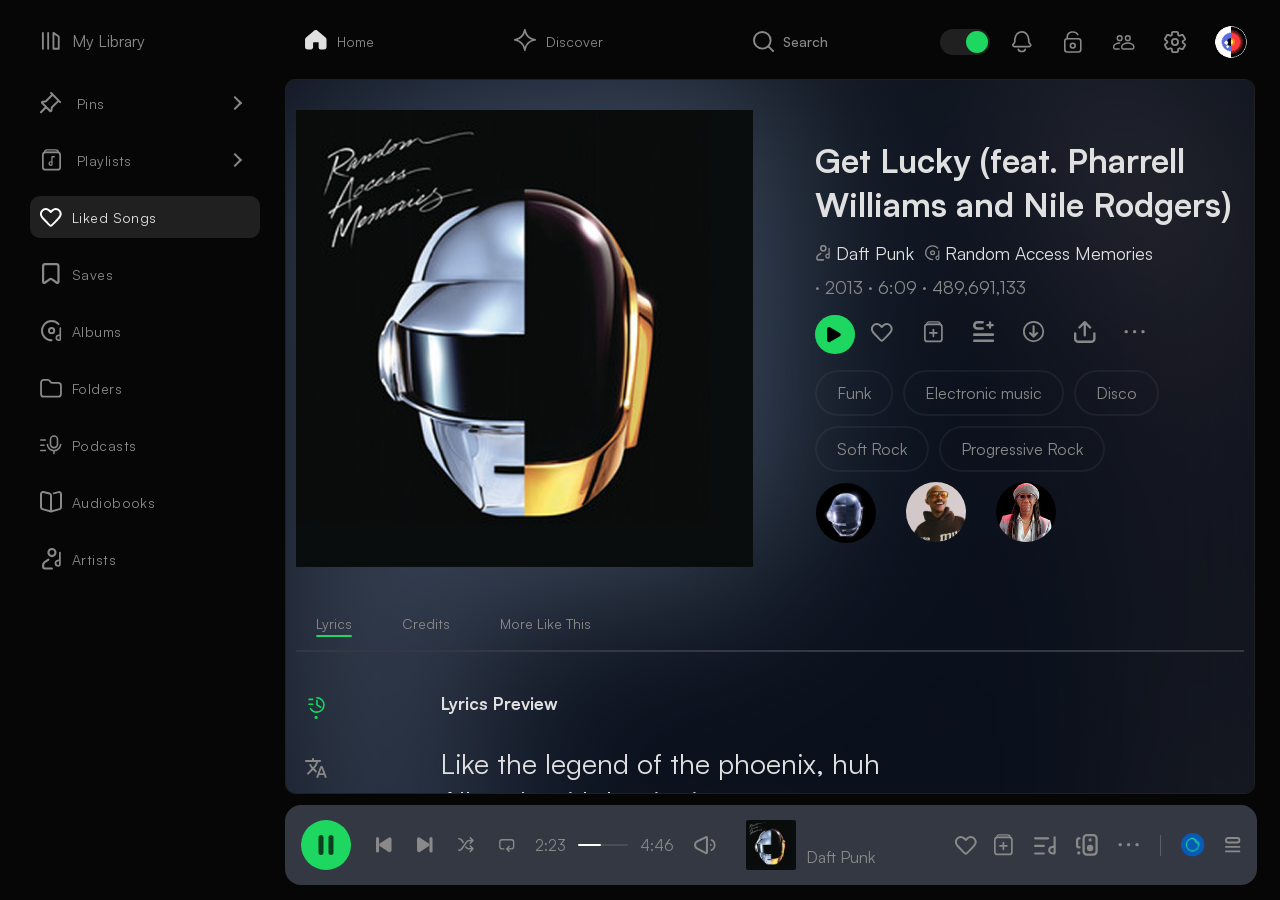
<file: pages/song.html>
<!doctype html>
<html lang="en">
	<head>
		<meta charset="UTF-8" />
		<meta name="viewport" content="width=device-width, initial-scale=1.0" />
		<meta
			name="description"
			content="This is Georgian Spotify"
		/>
		<link rel="stylesheet" href="../assets/styles/style.css" />
		<link rel="icon" href="../assets/img/favicon.ico" type="image/x-icon" />
		<title>Song - Georgian Spotify</title>
	</head>
	<body class="app">
		<header class="header">
			<div class="header-wrapper">
				<!-- desktop -->
				<nav class="navigation">
					<ul class="top-nav-ul left-ul">
						<li>
							<a href="../index.html">
								<div class="img-div">
									<i class="icons icon-home"></i>
								</div>
								Home
							</a>
						</li>
						<li>
							<a href="./discover.html">
								<div class="img-div">
									<i class="icons icon-discover"></i>
								</div>

								<span>Discover</span>
							</a>
						</li>
						<li>
							<form action="./search.html">
								<div class="img-div search-wrapper">
									<label for="search">
										<i class="icons icon-search"></i>
									</label>
									<input
										id="search"
										type="search"
										placeholder="Search"
									/>
								</div>
							</form>
						</li>
					</ul>
				</nav>
				<nav class="side-nav top-nav">
					<ul class="top-nav-ul">
						<li>
							<div
								class="theme-toggle dark"
								id="theme-toggle"
							></div>
						</li>
						<li>
							<a href="#">
								<i class="icons icon-notification"></i>
							</a>
						</li>
						<li>
							<a href="#">
								<i class="icons icon-lock"></i>
							</a>
						</li>
						<li>
							<a href="#">
								<i class="icons icon-users"></i>
							</a>
						</li>
						<li>
							<a href="#">
								<i class="icons icon-settings"></i>
							</a>
						</li>
						<li class="no-hover">
							<a href="./profile.html">
								<img
									src="../assets/img/icons/user.svg"
									alt="Profile"
								/>
							</a>
						</li>
					</ul>
				</nav>
			</div>
			<!-- Mobile navigation -->
			<nav class="mobile-nav">
				<a href="../index.html">
					<i class="icons icon-home-inactive icon-green"></i>
					Home
				</a>
				<a href="./discover.html">
					<i class="icons icon-discover icon-green"></i>
					Discover
				</a>
				<a href="./search.html">
					<i class="icons icon-search icon-green"></i>
					Search
				</a>
				<a href="./library.html">
					<i class="icons icon-library icon-green"></i>
					Library
				</a>
				<a href="./profile.html">
					<i class="icons icon-me icon-green"></i>
					Me
				</a>
			</nav>
		</header>
		<aside class="sidebar">
			<div class="sidebar-heading">
				<a href="./library.html"
					><i class="icons icon-library"></i> My Library</a
				>
			</div>
			<nav class="sidebar-menu">
				<ul>
					<li>
						<details class="nav__dropdown">
							<summary class="nav__link">
								<i class="icons icon-pin"></i>
								Pins
							</summary>
							<ul class="nav__sub">
								<li><a href="./album.html">Albums</a></li>
								<li>
									<a href="./artist.html">Artists</a>
								</li>
								<li>
									<a href="./playlist.html">Playlists</a>
								</li>
							</ul>
						</details>
					</li>
					<li>
						<details class="nav__dropdown">
							<summary class="nav__link">
								<i class="icons icon-playlist"></i>
								Playlists
							</summary>
							<ul class="nav__sub">
								<li><a href="./album.html">Albums</a></li>
								<li>
									<a href="./artist.html">Artists</a>
								</li>
								<li>
									<a href="./playlist.html">Playlists</a>
								</li>
							</ul>
						</details>
					</li>
					<li class="active">
						<a href="./song.html">
							<i class="icons icon-hearth"></i>
							<span>Liked Songs</span>
						</a>
					</li>
					<li>
						<a href="#">
							<i class="icons icon-bookmark"></i>
							<span>Saves</span>
						</a>
					</li>
					<li>
						<a href="./album.html">
							<i class="icons icon-album"></i>
							<span>Albums</span>
						</a>
					</li>
					<li>
						<a href="#">
							<i class="icons icon-folder"></i>
							<span>Folders</span>
						</a>
					</li>
					<li>
						<a href="./podcast.html">
							<i class="icons icon-podcast"></i>
							<span>Podcasts</span>
						</a>
					</li>
					<li>
						<a href="#">
							<i class="icons icon-audiobook"></i>
							<span>Audiobooks</span>
						</a>
					</li>
					<li>
						<a href="./artist.html">
							<i class="icons icon-artists"></i>
							<span>Artists</span>
						</a>
					</li>
				</ul>
			</nav>
		</aside>
		<main class="main no-pd">
			<div class="main-inner no-pd">
				<!-- Desktop wrapper -->
				<section class="section-wrapper-song">
					<div class="music-wrapper">
						<div class="img-wrapper">
							<img
								src="../assets/img/song/Song-img.jpg"
								alt="Song -img"
							/>
						</div>
						<div class="descriptions-wrapper">
							<div class="description">
								<h3>
									Get Lucky (feat. Pharrell Williams and Nile
									Rodgers)
								</h3>
								<div class="song-info">
									<div class="info">
										<i
											class="icons icon-artist icon-sm"
										></i>
										<span>Daft Punk</span>
									</div>
									<div class="info">
										<i class="icons icon-album icon-sm"></i>
										<span>Random Access Memories</span>
									</div>
									<div class="flex">
										<div class="info">
											&middot;
											<span>2013</span>
										</div>
										<div class="info">
											&middot;
											<span>6:09</span>
										</div>
										<div class="info">
											&middot;
											<span>489,691,133</span>
										</div>
									</div>
								</div>
							</div>
							<div class="buttons-wrapper">
								<a
									href="./now-playing.html"
									class="playing-now"
								>
									<i
										class="icons icon-play-black icon-sm"
									></i>
								</a>
								<a href="#">
									<i class="icons icon-hearth"></i>
								</a>
								<a href="#">
									<i class="icons icon-add-playlist"></i>
								</a>
								<a href="#">
									<i class="icons icon-add-album"></i>
								</a>
								<a href="#">
									<i class="icons icon-download"></i>
								</a>
								<a href="#">
									<i class="icons icon-upload"></i>
								</a>
								<a href="#">
									<i class="icons icon-dots"></i>
								</a>
							</div>
							<div class="genres-wrapper">
								<span>Funk</span>
								<span>Electronic music</span>
								<span>Disco</span>
								<span>Soft Rock</span>
								<span>Progressive Rock</span>
							</div>
							<div class="musicians-wrapper">
								<div class="musician">
									<img
										src="../assets/img/song/Daft Punk.svg"
										alt="Pharrell Williams"
									/>
									<div class="muscician-info">
										<h6>Daft Punk</h6>
										<span
											>Main Artist, Composer, Lyricist
										</span>
									</div>
								</div>
								<div class="musician">
									<img
										src="../assets/img/song/Pharrel.svg"
										alt="Pharrell Williams"
									/>
									<div class="muscician-info">
										<h6>Pharrell Williams</h6>
										<span
											>Main Artist, Composer,
											Lyricist</span
										>
									</div>
								</div>
								<div class="musician">
									<img
										src="../assets/img/song/Nile.svg"
										alt="Nile Rodgers"
									/>
									<div class="muscician-info">
										<h6>Nile Rodgers</h6>
										<span
											>Main Artist, Composer,
											Lyricist</span
										>
									</div>
								</div>
							</div>
						</div>
					</div>
					<div class="details-wrapper">
						<div class="slider">
							<input
								type="radio"
								id="lyrics"
								name="info-tabs"
								checked
							/>
							<label for="lyrics">Lyrics</label>

							<input type="radio" id="credits" name="info-tabs" />
							<label for="credits">Credits</label>

							<input type="radio" id="more" name="info-tabs" />
							<label for="more">More Like This</label>
						</div>
						<div class="wrapper-flex">
							<div class="icons-wrapper">
								<input
									type="radio"
									name="option"
									id="nowPlaying"
									checked
								/>
								<label for="nowPlaying">
									<i
										class="icons icon-now-playing icon-green"
									></i>
								</label>

								<input
									type="radio"
									name="option"
									id="language"
								/>
								<label for="language"
									><i
										class="icons icon-language icon-green"
									></i
								></label>
								<input
									type="radio"
									name="option"
									id="leaveComment"
								/>
								<label for="leaveComment">
									<i
										class="icons icon-comments icon-green"
									></i>
								</label>
								<input
									type="radio"
									name="option"
									id="fontSize"
								/>
								<label for="fontSize">
									<i
										class="icons icon-font-size icon-green"
									></i>
								</label>
							</div>
							<div class="lyrics-wrapper">
								<h6>Lyrics Preview</h6>
								<div class="lyrics">
									<p class="lyric-text">
										Like the legend of the phoenix, huh
									</p>
									<p class="lyric-text">
										All ends with beginnings
									</p>
									<p class="lyric-text">
										What keeps the planet spinning, ah
									</p>
									<p class="lyric-text">
										The force from the beginning, hm, look
									</p>
									<p class="lyric-text">We've come too far</p>
									<p class="lyric-text">
										To give up who we are
									</p>
									<p class="lyric-text">
										So let's raise the bar
									</p>
									<p class="lyric-text">
										And our cups to the stars
									</p>
									<p class="lyric-text">
										She's up all night 'til the sun
									</p>
									<p class="lyric-text">
										I'm up all night to get some
									</p>
									<p class="lyric-text">
										She’s up all night for good fun
									</p>
									<p class="lyric-text">
										I’m up all night to get lucky
									</p>
									<p class="lyric-text">
										We’re up all night ‘til the sun
									</p>
									<p class="lyric-text">
										We’re up all night to get some
									</p>
									<p class="lyric-text">
										We’re up all night for good fun
									</p>
									<p class="lyric-text">
										We’re up all night to get lucky
									</p>
									<p class="lyric-text">
										We’re up all night to get lucky
									</p>
									<p class="lyric-text">
										We’re up all night to get lucky
									</p>
									<p class="lyric-text">
										We’re up all night to get lucky
									</p>
									<p class="lyric-text">
										We’re up all night to get lucky
									</p>
									<p class="lyric-text">
										The present has no rhythm
									</p>
									<p class="lyric-text">
										Your gift keeps on giving
									</p>
									<p class="lyric-text">
										What is this I’m feeling?
									</p>
									<p class="lyric-text">
										If you want to leave, I’m with it
									</p>
									<p class="lyric-text">We’ve come too far</p>
									<p class="lyric-text">
										To give up who we are
									</p>
									<p class="lyric-text">
										So let’s raise the bar
									</p>
									<p class="lyric-text">
										And our cups to the stars
									</p>
									<p class="lyric-text">
										She's up all night 'til the sun
									</p>
									<p class="lyric-text">
										I'm up all night to get some
									</p>
									<p class="lyric-text">
										She’s up all night for good fun
									</p>
									<p class="lyric-text">
										I’m up all night to get lucky
									</p>
									<p class="lyric-text">
										We’re up all night ‘til the sun
									</p>
									<p class="lyric-text">
										We’re up all night to get some
									</p>
									<p class="lyric-text">
										We’re up all night for good fun
									</p>
									<p class="lyric-text">
										We’re up all night to get lucky
									</p>
									<p class="lyric-text">
										We’re up all night to get lucky
									</p>
									<p class="lyric-text">
										We’re up all night to get lucky
									</p>
									<p class="lyric-text">
										We’re up all night to get lucky
									</p>
									<p class="lyric-text">
										We’re up all night to get lucky
									</p>
								</div>
								<button>Show Lyrics</button>
							</div>
						</div>
					</div>
				</section>
			</div>
		</main>
		<aside class="activity">
			<div class="main-inner">
				<section class="section-wrapper">
					<div class="content-wrapper">
						<div class="section-title">
							<h4>Friends Activity</h4>
							<div class="slide-controls">
								<a href="#"
									><i class="icons icon-add-friend"></i
								></a>
								<a href="#"><i class="icons icon-close"></i></a>
							</div>
						</div>
						<div class="activity-content">
							<div class="activity-details">
								<div class="activity-icon">
									<img
										src="../assets/img/users/user_1.png"
										alt=""
									/>
								</div>
								<div class="activity-summary">
									<span class="title"
										>FriendlyMusicListener</span
									>
									<div class="description">
										<div class="activity-time now">
											<span class="now-bar"></span>
										</div>
										<div class="artist-information">
											<span class="album"
												>Goosebumps
											</span>
											<span class="artist"
												>Travis Scott</span
											>
										</div>
									</div>
								</div>
							</div>
							<div class="activity-details">
								<div class="activity-icon">
									<img
										src="../assets/img/users/user_2.png"
										alt=""
									/>
								</div>
								<div class="activity-summary">
									<span class="title"
										>AverageMusicEnjoyer</span
									>
									<div class="description">
										<div class="activity-time now">
											<span class="now-bar"></span>
										</div>
										<div class="artist-information">
											<span class="album"
												>Get Lucky
											</span>
											<span class="artist"
												>Daft Punk</span
											>
										</div>
									</div>
								</div>
							</div>
							<div class="activity-details">
								<div class="activity-icon">
									<img
										src="../assets/img/users/user_3.png"
										alt=""
									/>
								</div>
								<div class="activity-summary">
									<span class="title">MusicEnthusiast</span>
									<div class="description">
										<div class="activity-time">
											<span>1h</span>
										</div>
										<div class="artist-information">
											<span class="album">would he </span>
											<span class="artist">joji</span>
										</div>
									</div>
								</div>
							</div>
							<div class="activity-details">
								<div class="activity-icon">
									<img
										src="../assets/img/users/user_4.png"
										alt=""
									/>
								</div>
								<div class="activity-summary">
									<span class="title">IListenToMusic56</span>
									<div class="description">
										<div class="activity-time">
											<span>6h</span>
										</div>
										<div class="artist-information">
											<span class="album">Rockstar </span>
											<span class="artist"
												>Post Malone</span
											>
										</div>
									</div>
								</div>
							</div>
						</div>
					</div>
				</section>
			</div>
		</aside>
		<footer class="player">
			<div class="player-wrapper player-left">
				<img src="../assets/img/albums/album_1.png" alt="Daft Punk" />

				<div class="music-title-author-wrapper">
					<a href="./now-playing-text.html" class="scrolling-text"
						>Get Lucky (feat. Pharrell Williams and Nile Rodgers)</a
					>
					<a href="./now-playing.html" class="scrolling-text-band"
						>Daft Punk</a
					>
				</div>
			</div>

			<div class="player-icons">
				<i class="icons icon-add-playlist icon-sm"></i>
				<img
					src="../assets/img/icons/player/play.svg"
					alt="play"
					class="play"
				/>
			</div>

			<div class="music-progress-bar"></div>

			<div class="advanced-player player-center">
				<div class="advanced-player-wrapper">
					<div class="stop-button-wrapper">
						<img
							src="../assets/img/icons/player/pause.svg"
							alt="pause"
							class="pause"
						/>
					</div>
					<i class="icons icon-prev icon-sm"></i>
					<i class="icons icon-next icon-sm"></i>
					<i class="icons icon-shuffle icon-sm"></i>
					<i class="icons icon-repeat icon-sm"></i>
				</div>

				<div class="advanced-player-music-time-line">
					<p>2:23</p>
					<div class="advanced-music-progress-bar"></div>
					<p>4:46</p>
				</div>

				<i class="icons icon-volume"></i>
			</div>

			<div class="advanced-player-icons player-right">
				<div class="wrapper-icons">
					<i class="icons icon-hearth"></i>
					<i class="icons icon-add-playlist"></i>
				</div>
				<a href="./now-playing-music-section.html"
					><i class="icons icon-list"></i
				></a>
				<i class="icons icon-devices"></i>
				<i class="icons icon-dots"></i>
				<hr />
				<i class="icons icon-player_blue_icon icon-md"></i>
				<i class="icons icon-order icon-sm"></i>
			</div>
		</footer>
		<script src="../assets/js/main.js"></script>
	</body>
</html>
</file>
<file: assets/styles/style.css>
@charset "UTF-8";
@font-face {
  font-family: "Satoshi";
  font-display: swap;
  src: url("../fonts/Satoshi/Satoshi-Regular.ttf") format("truetype");
  font-weight: 400;
}
@font-face {
  font-family: "Satoshi";
  font-display: swap;
  src: url("../fonts/Satoshi/Satoshi-Medium.ttf") format("truetype");
  font-weight: 500;
}
@font-face {
  font-family: "Satoshi";
  font-display: swap;
  src: url("../fonts/Satoshi/Satoshi-Bold.ttf") format("truetype");
  font-weight: 700;
}
/* Background colors:  */
/* Fonts styles */
/*  Borders and border properties */
/* Border radius styles */
/* Hover effect colors: */
* {
  padding: 0;
  margin: 0;
  box-sizing: border-box;
}

html,
body {
  font-size: 62.5%;
  height: 100%;
}

body {
  font-family: "Satoshi", sans-serif;
  color: #898989;
  font-size: 1.6rem;
}

ul,
li {
  list-style: none;
}

a {
  text-decoration: none;
  color: #898989;
}

@keyframes nowBounce {
  0%, 100% {
    height: 0.5rem;
  }
  50% {
    height: 1.5rem;
  }
}
.now {
  position: relative;
  width: 3rem;
  height: 3rem;
}

.now::before,
.now::after,
.now span.now-bar {
  content: "";
  position: absolute;
  bottom: 0.6rem;
  left: 0.6rem;
  width: 0.3rem;
  background: #1ed760;
  border-radius: 0.2rem;
  animation: nowBounce 1s infinite ease-in-out;
}

.now::before {
  height: 0.6rem;
  animation-delay: 0s;
}

.now span.now-bar {
  left: 1.1rem;
  height: 1rem;
  animation-delay: 0.2s;
}

.now::after {
  left: 1.6rem;
  height: 0.8rem;
  animation-delay: 0.4s;
}

.close,
.pin {
  display: flex;
  align-items: center;
  justify-content: center;
  position: absolute;
  z-index: 99999999;
  top: 1rem;
  right: 1rem;
  background-color: #111111;
  padding: 1rem;
  border-radius: 50%;
}
.close:hover img,
.pin:hover img {
  filter: brightness(0) invert(1);
}

.follow {
  padding: 1rem 2rem;
  background: rgba(137, 137, 137, 0.25);
  border: 2px solid rgba(137, 137, 137, 0.25);
  border-radius: 44px;
  cursor: pointer;
  color: #e0e0e0;
}
.follow:hover {
  color: #ffffff;
  border: 0.2rem solid #ffffff;
}

.card {
  display: flex;
  justify-content: center;
  flex-direction: column;
  gap: 0.8rem;
  position: relative;
  border-radius: 0.8rem;
  flex-shrink: 0;
  cursor: pointer;
}
.card figure {
  position: relative;
  max-height: 18.1rem;
  height: 100%;
  width: 100%;
  margin-top: 12px;
}
.card .card-image {
  width: 100%;
  height: 100%;
  -o-object-fit: cover;
     object-fit: cover;
  border-radius: 0.8rem;
  position: relative;
  z-index: 3;
}
.card h3 {
  display: flex;
  justify-content: space-between;
  font-size: 1.4rem;
  color: #898989;
}
.card p {
  font-size: 1.2rem;
  line-height: 1.6rem;
  letter-spacing: 0.03em;
}
.card.stack .card-image {
  border-top: 1px solid #202020;
}
.card.stack::before, .card.stack::after {
  content: "";
  position: absolute;
  top: 0.15rem;
  left: 0;
  width: 100%;
  height: 70%;
  background-image: var(--img-stack);
  background-size: cover;
  background-position: center;
  border-radius: 0.8rem;
  z-index: 2;
  filter: blur(0.05rem) brightness(0.6);
  transform: scale(0.95);
  border: 1px solid #202020;
}
.card.stack::after {
  top: -0.8rem;
  left: 0;
  transform: scale(0.9);
  z-index: 1;
  border: 1px solid #202020;
}
.card:hover {
  transform: scale(1.01);
  transition: transform 0.3s;
}

.artists {
  text-align: center;
  color: #e0e0e0;
  position: relative;
}
.artists .circle {
  border-radius: 50%;
}

.albums {
  position: relative;
}
.albums h3 {
  display: flex;
  justify-content: space-between;
  font-size: 1.4rem;
  color: #e0e0e0;
  white-space: nowrap;
}
.albums h3 span {
  color: #898989;
}

.audiobooks {
  position: relative;
}
.audiobooks figure {
  max-height: 22rem;
}

.podcasts {
  position: relative;
}
.podcasts .podcasts-title {
  border-left: 0.3rem solid #e0e0e0;
  border-radius: 0.3rem;
  padding: 0.5rem;
  background-color: rgba(246, 125, 77, 0.05);
}
.podcasts .podcasts-title h3 {
  color: #e0e0e0;
  white-space: nowrap;
  font-size: 1.6rem;
  line-height: 2.1rem;
  letter-spacing: 0.03em;
}
.podcasts .podcasts-title p {
  line-height: 1.8rem;
  letter-spacing: 0.03em;
  font-size: 1.3rem;
  color: #898989;
}

.episodes {
  position: relative;
}
.episodes .episodes-title {
  border-radius: 0.3rem;
  background-color: rgba(133, 197, 133, 0.05);
  padding: 0.5rem;
}
.episodes .episodes-title h3 {
  display: flex;
  align-items: center;
  justify-content: space-around;
  color: #e0e0e0;
  white-space: nowrap;
  font-size: 1.6rem;
  line-height: 2.1rem;
  letter-spacing: 0.03em;
}
.episodes .episodes-title p {
  line-height: 1.8rem;
  letter-spacing: 0.03em;
  font-size: 1.3rem;
  color: #898989;
}

.browse-card {
  display: flex;
  flex-direction: column;
  gap: 1rem;
  width: 17rem;
  height: 10rem;
  position: relative;
  overflow: hidden;
  padding: 1rem;
  border-radius: 1rem;
  color: #ffffff;
}
@media (min-width: 768px) {
  .browse-card {
    height: 17rem;
  }
}
.browse-card .browse-name {
  padding: 0.5rem;
  z-index: 1;
  font-size: 2rem;
  line-height: 2.7rem;
  letter-spacing: 0.03em;
}
.browse-card figure {
  position: absolute;
  width: 10.4rem;
  height: 10.4rem;
  transform: rotate(30deg);
  left: 8rem;
  top: 3rem;
  border-radius: 0.5rem;
}
@media (min-width: 768px) {
  .browse-card figure {
    top: 8rem;
  }
}
.browse-card figure img {
  -o-object-fit: cover;
     object-fit: cover;
  width: 100%;
  height: 100%;
}

.card-wide {
  display: flex;
  justify-content: center;
  gap: 0.8rem;
  position: relative;
  border-radius: 0.8rem;
  flex-shrink: 0;
  cursor: pointer;
}
.card-wide figure {
  max-height: 12rem;
  max-width: 12rem;
  height: 100%;
  width: 100%;
}
.card-wide figure::before {
  content: "";
  position: absolute;
  inset: 0;
  background: #18191e;
  border-radius: 0.8rem;
  transform: translateY(-0.6rem);
  left: 0.6rem;
  z-index: 1;
  width: 11rem;
}
.card-wide .card-image {
  width: 100%;
  height: 100%;
  -o-object-fit: cover;
     object-fit: cover;
  border-radius: 0.8rem;
  position: relative;
  z-index: 3;
}
.card-wide h3 {
  font-weight: 500;
  font-size: 1.4rem;
  line-height: 1.9rem;
  letter-spacing: 0.03em;
  color: #e0e0e0;
}
.card-wide:hover {
  transform: scale(1.01);
  transition: transform 0.3s;
}

.icons {
  display: inline-block;
  width: 2.2rem;
  height: 2.2rem;
  background-repeat: no-repeat;
  background-position: center;
  background-size: contain;
  transition: filter 0.2s ease;
}
.icons:hover {
  filter: brightness(0) invert(1);
}
.icons.icon-xxxs {
  width: 0.7rem;
  height: 0.7rem;
}
.icons.icon-sm {
  width: 1.6rem;
  height: 1.6rem;
}
.icons.icon-md {
  width: 2.4rem;
  height: 2.4rem;
}
.icons.icon-lg {
  width: 3.2rem;
  height: 3.2rem;
}
.icons.icon-xl {
  width: 4rem;
  height: 4rem;
}
.icons.icon-green:hover {
  filter: brightness(0) saturate(100%) invert(56%) sepia(83%) saturate(600%) hue-rotate(95deg);
  fill: #1ed760;
}
.icons.icon-green:active {
  filter: brightness(0) saturate(100%) invert(56%) sepia(83%) saturate(600%) hue-rotate(95deg);
  fill: #1ed760;
}
.icons.icon-white {
  filter: brightness(0) invert(1);
}
.icons.icon-white:hover {
  filter: brightness(1) invert(0);
}

/* Our style.css is in styles folder, we need one time ../ for use icons in images folders */
.icon-play {
  background-image: url("../img/icons/player/play.svg");
}
.icon-play:hover {
  filter: brightness(1) invert(0);
}

.icon-play-black {
  background-image: url("../img/icons/player/play-black.svg");
}

.icon-play-green {
  background-image: url("../img/icons/play-icon-green.svg");
}

.icon-shuffle {
  background-image: url("../img/icons/player/shuffle.svg");
}

.icon-pause {
  background-image: url("../img/icons/player/pause.svg");
}

.icon-list {
  background-image: url("../img/icons/player/list.svg");
}

.icon-search {
  background-image: url("../img/icons/search.svg");
}

.icon-sort-list {
  background-image: url("../img/icons/list.svg");
}

.icon-sort-grid {
  background-image: url("../img/icons/grid.svg");
}

.icon-arrow-right {
  background-image: url("../img/icons/arrows/arrow-right.svg");
}

.icon-arrow_down {
  background-image: url("../img/icons/arrows/arrow_down.svg");
}

.icon-arrow_sort {
  background-image: url("../img/icons/arrows/arrow_sort.svg");
}

.icon-arrow_up {
  background-image: url("../img/icons/arrows/arrow_up.svg");
}

.icon-arrow-left {
  background-image: url("../img/icons/arrows/arrow-left.svg");
}

.icon-arrow-left-big {
  background-image: url("../img/icons/arrows/arrow-left-big.svg");
}

.icon-arrow-right-big {
  background-image: url("../img/icons/arrows/arrow-right-big.svg");
}

.icon-devices {
  background-image: url("../img/icons/player/devices.svg");
}

.icon-next {
  background-image: url("../img/icons/player/next.svg");
}

.icon-order {
  background-image: url("../img/icons/player/order.svg");
}

.icon-order-burger {
  background-image: url("../img/icons/order.svg");
}

.icon-pause {
  background-image: url("../img/icons/player/pause.svg");
}

.icon-player_blue_icon {
  background-image: url("../img/icons/player/player_blue_icon.svg");
  filter: none;
}
.icon-player_blue_icon:hover {
  filter: none;
}
.icon-player_blue_icon {
  cursor: pointer;
}

.icon-playing {
  background-image: url("../img/icons/player/playing.svg");
}

.icon-prev {
  background-image: url("../img/icons/player/prev.svg");
}

.icon-repeat {
  background-image: url("../img/icons/player/repeat.svg");
}

.icon-shuffle {
  background-image: url("../img/icons/player/shuffle.svg");
}

.icon-volume {
  background-image: url("../img/icons/player/volume.svg");
}

.icon-add-rounded {
  background-image: url("../img/icons/plus-rounded.svg");
}

.icon-add-playlist {
  background-image: url("../img/icons/player/add_playlist.svg");
}

.icon-add-album {
  background-image: url("../img/icons/add-to-playlist.svg");
}

.icon-add-friend {
  background-image: url("../img/icons/add_friend.svg");
}

.icon-add-library {
  background-image: url("../img/icons/add_library.svg");
}

.icon-library {
  background-image: url("../img/icons/library.svg");
}

.icon-font-size {
  background-image: url("../img/icons/font-size.svg");
}

.icon-language {
  background-image: url("../img/icons/language.svg");
}

.icon-add-music {
  background-image: url("../img/icons/add_music.svg");
}

.icon-add-big {
  background-image: url("../img/icons/add-big.svg");
}

.icon-album {
  background-image: url("../img/icons/albom.svg");
}

.icon-artist {
  background-image: url("../img/icons/artist.svg");
}

.icon-artists {
  background-image: url("../img/icons/artists.svg");
}

.icon-audiobook {
  background-image: url("../img/icons/audiobook.svg");
}

.icon-big_star {
  background-image: url("../img/icons/big_star.svg");
}

.icon-bookmark {
  background-image: url("../img/icons/bookmark.svg");
}

.icon-burger {
  background-image: url("../img/icons/burger.svg");
}

.icon-by_photo {
  background-image: url("../img/icons/by_photo.svg");
}

.icon-camera {
  background-image: url("../img/icons/camera.svg");
}

.icon-checked {
  background-image: url("../img/icons/checked.svg");
}

.icon-close {
  background-image: url("../img/icons/close.svg");
}

.icon-comments {
  background-image: url("../img/icons/comments.svg");
}

.icon-comments_active {
  background-image: url("../img/icons/comments_active.svg");
}

.icon-disabled {
  background-image: url("../img/icons/disabled.svg");
}

.icon-discover {
  background-image: url("../img/icons/discover.svg");
}

.icon-dislike {
  background-image: url("../img/icons/dislike.svg");
}

.icon-dislike {
  background-image: url("../img/icons/dislike.svg");
}

.icon-dislike {
  background-image: url("../img/icons/dislike.svg");
}

.icon-edit {
  background-image: url("../img/icons/edit.svg");
}

.icon-facebook {
  background-image: url("../img/icons/facebook.svg");
}

.icon-fast {
  background-image: url("../img/icons/fast.svg");
}

.icon-flash {
  background-image: url("../img/icons/flash.svg");
}

.icon-folder {
  background-image: url("../img/icons/folder.svg");
}

.icon-full_size {
  background-image: url("../img/icons/full_size.svg");
}

.icon-green-heart {
  background-image: url("../img/icons/green-heart.svg");
}

.icon-group {
  background-image: url("../img/icons/group.svg");
}

.icon-hearth {
  background-image: url("../img/icons/hearth.svg");
}

.icon-hearth-green {
  background-image: url("../img/icons/hearth-green.svg");
}

.icon-hidden {
  background-image: url("../img/icons/hidden.svg");
}

.icon-history {
  background-image: url("../img/icons/listening-history.svg");
}

.icon-home {
  background-image: url("../img/icons/home.svg");
}

.icon-home-inactive {
  background-image: url("../img/icons/home-inactive.svg");
}

.icon-layout_change {
  background-image: url("../img/icons/layout_change.svg");
}

.icon-like {
  background-image: url("../img/icons/like.svg");
}

.icon-list_microphone {
  background-image: url("../img/icons/list_microphone.svg");
}

.icon-list_microphone-small {
  background-image: url("../img/icons/mic.svg");
}

.icon-lock {
  background-image: url("../img/icons/lock.svg");
}

.icon-locked {
  background-image: url("../img/icons/locked.svg");
}

.icon-me {
  background-image: url("../img/icons/me.svg");
}

.icon-menu {
  background-image: url("../img/icons/menu.svg");
}

.icon-microphone {
  background-image: url("../img/icons/microphone.svg");
}

.icon-miniplayer {
  background-image: url("../img/icons/miniplayer.svg");
}

.icon-notification {
  background-image: url("../img/icons/notification.svg");
}

.icon-now-playing {
  background-image: url("../img/icons/now-playing.svg");
}

.icon-pin {
  background-image: url("../img/icons/pin.svg");
}

.icon-pin-green {
  background-image: url("../img/icons/pin-green.svg");
}

.icon-play_bordered {
  background-image: url("../img/icons/play_bordered.svg");
}

.icon-play-icon-green {
  background-image: url("../img/icons/play-icon-green.svg");
}

.icon-playlist {
  background-image: url("../img/icons/playlist.svg");
}

.icon-plus {
  background-image: url("../img/icons/plus.svg");
}
.icon-plus:hover {
  filter: brightness(1) invert(0);
}

.icon-podcast {
  background-image: url("../img/icons/podcast.svg");
}

.icon-queue {
  background-image: url("../img/icons/queue.svg");
}

.icon-radio {
  background-image: url("../img/icons/radio.svg");
}

.icon-recording {
  background-image: url("../img/icons/recording.svg");
}

.icon-remove_from_list {
  background-image: url("../img/icons/remove_from_list.svg");
}

.icon-search {
  background-image: url("../img/icons/search.svg");
}

.icon-search_full {
  background-image: url("../img/icons/search_full.svg");
}

.icon-seek_next {
  background-image: url("../img/icons/seek_next.svg");
}

.icon-settings {
  background-image: url("../img/icons/settings.svg");
}

.icon-shutdown {
  background-image: url("../img/icons/shutdown.svg");
}

.icon-slow {
  background-image: url("../img/icons/slow.svg");
}

.icon-sort {
  background-image: url("../img/icons/sort.svg");
}

.icon-spotify {
  background-image: url("../img/icons/spotify_small.svg");
  filter: brightness(0) saturate(100%) invert(56%) sepia(83%) saturate(600%) hue-rotate(95deg);
  fill: #1ed760;
}

.icon-spotify_small {
  background-image: url("../img/icons/spotify_small.svg");
}

.icon-star_small {
  background-image: url("../img/icons/star_small.svg");
}

.icon-text_size {
  background-image: url("../img/icons/text_size.svg");
}

.icon-time {
  background-image: url("../img/icons/time.svg");
}

.icon-timer {
  background-image: url("../img/icons/timer.svg");
}

.icon-translate {
  background-image: url("../img/icons/translate.svg");
}

.icon-user {
  background-image: url("../img/icons/user.svg");
}

.icon-users {
  background-image: url("../img/icons/users.svg");
}

.icon-views {
  background-image: url("../img/icons/views.svg");
}

.icon-download {
  background-image: url("../img/icons/download.svg");
}

.icon-upload {
  background-image: url("../img/icons/upload.svg");
}

.icon-dots {
  background-image: url("../img/icons/dots.svg");
}

.icon-dots_6 {
  background-image: url("../img/icons/dots_6.svg");
}

.header {
  display: grid;
  grid-template-rows: auto;
  grid-template-columns: repeat(1, 1fr);
}
@media (min-width: 992px) {
  .header {
    grid-template-columns: repeat(2, 1fr);
    grid-template-areas: "sidebar header";
  }
}
.header {
  width: 100%;
  background-color: #060606;
  z-index: 5;
  grid-template-areas: "header";
  display: flex;
  align-items: center;
  justify-content: center;
  flex-direction: row;
}

@media (min-width: 992px) {
  .header {
    grid-template-columns: 1fr;
  }
}
.header-wrapper {
  width: 100%;
  display: none;
}
@media (min-width: 1024px) {
  .header-wrapper {
    display: flex;
    align-items: center;
    justify-content: space-between;
    flex-direction: row;
  }
  .header-wrapper .navigation .top-nav-ul {
    display: flex;
    align-items: center;
    justify-content: flex-start;
    flex-direction: row;
    gap: 1rem;
  }
}
@media (min-width: 1024px) and (min-width: 1280px) {
  .header-wrapper .navigation .top-nav-ul {
    display: flex;
    align-items: center;
    justify-content: flex-start;
    flex-direction: row;
    gap: 2rem;
  }
}
@media (min-width: 1024px) {
  .header-wrapper .navigation .img-div {
    padding: 1rem;
  }
  .header-wrapper .navigation a {
    padding: 0 2rem 0 1rem;
    font-family: "Satoshi", sans-serif;
    font-size: 1.4rem;
    color: #898989;
    display: flex;
    align-items: center;
    justify-content: flex-start;
    flex-direction: row;
  }
}
@media (min-width: 1024px) and (min-width: 1280px) {
  .header-wrapper .navigation a {
    padding: 0 10rem 0 1rem;
  }
}
@media (min-width: 1024px) {
  .header-wrapper .navigation form {
    display: flex;
    align-items: center;
    justify-content: flex-start;
    flex-direction: row;
    gap: 2rem;
    padding: 1rem;
    font-family: "Satoshi", sans-serif;
    font-size: 1.4rem;
    color: #898989;
  }
  .header-wrapper .navigation form:hover {
    background-color: #111111;
    border-radius: 1rem;
    transition: 0.3s ease;
  }
  .header-wrapper .navigation form:hover i {
    filter: brightness(0) invert(1);
    transition: 0.3s ease;
  }
  .header-wrapper .navigation form:hover:focus-within {
    background: #111111;
  }
  .header-wrapper .navigation .search-wrapper {
    position: relative;
  }
  .header-wrapper .navigation .search-wrapper label, .header-wrapper .navigation .search-wrapper i {
    position: absolute;
    left: 1rem;
    top: 50%;
    transform: translateY(-50%);
    cursor: pointer;
  }
  .header-wrapper .navigation input {
    width: 100%;
    border: none;
    outline: none;
    background: transparent;
    padding: 0 1rem 0 4rem;
    border-radius: 1rem;
    font-family: "Satoshi", sans-serif, sans-serif;
    font-size: 1.4rem;
    font-weight: 500;
    color: #898989;
  }
  .header-wrapper .navigation input::-moz-placeholder {
    font-family: "Satoshi", sans-serif, sans-serif;
    font-size: 14px;
    font-weight: 500;
    color: #898989;
  }
  .header-wrapper .navigation input::placeholder {
    font-family: "Satoshi", sans-serif, sans-serif;
    font-size: 14px;
    font-weight: 500;
    color: #898989;
  }
  .header-wrapper .navigation input::-webkit-search-cancel-button {
    -webkit-appearance: none;
    width: 1rem;
    height: 1rem;
    cursor: pointer;
    background: linear-gradient(45deg, transparent 45%, #898989 45%, #898989 55%, transparent 55%), linear-gradient(-45deg, transparent 45%, #898989 45%, #898989 55%, transparent 55%);
    background-size: 100% 100%;
  }
}
.header-wrapper .side-nav ul {
  display: flex;
  align-items: center;
  justify-content: center;
  flex-direction: row;
  gap: 1.3rem;
}
.header-wrapper .side-nav ul a {
  display: flex;
  align-items: center;
  justify-content: center;
  flex-direction: row;
  padding: 0.8rem;
}
.header-wrapper .navigation a:hover {
  background-color: #111111;
  border-radius: 1rem;
  transition: 0.3s ease;
}
.header-wrapper .navigation a:hover i {
  filter: brightness(0) invert(1);
  transition: 0.3s ease;
}
.header-wrapper .navigation a:hover span {
  color: #e0e0e0;
  transition: 0.3s ease;
}
.header-wrapper .navigation a.active {
  background-color: #111111;
  border-radius: 1rem;
  transition: 0.3s ease;
}
.header-wrapper .navigation a.active i {
  filter: brightness(0) invert(1);
  transition: 0.3s ease;
}
.header-wrapper .navigation a.active span {
  color: #e0e0e0;
  transition: 0.3s ease;
}
.header-wrapper .side-nav li:not(:last-child) a:hover i {
  filter: brightness(0) invert(1);
  transition: 0.3s ease;
}

.mobile-nav {
  position: fixed;
  left: 0;
  right: 0;
  bottom: 0;
  padding: 1.6rem;
  background: linear-gradient(to right, rgba(17, 17, 17, 0.85) 0%, rgb(17, 17, 17) 43%);
  display: flex;
  align-items: center;
  justify-content: space-around;
  flex-direction: row;
  gap: 2.1rem;
}
.mobile-nav a {
  display: flex;
  align-items: center;
  justify-content: center;
  flex-direction: column;
  gap: 0.8rem;
}
.mobile-nav a:hover {
  color: #1ed760;
}
.mobile-nav a.active {
  font-weight: bold;
  color: #1ed760;
}
.mobile-nav a.active i {
  filter: brightness(0) saturate(100%) invert(56%) sepia(83%) saturate(600%) hue-rotate(95deg);
}
.mobile-nav label {
  display: flex;
  align-items: center;
  justify-content: center;
  flex-direction: column;
  gap: 1rem;
  font-family: "Satoshi", sans-serif;
  font-size: 1.4rem;
  color: #898989;
}
.mobile-nav label:hover {
  color: #e0e0e0;
  transition: 0.3s ease;
}
.mobile-nav label:hover i {
  filter: brightness(0) invert(1);
}
.mobile-nav input[type=radio]:checked + label {
  color: #1ed760;
}
.mobile-nav input[type=radio]:checked + label i {
  filter: brightness(0) saturate(100%) invert(56%) sepia(83%) saturate(600%) hue-rotate(95deg);
  fill: #1ed760;
}
.mobile-nav input {
  display: none;
}
@media (min-width: 1024px) {
  .mobile-nav {
    display: none;
  }
}
.mobile-nav .img-div {
  padding: 1rem;
  display: flex;
  align-items: center;
  justify-content: flex-start;
  flex-direction: row;
}

.sidebar {
  display: none;
}
@media (min-width: 1024px) {
  .sidebar {
    display: flex;
    flex-direction: column;
    gap: 2rem;
    grid-area: sidebar;
    background: #060606;
    padding: 0.5rem 1.5rem;
    border-radius: 1rem;
  }
}
.sidebar a {
  display: flex;
  align-items: center;
  justify-content: center;
  flex-direction: row;
  gap: 1rem;
}
.sidebar a:hover {
  color: #e0e0e0;
}
.sidebar .sidebar-heading {
  display: flex;
  align-items: center;
  flex-direction: row;
  gap: 1rem;
  padding: 1rem;
  cursor: pointer;
}
.sidebar .sidebar-menu {
  display: flex;
  flex-direction: column;
}
.sidebar .sidebar-menu ul {
  display: flex;
  flex-direction: column;
  gap: 1.5rem;
}
.sidebar .sidebar-menu li {
  display: flex;
  align-items: center;
  gap: 1.5rem;
  font-size: 1.4rem;
  line-height: 1.9rem;
  letter-spacing: 0.03em;
  position: relative;
  cursor: pointer;
  padding: 1rem;
}
.sidebar .sidebar-menu li:hover {
  background-color: #202020;
  border-radius: 1rem;
  color: #e0e0e0;
}
.sidebar .sidebar-menu li.active {
  background-color: #202020;
  border-radius: 1rem;
  color: #e0e0e0;
}
.sidebar .sidebar-menu li.active span {
  color: #e0e0e0;
}
.sidebar .sidebar-menu li.active i {
  filter: brightness(0) invert(1);
}
.sidebar .sidebar-menu .nav__dropdown {
  width: 100%;
}
.sidebar .sidebar-menu .nav__dropdown summary {
  display: flex;
  align-items: center;
  gap: 1.5rem;
  list-style: none;
  cursor: pointer;
  position: relative;
}
.sidebar .sidebar-menu .nav__dropdown summary::-webkit-details-marker {
  display: none;
}
.sidebar .sidebar-menu .nav__dropdown summary::after {
  content: "";
  position: absolute;
  top: 50%;
  right: 1rem;
  transform: translateY(-50%) rotate(-45deg);
  width: 8px;
  height: 8px;
  border-right: 2px solid currentColor;
  border-bottom: 2px solid currentColor;
  transition: transform 0.3s ease;
}
.sidebar .sidebar-menu .nav__dropdown[open] summary::after {
  transform: translateY(-50%) rotate(45deg);
}
.sidebar .sidebar-menu .nav__sub {
  margin-top: 0.5rem;
  padding: 0.5rem 0;
  list-style: none;
  border-radius: 8px;
  opacity: 0;
  transform: translateY(-10px);
  transition: 0.3s ease;
  pointer-events: none;
  display: flex;
  gap: 0rem;
}
.sidebar .sidebar-menu .nav__dropdown[open] .nav__sub {
  opacity: 1;
  transform: translateY(0);
  pointer-events: auto;
}
.sidebar .icon {
  width: 2.2rem;
}
.sidebar .icon:hover {
  color: #e0e0e0;
}
.sidebar:hover {
  background-color: #111111;
  color: rgba(137, 137, 137, 0.79);
}

@media (min-width: 1024px) {
  .app:has(.activity.open) {
    grid-template-columns: 26rem 1fr minmax(30rem, 34.8rem);
    grid-template-areas: "sidebar header header" "sidebar main aside" "sidebar player player";
  }
}
.app:has(.activity.open) .header {
  grid-column: span 2;
  padding-right: 1rem;
}

.app.light-mode {
  background-color: #f0f0f0;
  color: #1a1a1a;
}
.app.light-mode a {
  color: #1a1a1a;
}
.app.light-mode .sidebar,
.app.light-mode .header {
  background-color: #f0f0f0;
}
.app.light-mode .player {
  background-color: #aab3c6;
}
.app.light-mode .theme-toggle {
  background-color: #e4e4e4;
}
.app.light-mode .main,
.app.light-mode .artist-item {
  border-color: #e4e4e4;
}
.app.light-mode .section-title h2,
.app.light-mode .card h3,
.app.light-mode .activity h4,
.app.light-mode .artists,
.app.light-mode .artist-item .details-heading h2,
.app.light-mode .description-wrapper .description-container .description h2,
.app.light-mode .artist .about-description,
.app.light-mode .artist .about-statistics .statistics-head,
.app.light-mode .artist .about-statistics .statistics-text,
.app.light-mode .artist .songs-history .song-author .song-name,
.app.light-mode .artist .artist-heading .album-description,
.app.light-mode .player .advanced-player .advanced-player-music-time-line p,
.app.light-mode .player .player-wrapper .music-title-author-wrapper .scrolling-text,
.app.light-mode .profile-page-content-wrapper .profile-content.profile-details .details summary {
  color: #1a1a1a;
}
.app.light-mode .recent-wrapper .content-wrapper .section-content .artists .close i {
  filter: none;
}
.app.light-mode .library-wrapper .content-wrapper .tab .tab-content .content-wrapper .section-content .card .pin i {
  filter: none;
}
.app.light-mode .library-page .filters-wrapper .filters-nav i {
  filter: brightness(0) saturate(100%) invert(42%) sepia(0%) saturate(0%) hue-rotate(0deg) brightness(43%) contrast(100%);
}
.app.light-mode .library-page .filters-wrapper .filters-nav i.icon-white {
  filter: brightness(0) saturate(100%) invert(42%) sepia(0%) saturate(0%) hue-rotate(0deg) brightness(43%) contrast(100%);
}
.app.light-mode .card p,
.app.light-mode .player .player-wrapper .music-title-author-wrapper .scrolling-text-band {
  color: #6e6e6e;
}
.app.light-mode .filters-wrapper .filters-nav ul li,
.app.light-mode .sidebar .sidebar-menu li:hover,
.app.light-mode .sidebar .sidebar-menu li.active,
.app.light-mode .header-wrapper .navigation a:hover,
.app.light-mode .header-wrapper .navigation a.active,
.app.light-mode .header-wrapper .navigation form:hover {
  background-color: #e4e4e4;
  color: #1a1a1a;
}
.app.light-mode .header-wrapper .navigation a span {
  color: #1a1a1a;
}
.app.light-mode .sidebar .sidebar-menu li.active span {
  color: #1a1a1a;
}
.app.light-mode .sidebar .sidebar-menu li.active i {
  filter: brightness(1) invert(0);
}
.app.light-mode .description-wrapper .description-container .description p span {
  color: #1a1a1a;
}
.app.light-mode .description-wrapper .description-container .description .genres li {
  color: #1a1a1a;
  border-color: #6e6e6e;
}
.app.light-mode .description-wrapper .description-container .description .buttons .icon-btn {
  color: #1a1a1a;
}
.app.light-mode .tabs-section .tab .tab-title {
  color: #1a1a1a;
}
.app.light-mode .filters-nav .radio-nav-desk {
  background-color: #f0f0f0;
}
.app.light-mode .filters-nav .radio-nav-desk ul li a {
  color: #1a1a1a;
}
.app.light-mode .music-wrapper .descriptions-wrapper .genres-wrapper span,
.app.light-mode .music-wrapper .descriptions-wrapper .description .song-info .info {
  color: #b3b3b3;
}
.app.light-mode .music-wrapper .descriptions-wrapper .genres-wrapper span:hover,
.app.light-mode .music-wrapper .descriptions-wrapper .description .song-info .info:hover {
  color: #e4e4e4;
}
.app.light-mode .music-wrapper .musicians-wrapper .musician .muscician-info span {
  color: #b3b3b3;
}
.app.light-mode .details-wrapper .slider label {
  color: #b3b3b3;
}
.app.light-mode .profile-page-content-wrapper .profile-content.friends, .app.light-mode .profile-page-content-wrapper .profile-content.profile-details .details[open] ul {
  background: linear-gradient(to bottom, #8a354a, #2c191d, #111111);
}
.app.light-mode .mobile-nav {
  background: linear-gradient(180deg, rgba(240, 240, 240, 0.85) 0%, #f0f0f0 42.62%);
}
.app.light-mode {
  /* icons */
}
.app.light-mode i {
  filter: brightness(0) saturate(100%) invert(42%) sepia(0%) saturate(0%) hue-rotate(0deg) brightness(43%) contrast(100%);
}
.app.light-mode i:hover {
  filter: brightness(0) saturate(100%) invert(58%) sepia(0%) saturate(0%) hue-rotate(0deg) brightness(58%) contrast(100%);
}
.app.light-mode .icon-play-icon-green,
.app.light-mode .icon-player_blue_icon,
.app.light-mode .main-podcast i {
  filter: none;
}
.app.light-mode .icon-play-icon-green:hover,
.app.light-mode .icon-player_blue_icon:hover,
.app.light-mode .main-podcast i:hover {
  filter: none;
}
.app.light-mode .icon-green-heart:hover {
  filter: brightness(0) saturate(100%) invert(56%) sepia(83%) saturate(600%) hue-rotate(95deg);
}
.app.light-mode .header-wrapper .navigation a:hover i,
.app.light-mode .header-wrapper .navigation a.active i,
.app.light-mode .header-wrapper .navigation form:hover i,
.app.light-mode .header-wrapper .side-nav li:not(:last-child) a:hover i {
  filter: brightness(0) saturate(100%) invert(58%) sepia(0%) saturate(0%) hue-rotate(0deg) brightness(58%) contrast(100%);
}
.app.light-mode .episodes-wrapper .podcast-filter .filters .filter a {
  color: #b3b3b3;
}
.app.light-mode .episodes-wrapper .podcast-filter .filters .filter a:hover {
  color: #e4e4e4;
}
.app.light-mode #home:checked ~ .artist-navigation label[for=home],
.app.light-mode #about:checked ~ .artist-navigation label[for=about],
.app.light-mode #albums:checked ~ .artist-navigation label[for=albums],
.app.light-mode .artist-navigation ul li:hover,
.app.light-mode .artist-navigation ul li:active {
  color: #1a1a1a;
}
.app.light-mode .activity .activity-details .activity-summary .artist-information .album {
  color: #1a1a1a;
}
.app.light-mode .profile-page-content-wrapper .profile-content.my-profile article .profile-info p {
  color: #6e6e6e;
}
.app.light-mode .main-discover .main-inner .mobile-wrapper .content-wrapper .bottom-container .genre span {
  color: #b3b3b3;
}
.app.light-mode .main-discover .main-inner .mobile-wrapper .content-wrapper .right-fixed {
  color: #b3b3b3;
}
.app.light-mode .main-discover .main-inner .mobile-wrapper .content-wrapper .right-fixed i {
  filter: none;
}
.app.light-mode .sidebar:hover {
  color: #1a1a1a;
}

.app {
  height: 100dvh;
  display: grid;
  grid-template-rows: auto 1fr;
  grid-template-columns: 1fr;
  background-color: #060606;
  overflow: hidden;
}
@media (min-width: 1024px) {
  .app {
    grid-template-columns: 26rem 1fr;
    grid-template-rows: 5.4rem 1fr 8.1rem;
    padding: 1.5rem;
    -moz-column-gap: 0rem;
         column-gap: 0rem;
    row-gap: 1rem;
    grid-template-areas: "sidebar header header" "sidebar main aside" "sidebar player player";
  }
}
@media (min-width: 1280px) {
  .app {
    -moz-column-gap: 1rem;
         column-gap: 1rem;
  }
}

.main {
  overflow-y: auto;
  padding: 1.5rem;
  padding-bottom: 17rem;
}
@media (min-width: 1024px) {
  .main {
    grid-area: main;
    padding-bottom: 2.4rem;
    border: 1px solid #202020;
    border-radius: 1rem;
  }
}
.main .section-wrapper {
  display: flex;
  flex-direction: column;
  gap: 2.8rem;
}
.main .library-wrapper {
  display: flex;
  flex-direction: column;
  gap: 0.8rem;
}
.main .recent-wrapper {
  display: none;
}
@media (min-width: 768px) {
  .main .recent-wrapper {
    display: flex;
    flex-direction: column;
    gap: 2.8rem;
  }
}
.main::-webkit-scrollbar {
  width: 0;
}
.main::-webkit-scrollbar-track {
  background: transparent;
}
.main::-webkit-scrollbar-thumb {
  background-color: rgba(255, 255, 255, 0.3);
  border-radius: 3px;
}

.main-inner {
  display: flex;
  flex-direction: column;
  gap: 3rem;
  width: 100%;
}
@media (min-width: 768px) {
  .main-inner {
    padding: 2.4rem;
  }
}

.content-wrapper {
  display: flex;
  flex-direction: column;
  gap: 2rem;
}

.section-content {
  display: grid;
  grid-auto-flow: column;
  grid-auto-columns: 17.1rem;
  gap: 1.1rem;
  height: -moz-max-content;
  height: max-content;
  padding-bottom: 4rem;
  overflow-x: auto;
  overflow-y: hidden;
  scroll-behavior: smooth;
  scroll-snap-type: x mandatory;
}
.section-content::-webkit-scrollbar {
  height: 6px;
}
.section-content::-webkit-scrollbar-track {
  background: transparent;
}
.section-content::-webkit-scrollbar-thumb {
  background-color: rgba(255, 255, 255, 0.3);
  border-radius: 3px;
}

.filters-wrapper {
  display: flex;
  align-items: center;
  justify-content: space-between;
}
.filters-wrapper a i:hover {
  filter: brightness(0) invert(1);
  transition: 0.3s ease;
  cursor: pointer;
}
.filters-wrapper .filters-nav ul {
  display: flex;
  align-items: center;
  flex-direction: row;
  gap: 1rem;
}
.filters-wrapper .filters-nav ul li {
  padding: 0.8rem 1rem;
  background-color: #111111;
  border-radius: 0.8rem;
  color: #e0e0e0;
}
.filters-wrapper .filters-nav ul li a {
  color: inherit;
}
.filters-wrapper .filters-nav ul li:hover {
  background-color: #202020;
  color: #e0e0e0;
  cursor: pointer;
}
.filters-wrapper .filters-nav ul .active {
  background-color: #e0e0e0;
  color: #111111;
  font-weight: 600;
  font-size: 1.4rem;
}

.activity {
  display: none;
}
.activity .activity-content {
  display: flex;
  align-items: flex-start;
  flex-direction: column;
  gap: 2.4rem;
}
.activity {
  border: 1px solid #202020;
  border-radius: 1rem;
  grid-area: aside;
  display: none;
}
@media (min-width: 1024px) {
  .activity {
    display: none;
    min-width: 30rem;
    max-width: 34.8rem;
    width: 100%;
  }
}
.activity h4 {
  color: #e0e0e0;
}
.activity .activity-details {
  display: flex;
  align-items: center;
  justify-content: space-between;
  gap: 1rem;
}
.activity .activity-details .activity-summary {
  display: flex;
  flex-direction: column;
}
.activity .activity-details .activity-summary .title {
  font-size: 1.2rem;
  line-height: 1.6rem;
  letter-spacing: 0.03em;
}
.activity .activity-details .activity-summary .description {
  display: flex;
  align-items: center;
  justify-content: space-between;
}
.activity .activity-details .activity-summary .description .activity-time {
  display: flex;
  align-items: center;
  width: 3rem;
  height: 3rem;
}
.activity .activity-details .activity-summary .artist-information {
  font-size: 1.4rem;
  line-height: 1.9rem;
  letter-spacing: 0.03em;
}
.activity .activity-details .activity-summary .artist-information .album {
  color: #e0e0e0;
}
.activity .activity-details .activity-summary .artist-information .artist::before {
  content: "• ";
}
.activity.open {
  display: flex;
}

.hide-mob {
  display: none;
}
@media (min-width: 1024px) {
  .hide-mob {
    display: flex;
  }
}

.theme-toggle {
  position: relative;
  width: 5rem;
  height: 2.6rem;
  background-color: #202020;
  border-radius: 5rem;
  cursor: pointer;
  transition: background-color 0.3s;
}
.theme-toggle::after {
  content: "";
  position: absolute;
  top: 0.2rem;
  left: 0.2rem;
  width: 2.2rem;
  height: 2.2rem;
  background-color: #1ed760;
  border-radius: 50%;
  transition: left 0.3s;
}
.theme-toggle.dark::after {
  left: 2.6rem;
}

.player {
  display: flex;
  align-items: center;
  justify-content: space-between;
  flex-direction: row;
  padding: 0 1.6rem;
  position: fixed;
  left: 1.6rem;
  right: 2.4rem;
  bottom: 8.3rem;
  height: 6.4rem;
  border-radius: 1.6rem;
  background: #333842;
  z-index: 10;
}
@media (min-width: 768px) {
  .player {
    display: flex;
    align-items: center;
    justify-content: space-between;
    flex-direction: row;
    gap: 1.5rem;
    max-width: 90%;
    left: 5%;
  }
  .player .advanced-player {
    order: 1;
  }
  .player .player-wrapper {
    order: 2;
  }
  .player .advanced-player-icons {
    order: 3;
  }
}
@media (min-width: 768px) and (min-width: 1024px) {
  .player {
    left: 28rem;
    right: 0.2rem;
    height: 8rem;
    bottom: 1.5rem;
    max-width: none;
    gap: 2rem;
  }
}
@media (min-width: 1024px) {
  .player {
    left: 28.5rem;
    right: 0.2rem;
    bottom: 1rem;
    max-width: none;
  }
  .player .advanced-player {
    order: 1;
  }
  .player .player-wrapper {
    order: 2;
  }
  .player .advanced-player-icons {
    order: 3;
  }
}
@media (min-width: 1280px) {
  .player {
    bottom: 1.5rem;
    height: 8rem;
    right: 2.3rem;
  }
  .player .player-wrapper {
    order: 2;
    flex: 1;
  }
  .player .advanced-player {
    order: 1;
    flex: 0 0 auto;
  }
  .player .advanced-player-icons {
    order: 3;
    flex: 0 0 auto;
  }
}
.player .player-wrapper {
  display: flex;
  align-items: center;
  justify-content: flex-start;
  flex-direction: row;
  gap: 1rem;
  flex: 1;
}
.player .player-wrapper img {
  width: 5rem;
  height: 5rem;
  border-radius: 0.2rem;
}
@media (min-width: 1280px) {
  .player .player-wrapper img {
    width: 5rem;
    height: 5rem;
  }
}
.player .player-wrapper .music-title-author-wrapper {
  display: flex;
  align-items: flex-start;
  justify-content: flex-start;
  flex-direction: column;
  gap: 0.2rem;
  max-width: 12rem;
  overflow: hidden;
  white-space: nowrap;
}
.player .player-wrapper .music-title-author-wrapper .scrolling-text {
  font-family: "Satoshi", sans-serif;
  font-weight: 400;
  display: inline-block;
  padding-left: 100%;
  animation: marquee 8s linear infinite;
  text-decoration: none;
  color: #ffffff;
}
.player .player-wrapper .music-title-author-wrapper .scrolling-text-band {
  font-family: "Satoshi", sans-serif;
  font-weight: 400;
  display: inline-block;
  padding-left: 0;
  text-decoration: none;
  color: #898989;
}
@keyframes marquee {
  0% {
    transform: translateX(0);
  }
  100% {
    transform: translateX(-100%);
  }
}
@media (min-width: 768px) {
  .player .player-wrapper {
    display: flex;
    justify-content: flex-start;
    flex: 1;
  }
}
@media (min-width: 1280px) {
  .player .player-wrapper {
    padding-left: 1rem;
  }
}
.player .advanced-player {
  display: none;
}
@media (min-width: 768px) {
  .player .advanced-player {
    display: flex;
    flex: 2;
    display: flex;
    align-items: center;
    justify-content: space-between;
    flex-direction: row;
    gap: 2rem;
  }
  .player .advanced-player .advanced-player-wrapper {
    display: flex;
    align-items: center;
    justify-content: center;
    flex-direction: row;
    gap: 1.6rem;
    flex: 0 0 auto;
  }
  .player .advanced-player .advanced-player-wrapper img {
    width: 1.5rem;
    height: 1.5rem;
    cursor: pointer;
    opacity: 0.7;
    transition: opacity 0.2s;
    align-items: center;
  }
  .player .advanced-player .advanced-player-wrapper img:hover {
    opacity: 1;
    filter: brightness(100) saturate(50%);
  }
}
@media (min-width: 768px) and (min-width: 1280px) {
  .player .advanced-player .advanced-player-wrapper img {
    width: 2rem;
    height: 2rem;
  }
}
@media (min-width: 768px) {
  .player .advanced-player .advanced-player-wrapper .stop-button-wrapper {
    width: 5rem;
    height: 5rem;
    border-radius: 50%;
    background-color: #1ed760;
    display: flex;
    align-items: center;
    justify-content: center;
    flex-direction: row;
    cursor: pointer;
    transition: transform 0.2s ease;
  }
  .player .advanced-player .advanced-player-wrapper .stop-button-wrapper:hover {
    transform: scale(1.08);
  }
  .player .advanced-player .advanced-player-wrapper .stop-button-wrapper img {
    width: 2rem;
    height: 2rem;
    filter: brightness(0);
  }
}
@media (min-width: 768px) and (min-width: 1280px) {
  .player .advanced-player .advanced-player-wrapper {
    gap: 2.5rem;
  }
  .player .advanced-player .advanced-player-wrapper .wrapper-icons {
    display: flex;
    align-items: center;
    gap: 0.8rem;
  }
  .player .advanced-player .advanced-player-wrapper .wrapper-icons img {
    width: 2rem;
    height: 2rem;
    cursor: pointer;
    opacity: 0.7;
    transition: opacity 0.2s ease;
  }
  .player .advanced-player .advanced-player-wrapper .wrapper-icons img:hover {
    opacity: 1;
  }
}
@media (min-width: 768px) {
  .player .advanced-player .prev-next-music-player-wrapper {
    display: flex;
    align-items: center;
    justify-content: space-around;
    flex-direction: row;
    gap: 2.5rem;
  }
}
@media (min-width: 768px) and (min-width: 1280px) {
  .player .advanced-player .prev-next-music-player-wrapper {
    gap: 5rem;
  }
}
@media (min-width: 768px) {
  .player .advanced-player .advanced-player-music-time-line {
    display: flex;
    align-items: center;
    justify-content: center;
    flex-direction: row;
    gap: 1.2rem;
    flex: 1;
    min-width: 0;
  }
  .player .advanced-player .advanced-player-music-time-line p {
    font-family: "Satoshi", sans-serif;
    font-size: 1.5rem;
    color: #898989;
    flex-shrink: 0;
  }
  .player .advanced-player .advanced-player-music-time-line .advanced-music-progress-bar {
    position: relative;
    height: 0.25rem;
    flex: 1;
    min-width: 5rem;
    background-color: rgba(255, 255, 255, 0.1);
    border-radius: 0.125rem;
    cursor: pointer;
  }
  .player .advanced-player .advanced-player-music-time-line .advanced-music-progress-bar::after {
    content: "";
    position: absolute;
    top: 0;
    left: 0;
    height: 100%;
    width: 45%;
    background-color: white;
    border-radius: 0.125rem;
  }
}
.player .volume-icon {
  width: 2rem;
  height: 2rem;
  cursor: pointer;
  opacity: 0.7;
  transition: opacity 0.2s, filter 0.2s;
}
.player .volume-icon:hover {
  opacity: 1;
  filter: brightness(100) saturate(50%);
}
.player .advanced-player-icons {
  display: none;
}
@media (min-width: 1280px) {
  .player .advanced-player-icons {
    display: flex;
    align-items: center;
    gap: 2rem;
    flex-shrink: 0;
    flex: 1;
    justify-content: flex-end;
  }
  .player .advanced-player-icons a {
    display: flex;
    text-decoration: none;
  }
  .player .advanced-player-icons img {
    width: 2rem;
    height: 2rem;
    cursor: pointer;
    opacity: 0.7;
    transition: opacity 0.2s ease;
  }
  .player .advanced-player-icons img:hover {
    opacity: 1;
    filter: brightness(100) saturate(50%);
  }
  .player .advanced-player-icons img:nth-child(6) {
    filter: none;
  }
  .player .advanced-player-icons .wrapper-icons {
    display: flex;
    align-items: center;
    gap: 1.5rem;
  }
  .player .advanced-player-icons hr {
    width: 0.0625rem;
    height: 2.1rem;
    border: none;
    background-color: rgba(255, 255, 255, 0.2);
  }
}
.player .player-icons {
  display: flex;
  align-items: center;
  justify-content: center;
  flex-direction: row;
  gap: 1.5rem;
}
.player .player-icons img {
  width: 2rem;
  height: 2rem;
  cursor: pointer;
}
.player .player-icons img:hover {
  opacity: 1;
  filter: brightness(100) saturate(50%);
}
@media (min-width: 768px) {
  .player .player-icons {
    display: none;
  }
}
.player .music-progress-bar {
  position: absolute;
  bottom: 0.125rem;
  left: 1.125rem;
  right: 1.125rem;
  height: 0.125rem;
  background-color: rgba(255, 255, 255, 0.1);
  border-radius: 0.125rem;
}
.player .music-progress-bar::after {
  content: "";
  position: absolute;
  top: 0;
  left: 0;
  height: 100%;
  width: 45%;
  background-color: white;
  border-radius: 0.125rem;
  box-shadow: 0 0 0.3125rem rgba(255, 255, 255, 0.5);
}
@media (min-width: 768px) {
  .player .music-progress-bar {
    display: none;
  }
}

@media (min-width: 1024px) {
  .bottom-nav {
    display: none;
  }
}
@media (min-width: 1280px) {
  .bottom-nav {
    display: none;
  }
}

.red {
  color: #ce6e9a;
}

.section-title {
  display: flex;
  align-items: center;
  justify-content: space-between;
}
.section-title h2 {
  color: #e0e0e0;
  font-weight: 600;
  font-size: 2rem;
}

.slide-controls {
  display: flex;
  align-items: center;
  justify-content: center;
  gap: 2rem;
}
.slide-controls a {
  display: flex;
  align-items: center;
  justify-content: center;
}
.slide-controls a i:hover {
  filter: brightness(0) invert(1);
  transition: 0.3s ease;
  cursor: pointer;
}

.library input[type=radio] {
  display: none;
}

.library {
  gap: 1rem;
}

.library .search-container .search-input label {
  position: absolute;
  right: 1rem;
  top: 50%;
  transform: translateY(-50%);
}

.tabs-section {
  gap: 0.8rem;
}
.tabs-section .tab input[type=radio] {
  display: none;
}
.tabs-section .tab .tab-title {
  display: flex;
  align-items: center;
  justify-content: space-between;
  padding: 1rem;
  cursor: pointer;
  font-weight: 600;
  color: #e0e0e0;
  transition: background-color 0.3s;
}
.tabs-section .tab .tab-title .arrow {
  display: inline-block;
  transition: transform 0.3s;
}
.tabs-section .tab .tab-content {
  max-height: 0;
  overflow: hidden;
  transition: max-height 0.3s ease, padding 0.3s ease;
  padding: 0 1rem;
}
.tabs-section .tab input[type=radio]:checked + .tab-title + .tab-content {
  max-height: 200rem;
  padding: 1rem;
}
.tabs-section .tab input[type=radio]:checked + .tab-title .arrow img {
  transform: rotate(90deg);
  transition: transform 0.3s;
}
@media (min-width: 768px) {
  .tabs-section .tab .tab-title {
    cursor: default;
  }
  .tabs-section .tab .tab-title .arrow {
    display: none;
  }
  .tabs-section .tab .tab-content {
    max-height: none;
    overflow: visible;
    padding: 1rem;
  }
}

#list:checked ~ .filters-wrapper nav label[for=list] i,
#grid:checked ~ .filters-wrapper nav label[for=grid] i {
  filter: brightness(0) invert(1);
  transition: filter 0.3s ease;
}

#grid:checked ~ .filters-wrapper {
  flex-direction: row;
}
@media (min-width: 768px) {
  #grid:checked ~ .filters-wrapper {
    flex-direction: row-reverse;
  }
}

.main.library-page .filters-nav nav {
  padding: 0rem;
}
.main.library-page .filters-nav ul li {
  display: flex;
  align-items: center;
  justify-content: center;
  height: 4rem;
}
.main.library-page .filters-nav ul li:nth-child(3),
.main.library-page .filters-nav ul li:nth-child(4) {
  display: flex;
  align-items: center;
  gap: 2rem;
}
.main.library-page .filters-nav ul li:nth-child(5) {
  display: none;
}
@media (min-width: 768px) {
  .main.library-page .filters-nav ul li:nth-child(3),
  .main.library-page .filters-nav ul li:nth-child(4),
  .main.library-page .filters-nav ul li:nth-child(5) {
    display: flex;
    align-items: center;
    gap: 2rem;
  }
}

.list-layout {
  display: flex;
}

.grid-layout {
  display: none;
}

#list:checked ~ .list-layout {
  display: flex;
}

#list:checked ~ .grid-layout {
  display: none;
}

#grid:checked ~ .list-layout {
  display: none;
}

#grid:checked ~ .grid-layout {
  display: flex;
}

.music-table {
  width: 100%;
  border-collapse: collapse;
  /* MOBILE DEFAULT */
}
.music-table thead {
  display: none;
}
.music-table th,
.music-table td {
  padding: 12px 0;
  vertical-align: middle;
}
.music-table {
  /* Hiding desktop columns on mobile */
}
.music-table th:nth-child(1),
.music-table td:nth-child(1),
.music-table th:nth-child(3),
.music-table td:nth-child(3),
.music-table th:nth-child(4),
.music-table td:nth-child(4) {
  display: none;
}
.music-table {
  /* Making rows look like list items */
}
.music-table tbody tr {
  display: flex;
  align-items: center;
  justify-content: space-between;
  gap: 1rem;
  border-bottom: 1px solid rgba(255, 255, 255, 0.05);
}
.music-table .track-info {
  flex: 1;
}
.music-table .info-wrapper {
  display: flex;
  align-items: center;
  gap: 1rem;
}
.music-table .cover {
  width: 48px;
  height: 48px;
  border-radius: 4px;
  -o-object-fit: cover;
     object-fit: cover;
}
.music-table .text-wrapper {
  display: flex;
  flex-direction: column;
}
.music-table .title,
.music-table .artist {
  margin: 0;
}
.music-table td:last-child {
  flex-shrink: 0;
}
.music-table {
  /* ========================= */
  /* TABLET AND UP */
  /* ========================= */
}
@media (min-width: 768px) {
  .music-table {
    table-layout: fixed;
  }
  .music-table thead {
    display: table-header-group;
  }
  .music-table tbody tr {
    display: table-row;
    border-bottom: none;
  }
  .music-table th,
  .music-table td {
    display: table-cell;
    padding: 12px 16px;
    text-align: left;
  }
  .music-table {
    /* Show hidden columns */
  }
  .music-table th:nth-child(1),
  .music-table td:nth-child(1),
  .music-table th:nth-child(3),
  .music-table td:nth-child(3),
  .music-table th:nth-child(4),
  .music-table td:nth-child(4) {
    display: table-cell;
  }
  .music-table {
    /* Column widths */
  }
  .music-table th:nth-child(1),
  .music-table td:nth-child(1) {
    width: 50px;
    text-align: center;
  }
  .music-table th:nth-child(2),
  .music-table td:nth-child(2) {
    width: 50%;
  }
  .music-table th:nth-child(3),
  .music-table td:nth-child(3) {
    width: 30%;
  }
  .music-table th:nth-child(4),
  .music-table td:nth-child(4) {
    width: 80px;
    text-align: right;
  }
  .music-table th:last-child,
  .music-table td:last-child {
    width: 50px;
    text-align: right;
  }
}

.discovery-footer.player {
  display: none;
}
@media (min-width: 1024px) {
  .discovery-footer.player {
    display: flex;
  }
}

.discover .activity.open {
  margin-top: 48px;
}

.main {
  scroll-snap-type: y mandatory;
}

.hide-mob {
  display: none;
}
@media (min-width: 1024px) {
  .hide-mob {
    display: flex;
  }
}

.no-pd {
  padding: 0;
}

.mobile-filters {
  position: sticky;
  top: 0;
  z-index: 1000;
  background: linear-gradient(to right, rgb(17, 17, 17) 0%, rgba(17, 17, 17, 0) 100%);
  border-radius: 0 0 1rem 1rem;
  display: flex;
  align-items: center;
  justify-content: flex-start;
  flex-direction: row;
}
.mobile-filters .radio-nav {
  display: flex;
  align-items: center;
  justify-content: flex-start;
  flex-direction: row;
  gap: 4rem;
  overflow-x: auto;
  scroll-behavior: smooth;
  padding: 2rem;
  position: fixed;
  top: 0;
  left: 0;
  right: 0;
  z-index: 20;
  background: linear-gradient(to right, rgb(17, 17, 17) 0%, rgba(17, 17, 17, 0) 100%);
  transition: transform 0.3s ease;
}
.mobile-filters .radio-nav::-webkit-scrollbar {
  height: 6px;
}
.mobile-filters .radio-nav::-webkit-scrollbar-thumb {
  background-color: rgba(255, 255, 255, 0.3);
  border-radius: 0.3rem;
}
.mobile-filters .radio-nav label {
  white-space: nowrap;
  font-family: "Satoshi", sans-serif;
  font-size: 1.4rem;
  color: #898989;
  position: relative;
  cursor: pointer;
}
.mobile-filters .radio-nav input[type=radio]:checked + label::after {
  content: "";
  position: absolute;
  left: 0;
  bottom: -0.4rem;
  width: 100%;
  height: 0.2rem;
  background-color: #1ed760;
  border-radius: 0.2rem;
}
.mobile-filters .radio-nav input {
  display: none;
}
@media (min-width: 1024px) {
  .mobile-filters {
    display: none;
  }
}

.discover .mobile-wrapper {
  padding-bottom: 2rem;
  margin-top: 1.1rem;
  display: flex;
  align-items: center;
  justify-content: center;
  flex-direction: column;
  gap: 1.1rem;
  background-color: #060606;
}
.discover .mobile-wrapper .content-wrapper {
  background-color: #202020;
  scroll-snap-align: start;
  border-radius: 1rem;
  padding: 0 1.4rem 0 1.4rem;
  width: 100%;
  position: relative;
  height: 100vh;
  overflow-y: auto;
}
.discover .mobile-wrapper .right-fixed {
  bottom: 10rem;
  right: 2rem;
  z-index: 1;
  display: flex;
  align-items: start;
  justify-content: start;
  flex-direction: column;
  gap: 2rem;
  position: absolute;
}
.discover .mobile-wrapper .right-fixed .block {
  display: flex;
  align-items: center;
  justify-content: center;
  flex-direction: column;
  gap: 0.6rem;
}
.discover .mobile-wrapper .right-fixed .block a {
  padding: 0.842rem;
  background: transparent;
}
.discover .mobile-wrapper .right-fixed .block a span {
  font-family: "Satoshi", sans-serif;
  font-size: clamp(1.2rem, 1.0857142857rem + 0.3571428571vw, 1.6rem);
  color: #898989;
}
.discover .mobile-wrapper .right-fixed .relative {
  position: relative;
}
.discover .mobile-wrapper .right-fixed .relative .add-symbol {
  padding: 0.3rem;
  display: flex;
  align-items: center;
  justify-content: center;
  flex-direction: row;
  position: absolute;
  background-color: #e0e0e0;
  border-radius: 5rem;
  bottom: 2.3rem;
}
@media (min-width: 1024px) {
  .discover .mobile-wrapper {
    display: none;
  }
}

.discover .bottom-container {
  position: absolute;
  bottom: 7.7rem;
  display: flex;
  align-items: flex-start;
  justify-content: flex-start;
  flex-direction: column;
  gap: 1.1rem;
}
.discover .bottom-container .genre {
  display: flex;
  align-items: center;
  justify-content: flex-start;
  flex-direction: row;
  gap: 1rem;
}
.discover .bottom-container .music {
  display: flex;
  align-items: center;
  justify-content: flex-start;
  flex-direction: row;
  gap: 1.1rem;
}
.discover .bottom-container .music img {
  width: clamp(5.1rem, 4.8142857143rem + 0.8928571429vw, 6.1rem);
  height: clamp(5.1rem, 4.8142857143rem + 0.8928571429vw, 6.1rem);
  border-radius: 0.3rem;
}
.discover .bottom-container .music .description {
  display: flex;
  align-items: flex-start;
  justify-content: center;
  flex-direction: column;
  gap: 0.3rem;
}
.discover .bottom-container .music .description h6 {
  font-family: "Satoshi", sans-serif;
  font-size: clamp(1.4rem, 1.2857142857rem + 0.3571428571vw, 1.8rem);
  color: #e0e0e0;
}
.discover .bottom-container .music .description span {
  font-family: "Satoshi", sans-serif;
  font-size: clamp(1.4rem, 1.2857142857rem + 0.3571428571vw, 1.8rem);
  color: #898989;
}
@media (min-width: 1024px) {
  .discover .bottom-container {
    display: none;
  }
}

.discover .mobile-wrapper .scrolls {
  padding-bottom: 1.4rem;
  display: flex;
  align-items: center;
  justify-content: space-between;
  flex-direction: row;
  gap: 0.7rem;
  display: flex;
  width: 95vw;
}
.discover .mobile-wrapper .scrolls .scroll-bar {
  flex: 1;
  height: 0.6rem;
  background: rgba(219, 219, 219, 0.15);
  border-radius: 1rem;
  overflow: hidden;
  position: relative;
}
.discover .mobile-wrapper .scrolls .scroll-bar::after {
  content: "";
  position: absolute;
  inset: 0;
  width: 0%;
  background: #898989;
  border-radius: 1rem;
}
@media (min-width: 1024px) {
  .discover .mobile-wrapper .scrolls .scroll-bar {
    display: none;
  }
}
@media (min-width: 1024px) {
  .discover .mobile-wrapper .scrolls {
    display: none;
  }
}
.discover .mobile-wrapper .scroll-bar.active::after {
  animation: fillBar 5s linear forwards;
}
@keyframes fillBar {
  from {
    width: 0%;
  }
  to {
    width: 100%;
  }
}

.filters-nav .radio-nav-desk {
  width: calc(100vw - 31.7rem);
  position: fixed;
  left: 28.5rem;
  top: 8rem;
  z-index: 25;
  display: flex;
  align-items: center;
  justify-content: flex-start;
  flex-direction: row;
  gap: 1rem;
  padding: 1.5rem 0;
  background-color: #060606;
  border-radius: 1rem 1rem 0 0;
  padding: 0 2.5rem;
  overflow-y: auto;
}
@media (min-width: 1024px) {
  .filters-nav .radio-nav-desk {
    width: calc(100vw - 29.2rem);
    left: 27.6rem;
  }
}
.filters-nav .radio-nav-desk ul {
  padding: 1.2rem 2.5rem;
  display: flex;
  align-items: center;
  justify-content: flex-start;
  flex-direction: row;
  gap: 1rem;
}
.filters-nav .radio-nav-desk ul li {
  cursor: pointer;
}
.filters-nav .radio-nav-desk ul li a {
  padding: 0.8rem 1.5rem;
  border-radius: 0.8rem;
  background-color: linear-gradient(to right, rgb(17, 17, 17) 0%, rgba(17, 17, 17, 0) 100%);
  text-decoration: none;
  text-transform: capitalize;
  font-size: clamp(1.4rem, 1.3428571429rem + 0.1785714286vw, 1.6rem);
  color: #e0e0e0;
  transition: 0.3s ease;
  white-space: nowrap;
}
.filters-nav .radio-nav-desk ul li a.active {
  color: #111111;
  background-color: #e0e0e0;
}
.filters-nav .radio-nav-desk ul li a:hover {
  color: #111111;
  background-color: #e0e0e0;
}

.section-wrapper-discover {
  display: none;
}
@media (min-width: 1024px) {
  .section-wrapper-discover {
    display: flex;
    align-items: center;
    justify-content: center;
    flex-direction: column;
    gap: 5rem;
    position: relative;
    background-color: rgba(223, 114, 47, 0.12);
    width: 100%;
    padding: 2.5rem 0rem;
  }
}
@media (min-width: 1024px) and (min-width: 1280px) {
  .section-wrapper-discover {
    padding: 12.5rem 22.1rem;
  }
}
@media (min-width: 1024px) {
  .section-wrapper-discover .content-container {
    width: 100%;
    display: flex;
    align-items: center;
    justify-content: center;
    flex-direction: row;
    gap: 8rem;
  }
}
@media (min-width: 1024px) and (min-width: 1024px) {
  .section-wrapper-discover .content-container {
    display: flex;
    align-items: center;
    justify-content: center;
    flex-direction: row;
    gap: 2rem;
  }
}
@media (min-width: 1024px) and (min-width: 1280px) {
  .section-wrapper-discover .content-container {
    display: flex;
    align-items: center;
    justify-content: center;
    flex-direction: row;
    gap: 8rem;
  }
}
@media (min-width: 1024px) {
  .section-wrapper-discover .content-container .song-container {
    border-radius: 1rem;
    position: relative;
  }
  .section-wrapper-discover .content-container .song-container .main-img {
    opacity: 0.5;
    transition: opacity 0.8s ease;
  }
  .section-wrapper-discover .content-container .song-container .main-img.visible {
    opacity: 1;
  }
  .section-wrapper-discover .content-container .song-container .main-img {
    border-radius: 1rem;
  }
  .section-wrapper-discover .content-container .song-container .scroll-left {
    padding: 0.5rem;
    position: absolute;
    left: 1rem;
    top: 50%;
    z-index: 15;
  }
  .section-wrapper-discover .content-container .song-container .scroll-left:hover {
    transform: scale(1.01);
    border-radius: 5rem;
  }
  .section-wrapper-discover .content-container .song-container .scroll-left:hover i {
    filter: brightness(0) invert(1);
    transition: 0.3s ease;
  }
  .section-wrapper-discover .content-container .song-container .scroll-left:hover {
    transition: 0.3s ease;
  }
  .section-wrapper-discover .content-container .song-container .scroll-right:hover {
    transform: scale(1.01);
    border-radius: 5rem;
  }
  .section-wrapper-discover .content-container .song-container .scroll-right:hover i {
    filter: brightness(0) invert(1);
    transition: 0.3s ease;
  }
  .section-wrapper-discover .content-container .song-container .scroll-right:hover {
    transition: 0.3s ease;
  }
  .section-wrapper-discover .content-container .song-container .scroll-right {
    padding: 0.5rem;
    position: absolute;
    right: 1rem;
    top: 50%;
    z-index: 15;
  }
  .section-wrapper-discover .content-container .song-container .scrolls-desktop {
    display: flex;
    align-items: center;
    justify-content: space-between;
    flex-direction: row;
    gap: 0.7rem;
    position: absolute;
    bottom: 2rem;
    left: 0.5rem;
    right: 0.5rem;
  }
  .section-wrapper-discover .content-container .song-container .scrolls-desktop .scroll-bar {
    flex: 1;
    height: 0.6rem;
    background: rgba(219, 219, 219, 0.15);
    border-radius: 1rem;
    overflow: hidden;
    position: relative;
  }
  .section-wrapper-discover .content-container .song-container .scrolls-desktop .scroll-bar::after {
    content: "";
    position: absolute;
    inset: 0;
    width: 0%;
    background: #898989;
    border-radius: 1rem;
  }
  .section-wrapper-discover .content-container .song-container .scrolls-desktop .scroll-bar.active::after {
    animation: fillscroll 5s linear forwards;
  }
  @keyframes fillscroll {
    from {
      width: 0%;
    }
    to {
      width: 100%;
    }
  }
}

.description-wrapper .description-container {
  display: flex;
  align-items: center;
  justify-content: center;
  flex-direction: row;
  gap: 1.8rem;
}
@media (min-width: 1024px) {
  .description-wrapper .description-container {
    flex-wrap: wrap;
    justify-content: flex-start;
  }
}
@media (min-width: 1280px) {
  .description-wrapper .description-container {
    flex-wrap: nowrap;
  }
}
.description-wrapper .description-container .song-img {
  border-radius: 0.8rem;
  width: 18.4rem;
  height: 19.8rem;
  -o-object-fit: cover;
     object-fit: cover;
  flex-shrink: 0;
}
.description-wrapper .description-container .description h2 {
  font-family: "Satoshi", sans-serif;
  font-weight: bold;
  font-size: 3rem;
  color: #e0e0e0;
}
.description-wrapper .description-container .description p {
  font-family: "Satoshi", sans-serif;
  font-size: 1.4rem;
  white-space: nowrap;
  color: #898989;
}
.description-wrapper .description-container .description p span {
  color: #e0e0e0;
}
.description-wrapper .description-container .description .buttons .play-btn {
  display: flex;
  align-items: center;
  justify-content: center;
  flex-direction: row;
  padding: 1.179rem;
  border-radius: 5rem;
  outline: none;
  border: none;
  background-color: #1ed760;
  cursor: pointer;
}
.description-wrapper .description-container .description .buttons {
  display: flex;
  align-items: center;
  justify-content: center;
  flex-direction: row;
  gap: 1.8rem;
}
.description-wrapper .description-container .description .buttons .icon-btn {
  white-space: nowrap;
  display: flex;
  align-items: center;
  justify-content: center;
  flex-direction: row;
  gap: 1.1rem;
  border: none;
  outline: none;
  background: transparent;
  cursor: pointer;
  font-family: "Satoshi", sans-serif;
  font-size: 1.2rem;
  color: #898989;
}
.description-wrapper .description-container .description .buttons .icon-btn:hover i {
  filter: brightness(0) invert(1);
  transition: 0.3s ease;
}
.description-wrapper .description-container .description {
  display: flex;
  align-items: flex-start;
  justify-content: center;
  flex-direction: column;
  gap: 2rem;
}
.description-wrapper .description-container .description .genres {
  display: flex;
  align-items: center;
  justify-content: center;
  flex-direction: row;
  gap: 1rem;
}
.description-wrapper .description-container .description .genres li {
  font-family: "Satoshi", sans-serif;
  color: #898989;
  font-size: 1.2rem;
  padding: 0.8rem 1.3rem;
  outline: none;
  border-radius: 4.4rem;
  border: 2px solid rgba(137, 137, 137, 0.2);
}

.ram-header {
  display: flex;
  align-items: center;
  justify-content: space-between;
  flex-direction: row;
  gap: 0.75rem;
  width: 100%;
  padding: 1rem;
}
.ram-header form {
  flex-grow: 1;
  display: flex;
}
.ram-header form .search-wrapper {
  display: flex;
  align-items: center;
  justify-content: flex-start;
  flex-direction: row;
  gap: 0.75rem;
  width: 100%;
}
.ram-header form .search-wrapper label {
  display: flex;
  align-items: center;
}
.ram-header form .search-wrapper #search {
  width: 100%;
  max-width: 18rem;
  border-radius: 0.9rem;
  padding: 0.9rem 0.75rem;
  font-size: 1.2rem;
  font-family: "Satoshi", sans-serif;
  background: rgba(255, 255, 255, 0.08);
  border: 1px solid rgba(255, 255, 255, 0.12);
  color: white;
}
.ram-header form .search-wrapper #search::-moz-placeholder {
  color: white;
}
.ram-header form .search-wrapper #search::placeholder {
  color: white;
}
@media (min-width: 768px) {
  .ram-header form .search-wrapper #search {
    font-size: 1.1rem;
  }
}
@media (min-width: 768px) {
  .ram-header {
    display: none;
  }
}
@media (min-width: 1024px) {
  .ram-header {
    display: none;
  }
}

.main.album-page {
  background: linear-gradient(180deg, rgba(51, 56, 66, 0.47) 0%, rgba(6, 6, 6, 0.47) 100%);
}

.main-inner.album {
  display: flex;
  background: linear-gradient(180deg, rgba(51, 56, 66, 0.47) 0%, rgba(6, 6, 6, 0.47) 100%);
  flex-direction: column-reverse;
  width: 100%;
  padding: 0;
  gap: 1.25rem;
}
@media (min-width: 768px) {
  .main-inner.album {
    padding: 1.5rem;
    gap: 1.5rem;
  }
}
@media (min-width: 1024px) {
  .main-inner.album {
    display: grid;
    grid-template-columns: 1fr 30rem;
    grid-template-areas: "content  bandinfo" "content  bandinfo";
    gap: 4rem;
    padding: 2rem;
    align-items: start;
  }
}
@media (min-width: 1280px) {
  .main-inner.album {
    grid-template-columns: 1fr 30rem;
    padding: 2.5rem;
    gap: 3rem;
  }
}

.album-content {
  display: flex;
  flex-direction: column;
  width: 100%;
  min-width: 0;
}
@media (min-width: 1024px) {
  .album-content {
    grid-area: content;
  }
}

.random-access-memoriess {
  padding-left: 1rem;
  padding-right: 1rem;
}
.random-access-memoriess .ram-tablet-img {
  display: block;
  width: 100%;
  padding-top: 1rem;
}
.random-access-memoriess .ram-tablet-img img {
  display: block;
  width: 100%;
  max-width: 20rem;
  aspect-ratio: 1/1;
  height: auto;
  -o-object-fit: cover;
     object-fit: cover;
  border-radius: 0.5rem;
  box-shadow: 0 8px 32px rgba(0, 0, 0, 0.5);
  margin: 0 auto;
}
@media (min-width: 768px) {
  .random-access-memoriess {
    display: flex;
    flex-direction: row;
    align-items: flex-end;
    gap: 1.5rem;
    padding-top: 1rem;
    padding-left: 0;
    padding-right: 0;
  }
  .random-access-memoriess .ram-tablet-img {
    width: auto;
    padding-top: 0;
    flex-shrink: 0;
  }
  .random-access-memoriess .ram-tablet-img img {
    width: 11.25rem;
    max-width: none;
    height: 11.25rem;
    aspect-ratio: unset;
    margin: 0;
  }
  .random-access-memoriess .ram-wrapper {
    flex: 1;
    min-width: 0;
  }
}
@media (min-width: 1024px) {
  .random-access-memoriess {
    padding-top: 0;
    padding-left: 0;
    padding-right: 0;
  }
  .random-access-memoriess .ram-tablet-img {
    display: none;
  }
}
.random-access-memoriess .ram-wrapper {
  display: flex;
  align-items: left;
  justify-content: flex-start;
  flex-direction: column;
  gap: 1.5rem;
  padding: 2rem 0;
}
@media (min-width: 768px) {
  .random-access-memoriess .ram-wrapper {
    gap: 1.25rem;
    padding: 0;
  }
}
@media (min-width: 1024px) {
  .random-access-memoriess .ram-wrapper {
    gap: 1.25rem;
    padding: 0;
  }
}
.random-access-memoriess .ram-wrapper .ram-title {
  font-size: 2rem;
  font-weight: 700;
  color: white;
  line-height: 1.1;
  word-break: break-word;
  letter-spacing: -0.02em;
}
@media (min-width: 768px) {
  .random-access-memoriess .ram-wrapper .ram-title {
    font-size: 3rem;
  }
}
@media (min-width: 1024px) {
  .random-access-memoriess .ram-wrapper .ram-title {
    font-size: 3.5rem;
  }
}
@media (min-width: 1280px) {
  .random-access-memoriess .ram-wrapper .ram-title {
    font-size: 4rem;
  }
}
.random-access-memoriess .ram-wrapper .ram-info-wrapper {
  display: flex;
  align-items: center;
  justify-content: flex-start;
  flex-direction: row;
  gap: 0.5rem;
  flex-wrap: wrap;
}
.random-access-memoriess .ram-wrapper .ram-info-wrapper p {
  font-size: 1rem;
  color: rgba(255, 255, 255, 0.7);
  font-size: 1.3rem;
}
.random-access-memoriess .ram-wrapper .ram-info-wrapper p:nth-child(2) {
  color: white;
  font-weight: 500;
}
@media (min-width: 768px) {
  .random-access-memoriess .ram-wrapper .ram-info-wrapper p {
    font-size: 1.3rem;
  }
}
@media (min-width: 1024px) {
  .random-access-memoriess .ram-wrapper .ram-info-wrapper p {
    font-size: 1.5rem;
  }
}
@media (min-width: 1280px) {
  .random-access-memoriess .ram-wrapper .ram-info-wrapper p {
    font-size: 1.5rem;
  }
}
.random-access-memoriess .ram-wrapper .ram-info-wrapper img {
  width: 1rem;
  opacity: 0.7;
}
@media (min-width: 768px) {
  .random-access-memoriess .ram-wrapper .ram-info-wrapper img {
    width: 1.1rem;
  }
}
@media (min-width: 1280px) {
  .random-access-memoriess .ram-wrapper .ram-info-wrapper img {
    width: 1.5rem;
    height: 1.5rem;
  }
}
@media (min-width: 768px) {
  .random-access-memoriess .ram-wrapper .ram-info-wrapper {
    gap: 1.2rem;
  }
}
@media (min-width: 1024px) {
  .random-access-memoriess .ram-wrapper .ram-info-wrapper {
    gap: 1rem;
    padding-left: 0.5rem;
  }
}
@media (min-width: 1280px) {
  .random-access-memoriess .ram-wrapper .ram-info-wrapper {
    padding-left: 0.5rem;
    gap: 1.5rem;
  }
}
.random-access-memoriess .ram-wrapper .ram-nav-icons {
  display: none;
}
@media (min-width: 1024px) {
  .random-access-memoriess .ram-wrapper .ram-nav-icons {
    display: flex;
    align-items: center;
    justify-content: space-between;
    flex-direction: row;
    gap: 1rem;
    width: 100%;
  }
  .random-access-memoriess .ram-wrapper .ram-nav-icons img {
    width: 2rem;
    height: 2rem;
    opacity: 0.75;
    transition: opacity 0.2s;
    cursor: pointer;
  }
  .random-access-memoriess .ram-wrapper .ram-nav-icons img:hover {
    opacity: 1;
    filter: brightness(100) saturate(50%);
  }
  .random-access-memoriess .ram-wrapper .ram-nav-icons .left-icons {
    display: flex;
    align-items: center;
    justify-content: flex-start;
    flex-direction: row;
    gap: 1.5rem;
    padding-left: 0.2rem;
  }
  .random-access-memoriess .ram-wrapper .ram-nav-icons .left-icons .play-icon-background {
    display: flex;
    justify-content: center;
    align-items: center;
    width: 3.5rem;
    height: 3.5rem;
    border-radius: 50%;
    background: #1ed760;
    cursor: pointer;
    transition: transform 0.15s;
    flex-shrink: 0;
  }
  .random-access-memoriess .ram-wrapper .ram-nav-icons .left-icons .play-icon-background:hover {
    transform: scale(1.05);
  }
  .random-access-memoriess .ram-wrapper .ram-nav-icons .left-icons .play-icon-background img {
    width: 1rem;
    height: 1rem;
    padding-left: 0.25rem;
    filter: brightness(0);
    opacity: 1;
  }
  .random-access-memoriess .ram-wrapper .ram-nav-icons .left-icons .play-icon-background img:hover {
    opacity: 1;
    filter: brightness(100) saturate(50%);
  }
  .random-access-memoriess .ram-wrapper .ram-nav-icons .right-icons img {
    width: 1.5rem;
    height: 1.5rem;
    opacity: 0.6;
  }
}
@media (min-width: 1024px) and (min-width: 1280px) {
  .random-access-memoriess .ram-wrapper .ram-nav-icons .right-icons img {
    width: 2rem;
    height: 2rem;
  }
}
@media (min-width: 1280px) {
  .random-access-memoriess .ram-wrapper .ram-nav-icons .left-icons {
    gap: 2rem;
  }
  .random-access-memoriess .ram-wrapper .ram-nav-icons .left-icons img {
    width: 2rem;
    height: 2rem;
  }
  .random-access-memoriess .ram-wrapper .ram-nav-icons .left-icons .play-icon-background {
    width: 4rem;
    height: 4rem;
  }
  .random-access-memoriess .ram-wrapper .ram-nav-icons .left-icons .play-icon-background img {
    width: 1.5rem;
    height: 1.5rem;
  }
}
.random-access-memoriess .ram-wrapper .mobile-ram-nav-icons {
  display: flex;
  align-items: center;
  justify-content: space-between;
  flex-direction: row;
  width: 100%;
  padding: 0.25rem 0;
  margin-top: 0.25rem;
}
.random-access-memoriess .ram-wrapper .mobile-ram-nav-icons img {
  width: 2rem;
  height: 2rem;
  opacity: 0.8;
  cursor: pointer;
}
@media (min-width: 768px) {
  .random-access-memoriess .ram-wrapper .mobile-ram-nav-icons img {
    width: 2.5rem;
    height: 2.5rem;
  }
}
.random-access-memoriess .ram-wrapper .mobile-ram-nav-icons .left-icons {
  display: flex;
  align-items: center;
  justify-content: flex-start;
  flex-direction: row;
  gap: 0.875rem;
}
@media (min-width: 768px) {
  .random-access-memoriess .ram-wrapper .mobile-ram-nav-icons .left-icons {
    gap: 1.25rem;
  }
}
.random-access-memoriess .ram-wrapper .mobile-ram-nav-icons .right-icons {
  display: flex;
  align-items: center;
  justify-content: flex-end;
  flex-direction: row;
  gap: 0.875rem;
}
.random-access-memoriess .ram-wrapper .mobile-ram-nav-icons .play-btn-wrapper {
  width: 2.75rem;
  height: 2.75rem;
  border-radius: 50%;
  background: #1ed760;
  display: flex;
  align-items: center;
  justify-content: center;
  cursor: pointer;
  transition: transform 0.15s;
}
.random-access-memoriess .ram-wrapper .mobile-ram-nav-icons .play-btn-wrapper:hover {
  transform: scale(1.05);
}
.random-access-memoriess .ram-wrapper .mobile-ram-nav-icons .play-btn-wrapper img {
  width: 1rem;
  height: 1rem;
  filter: brightness(0);
  opacity: 1;
}
@media (min-width: 768px) {
  .random-access-memoriess .ram-wrapper .mobile-ram-nav-icons .play-btn-wrapper {
    width: 3.5rem;
    height: 3.5rem;
  }
  .random-access-memoriess .ram-wrapper .mobile-ram-nav-icons .play-btn-wrapper img {
    width: 1.3rem;
    height: 1.3rem;
  }
}
@media (min-width: 1024px) {
  .random-access-memoriess .ram-wrapper .mobile-ram-nav-icons {
    display: none;
  }
}

.table-wrapper {
  padding-top: 3rem;
}
@media (min-width: 768px) {
  .table-wrapper {
    padding-top: 3.5rem;
  }
}
@media (min-width: 1024px) {
  .table-wrapper {
    padding-top: 4rem;
  }
}
.table-wrapper table {
  width: 100%;
  border-collapse: collapse;
  table-layout: fixed;
}
.table-wrapper thead {
  display: none;
}
@media (min-width: 768px) {
  .table-wrapper thead {
    display: table-header-group;
  }
}
.table-wrapper thead tr {
  border-bottom: 1px solid rgba(255, 255, 255, 0.1);
}
.table-wrapper th {
  padding: 0.5rem 0.5rem 0.75rem;
  font-size: 0.75rem;
  letter-spacing: 0.08em;
  text-transform: uppercase;
  color: rgba(255, 255, 255, 0.45);
  text-align: left;
  font-weight: 500;
}
@media (min-width: 768px) {
  .table-wrapper th {
    font-size: 1.2rem;
  }
}
@media (min-width: 1024px) {
  .table-wrapper th {
    font-size: 1.2rem;
  }
}
@media (min-width: 1280px) {
  .table-wrapper th {
    font-size: 1.2rem;
    padding: 0.6rem 0.75rem 1rem;
  }
}
.table-wrapper th:nth-child(1),
.table-wrapper td:nth-child(1) {
  display: none;
  width: 3rem;
  text-align: center;
}
@media (min-width: 768px) {
  .table-wrapper th:nth-child(1),
  .table-wrapper td:nth-child(1) {
    display: table-cell;
  }
}
.table-wrapper th:nth-child(2),
.table-wrapper td:nth-child(2) {
  width: 100%;
}
.table-wrapper th:nth-child(3),
.table-wrapper td:nth-child(3) {
  display: none;
  width: 5.5rem;
  text-align: right;
  white-space: nowrap;
}
@media (min-width: 768px) {
  .table-wrapper th:nth-child(3),
  .table-wrapper td:nth-child(3) {
    display: table-cell;
  }
}
.table-wrapper th:nth-child(4),
.table-wrapper td:nth-child(4) {
  display: none;
  width: 4.5rem;
  text-align: center;
}
@media (min-width: 768px) {
  .table-wrapper th:nth-child(4),
  .table-wrapper td:nth-child(4) {
    display: table-cell;
  }
}
.table-wrapper th:nth-child(5),
.table-wrapper td:nth-child(5) {
  width: 3rem;
  height: 3rem;
  text-align: center;
  padding-right: 3rem;
}
@media (min-width: 768px) {
  .table-wrapper th:nth-child(5),
  .table-wrapper td:nth-child(5) {
    display: none;
  }
}
.table-wrapper tbody tr {
  transition: background 0.15s;
  cursor: pointer;
}
.table-wrapper tbody tr:hover {
  background: rgba(255, 255, 255, 0.06);
}
.table-wrapper td {
  padding: 0.625rem 0.5rem;
  vertical-align: middle;
}
@media (min-width: 768px) {
  .table-wrapper td {
    padding: 0.75rem 0.5rem;
  }
}
@media (min-width: 1024px) {
  .table-wrapper td {
    padding: 0.875rem 0.5rem;
  }
}
@media (min-width: 1280px) {
  .table-wrapper td {
    padding: 1rem 0.75rem;
  }
}
.table-wrapper .track-number {
  color: rgba(255, 255, 255, 0.5);
  text-align: center;
  font-size: 1rem;
  width: 2rem;
}
@media (min-width: 1024px) {
  .table-wrapper .track-number {
    font-size: 1.5rem;
  }
}
@media (min-width: 1280px) {
  .table-wrapper .track-number {
    font-size: 1.5rem;
  }
}
.table-wrapper .track-info {
  overflow: hidden;
}
.table-wrapper .track-info .info-wrapper {
  display: flex;
  align-items: center;
  justify-content: flex-start;
  flex-direction: row;
  gap: 0.75rem;
}
.table-wrapper .track-info .info-wrapper .cover {
  width: 4rem;
  height: 4rem;
  flex-shrink: 0;
  border-radius: 0.25rem;
  -o-object-fit: cover;
     object-fit: cover;
}
@media (min-width: 768px) {
  .table-wrapper .track-info .info-wrapper .cover {
    width: 5rem;
    height: 5rem;
  }
}
@media (min-width: 1024px) {
  .table-wrapper .track-info .info-wrapper .cover {
    width: 5rem;
    height: 5rem;
  }
}
@media (min-width: 1280px) {
  .table-wrapper .track-info .info-wrapper .cover {
    width: 5rem;
    height: 5rem;
  }
}
.table-wrapper .track-info .info-wrapper .text-wrapper {
  max-width: 50%;
  display: flex;
  flex-direction: column;
  gap: 0.2rem;
  overflow: hidden;
  min-width: 0;
}
.table-wrapper .track-info .info-wrapper .text-wrapper .title {
  color: white;
  font-size: 1.5rem;
  font-weight: 500;
  white-space: nowrap;
  display: block;
  animation: marquee 8s linear infinite;
}
@media (min-width: 768px) {
  .table-wrapper .track-info .info-wrapper .text-wrapper .title {
    font-size: 2rem;
    animation: none;
  }
}
@media (min-width: 1024px) {
  .table-wrapper .track-info .info-wrapper .text-wrapper .title {
    font-size: 1.5rem;
  }
}
@media (min-width: 1280px) {
  .table-wrapper .track-info .info-wrapper .text-wrapper .title {
    font-size: 2rem;
  }
}
@keyframes marquee {
  0% {
    transform: translateX(0);
  }
  100% {
    transform: translateX(-90%);
  }
}
.table-wrapper .track-info .info-wrapper .text-wrapper .artist {
  font-size: 1.3rem;
  color: rgba(255, 255, 255, 0.5);
  white-space: nowrap;
  overflow: hidden;
  text-overflow: ellipsis;
}
@media (min-width: 768px) {
  .table-wrapper .track-info .info-wrapper .text-wrapper .artist {
    font-size: 1.5rem;
  }
}
@media (min-width: 1024px) {
  .table-wrapper .track-info .info-wrapper .text-wrapper .artist {
    font-size: 1.3rem;
  }
}
@media (min-width: 1280px) {
  .table-wrapper .track-info .info-wrapper .text-wrapper .artist {
    font-size: 1.5rem;
  }
}
.table-wrapper .duration {
  color: rgba(255, 255, 255, 0.7);
  font-size: 1.1rem;
  text-align: right;
  white-space: nowrap;
}
@media (min-width: 768px) {
  .table-wrapper .duration {
    font-size: 1.5rem;
  }
}
@media (min-width: 1024px) {
  .table-wrapper .duration {
    font-size: 1.5rem;
  }
}
@media (min-width: 1280px) {
  .table-wrapper .duration {
    font-size: 1.5rem;
  }
}
.table-wrapper .heart-icon {
  display: none;
  width: 1.2rem;
  height: 1.2rem;
  opacity: 0.5;
  cursor: pointer;
  text-align: left;
  transition: opacity 0.2s;
}
.table-wrapper .heart-icon:hover {
  opacity: 1;
  filter: brightness(100) saturate(50%);
}
@media (min-width: 768px) {
  .table-wrapper .heart-icon {
    display: block;
    width: 2rem;
    height: 2rem;
  }
}
@media (min-width: 1024px) {
  .table-wrapper .heart-icon {
    width: 2rem;
    height: 2rem;
  }
}
.table-wrapper .dots-icon {
  width: 1.1rem;
  height: 1.1rem;
  opacity: 0.5;
  cursor: pointer;
  transition: opacity 0.2s;
}
.table-wrapper .dots-icon:hover {
  opacity: 1;
  filter: brightness(100) saturate(50%);
}
@media (min-width: 768px) {
  .table-wrapper .dots-icon {
    display: none;
  }
}

.random-access-memories-band-info {
  display: none;
}
.random-access-memories-band-info .band-music-style-wrapper {
  display: none;
}
.random-access-memories-band-info .band-colabs {
  display: none;
}
@media (min-width: 1024px) {
  .random-access-memories-band-info .band-colabs {
    display: flex;
    flex-direction: column;
    gap: 1rem;
  }
  .random-access-memories-band-info .band-colabs .band-colab-wrapper {
    display: flex;
    align-items: center;
    justify-content: flex-start;
    flex-direction: row;
    gap: 0.625rem;
    cursor: pointer;
    transition: opacity 0.2s;
  }
  .random-access-memories-band-info .band-colabs .band-colab-wrapper:hover {
    opacity: 0.8;
  }
  .random-access-memories-band-info .band-colabs .band-colab-wrapper img {
    width: 5rem;
    height: 5rem;
    border-radius: 50%;
    -o-object-fit: cover;
       object-fit: cover;
  }
  .random-access-memories-band-info .band-colabs .band-colab-wrapper p {
    font-size: 1.1rem;
    color: rgba(255, 255, 255, 0.9);
  }
}
@media (min-width: 768px) {
  .random-access-memories-band-info {
    display: none;
  }
}
@media (min-width: 1024px) {
  .random-access-memories-band-info {
    display: flex;
    flex-direction: column;
    gap: 1.25rem;
    align-items: flex-start;
    grid-area: bandinfo;
  }
  .random-access-memories-band-info img {
    width: 30rem;
    height: 30rem;
  }
}
@media (min-width: 1024px) and (min-width: 1280px) {
  .random-access-memories-band-info img {
    width: 30rem;
    height: 30rem;
  }
}
@media (min-width: 1024px) {
  .random-access-memories-band-info .band-music-style-wrapper {
    display: flex;
    flex-wrap: wrap;
    gap: 0.5rem;
  }
  .random-access-memories-band-info .band-music-style-wrapper p {
    padding: 1rem 1rem;
    border-radius: 1.25rem;
    background: rgba(255, 255, 255, 0.08);
    border: 1px solid rgba(255, 255, 255, 0.1);
    font-size: 0.9rem;
    color: rgba(255, 255, 255, 0.85);
    white-space: nowrap;
    cursor: pointer;
    transition: background 0.15s;
  }
  .random-access-memories-band-info .band-music-style-wrapper p:hover {
    background: rgba(255, 255, 255, 0.14);
  }
}
@media (min-width: 1024px) and (min-width: 1024px) {
  .random-access-memories-band-info .band-music-style-wrapper p {
    font-size: 1.4rem;
  }
}
@media (min-width: 1024px) and (min-width: 1280px) {
  .random-access-memories-band-info .band-music-style-wrapper p {
    font-size: 1.4rem;
  }
}
@media (min-width: 1280px) {
  .random-access-memories-band-info {
    gap: 3rem;
  }
  .random-access-memories-band-info .band-colabs {
    display: flex;
    flex-direction: column;
    gap: 1rem;
  }
  .random-access-memories-band-info .band-colabs .band-colab-wrapper {
    display: flex;
    align-items: center;
    justify-content: flex-start;
    flex-direction: row;
    gap: 0.625rem;
    cursor: pointer;
    transition: opacity 0.2s;
  }
  .random-access-memories-band-info .band-colabs .band-colab-wrapper:hover {
    opacity: 0.8;
  }
  .random-access-memories-band-info .band-colabs .band-colab-wrapper img {
    width: 5rem;
    height: 5rem;
    border-radius: 50%;
    -o-object-fit: cover;
       object-fit: cover;
  }
  .random-access-memories-band-info .band-colabs .band-colab-wrapper p {
    font-size: 1.4rem;
    color: rgba(255, 255, 255, 0.9);
  }
}

.playlist-header {
  display: flex;
  align-items: center;
  justify-content: space-between;
  flex-direction: row;
  gap: 0.75rem;
  width: 100%;
  padding: 0.75rem 1rem;
  background-color: rgba(59, 79, 182, 0.47);
}
.playlist-header form {
  flex: 1;
  display: flex;
}
.playlist-header .search-bar {
  position: relative;
  width: 100%;
}
.playlist-header #search {
  width: 100%;
  height: 3.25rem;
  border-radius: 2rem;
  border: none;
  outline: none;
  padding: 0 3rem 0 1.2rem;
  background: rgba(255, 255, 255, 0.08);
  color: white;
  font-size: 1.3rem;
}
.playlist-header #search::-moz-placeholder {
  color: rgba(255, 255, 255, 0.5);
}
.playlist-header #search::placeholder {
  color: rgba(255, 255, 255, 0.5);
}
.playlist-header label {
  position: absolute;
  right: 1rem;
  top: 50%;
  transform: translateY(-50%);
  cursor: pointer;
}
.playlist-header label > img {
  width: 1.4rem;
  height: 1.4rem;
  opacity: 0.7;
}
.playlist-header label > img:hover {
  opacity: 1;
  filter: brightness(100) saturate(50%);
}
.playlist-header img {
  width: 2rem;
  height: 2rem;
  opacity: 0.8;
  cursor: pointer;
}
.playlist-header img:hover {
  opacity: 1;
  filter: brightness(100) saturate(50%);
}
@media (min-width: 1024px) {
  .playlist-header {
    display: none;
  }
}

.main.music-page.playlist-view {
  background: linear-gradient(180deg, rgba(59, 79, 182, 0.47) 0%, rgba(6, 6, 6, 0.47) 100%);
}

.playlist-layout {
  display: flex;
  background: linear-gradient(180deg, rgba(59, 79, 182, 0.47) 0%, rgba(6, 6, 6, 0.47) 100%);
  flex-direction: column-reverse;
  width: 100%;
  gap: 1.25rem;
}
@media (min-width: 768px) {
  .playlist-layout {
    padding: 1.5rem;
    gap: 1.5rem;
  }
}
@media (min-width: 1024px) {
  .playlist-layout {
    display: grid;
    grid-template-columns: 1fr 30rem;
    grid-template-areas: "content  bandinfo" "content  bandinfo";
    gap: 4rem;
    padding: 2rem;
    align-items: start;
  }
}
@media (min-width: 1280px) {
  .playlist-layout {
    grid-template-columns: 1fr 30rem;
    padding: 2.5rem;
    gap: 3rem;
  }
}

.playlist-main-content {
  display: flex;
  flex-direction: column;
  width: 100%;
  min-width: 0;
}
@media (min-width: 1024px) {
  .playlist-main-content {
    grid-area: content;
  }
}

.playlist-hero .playlist-cover {
  display: block;
  width: 100%;
  padding-top: 1rem;
}
.playlist-hero .playlist-cover img {
  display: block;
  width: 100%;
  max-width: 20rem;
  aspect-ratio: 1/1;
  height: auto;
  -o-object-fit: cover;
     object-fit: cover;
  border-radius: 0.5rem;
  box-shadow: 0 8px 32px rgba(0, 0, 0, 0.5);
  margin: 0 auto;
}
@media (min-width: 768px) {
  .playlist-hero {
    display: flex;
    flex-direction: row;
    align-items: flex-end;
    gap: 1.5rem;
    padding-top: 1rem;
    padding-right: 0;
  }
  .playlist-hero .playlist-cover {
    width: auto;
    margin-bottom: 0;
    flex-shrink: 0;
  }
  .playlist-hero .playlist-cover img {
    width: 15rem;
    max-width: none;
    height: 15rem;
    aspect-ratio: unset;
    margin: 0;
  }
  .playlist-hero .playlist-meta {
    flex: 1;
    min-width: 0;
  }
}
@media (min-width: 1024px) {
  .playlist-hero {
    padding-top: 0;
    padding-left: 0;
    padding-right: 0;
  }
  .playlist-hero .playlist-cover {
    display: none;
  }
}
.playlist-hero .playlist-meta {
  display: flex;
  align-items: left;
  justify-content: flex-start;
  flex-direction: column;
  gap: 1.5rem;
  padding: 1rem;
  margin-top: 2rem;
}
@media (min-width: 768px) {
  .playlist-hero .playlist-meta {
    gap: 1.25rem;
    padding: 0;
  }
}
@media (min-width: 1024px) {
  .playlist-hero .playlist-meta {
    gap: 1.25rem;
  }
}
@media (min-width: 1280px) {
  .playlist-hero .playlist-meta {
    padding-left: 1.2rem;
    gap: 2.5rem;
  }
}
.playlist-hero .playlist-meta .playlist-title {
  font-size: 2rem;
  font-weight: 700;
  color: white;
  line-height: 1.1;
  word-break: break-word;
  letter-spacing: -0.02em;
}
@media (min-width: 768px) {
  .playlist-hero .playlist-meta .playlist-title {
    font-size: 5rem;
  }
}
@media (min-width: 1024px) {
  .playlist-hero .playlist-meta .playlist-title {
    font-size: 3.5rem;
  }
}
@media (min-width: 1280px) {
  .playlist-hero .playlist-meta .playlist-title {
    font-size: 4rem;
  }
}
.playlist-hero .playlist-meta .playlist-details {
  display: flex;
  align-items: center;
  justify-content: flex-start;
  flex-direction: row;
  gap: 0.4rem;
  flex-wrap: wrap;
}
.playlist-hero .playlist-meta .playlist-details p {
  font-size: 1.3rem;
  color: rgba(255, 255, 255, 0.7);
}
.playlist-hero .playlist-meta .playlist-details p:nth-child(2) {
  color: white;
  font-weight: 500;
}
@media (min-width: 768px) {
  .playlist-hero .playlist-meta .playlist-details p {
    font-size: 1.5rem;
  }
}
@media (min-width: 1024px) {
  .playlist-hero .playlist-meta .playlist-details p {
    font-size: 1.5rem;
  }
}
@media (min-width: 1280px) {
  .playlist-hero .playlist-meta .playlist-details p {
    font-size: 1.5rem;
  }
}
@media (min-width: 768px) {
  .playlist-hero .playlist-meta .playlist-details {
    gap: 1.5rem;
    padding-left: 0.5rem;
  }
}
@media (min-width: 1024px) {
  .playlist-hero .playlist-meta .playlist-details {
    gap: 1rem;
  }
}
.playlist-hero .playlist-meta .playlist-controls {
  display: none;
}
@media (min-width: 1024px) {
  .playlist-hero .playlist-meta .playlist-controls {
    display: flex;
    align-items: center;
    justify-content: space-between;
    flex-direction: row;
    gap: 1rem;
    width: 100%;
  }
  .playlist-hero .playlist-meta .playlist-controls img {
    width: 2rem;
    height: 2rem;
    opacity: 0.75;
    transition: opacity 0.2s;
    cursor: pointer;
  }
  .playlist-hero .playlist-meta .playlist-controls img:hover {
    opacity: 1;
    filter: brightness(100) saturate(50%);
  }
}
@media (min-width: 1024px) and (min-width: 768px) {
  .playlist-hero .playlist-meta .playlist-controls img {
    width: 1.1rem;
  }
}
@media (min-width: 1024px) and (min-width: 1280px) {
  .playlist-hero .playlist-meta .playlist-controls img {
    width: 1.5rem;
    height: 1.5rem;
  }
}
@media (min-width: 1024px) {
  .playlist-hero .playlist-meta .playlist-controls .playlist-controls-left {
    display: flex;
    align-items: center;
    justify-content: flex-start;
    flex-direction: row;
    gap: 1.5rem;
    padding-left: 0.2rem;
  }
  .playlist-hero .playlist-meta .playlist-controls .playlist-controls-left .play-button-bg {
    display: flex;
    justify-content: center;
    align-items: center;
    width: 3.5rem;
    height: 3.5rem;
    border-radius: 50%;
    background: #1ed760;
    cursor: pointer;
    transition: transform 0.15s;
    flex-shrink: 0;
  }
  .playlist-hero .playlist-meta .playlist-controls .playlist-controls-left .play-button-bg:hover {
    transform: scale(1.05);
  }
  .playlist-hero .playlist-meta .playlist-controls .playlist-controls-left .play-button-bg img {
    width: 1rem;
    height: 1rem;
    padding-left: 0.25rem;
    filter: brightness(0);
    opacity: 1;
  }
  .playlist-hero .playlist-meta .playlist-controls .playlist-controls-left .play-button-bg img:hover {
    opacity: 1;
    filter: brightness(100) saturate(50%);
  }
  .playlist-hero .playlist-meta .playlist-controls .playlist-controls-right img {
    width: 1.5rem;
    height: 1.5rem;
    opacity: 0.6;
  }
  .playlist-hero .playlist-meta .playlist-controls .playlist-controls-right img:hover {
    opacity: 1;
    filter: brightness(100) saturate(50%);
  }
}
@media (min-width: 1024px) and (min-width: 1280px) {
  .playlist-hero .playlist-meta .playlist-controls .playlist-controls-right img {
    width: 2rem;
    height: 2rem;
  }
}
@media (min-width: 1280px) {
  .playlist-hero .playlist-meta .playlist-controls .playlist-controls-left {
    gap: 2rem;
  }
  .playlist-hero .playlist-meta .playlist-controls .playlist-controls-left img {
    width: 2.5rem;
    height: 2.5rem;
  }
  .playlist-hero .playlist-meta .playlist-controls .playlist-controls-left .play-button-bg {
    width: 4rem;
    height: 4rem;
  }
  .playlist-hero .playlist-meta .playlist-controls .playlist-controls-left .play-button-bg img {
    width: 1.5rem;
    height: 1.5rem;
  }
}
.playlist-hero .playlist-meta .playlist-controls-mobile {
  display: flex;
  align-items: center;
  justify-content: space-between;
  flex-direction: row;
  width: 100%;
  padding: 0.25rem 0;
  margin-top: 0.25rem;
}
.playlist-hero .playlist-meta .playlist-controls-mobile img {
  width: 2rem;
  height: 2rem;
  opacity: 0.8;
  cursor: pointer;
}
.playlist-hero .playlist-meta .playlist-controls-mobile img:hover {
  opacity: 1;
  filter: brightness(100) saturate(50%);
}
@media (min-width: 768px) {
  .playlist-hero .playlist-meta .playlist-controls-mobile img {
    width: 2.5rem;
    height: 2.5rem;
  }
}
.playlist-hero .playlist-meta .playlist-controls-mobile .playlist-mobile-left {
  display: flex;
  align-items: center;
  justify-content: flex-start;
  flex-direction: row;
  gap: 0.875rem;
}
@media (min-width: 768px) {
  .playlist-hero .playlist-meta .playlist-controls-mobile .playlist-mobile-left {
    gap: 1.25rem;
  }
}
.playlist-hero .playlist-meta .playlist-controls-mobile .playlist-mobile-right {
  display: flex;
  align-items: center;
  justify-content: flex-end;
  flex-direction: row;
  gap: 0.875rem;
}
.playlist-hero .playlist-meta .playlist-controls-mobile .mobile-play-button {
  width: 2.75rem;
  height: 2.75rem;
  border-radius: 50%;
  background: #1ed760;
  display: flex;
  align-items: center;
  justify-content: center;
  cursor: pointer;
  transition: transform 0.15s;
}
.playlist-hero .playlist-meta .playlist-controls-mobile .mobile-play-button:hover {
  transform: scale(1.05);
}
.playlist-hero .playlist-meta .playlist-controls-mobile .mobile-play-button img {
  width: 1rem;
  height: 1rem;
  filter: brightness(0);
}
@media (min-width: 768px) {
  .playlist-hero .playlist-meta .playlist-controls-mobile .mobile-play-button {
    width: 3.5rem;
    height: 3.5rem;
  }
  .playlist-hero .playlist-meta .playlist-controls-mobile .mobile-play-button img {
    width: 1.3rem;
    height: 1.3rem;
  }
}
@media (min-width: 1024px) {
  .playlist-hero .playlist-meta .playlist-controls-mobile {
    display: none;
  }
}

.tracklist-wrapper {
  padding: 1rem;
  overflow-x: auto;
}
@media (min-width: 768px) {
  .tracklist-wrapper {
    padding-top: 3.5rem;
  }
}
@media (min-width: 1024px) {
  .tracklist-wrapper {
    padding-top: 4rem;
  }
}
.tracklist-wrapper table {
  width: -moz-max-content;
  width: max-content;
  min-width: 100%;
  border-collapse: collapse;
}
.tracklist-wrapper thead {
  display: none;
}
@media (min-width: 768px) {
  .tracklist-wrapper thead {
    display: table-header-group;
  }
}
.tracklist-wrapper thead tr {
  border-bottom: 1px solid rgba(255, 255, 255, 0.1);
}
.tracklist-wrapper th {
  padding: 0.5rem 0.5rem 0.75rem;
  font-size: 0.75rem;
  letter-spacing: 0.08em;
  text-transform: uppercase;
  color: rgba(255, 255, 255, 0.45);
  text-align: left;
  font-weight: 500;
}
@media (min-width: 768px) {
  .tracklist-wrapper th {
    font-size: 1.2rem;
  }
}
@media (min-width: 1024px) {
  .tracklist-wrapper th {
    font-size: 1.5rem;
  }
}
@media (min-width: 1280px) {
  .tracklist-wrapper th {
    font-size: 1.5rem;
    padding: 0.6rem 0.75rem 1rem;
  }
}
.tracklist-wrapper th:nth-child(1),
.tracklist-wrapper td:nth-child(1) {
  display: none;
  width: 3rem;
  text-align: center;
}
@media (min-width: 768px) {
  .tracklist-wrapper th:nth-child(1),
  .tracklist-wrapper td:nth-child(1) {
    display: table-cell;
  }
}
.tracklist-wrapper th:nth-child(2),
.tracklist-wrapper td:nth-child(2) {
  width: auto;
}
.tracklist-wrapper th:nth-child(3),
.tracklist-wrapper td:nth-child(3) {
  display: none;
  width: 28%;
}
@media (min-width: 768px) {
  .tracklist-wrapper th:nth-child(3),
  .tracklist-wrapper td:nth-child(3) {
    display: table-cell;
  }
}
.tracklist-wrapper th:nth-child(4),
.tracklist-wrapper td:nth-child(4) {
  display: none;
  width: 5.5rem;
  text-align: right;
}
@media (min-width: 768px) {
  .tracklist-wrapper th:nth-child(4),
  .tracklist-wrapper td:nth-child(4) {
    display: table-cell;
  }
}
.tracklist-wrapper th:nth-child(5),
.tracklist-wrapper td:nth-child(5) {
  display: none;
  width: 2.5rem;
  text-align: center;
}
@media (min-width: 768px) {
  .tracklist-wrapper th:nth-child(5),
  .tracklist-wrapper td:nth-child(5) {
    display: table-cell;
  }
}
.tracklist-wrapper th:nth-child(6),
.tracklist-wrapper td:nth-child(6) {
  width: 3rem;
  height: 3rem;
  text-align: center;
}
@media (min-width: 768px) {
  .tracklist-wrapper th:nth-child(6),
  .tracklist-wrapper td:nth-child(6) {
    display: none;
  }
}
.tracklist-wrapper tbody tr {
  transition: background 0.15s;
  cursor: pointer;
}
.tracklist-wrapper tbody tr:hover {
  background: rgba(255, 255, 255, 0.06);
}
.tracklist-wrapper td {
  padding: 0.625rem 0.5rem;
  vertical-align: middle;
}
@media (min-width: 768px) {
  .tracklist-wrapper td {
    padding: 0.75rem 0.5rem;
  }
}
@media (min-width: 1024px) {
  .tracklist-wrapper td {
    padding: 0.875rem 0.5rem;
  }
}
@media (min-width: 1280px) {
  .tracklist-wrapper td {
    padding: 1rem 0.75rem;
  }
}
.tracklist-wrapper .track-index {
  color: rgba(255, 255, 255, 0.5);
  text-align: center;
  font-size: 1rem;
  width: 2rem;
}
@media (min-width: 1024px) {
  .tracklist-wrapper .track-index {
    font-size: 1.5rem;
  }
}
@media (min-width: 1280px) {
  .tracklist-wrapper .track-index {
    font-size: 1.5rem;
  }
}
.tracklist-wrapper .track-data {
  overflow: hidden;
}
.tracklist-wrapper .track-data .track-card {
  display: flex;
  align-items: center;
  justify-content: flex-start;
  flex-direction: row;
  gap: 0.75rem;
}
.tracklist-wrapper .track-data .track-card .track-cover {
  width: 4rem;
  height: 4rem;
  flex-shrink: 0;
  border-radius: 0.25rem;
  -o-object-fit: cover;
     object-fit: cover;
}
@media (min-width: 768px) {
  .tracklist-wrapper .track-data .track-card .track-cover {
    width: 5rem;
    height: 5rem;
  }
}
@media (min-width: 1024px) {
  .tracklist-wrapper .track-data .track-card .track-cover {
    width: 2.75rem;
    height: 2.75rem;
  }
}
@media (min-width: 1280px) {
  .tracklist-wrapper .track-data .track-card .track-cover {
    width: 5rem;
    height: 5rem;
  }
}
.tracklist-wrapper .track-data .track-card .track-text {
  min-width: 0;
  display: flex;
  flex-direction: column;
  gap: 0.2rem;
}
.tracklist-wrapper .track-data .track-card .track-text .track-title {
  color: white;
  font-size: 1.4rem;
  font-weight: 500;
  white-space: nowrap;
  overflow: hidden;
  text-overflow: ellipsis;
}
@media (min-width: 768px) {
  .tracklist-wrapper .track-data .track-card .track-text .track-title {
    font-size: 1.7rem;
  }
}
@media (min-width: 1024px) {
  .tracklist-wrapper .track-data .track-card .track-text .track-title {
    font-size: 1.5rem;
  }
}
@media (min-width: 1280px) {
  .tracklist-wrapper .track-data .track-card .track-text .track-title {
    font-size: 1.7rem;
  }
}
.tracklist-wrapper .track-data .track-card .track-text .track-artist {
  font-size: 1.2rem;
  color: rgba(255, 255, 255, 0.5);
  white-space: nowrap;
  overflow: hidden;
  text-overflow: ellipsis;
}
@media (min-width: 768px) {
  .tracklist-wrapper .track-data .track-card .track-text .track-artist {
    font-size: 1.05rem;
  }
}
@media (min-width: 1024px) {
  .tracklist-wrapper .track-data .track-card .track-text .track-artist {
    font-size: 1.3rem;
  }
}
@media (min-width: 1280px) {
  .tracklist-wrapper .track-data .track-card .track-text .track-artist {
    font-size: 1.4rem;
  }
}
.tracklist-wrapper .track-album {
  color: rgba(255, 255, 255, 0.6);
  font-size: 1.1rem;
  white-space: nowrap;
  overflow: hidden;
  text-overflow: ellipsis;
}
@media (min-width: 768px) {
  .tracklist-wrapper .track-album {
    font-size: 1.15rem;
  }
}
@media (min-width: 1024px) {
  .tracklist-wrapper .track-album {
    font-size: 1.2rem;
  }
}
@media (min-width: 1280px) {
  .tracklist-wrapper .track-album {
    font-size: 1.7rem;
  }
}
.tracklist-wrapper .track-time {
  color: rgba(255, 255, 255, 0.7);
  font-size: 1.1rem;
  text-align: right;
  white-space: nowrap;
}
@media (min-width: 768px) {
  .tracklist-wrapper .track-time {
    font-size: 1.5rem;
  }
}
@media (min-width: 1024px) {
  .tracklist-wrapper .track-time {
    font-size: 1.5rem;
  }
}
@media (min-width: 1280px) {
  .tracklist-wrapper .track-time {
    font-size: 1.5rem;
  }
}
.tracklist-wrapper .track-like {
  display: none;
  width: 1.2rem;
  height: 1.2rem;
  opacity: 0.5;
  cursor: pointer;
  transition: opacity 0.2s;
}
.tracklist-wrapper .track-like:hover {
  opacity: 1;
  filter: brightness(100) saturate(50%);
}
@media (min-width: 768px) {
  .tracklist-wrapper .track-like {
    display: block;
    width: 2rem;
    height: 2rem;
  }
}
@media (min-width: 1024px) {
  .tracklist-wrapper .track-like {
    width: 2rem;
    height: 2rem;
  }
}
.tracklist-wrapper .track-options {
  width: 1.1rem;
  height: 1.1rem;
  opacity: 0.5;
  cursor: pointer;
  transition: opacity 0.2s;
}
.tracklist-wrapper .track-options:hover {
  opacity: 1;
  filter: brightness(100) saturate(50%);
}
@media (min-width: 768px) {
  .tracklist-wrapper .track-options {
    display: none;
  }
}

.artist-sidebar {
  display: none;
}
.artist-sidebar .artist-genres {
  display: none;
}
.artist-sidebar .artist-collaborators {
  display: none;
}
@media (min-width: 768px) {
  .artist-sidebar {
    display: none;
  }
}
@media (min-width: 1024px) {
  .artist-sidebar {
    display: flex;
    flex-direction: column;
    gap: 1.25rem;
    align-items: flex-start;
    grid-area: bandinfo;
  }
  .artist-sidebar img {
    width: 30rem;
    height: 30rem;
  }
  .artist-sidebar .artist-genres {
    display: flex;
    flex-wrap: wrap;
    gap: 1rem;
  }
  .artist-sidebar .artist-genres p {
    padding: 1rem 1rem;
    border-radius: 1.25rem;
    background: rgba(255, 255, 255, 0.08);
    border: 1px solid rgba(255, 255, 255, 0.1);
    font-size: 0.9rem;
    color: rgba(255, 255, 255, 0.85);
    white-space: nowrap;
    cursor: pointer;
    transition: background 0.15s;
  }
  .artist-sidebar .artist-genres p:hover {
    background: rgba(255, 255, 255, 0.14);
  }
}
@media (min-width: 1024px) and (min-width: 1280px) {
  .artist-sidebar .artist-genres p {
    font-size: 1.5rem;
  }
}
@media (min-width: 1024px) {
  .artist-sidebar {
    gap: 3rem;
  }
  .artist-sidebar .artist-collaborators {
    display: flex;
    flex-direction: column;
    gap: 1.2rem;
  }
  .artist-sidebar .artist-collaborators .artist-card {
    display: flex;
    align-items: center;
    justify-content: flex-start;
    flex-direction: row;
    gap: 0.625rem;
    cursor: pointer;
    transition: opacity 0.2s;
  }
  .artist-sidebar .artist-collaborators .artist-card:hover {
    opacity: 0.8;
  }
  .artist-sidebar .artist-collaborators .artist-card img {
    width: 4.5rem;
    height: 4.5rem;
    border-radius: 50%;
    -o-object-fit: cover;
       object-fit: cover;
  }
  .artist-sidebar .artist-collaborators .artist-card p {
    font-size: 1.5rem;
    color: rgba(255, 255, 255, 0.9);
  }
}
@media (min-width: 1280px) {
  .artist-sidebar {
    gap: 3rem;
  }
  .artist-sidebar .artist-collaborators {
    display: flex;
    flex-direction: column;
    gap: 1.5rem;
  }
  .artist-sidebar .artist-collaborators .artist-card {
    display: flex;
    align-items: center;
    justify-content: flex-start;
    flex-direction: row;
    gap: 0.625rem;
    cursor: pointer;
    transition: opacity 0.2s;
  }
  .artist-sidebar .artist-collaborators .artist-card:hover {
    opacity: 0.8;
  }
  .artist-sidebar .artist-collaborators .artist-card img {
    width: 5rem;
    height: 5rem;
    border-radius: 50%;
    -o-object-fit: cover;
       object-fit: cover;
  }
  .artist-sidebar .artist-collaborators .artist-card p {
    font-size: 1.5rem;
    color: rgba(255, 255, 255, 0.9);
  }
}

@media (min-width: 768px) {
  .search-container {
    display: none;
  }
}

.search {
  display: flex;
  align-items: center;
  justify-content: space-between;
  gap: 1.4rem;
  padding: 1.5rem 0;
}
@media (min-width: 768px) {
  .search {
    display: none;
  }
}
.search .search-input {
  width: 100%;
  position: relative;
}
.search .search-input i:hover {
  filter: brightness(0) invert(1);
  transition: 0.3s ease;
  cursor: pointer;
}
.search .search-input input {
  background: rgba(32, 32, 32, 0.5);
  border-radius: 1rem;
  padding: 1rem;
  padding-right: 3rem;
  width: 100%;
  border: none;
  outline: none;
}
.search .search-input input::-moz-placeholder {
  font-weight: 500;
  font-size: 1.4rem;
  line-height: 1.9rem;
  letter-spacing: 0.03em;
  color: rgba(137, 137, 137, 0.7);
}
.search .search-input input::placeholder {
  font-weight: 500;
  font-size: 1.4rem;
  line-height: 1.9rem;
  letter-spacing: 0.03em;
  color: rgba(137, 137, 137, 0.7);
}
.search .search-icon {
  position: absolute;
  right: 1rem;
  top: 50%;
  transform: translateY(-50%);
}
.search .search-upload i:hover {
  filter: brightness(0) invert(1);
  transition: 0.3s ease;
  cursor: pointer;
}

.section-wrapper-song {
  position: relative;
  z-index: 2;
  width: 100%;
  min-height: 100vh;
  padding: 3rem 1rem 10rem 1rem;
  display: flex;
  align-items: center;
  justify-content: flex-start;
  flex-direction: column;
  gap: 2.6rem;
}
.section-wrapper-song::before {
  content: "";
  position: absolute;
  inset: 0;
  background: url("../img/song/bg-img.jpg") center/cover no-repeat;
  filter: blur(100px) brightness(0.5);
  z-index: -1;
}
.section-wrapper-song::after {
  content: "";
  position: absolute;
  inset: 0;
  background: linear-gradient(180deg, rgba(40, 80, 150, 0.15) 0%, rgba(20, 40, 90, 0.25) 100%);
  min-height: 100vh;
  z-index: -1;
}
.section-wrapper-song i {
  filter: none;
}

.no-pd {
  padding: 0;
}

.music-wrapper {
  width: 100%;
  display: flex;
  align-items: center;
  justify-content: center;
  flex-direction: column;
  gap: 1.6rem;
}
.music-wrapper .img-wrapper {
  flex: 0 0 auto;
}
.music-wrapper .img-wrapper img {
  max-width: 100%;
}
@media (min-width: 768px) {
  .music-wrapper .img-wrapper img {
    width: clamp(20rem, 11.4285714286rem + 26.7857142857vw, 50rem);
  }
}
.music-wrapper .img-wrapper img {
  height: auto;
}
.music-wrapper .descriptions-wrapper {
  min-width: 0;
  display: flex;
  align-items: center;
  justify-content: center;
  flex-direction: column;
  gap: 1rem;
}
@media (min-width: 1280px) {
  .music-wrapper .descriptions-wrapper {
    display: flex;
    align-items: flex-start;
    justify-content: flex-start;
    flex-direction: column;
    gap: 1rem;
  }
}
.music-wrapper .descriptions-wrapper .description {
  display: flex;
  align-items: center;
  justify-content: center;
  flex-direction: column;
  gap: 1.4rem;
}
.music-wrapper .descriptions-wrapper .description h3 {
  width: 100%;
  font-size: clamp(1.6rem, 1.0285714286rem + 1.7857142857vw, 3.6rem);
  font-weight: bold;
  text-align: center;
  color: #e0e0e0;
}
@media (min-width: 1280px) {
  .music-wrapper .descriptions-wrapper .description h3 {
    text-align: left;
    max-width: clamp(20rem, 5.1142857143rem + 46.5178571429vw, 72.1rem);
  }
}
.music-wrapper .descriptions-wrapper .description .song-info {
  display: flex;
  align-items: center;
  justify-content: flex-start;
  flex-direction: column;
  gap: 1rem;
  flex-wrap: wrap;
  white-space: nowrap;
}
.music-wrapper .descriptions-wrapper .description .song-info > :nth-child(-n+2) span {
  color: #e0e0e0;
}
.music-wrapper .descriptions-wrapper .description .song-info .info {
  display: flex;
  align-items: center;
  justify-content: center;
  flex-direction: row;
  gap: 0.5rem;
}
.music-wrapper .descriptions-wrapper .description .song-info .flex {
  display: flex;
  align-items: center;
  justify-content: center;
  flex-direction: row;
  gap: 0.5rem;
}
.music-wrapper .descriptions-wrapper .description .song-info span {
  font-family: "Satoshi", sans-serif;
  font-weight: 400;
  font-size: 1.3rem;
  color: #898989;
}
@media (min-width: 768px) {
  .music-wrapper .descriptions-wrapper .description .song-info span {
    font-size: clamp(1.6rem, 1.5428571429rem + 0.1785714286vw, 1.8rem);
    display: flex;
    align-items: center;
    justify-content: flex-start;
    flex-direction: row;
    gap: 1rem;
  }
}
@media (min-width: 1280px) {
  .music-wrapper .descriptions-wrapper .description .song-info {
    display: flex;
    align-items: center;
    justify-content: flex-start;
    flex-direction: row;
    gap: 1rem;
    text-align: left;
    align-self: flex-start;
  }
}
.music-wrapper .descriptions-wrapper .buttons-wrapper {
  display: flex;
  align-items: center;
  justify-content: center;
  flex-direction: row;
  gap: 0.5rem;
  flex-wrap: wrap;
}
.music-wrapper .descriptions-wrapper .buttons-wrapper .playing-now {
  padding: 1.179rem;
  background-color: #1ed760;
  border: none;
  outline: none;
  border-radius: 5rem;
  display: flex;
  align-items: center;
  justify-content: center;
  flex-direction: row;
}
.music-wrapper .descriptions-wrapper .buttons-wrapper a {
  padding: 1.179rem;
}
.music-wrapper .descriptions-wrapper .buttons-wrapper a:hover i {
  filter: brightness(0) invert(1);
  transition: 0.3s ease;
}
.music-wrapper .descriptions-wrapper .genres-wrapper {
  display: flex;
  align-items: center;
  justify-content: center;
  flex-direction: row;
  gap: 0.5rem;
  flex-wrap: wrap;
}
.music-wrapper .descriptions-wrapper .genres-wrapper span {
  border-radius: 4.4rem;
  padding: 0.5rem 1rem;
  border: 2px solid rgba(137, 137, 137, 0.1);
  white-space: nowrap;
}
@media (min-width: 1024px) {
  .music-wrapper .descriptions-wrapper .genres-wrapper span {
    padding: 1rem 2rem;
  }
}
.music-wrapper .descriptions-wrapper .genres-wrapper span:hover {
  color: #e0e0e0;
  border: 2px solid #e0e0e0;
  cursor: pointer;
}
@media (min-width: 1280px) {
  .music-wrapper .descriptions-wrapper .genres-wrapper {
    display: flex;
    align-items: center;
    justify-content: flex-start;
    flex-direction: row;
    gap: 1rem;
    text-align: left;
  }
}
.music-wrapper .descriptions-wrapper i {
  filter: none;
}
.music-wrapper .musicians-wrapper {
  display: flex;
  align-items: flex-start;
  justify-content: center;
  flex-direction: row;
  gap: 2rem;
  flex-wrap: wrap;
}
.music-wrapper .musicians-wrapper .musician {
  display: flex;
  align-items: flex-start;
  justify-content: center;
  flex-direction: row;
  gap: 2rem;
  flex-wrap: wrap;
}
.music-wrapper .musicians-wrapper .musician .muscician-info {
  display: flex;
  align-items: flex-start;
  justify-content: center;
  flex-direction: column;
  gap: 1rem;
}
.music-wrapper .musicians-wrapper .musician .muscician-info h6 {
  font-family: "Satoshi", sans-serif;
  font-size: clamp(1.6rem, 1.5428571429rem + 0.1785714286vw, 1.8rem);
  color: #e0e0e0;
}
.music-wrapper .musicians-wrapper .musician .muscician-info .hover-card {
  display: none;
}
@media (max-width: 1577px) {
  .music-wrapper .musicians-wrapper .musician .muscician-info {
    display: none;
  }
}
@media (max-width: 1577px) {
  .music-wrapper .musicians-wrapper .musician .muscician-info:hover .hover-card {
    display: block;
  }
}
@media (min-width: 1280px) {
  .music-wrapper .musicians-wrapper {
    display: flex;
    align-items: center;
    justify-content: flex-start;
    flex-direction: column;
    gap: 1rem;
    text-align: left;
    align-self: flex-start;
  }
}
@media (max-width: 1577px) {
  .music-wrapper .musicians-wrapper {
    flex-direction: row;
    gap: 3rem;
  }
}
@media (min-width: 1280px) {
  .music-wrapper {
    display: flex;
    align-items: center;
    justify-content: flex-start;
    flex-direction: row;
    gap: 6.2rem;
  }
}

.app:has(.activity.open) .music-wrapper {
  flex-wrap: nowrap;
}
@media (min-width: 1280px) {
  .app:has(.activity.open) .music-wrapper {
    flex-wrap: wrap;
  }
}

.details-wrapper {
  width: 100%;
  display: flex;
  align-items: flex-start;
  justify-content: flex-start;
  flex-direction: column;
  gap: 3.5rem;
}
.details-wrapper .slider {
  position: relative;
  width: 100%;
  padding: 1.7rem 2rem;
  border-bottom: 2px solid #333842;
  display: flex;
  align-items: center;
  justify-content: flex-start;
  flex-direction: row;
  gap: 5rem;
}
.details-wrapper .slider label {
  white-space: nowrap;
  position: relative;
  font-family: "Satoshi", sans-serif;
  color: #898989;
  font-size: clamp(1.4rem, 1.5142857143rem + -0.3571428571vw, 1rem);
  cursor: pointer;
}
.details-wrapper .slider input {
  display: none;
}
.details-wrapper .slider input[type=radio]:checked + label::after {
  content: "";
  position: absolute;
  bottom: -0.4rem;
  left: 0;
  height: 0.2rem;
  width: 100%;
  background: #1ed760;
  border-radius: 0.2rem;
}
.details-wrapper .wrapper-flex {
  display: flex;
  align-items: flex-start;
  justify-content: flex-start;
  flex-direction: row;
  gap: 10rem;
}
.details-wrapper .wrapper-flex .icons-wrapper {
  display: flex;
  align-items: flex-start;
  justify-content: flex-start;
  flex-direction: column;
  gap: 1.2rem;
}
.details-wrapper .wrapper-flex .icons-wrapper label {
  padding: 1.033rem 0.917rem;
  cursor: pointer;
}
.details-wrapper .wrapper-flex .icons-wrapper input {
  display: none;
}
.details-wrapper .wrapper-flex .icons-wrapper input[type=radio]:checked + label i {
  filter: brightness(0) saturate(100%) invert(59%) sepia(86%) saturate(464%) hue-rotate(88deg) brightness(95%) contrast(92%);
}
.details-wrapper .lyrics-wrapper {
  display: flex;
  align-items: flex-start;
  justify-content: flex-start;
  flex-direction: column;
  gap: 3.5rem;
  width: 100%;
  padding: 0.5rem;
  border-radius: 0.8rem;
}
.details-wrapper .lyrics-wrapper h6 {
  font-family: "Satoshi", sans-serif;
  color: #e0e0e0;
  font-size: clamp(1.2rem, 1.0285714286rem + 0.5357142857vw, 1.8rem);
  text-align: left;
}
.details-wrapper .lyrics-wrapper .lyrics p:nth-child(-n+5) {
  color: #e0e0e0;
}
.details-wrapper .lyrics-wrapper .lyrics {
  position: relative;
  max-height: 22rem;
  overflow: hidden;
}
.details-wrapper .lyrics-wrapper .lyrics .lyric-text {
  color: #898989;
  max-width: 63ch;
  line-height: 1;
  margin-bottom: 1rem;
  overflow-wrap: break-word;
  font-size: 1.4rem;
}
@media (min-width: 1024px) {
  .details-wrapper .lyrics-wrapper .lyrics .lyric-text {
    font-size: 2.8rem;
  }
}
.details-wrapper .lyrics-wrapper button {
  padding: 1.2rem 2rem;
  border-radius: 4.4rem;
  background-color: #e0e0e0;
  color: #060606;
  border: none;
  outline: none;
  cursor: pointer;
}
@media (min-width: 1024px) {
  .details-wrapper .lyrics-wrapper button {
    display: none;
  }
}

.artist {
  padding: 0;
  gap: 1rem;
}
.artist input[type=radio] {
  display: none;
}
.artist .section-wrapper {
  padding: 2.4rem;
}
.artist .artist-wrapper {
  display: flex;
  align-items: center;
  justify-content: space-between;
  flex-direction: column;
  gap: 4rem;
  padding-bottom: 15rem;
}
@media (min-width: 1024px) {
  .artist .artist-wrapper {
    display: flex;
    align-items: flex-start;
    justify-content: space-between;
    flex-direction: row;
    padding-bottom: 8rem;
  }
}
.artist .artist-content {
  display: grid;
  grid-template-columns: 1fr 1fr;
  gap: 1.1rem;
  padding-bottom: 15rem;
}
@media (min-width: 1024px) {
  .artist .artist-content {
    grid-template-columns: repeat(auto-fill, 17.1rem);
  }
}
.artist .about-content {
  display: grid;
  grid-template-columns: 1fr;
  gap: 4rem;
}
@media (min-width: 1024px) {
  .artist .about-content {
    grid-template-columns: 1fr 4fr 1fr;
  }
}
.artist .artist-cover-wrapper {
  height: 23.6rem;
  overflow: hidden;
  position: relative;
}
@media (min-width: 1024px) {
  .artist .artist-cover-wrapper {
    max-height: 42.6rem;
    height: 100%;
  }
}
.artist .artist-cover-wrapper .btn-green {
  width: 4rem;
  height: 4rem;
  border-radius: 50%;
  background-color: #1ed760;
  display: flex;
  align-items: center;
  justify-content: center;
  flex-direction: row;
  cursor: pointer;
  transition: transform 0.2s ease;
}
.artist .artist-cover {
  width: 100%;
  height: 100%;
}
.artist .artist-cover img {
  width: 100%;
  height: 100%;
  -o-object-fit: cover;
     object-fit: cover;
}
.artist .artist-cover::after {
  content: "";
  position: absolute;
  inset: 0;
  background: linear-gradient(180deg, rgba(7, 7, 7, 0) 0%, rgba(7, 7, 7, 0.8) 99.62%);
}
.artist .artist-additional {
  display: flex;
  flex-direction: column;
  gap: 5rem;
  width: 100%;
}
.artist .artist-list {
  display: flex;
  justify-content: space-between;
  flex-direction: row;
}
.artist .artist-list .artist-songs-wrapper {
  display: flex;
  justify-content: center;
  flex-direction: column;
  gap: 1rem;
  width: 100%;
  max-width: 65rem;
  padding: 1rem;
}
.artist .artist-details {
  display: flex;
  align-items: flex-start;
  justify-content: space-between;
  flex-direction: column;
  gap: 1rem;
  width: 100%;
  position: absolute;
  bottom: 0;
}
@media (min-width: 1024px) {
  .artist .artist-details {
    display: flex;
    align-items: center;
    justify-content: space-between;
    flex-direction: row;
  }
}
.artist .artist-details .artist-heading {
  display: flex;
  flex-direction: column;
  gap: 0.4rem;
  padding: 0.5rem 2.5rem;
  order: 1;
  color: #e0e0e0;
}
@media (min-width: 1024px) {
  .artist .artist-details .artist-heading {
    display: flex;
    flex-direction: column;
    gap: 2rem;
    padding: 2rem;
  }
}
.artist .artist-details .artist-heading .artist-name {
  font-size: 2rem;
  font-weight: 900;
  text-shadow: 0rem 0rem 0.1rem #111111;
}
@media (min-width: 1024px) {
  .artist .artist-details .artist-heading .artist-name {
    font-size: 5rem;
    line-height: 6.8rem;
    text-shadow: none;
  }
}
.artist .artist-details .artist-heading .artist-listeners {
  font-size: 1.4rem;
  line-height: 1.9rem;
  letter-spacing: 0.03em;
  text-shadow: 0rem 0rem 0.1rem #111111;
}
@media (min-width: 1024px) {
  .artist .artist-details .artist-heading .artist-listeners {
    text-shadow: none;
  }
}
.artist .artist-details .artist-options {
  display: flex;
  align-items: center;
  justify-content: space-between;
  flex-direction: row-reverse;
  gap: 0.4rem;
  width: 100%;
  order: 2;
  padding: 0 2.5rem;
}
@media (min-width: 1024px) {
  .artist .artist-details .artist-options {
    display: flex;
    align-items: center;
    justify-content: space-between;
    flex-direction: row;
    gap: 1.4rem;
    padding-right: 3.6rem;
    width: auto;
  }
}
.artist .artist-info {
  display: flex;
  flex-direction: column;
  width: 100%;
  max-width: 34rem;
}
.artist .songs-history {
  display: flex;
  align-items: center;
  justify-content: space-between;
  flex-direction: row;
  gap: 1.5rem;
  padding: 0.8rem 0;
}
.artist .songs-history .song-number {
  font-weight: 500;
  line-height: 2.2rem;
  text-align: center;
  letter-spacing: 0.03em;
  width: 4rem;
}
.artist .songs-history .song-cover {
  max-width: 5.1rem;
  max-height: 5.1rem;
  width: 100%;
  height: 100%;
}
.artist .songs-history .song-cover img {
  width: 100%;
  height: 100%;
  -o-object-fit: cover;
     object-fit: cover;
  border-radius: 0.3rem;
}
.artist .songs-history .song-author {
  display: flex;
  align-items: flex-start;
  justify-content: center;
  flex-direction: column;
  gap: 0.5rem;
  width: 100%;
}
.artist .songs-history .song-author .song-name {
  font-weight: 500;
  line-height: 2.2rem;
  letter-spacing: 0.03em;
  color: #e0e0e0;
}
.artist .songs-history .song-author .song-artist {
  font-weight: 400;
  font-size: 1.4rem;
  line-height: 1.9rem;
  letter-spacing: 0.03em;
}
.artist .songs-history .song-duration {
  font-weight: 400;
  font-size: 1.4rem;
  line-height: 1.9rem;
  letter-spacing: 0.03em;
  color: #898989;
}
.artist .songs-history .song-icon {
  display: flex;
  align-items: center;
}
.artist .artist-heading {
  display: flex;
  flex-direction: column;
  gap: 3rem;
}
.artist .artist-heading .about-album {
  display: flex;
  justify-content: center;
  flex-direction: column;
  gap: 3rem;
}
.artist .artist-heading .album-description {
  color: #e0e0e0;
  line-height: 2.2rem;
  letter-spacing: 0.03em;
}
.artist .artist-heading .about-album-cover {
  max-width: 32rem;
  width: 100%;
}
.artist .artist-album {
  padding: 1.3rem;
  background-color: rgba(24, 25, 30, 0.3);
  border-radius: 1rem;
}
.artist .album-tags {
  display: flex;
  align-items: center;
  justify-content: flex-start;
  flex-direction: row;
  gap: 1rem;
  flex-wrap: wrap;
}
.artist .album-tags .tag {
  padding: 1rem 2rem;
  border: 0.2rem solid rgba(137, 137, 137, 0.25);
  border-radius: 4.4rem;
}
.artist .album-tags .tag:hover {
  color: #e0e0e0;
  border: 0.2rem solid #e0e0e0;
}
.artist .about-badge {
  display: none;
}
@media (min-width: 1024px) {
  .artist .about-badge {
    display: flex;
    align-items: center;
    flex-direction: column;
  }
}
.artist .about-badge .about-badge-covered {
  background-image: url(../img/icons/big_star.svg);
  width: 13.2rem;
  height: 13.2rem;
  display: flex;
  align-items: center;
  justify-content: center;
  flex-direction: column;
  background-repeat: no-repeat;
  background-size: cover;
  background-position: center center;
}
.artist .about-badge .about-badge-number,
.artist .about-badge .about-badge-description {
  color: #e0e0e0;
  font-weight: 700;
  font-size: clamp(1.8rem, 1.4571428571rem + 1.0714285714vw, 3rem);
  letter-spacing: 0.03em;
}
.artist .about-badge .about-badge-description {
  font-size: clamp(1.3rem, 1.2142857143rem + 0.2678571429vw, 1.6rem);
  font-weight: 400;
}
.artist .about-description {
  max-width: 150rem;
  width: 100%;
  color: #e0e0e0;
  order: 2;
  padding-bottom: 15rem;
}
@media (min-width: 1024px) {
  .artist .about-description {
    padding-bottom: 0;
  }
}
.artist .about-statistics {
  display: flex;
  flex-direction: column;
  gap: 2.3rem;
  order: 1;
}
@media (min-width: 1024px) {
  .artist .about-statistics {
    order: 3;
  }
}
.artist .about-statistics .statistics-item {
  display: flex;
  flex-direction: column;
}
.artist .about-statistics .statistics-head,
.artist .about-statistics .statistics-text {
  font-weight: 700;
  font-size: clamp(1.8rem, 1.4571428571rem + 1.0714285714vw, 3rem);
  letter-spacing: 0.03em;
  color: #e0e0e0;
}
.artist .about-statistics .statistics-text {
  font-size: clamp(1.3rem, 1.2142857143rem + 0.2678571429vw, 1.6rem);
  color: #898989;
  font-weight: 400;
}

.artist-item {
  display: flex;
  align-items: flex-start;
  flex-direction: column;
  gap: 1.8rem;
  width: 100%;
  padding-bottom: 3rem;
  border-bottom: 0.2rem solid #111111;
}
@media (min-width: 1024px) {
  .artist-item {
    display: flex;
    align-items: flex-start;
    flex-direction: row;
    gap: 1.8rem;
  }
}
.artist-item .card-details {
  display: flex;
  align-items: normal;
  flex-direction: column;
  gap: 1rem;
  width: 100%;
}
@media (min-width: 1024px) {
  .artist-item .card-details {
    display: flex;
    align-items: flex-start;
    flex-direction: column;
    gap: 1rem;
  }
}
.artist-item .details-heading {
  display: flex;
  align-items: center;
  justify-content: space-between;
  width: 100%;
}
.artist-item .details-heading h2 {
  font-weight: 700;
  font-size: 2rem;
  line-height: 2.7rem;
  letter-spacing: 0.03em;
  color: #e0e0e0;
}
.artist-item .details-heading i:hover {
  filter: brightness(0) invert(1);
  transition: 0.3s ease;
  cursor: pointer;
}
.artist-item .details-timing {
  display: flex;
  align-items: center;
}
.artist-item .details-timing .songs-year,
.artist-item .details-timing .songs-count,
.artist-item .details-timing .songs-duration {
  font-weight: 400;
  font-size: 1.4rem;
  line-height: 1.9rem;
  letter-spacing: 0.03em;
  color: #898989;
}
.artist-item .details-timing .songs-count::before,
.artist-item .details-timing .songs-duration::before {
  content: "•";
  padding: 1rem;
}
.artist-item .details-actions {
  display: flex;
  align-items: center;
  justify-content: center;
  flex-direction: row;
  gap: 3.1rem;
}
.artist-item .details-actions i:not(:first-child):hover {
  filter: brightness(0) invert(1);
  transition: 0.3s ease;
  cursor: pointer;
}
.artist-item .details-actions .active {
  display: flex;
  align-items: center;
  justify-content: center;
  background-color: #1ed760;
  padding: 1rem;
}

.artist-navigation {
  overflow-y: auto;
  padding: 0.5rem 2.5rem;
  border-bottom: 0.1rem solid rgba(137, 137, 137, 0.2);
  display: flex;
  align-items: center;
  justify-content: space-between;
  flex-direction: row;
  gap: 5rem;
}
@media (min-width: 1024px) {
  .artist-navigation {
    padding: 0 2.5rem;
  }
}
.artist-navigation .menu-item input {
  display: none;
}
.artist-navigation ul {
  display: flex;
  align-items: center;
  flex-direction: row;
  gap: 5rem;
  flex-wrap: nowrap;
}
.artist-navigation ul li {
  padding: 0.5rem 0;
  cursor: pointer;
  border-bottom: 0.2rem solid transparent;
  font-size: 1.4rem;
  white-space: nowrap;
}
.artist-navigation ul li:hover,
.artist-navigation ul li:active {
  padding: 0.7rem 0;
  color: #e0e0e0;
  border-bottom: 0.2rem solid #1ed760;
}
.artist-navigation ul li label {
  cursor: pointer;
}
.artist-navigation .layout {
  display: none;
}
.artist-navigation .active {
  border-bottom: 0.2rem solid #1ed760;
  color: #e0e0e0;
}

.section-wrapper.home,
.section-wrapper.about,
.section-wrapper.albums {
  display: none;
}

.section-wrapper .content-wrapper .artist-content.grid-content,
.section-wrapper .content-wrapper .artist-content.list-content {
  display: none;
}

#home:checked ~ .section-wrapper.home,
#about:checked ~ .section-wrapper.about,
#albums:checked ~ .section-wrapper.albums {
  display: block;
}

#home:checked ~ .artist-navigation label[for=home],
#about:checked ~ .artist-navigation label[for=about],
#albums:checked ~ .artist-navigation label[for=albums] {
  border-bottom: 0.2rem solid #1ed760;
  color: #e0e0e0;
  padding: 1rem 0;
}

#grid:checked ~ .artist-navigation label[for=grid] .icon-sort-grid,
#list:checked ~ .artist-navigation label[for=list] .icon-sort-list {
  filter: brightness(0) invert(1);
  transition: 0.3s ease;
}

#albums:checked ~ .artist-navigation .layout {
  display: flex;
  align-items: center;
  justify-content: center;
  flex-direction: row;
  gap: 4rem;
}

#grid:checked ~ .section-wrapper .grid-content {
  display: grid;
  grid-template-columns: 1fr 1fr;
  gap: 1.1rem;
  padding-bottom: 15rem;
}
@media (min-width: 768px) {
  #grid:checked ~ .section-wrapper .grid-content {
    grid-template-columns: repeat(auto-fill, 16.1rem);
  }
}
@media (min-width: 1024px) {
  #grid:checked ~ .section-wrapper .grid-content {
    grid-template-columns: repeat(auto-fill, 16.1rem);
  }
}
@media (min-width: 1280px) {
  #grid:checked ~ .section-wrapper .grid-content {
    grid-template-columns: repeat(auto-fill, 17.1rem);
  }
}

#list:checked ~ .section-wrapper .list-content {
  display: flex;
  align-items: flex-start;
  justify-content: center;
  flex-direction: column;
  gap: 3rem;
}

.no-pd {
  padding: 0;
}

.section-wrapper-podcast {
  width: 100%;
  min-height: 100vh;
  background: linear-gradient(to bottom, #7a471f, #060606);
  padding: 1rem;
  padding-bottom: 15rem;
}
@media (min-width: 1024px) {
  .section-wrapper-podcast {
    padding: 2.2rem 5rem 0 3.7rem;
  }
}
.section-wrapper-podcast .podcast-wrapper {
  display: grid;
  grid-template-rows: auto;
  gap: 2rem;
  grid-template-columns: repeat(1, 1fr);
  grid-template-areas: "podcast-headings" "about-podcast" "episodes";
}
@media (min-width: 992px) {
  .section-wrapper-podcast .podcast-wrapper {
    grid-template-columns: repeat(2, 1fr);
    grid-template-areas: "podcast-headings about-podcast" "episodes about-podcast";
  }
}
@media (min-width: 1024px) {
  .section-wrapper-podcast .podcast-wrapper {
    width: 100%;
    grid-template-columns: minmax(20rem 1fr) clamp(20rem, 16.5714285714rem + 10.7142857143vw, 32rem);
  }
}

.podcast-headings {
  grid-area: podcast-headings;
}

.episodes-wrapper {
  grid-area: episodes;
}

.about-podcast {
  grid-area: about-podcast;
  align-self: flex-start;
}

.podcast-headings {
  display: flex;
  align-items: flex-start;
  justify-content: flex-start;
  flex-direction: column;
  gap: 1.4rem;
}
@media (min-width: 1024px) {
  .podcast-headings {
    display: flex;
    align-items: flex-start;
    justify-content: flex-start;
    flex-direction: column;
    gap: 1.4rem;
  }
}
.podcast-headings {
  padding: 1rem;
}
.podcast-headings h3 {
  font-family: "Satoshi", sans-serif;
  font-weight: bold;
  color: #e0e0e0;
  font-size: clamp(1.6rem, 1.0285714286rem + 1.7857142857vw, 3.6rem);
}
.podcast-headings h6 {
  color: #d9d9d9;
}
@media (min-width: 768px) {
  .podcast-headings h6 {
    font-size: 1.7rem;
  }
}
.podcast-headings .cta-actions {
  display: flex;
  align-items: center;
  justify-content: center;
  flex-direction: row;
  gap: 1rem;
  flex-wrap: wrap;
}
.podcast-headings .cta-actions input {
  display: none;
}
.podcast-headings .cta-actions input[type=radio]:checked + label {
  background-color: rgba(137, 137, 137, 0.25);
  color: #e0e0e0;
}
.podcast-headings .cta-actions input[type=radio]:checked + label i {
  filter: brightness(0) invert(1);
}
.podcast-headings .cta-actions:last-child {
  display: flex;
  align-items: center;
  justify-content: space-between;
  flex-direction: row;
  white-space: nowrap;
}
.podcast-headings .cta-actions label {
  display: flex;
  align-items: center;
  justify-content: center;
  flex-direction: row;
  gap: 0.5rem;
  padding: 1rem 2rem;
  border-radius: 4.4rem;
  border: 2px solid #898989;
  font-family: "Satoshi", sans-serif;
  font-size: 1rem;
  color: #d9d9d9;
  cursor: pointer;
}
.podcast-headings .cta-actions label:hover {
  color: #e0e0e0;
  border: 2px solid #e0e0e0;
}
.podcast-headings .cta-actions a {
  display: flex;
  align-items: center;
  justify-content: center;
  flex-direction: row;
  white-space: nowrap;
}
.podcast-headings .cta-actions a:hover i {
  filter: brightness(0) invert(1);
}
.podcast-headings .cta-actions a :not(:last-child) {
  padding: 1rem 2rem;
  border-radius: 4.4rem;
  border: 2px solid #dfdfdf;
  display: flex;
  align-items: center;
  gap: 0.5rem;
}

.about-podcast {
  display: flex;
  align-items: normal;
  justify-content: center;
  flex-direction: column;
  gap: 2rem;
  padding: 1rem;
}
.about-podcast figure {
  width: 100%;
}
@media (min-width: 1024px) {
  .about-podcast {
    display: flex;
    align-items: flex-start;
    justify-content: flex-start;
    flex-direction: column;
    gap: 2rem;
    justify-self: flex-end;
  }
}
.about-podcast .podcast-info {
  max-width: 32rem;
  width: 100%;
  display: flex;
  align-items: flex-start;
  justify-content: center;
  flex-direction: column;
  gap: 2rem;
}
@media (min-width: 1024px) {
  .about-podcast .podcast-info {
    display: flex;
    align-items: flex-start;
    justify-content: flex-start;
    flex-direction: column;
    gap: 2rem;
  }
}
.about-podcast .podcast-info h2 {
  font-weight: bold;
  color: #e0e0e0;
  font-size: clamp(1.2rem, 0.9714285714rem + 0.7142857143vw, 2rem);
}
.about-podcast .podcast-info p {
  max-width: clamp(20rem, 16.5714285714rem + 10.7142857143vw, 32rem);
  font-weight: bold;
  color: #e5e5e5;
  font-size: clamp(1.2rem, 1.0857142857rem + 0.3571428571vw, 1.6rem);
}
.about-podcast img {
  width: 100%;
  border-radius: 1rem;
  max-width: 34rem;
}
@media (min-width: 1024px) {
  .about-podcast img {
    align-items: flex-end;
  }
}
.about-podcast .podcasts-genres {
  display: flex;
  align-items: center;
  justify-content: flex-start;
  flex-direction: row;
  gap: 1rem;
  flex-wrap: wrap;
}
.about-podcast .podcasts-genres span {
  padding: 1rem;
  border-radius: 4.4rem;
  border: 2px solid #898989;
  font-family: "Satoshi", sans-serif;
  font-weight: bold;
  color: #898989;
  font-size: 1rem;
}
.about-podcast .podcasts-genres span:hover {
  color: #e0e0e0;
  border: 2px solid #e0e0e0;
  cursor: pointer;
}

.episodes-wrapper {
  width: 100%;
  max-width: 97rem;
  display: flex;
  align-items: center;
  justify-content: flex-start;
  flex-direction: column;
  gap: 2rem;
}
.episodes-wrapper .podcast-filter {
  width: 100%;
}
.episodes-wrapper .podcast-filter h6 {
  font-size: 2rem;
  font-family: "Satoshi", sans-serif;
  font-weight: bold;
  color: #e0e0e0;
  text-align: center;
}
.episodes-wrapper .podcast-filter .filters {
  display: none;
}
@media (min-width: 1024px) {
  .episodes-wrapper .podcast-filter .filters {
    display: flex;
    align-items: center;
    justify-content: center;
    flex-direction: row;
    gap: 1rem;
  }
  .episodes-wrapper .podcast-filter .filters .filter a {
    display: flex;
    align-items: center;
    justify-content: center;
    flex-direction: row;
    gap: 1rem;
    padding: 1.3rem 1rem;
  }
  .episodes-wrapper .podcast-filter .filters .filter a:hover {
    color: #e0e0e0;
  }
  .episodes-wrapper .podcast-filter .filters .filter a:hover i {
    filter: brightness(0) invert(1);
    transition: 0.3s ease;
  }
}
@media (min-width: 1024px) {
  .episodes-wrapper .podcast-filter {
    display: flex;
    align-items: center;
    justify-content: space-between;
    flex-direction: row;
  }
}
.episodes-wrapper .episodes {
  width: 100%;
  display: flex;
  align-items: flex-start;
  justify-content: center;
  flex-direction: column;
  gap: 1rem;
}
@media (min-width: 768px) {
  .episodes-wrapper .episodes {
    display: flex;
    align-items: flex-start;
    justify-content: flex-start;
    flex-direction: column;
    gap: 1rem;
  }
}
.episodes-wrapper .episodes .episode {
  width: 100%;
  max-width: 102.7rem;
  padding: 1rem;
  background-color: transparent;
  border-bottom: 2px solid rgba(137, 137, 137, 0.15);
  display: flex;
  align-items: flex-start;
  justify-content: flex-end;
  flex-direction: row-reverse;
  gap: 1rem;
}
@media (min-width: 992px) {
  .episodes-wrapper .episodes .episode {
    display: flex;
    align-items: flex-start;
    justify-content: flex-start;
    flex-direction: row;
    gap: 1rem;
  }
}
.episodes-wrapper .episodes .episode .podcast-preview {
  border-radius: 1rem;
}
.episodes-wrapper .episodes .episode .description-wrapper {
  display: flex;
  align-items: flex-start;
  justify-content: flex-start;
  flex-direction: column;
  gap: 2rem;
  padding: 0rem;
}
@media (min-width: 768px) {
  .episodes-wrapper .episodes .episode .description-wrapper {
    max-width: 100%;
  }
}
.episodes-wrapper .episodes .episode .description-wrapper h3 {
  display: flex;
  align-items: center;
  justify-content: flex-start;
  flex-direction: row;
  gap: 1rem;
  font-weight: bold;
  color: #e0e0e0;
  font-size: clamp(1.2rem, 1.0285714286rem + 0.5357142857vw, 1.8rem);
  text-align: center;
  overflow: hidden;
}
.episodes-wrapper .episodes .episode .description-wrapper p, .episodes-wrapper .episodes .episode .description-wrapper span {
  font-family: "Satoshi", sans-serif;
  font-weight: bold;
  color: #898989;
  font-size: clamp(1rem, 0.8857142857rem + 0.3571428571vw, 1.4rem);
}
.episodes-wrapper .episodes .episode .description-wrapper {
  display: flex;
  align-items: flex-start;
  justify-content: flex-start;
  flex-direction: column;
  gap: 2rem;
}
.episodes-wrapper .episodes .episode .description-wrapper span {
  display: none;
}
.episodes-wrapper .episodes .episode .description-wrapper .button-wrapper {
  display: flex;
  align-items: center;
  justify-content: flex-start;
  flex-direction: row;
  gap: 0.3rem;
}
@media (min-width: 768px) {
  .episodes-wrapper .episodes .episode .description-wrapper .button-wrapper {
    gap: 1rem;
  }
}
.episodes-wrapper .episodes .episode .description-wrapper .button-wrapper {
  flex-wrap: wrap;
}
.episodes-wrapper .episodes .episode .description-wrapper .button-wrapper button {
  padding: 0.8rem;
}
@media (min-width: 768px) {
  .episodes-wrapper .episodes .episode .description-wrapper .button-wrapper button {
    padding: 1.2rem;
  }
}
.episodes-wrapper .episodes .episode .description-wrapper .button-wrapper button {
  border-radius: 5rem;
  outline: none;
  border: none;
  background-color: #1ed760;
  cursor: pointer;
  display: flex;
  align-items: center;
  justify-content: center;
  flex-direction: row;
}
.episodes-wrapper .episodes .episode .description-wrapper .button-wrapper a {
  display: flex;
  align-items: center;
  justify-content: center;
  flex-direction: row;
  padding: 0.3rem;
}
@media (min-width: 768px) {
  .episodes-wrapper .episodes .episode .description-wrapper .button-wrapper a {
    padding: 1rem;
  }
}
.episodes-wrapper .episodes .episode .description-wrapper .button-wrapper a:hover i {
  filter: brightness(0) invert(1);
  transition: 0.3s ease;
}

.no-pd {
  padding: 0;
}

.section-wrapper-episode {
  width: 100%;
  min-height: 100vh;
  background: linear-gradient(to bottom, rgb(140, 75, 30) 0%, rgb(90, 50, 20) 40%, rgb(6, 6, 6) 100%);
  padding: 1rem;
  padding-bottom: 15rem;
}
@media (min-width: 1024px) {
  .section-wrapper-episode {
    padding: 2.2rem 5rem 0 3.7rem;
  }
}
.section-wrapper-episode .episode-wrapper {
  display: grid;
  grid-template-rows: auto;
  gap: 4rem;
  grid-template-columns: repeat(1, 1fr);
  grid-template-areas: "podcast-headings" "about-podcast" "episodes";
}
@media (min-width: 992px) {
  .section-wrapper-episode .episode-wrapper {
    grid-template-columns: repeat(2, 1fr);
    grid-template-areas: "podcast-headings about-podcast" "episodes about-podcast";
  }
}
@media (min-width: 1024px) {
  .section-wrapper-episode .episode-wrapper {
    width: 100%;
    grid-template-columns: minmax(20rem 1fr) clamp(20rem, 16.5714285714rem + 10.7142857143vw, 32rem);
  }
}

.episode-headings {
  grid-area: podcast-headings;
}

.episodes-wrapper {
  grid-area: episodes;
}

.about-episode {
  grid-area: about-podcast;
}

.episode-headings {
  display: flex;
  align-items: center;
  justify-content: flex-start;
  flex-direction: column;
  gap: 1.4rem;
}
@media (min-width: 1024px) {
  .episode-headings {
    display: flex;
    align-items: flex-start;
    justify-content: flex-start;
    flex-direction: column;
    gap: 1.4rem;
  }
}
.episode-headings {
  padding: 1rem;
}
.episode-headings h3 {
  font-family: "Satoshi", sans-serif;
  font-weight: bold;
  color: #e0e0e0;
  font-size: clamp(1.8rem, 1.2857142857rem + 1.6071428571vw, 3.6rem);
}
.episode-headings .subtitle {
  display: flex;
  align-items: center;
  justify-content: center;
  flex-direction: row;
  gap: 1rem;
  flex-wrap: wrap;
}
.episode-headings .subtitle p {
  font-family: "Satoshi", sans-serif;
  color: #e0e0e0;
  font-size: clamp(1.4rem, 1.2857142857rem + 0.3571428571vw, 1.8rem);
}
.episode-headings .subtitle span {
  font-family: "Satoshi", sans-serif;
  color: #898989;
  font-size: 1.4rem;
}
.episode-headings .episode-buttons-wrapper {
  display: flex;
  align-items: center;
  justify-content: center;
  flex-direction: row;
  gap: 1rem;
  flex-wrap: wrap;
}
.episode-headings .episode-buttons-wrapper button {
  display: flex;
  align-items: center;
  justify-content: center;
  flex-direction: row;
  padding: 1.179rem;
  border-radius: 5rem;
  outline: none;
  border: none;
  background-color: #1ed760;
  cursor: pointer;
}
.episode-headings .episode-buttons-wrapper .playing-now {
  padding: 1.179rem;
  background-color: #1ed760;
  border: none;
  outline: none;
  border-radius: 5rem;
  display: flex;
  align-items: center;
  justify-content: center;
  flex-direction: row;
}
.episode-headings .episode-buttons-wrapper a {
  display: flex;
  align-items: center;
  justify-content: center;
  flex-direction: row;
  padding: 1.2rem;
}
.episode-headings .episode-buttons-wrapper a:hover i {
  filter: brightness(0) invert(1);
  transition: 0.3s ease;
}

.about-episode {
  display: flex;
  align-items: center;
  justify-content: flex-start;
  flex-direction: column;
  gap: 2rem;
}
@media (min-width: 1024px) {
  .about-episode {
    display: flex;
    align-items: flex-start;
    justify-content: flex-start;
    flex-direction: column;
    gap: 2rem;
  }
}
.about-episode .episode-info {
  width: 100%;
  display: flex;
  align-items: center;
  justify-content: flex-start;
  flex-direction: column;
  gap: 2rem;
}
@media (min-width: 1024px) {
  .about-episode .episode-info {
    display: flex;
    align-items: flex-start;
    justify-content: flex-start;
    flex-direction: column;
    gap: 2rem;
  }
}
.about-episode .episode-info h4 {
  font-family: "Satoshi", sans-serif;
  font-weight: bold;
  color: #e0e0e0;
  font-size: clamp(1.6rem, 1.4857142857rem + 0.3571428571vw, 2rem);
  text-align: center;
}
.about-episode .episode-info p {
  font-family: "Satoshi", sans-serif;
  font-weight: bold;
  color: #898989;
  font-size: clamp(1.2rem, 1.0857142857rem + 0.3571428571vw, 1.6rem);
  max-width: clamp(40rem, 32.8571428571rem + 22.3214285714vw, 65rem);
  text-align: center;
}
@media (min-width: 1024px) {
  .about-episode .episode-info p {
    text-align: left;
  }
}
.about-episode img {
  border-radius: 1rem;
  max-width: 50rem;
  width: 100%;
}
@media (min-width: 1024px) {
  .about-episode img {
    width: clamp(17rem, 12.7142857143rem + 13.3928571429vw, 32rem);
    height: clamp(17rem, 12.7142857143rem + 13.3928571429vw, 32rem);
  }
}
@media (min-width: 1024px) {
  .about-episode {
    align-items: flex-end;
  }
}

.episodes-wrapper {
  width: 100%;
  max-width: 97rem;
}
.episodes-wrapper .episode-video {
  position: relative;
  border-radius: 1rem;
  width: 100%;
  max-width: 50rem;
  aspect-ratio: 16/9;
  border-radius: 1rem;
  background: url("../img/podcasts/podcast-video-cover.jpg") center/cover no-repeat;
}
@media (min-width: 1024px) {
  .episodes-wrapper .episode-video {
    max-width: 97rem;
  }
}
.episodes-wrapper .episode-video button {
  padding: 2.1rem;
  border-radius: 5rem;
  outline: none;
  border: none;
  background-color: #e0e0e0;
  box-shadow: 0 0.4rem 1rem rgba(0, 0, 0, 0.25);
  cursor: pointer;
  display: flex;
  align-items: center;
  justify-content: center;
  flex-direction: row;
  position: absolute;
  left: 45%;
  top: 45%;
}
@media (min-width: 768px) {
  .episodes-wrapper .episode-video .episode-video {
    width: clamp(30rem, 21.4285714286rem + 26.7857142857vw, 60rem);
  }
}

.main.playing-now-text {
  background: #333842;
}

.pnt-header-wrapper {
  display: flex;
  align-items: center;
  justify-content: center;
  flex-direction: row;
  gap: 2rem;
}
.pnt-header-wrapper .title-marquee {
  overflow: hidden;
  white-space: nowrap;
}
.pnt-header-wrapper .title-marquee p {
  display: inline-block;
  color: white;
  font-size: 1.5rem;
  font-weight: 500;
  padding-right: 5rem;
  animation: marquee 8s linear infinite;
}
@media (min-width: 1024px) {
  .pnt-header-wrapper .title-marquee p {
    animation: none;
  }
}
@media (min-width: 1024px) {
  .pnt-header-wrapper .title-marquee p {
    font-size: 2rem;
  }
}
@media (min-width: 1280px) {
  .pnt-header-wrapper .title-marquee p {
    font-size: 2.2rem;
  }
}
@keyframes marquee {
  0% {
    transform: translateX(0);
  }
  100% {
    transform: translateX(-100%);
  }
}

/* MAIN CONTENT STYLES */
.main-content {
  display: flex;
  align-items: center;
  justify-content: center;
  flex-direction: column;
  padding: 2rem 2.5rem;
  flex: 1;
  padding-bottom: 5rem;
  width: 100%;
}
.main-content .main-content-wrapper {
  width: 100%;
  max-width: 34rem;
  display: flex;
  align-items: center;
  justify-content: center;
  flex-direction: column;
  gap: 3rem;
}
@media (min-width: 1024px) {
  .main-content .main-content-wrapper {
    max-width: 45rem;
  }
}
.main-content .main-content-wrapper {
  /* Album Art */
}
.main-content .main-content-wrapper > img {
  width: 100%;
  aspect-ratio: 1/1;
  -o-object-fit: cover;
     object-fit: cover;
  border-radius: 1.5rem;
  box-shadow: 0 1.5rem 4rem rgba(0, 0, 0, 0.4);
}
.main-content .main-content-wrapper {
  /* Info Section (Title + Icons) */
}
.main-content .main-content-wrapper .main-info-wrapper {
  width: 100%;
  display: flex;
  align-items: center;
  justify-content: space-between;
  flex-direction: row;
  gap: 1.5rem;
}
.main-content .main-content-wrapper .main-info-wrapper .music-author-wrapper {
  flex: 1;
  min-width: 0;
  overflow: hidden;
}
.main-content .main-content-wrapper .main-info-wrapper .music-author-wrapper .title-marquee {
  overflow: hidden;
  white-space: nowrap;
  mask-image: linear-gradient(90deg, white 85%, transparent);
  -webkit-mask-image: linear-gradient(90deg, white 85%, transparent);
}
.main-content .main-content-wrapper .main-info-wrapper .music-author-wrapper .title-marquee p {
  display: inline-block;
  font-size: 2.2rem;
  font-weight: 700;
  color: #ffffff;
  padding-right: 4rem;
  animation: marquee 12s linear infinite;
}
.main-content .main-content-wrapper .main-info-wrapper .music-author-wrapper .artist-name {
  font-size: 1.6rem;
  color: #898989;
  margin-top: 0.6rem;
  opacity: 0.9;
}
.main-content .main-content-wrapper .main-info-wrapper .icon-wrapper {
  display: flex;
  align-items: center;
  justify-content: flex-end;
  flex-direction: row;
  gap: 1.8rem;
  flex-shrink: 0;
}
.main-content .main-content-wrapper .main-info-wrapper .icon-wrapper img {
  width: 2.4rem;
  height: 2.4rem;
  cursor: pointer;
  opacity: 0.7;
  transition: transform 0.2s, opacity 0.2s;
}
.main-content .main-content-wrapper .main-info-wrapper .icon-wrapper img:hover {
  opacity: 1;
  transform: scale(1.1);
}
@media (min-width: 1024px) {
  .main-content .main-content-wrapper .main-info-wrapper {
    display: none;
  }
}
@media (min-width: 1280px) {
  .main-content .main-content-wrapper .main-info-wrapper {
    display: none;
  }
}

.mobile-controls-wrapper {
  position: fixed;
  bottom: 0;
  left: 0;
  width: 100%;
  padding: 1rem 2.5rem 3.5rem;
  backdrop-filter: blur(15px);
  z-index: 100;
}
@media (min-width: 1024px) {
  .mobile-controls-wrapper {
    display: none;
  }
}
.mobile-controls-wrapper .music-player-controls {
  margin-bottom: 2.5rem;
}
.mobile-controls-wrapper .music-player-controls .progress-container {
  width: 100%;
}
.mobile-controls-wrapper .music-player-controls .progress-container .progress-bar-bg {
  width: 100%;
  height: 4px;
  background: rgba(255, 255, 255, 0.2);
  border-radius: 2px;
  position: relative;
}
.mobile-controls-wrapper .music-player-controls .progress-container .progress-bar-bg .progress-bar-fill {
  height: 100%;
  background: #ffffff;
  border-radius: 2px;
  position: relative;
}
.mobile-controls-wrapper .music-player-controls .progress-container .progress-bar-bg .progress-bar-fill .progress-dot {
  position: absolute;
  right: -6px;
  top: 50%;
  transform: translateY(-50%);
  width: 12px;
  height: 12px;
  background: #ffffff;
  border-radius: 50%;
}
.mobile-controls-wrapper .music-player-controls .progress-container .time-labels {
  display: flex;
  align-items: center;
  justify-content: space-around;
  flex-direction: row;
  gap: 1rem;
  margin-top: 1rem;
}
.mobile-controls-wrapper .music-player-controls .progress-container .time-labels p {
  color: rgba(255, 255, 255, 0.5);
  font-size: 1.2rem;
}
.mobile-controls-wrapper .music-player-controls .music-navigation {
  display: flex;
  align-items: center;
  justify-content: space-between;
  flex-direction: row;
  margin-top: 1.5rem;
}
.mobile-controls-wrapper .music-player-controls .music-navigation img {
  width: 2.2rem;
}
.mobile-controls-wrapper .music-player-controls .music-navigation .main-music-navigation {
  display: flex;
  align-items: center;
  justify-content: center;
  flex-direction: row;
  gap: 3rem;
}
.mobile-controls-wrapper .music-player-controls .music-navigation .main-music-navigation img {
  width: 2.8rem;
}
.mobile-controls-wrapper .music-player-controls .music-navigation .main-music-navigation .pause-wrapper {
  width: 6rem;
  height: 6rem;
  background: #ffffff;
  border-radius: 50%;
  display: flex;
  align-items: center;
  justify-content: center;
}
.mobile-controls-wrapper .music-player-controls .music-navigation .main-music-navigation .pause-wrapper img {
  width: 2.5rem;
  filter: invert(1);
}
.mobile-controls-wrapper .playing-footer .footer-icon-wrapper {
  display: flex;
  align-items: center;
  justify-content: space-between;
  flex-direction: row;
  gap: 1rem;
}
.mobile-controls-wrapper .playing-footer .footer-icon-wrapper .nav-icon img {
  width: 2.4rem;
  opacity: 0.6;
}
.mobile-controls-wrapper .playing-footer .footer-icon-wrapper .nav-icon.active img {
  opacity: 1;
}

@media (max-width: 1024px) {
  .now-playing.player {
    display: none;
  }
}

.main.playing-now-text {
  background: #333842;
}

.pnt-header-wrapper {
  display: flex;
  align-items: center;
  justify-content: center;
  flex-direction: row;
  gap: 2rem;
}
.pnt-header-wrapper .title-marquee {
  overflow: hidden;
  white-space: nowrap;
}
.pnt-header-wrapper .title-marquee p {
  display: inline-block;
  color: white;
  font-size: 1.5rem;
  font-weight: 500;
  padding-right: 5rem;
  animation: marquee 8s linear infinite;
}
@media (min-width: 1024px) {
  .pnt-header-wrapper .title-marquee p {
    animation: none;
  }
}
@media (min-width: 1024px) {
  .pnt-header-wrapper .title-marquee p {
    font-size: 2rem;
  }
}
@media (min-width: 1280px) {
  .pnt-header-wrapper .title-marquee p {
    font-size: 2.2rem;
  }
}
@keyframes marquee {
  0% {
    transform: translateX(0);
  }
  100% {
    transform: translateX(-100%);
  }
}

.main-content.playing {
  overflow-y: auto;
  padding: 2rem 2.5rem;
  -ms-overflow-style: none;
  scrollbar-width: none;
}
.main-content.playing::-webkit-scrollbar {
  display: none;
}
.main-content.playing .main-text-wrapper {
  display: flex;
  flex-direction: column;
  gap: 3.5rem;
  padding-bottom: 5vh;
}
.main-content.playing .main-text-wrapper p {
  font-size: 2.2rem;
  font-weight: 700;
  line-height: 1.3;
  color: rgba(255, 255, 255, 0.35);
  transition: all 0.4s cubic-bezier(0.25, 0.1, 0.25, 1);
  transform-origin: left center;
  cursor: pointer;
}
.main-content.playing .main-text-wrapper p.active {
  color: #ffffff;
  transform: scale(1.05);
  filter: drop-shadow(0 0 10px rgba(255, 255, 255, 0.2));
}
.main-content.playing .main-text-wrapper p:hover {
  color: rgba(255, 255, 255, 0.6);
}
@media (min-width: 768px) {
  .main-content.playing .main-text-wrapper {
    padding-top: 5rem;
  }
}

.mobile-controls-wrapper {
  position: fixed;
  bottom: 0;
  left: 0;
  width: 100%;
  padding: 1rem 2.5rem 3.5rem;
  backdrop-filter: blur(15px);
  z-index: 100;
}
@media (min-width: 1024px) {
  .mobile-controls-wrapper {
    display: none;
  }
}
.mobile-controls-wrapper .music-player-controls {
  margin-bottom: 2.5rem;
}
.mobile-controls-wrapper .music-player-controls .progress-container {
  width: 100%;
}
.mobile-controls-wrapper .music-player-controls .progress-container .progress-bar-bg {
  width: 100%;
  height: 4px;
  background: rgba(255, 255, 255, 0.2);
  border-radius: 2px;
  position: relative;
}
.mobile-controls-wrapper .music-player-controls .progress-container .progress-bar-bg .progress-bar-fill {
  height: 100%;
  background: #ffffff;
  border-radius: 2px;
  position: relative;
}
.mobile-controls-wrapper .music-player-controls .progress-container .progress-bar-bg .progress-bar-fill .progress-dot {
  position: absolute;
  right: -6px;
  top: 50%;
  transform: translateY(-50%);
  width: 12px;
  height: 12px;
  background: #ffffff;
  border-radius: 50%;
}
.mobile-controls-wrapper .music-player-controls .progress-container .time-labels {
  display: flex;
  align-items: center;
  justify-content: space-between;
  flex-direction: row;
  gap: 1rem;
  margin-top: 1rem;
}
.mobile-controls-wrapper .music-player-controls .progress-container .time-labels p {
  color: rgba(255, 255, 255, 0.5);
  font-size: 1.2rem;
}
.mobile-controls-wrapper .music-player-controls .music-navigation {
  display: flex;
  align-items: center;
  justify-content: space-between;
  flex-direction: row;
  margin-top: 1.5rem;
}
.mobile-controls-wrapper .music-player-controls .music-navigation img {
  width: 2.2rem;
}
.mobile-controls-wrapper .music-player-controls .music-navigation .main-music-navigation {
  display: flex;
  align-items: center;
  justify-content: center;
  flex-direction: row;
  gap: 3rem;
}
.mobile-controls-wrapper .music-player-controls .music-navigation .main-music-navigation img {
  width: 2.8rem;
}
.mobile-controls-wrapper .music-player-controls .music-navigation .main-music-navigation .pause-wrapper {
  width: 6rem;
  height: 6rem;
  background: #ffffff;
  border-radius: 50%;
  display: flex;
  align-items: center;
  justify-content: center;
}
.mobile-controls-wrapper .music-player-controls .music-navigation .main-music-navigation .pause-wrapper img {
  width: 2.5rem;
  filter: invert(1);
}
.mobile-controls-wrapper .playing-footer .footer-icon-wrapper {
  display: flex;
  align-items: center;
  justify-content: space-between;
  flex-direction: row;
  gap: 1rem;
}
.mobile-controls-wrapper .playing-footer .footer-icon-wrapper .nav-icon img {
  width: 2.4rem;
  opacity: 0.6;
}
.mobile-controls-wrapper .playing-footer .footer-icon-wrapper .nav-icon.active img {
  opacity: 1;
}

@media (max-width: 1024px) {
  .now-playing.player {
    display: none;
  }
}

/* ANIMATIONS */
@keyframes marquee {
  0% {
    transform: translateX(0);
  }
  100% {
    transform: translateX(-100%);
  }
}
@keyframes nowBounce {
  0%, 100% {
    height: 0.4rem;
  }
  50% {
    height: 1.4rem;
  }
}
/* MAIN PAGE */
.main.playing-now-text {
  position: relative;
  min-height: 100%;
  padding-bottom: 18rem;
  display: flex;
  align-items: stretch;
  justify-content: flex-start;
  flex-direction: column;
  background: #333842;
}
@media (min-width: 768px) {
  .main.playing-now-text {
    padding-bottom: 5rem;
  }
}
@media (min-width: 1024px) {
  .main.playing-now-text {
    padding-bottom: 2rem;
  }
}
.main.playing-now-text {
  /* HEADER TITLE */
}
.main.playing-now-text header {
  display: flex;
  align-items: center;
  justify-content: center;
  flex-direction: row;
  padding: 2rem;
  border-bottom: 1px solid rgba(255, 255, 255, 0.1);
}
@media (min-width: 768px) {
  .main.playing-now-text header {
    padding: 2.5rem 2rem;
  }
}
@media (min-width: 1024px) {
  .main.playing-now-text header {
    padding: 3rem 2rem;
  }
}
.main.playing-now-text header .pnt-header-wrapper {
  display: flex;
  align-items: center;
  justify-content: flex-start;
  flex-direction: row;
  gap: 2.5rem;
  width: 100%;
  overflow: hidden;
}
@media (min-width: 768px) {
  .main.playing-now-text header .pnt-header-wrapper {
    gap: 1.2rem;
  }
}
.main.playing-now-text header .pnt-header-wrapper .now-playing-bars {
  flex: 0 0 auto;
  display: flex;
  align-items: flex-end;
  gap: 0.3rem;
  height: 1.6rem;
  width: 1.8rem;
}
@media (min-width: 768px) {
  .main.playing-now-text header .pnt-header-wrapper .now-playing-bars {
    height: 1.8rem;
    gap: 0.4rem;
    width: 2.2rem;
  }
}
.main.playing-now-text header .pnt-header-wrapper .now-playing-bars span {
  display: block;
  width: 0.3rem;
  background: #1ed760;
  border-radius: 0.2rem;
  animation: nowBounce 0.6s ease-in-out infinite;
}
@media (min-width: 768px) {
  .main.playing-now-text header .pnt-header-wrapper .now-playing-bars span {
    width: 0.4rem;
  }
}
.main.playing-now-text header .pnt-header-wrapper .now-playing-bars span:nth-child(1) {
  animation-delay: 0s;
}
.main.playing-now-text header .pnt-header-wrapper .now-playing-bars span:nth-child(2) {
  animation-delay: 0.2s;
}
.main.playing-now-text header .pnt-header-wrapper .now-playing-bars span:nth-child(3) {
  animation-delay: 0.4s;
}
.main.playing-now-text header .pnt-header-wrapper .title-marquee {
  flex: 1;
  min-width: 0;
  overflow: hidden;
  white-space: nowrap;
  mask-image: linear-gradient(90deg, transparent, white 10%, white 90%, transparent);
  -webkit-mask-image: linear-gradient(90deg, transparent, white 10%, white 90%, transparent);
}
.main.playing-now-text header .pnt-header-wrapper .title-marquee p {
  display: inline-block;
  font-size: 1.4rem;
  font-weight: 700;
  color: #fff;
  padding-right: 5rem;
  animation: marquee 12s linear infinite;
}
@media (min-width: 768px) {
  .main.playing-now-text header .pnt-header-wrapper .title-marquee p {
    font-size: 1.6rem;
  }
}
@media (min-width: 1024px) {
  .main.playing-now-text header .pnt-header-wrapper img:nth-child(1) {
    display: none;
  }
}
@media (min-width: 1280px) {
  .main.playing-now-text header .pnt-header-wrapper img:nth-child(1) {
    display: none;
  }
}
.main.playing-now-text {
  /* QUEUE CONTENT */
}
.main.playing-now-text .queue-content {
  flex: 1;
  overflow-y: auto;
  padding: 2rem;
}
@media (min-width: 768px) {
  .main.playing-now-text .queue-content {
    padding: 2.5rem 4rem;
  }
}
@media (min-width: 1024px) {
  .main.playing-now-text .queue-content {
    padding: 3rem 8rem;
    max-width: 90rem;
  }
}
@media (min-width: 1280px) {
  .main.playing-now-text .queue-content {
    max-width: 100%;
    padding: 4rem 2rem;
  }
}
.main.playing-now-text .queue-content .queue-section {
  margin-bottom: 3rem;
}
@media (min-width: 768px) {
  .main.playing-now-text .queue-content .queue-section {
    margin-bottom: 4rem;
  }
}
.main.playing-now-text .queue-content .queue-section .queue-header {
  display: flex;
  align-items: center;
  justify-content: flex-start;
  flex-direction: row;
  gap: 1.5rem;
  margin-bottom: 1.5rem;
  flex-wrap: wrap;
}
@media (min-width: 768px) {
  .main.playing-now-text .queue-content .queue-section .queue-header {
    gap: 2rem;
    margin-bottom: 2rem;
  }
}
.main.playing-now-text .queue-content .queue-section .queue-header h2 {
  font-size: 1.6rem;
  font-weight: 700;
  color: #fff;
  font-family: "Satoshi", sans-serif;
}
@media (min-width: 768px) {
  .main.playing-now-text .queue-content .queue-section .queue-header h2 {
    font-size: 1.8rem;
  }
}
@media (min-width: 1024px) {
  .main.playing-now-text .queue-content .queue-section .queue-header h2 {
    font-size: 2rem;
  }
}
.main.playing-now-text .queue-content .queue-section .queue-header .queue-album-info {
  display: flex;
  align-items: center;
  justify-content: flex-start;
  flex-direction: row;
  gap: 0.8rem;
}
.main.playing-now-text .queue-content .queue-section .queue-header .queue-album-info img {
  width: 1.6rem;
  height: 1.6rem;
  opacity: 0.7;
  transition: opacity 0.2s, transform 0.2s;
}
.main.playing-now-text .queue-content .queue-section .queue-header .queue-album-info img:hover {
  opacity: 1;
  transform: scale(1.1);
}
.main.playing-now-text .queue-content .queue-section .queue-header .queue-album-info p {
  font-size: 1.3rem;
  color: rgba(255, 255, 255, 0.7);
  font-family: "Satoshi", sans-serif;
}
.main.playing-now-text .queue-content .queue-section .queue-header .queue-controls {
  display: flex;
  align-items: center;
  justify-content: flex-end;
  flex-direction: row;
  gap: 1.5rem;
  margin-left: auto;
}
.main.playing-now-text .queue-content .queue-section .queue-header .queue-controls img {
  width: 2rem;
  height: 2rem;
  opacity: 0.6;
  cursor: pointer;
  transition: opacity 0.2s, transform 0.2s;
}
.main.playing-now-text .queue-content .queue-section .queue-header .queue-controls img:hover {
  opacity: 1;
  transform: scale(1.1);
}
.main.playing-now-text .queue-content .queue-section .queue-list {
  list-style: none;
  display: flex;
  align-items: stretch;
  justify-content: flex-start;
  flex-direction: column;
  gap: 0.5rem;
}
.main.playing-now-text .queue-content .queue-section .queue-list .queue-item {
  display: flex;
  align-items: center;
  justify-content: flex-start;
  flex-direction: row;
  gap: 1.2rem;
  padding: 1rem;
  border-radius: 0.8rem;
  cursor: pointer;
  transition: background 0.2s;
}
.main.playing-now-text .queue-content .queue-section .queue-list .queue-item:hover {
  background: rgba(255, 255, 255, 0.1);
}
.main.playing-now-text .queue-content .queue-section .queue-list .queue-item.playing {
  background: rgba(255, 255, 255, 0.15);
}
.main.playing-now-text .queue-content .queue-section .queue-list .queue-item.playing .queue-item-title {
  color: #1ed760;
}
.main.playing-now-text .queue-content .queue-section .queue-list .queue-item .queue-item-cover {
  width: 4.5rem;
  height: 4.5rem;
  border-radius: 0.4rem;
  -o-object-fit: cover;
     object-fit: cover;
}
.main.playing-now-text .queue-content .queue-section .queue-list .queue-item .queue-item-info {
  flex: 1;
  min-width: 0;
  display: flex;
  align-items: flex-start;
  justify-content: center;
  flex-direction: column;
  gap: 0.3rem;
  white-space: nowrap;
  overflow: hidden;
}
.main.playing-now-text .queue-content .queue-section .queue-list .queue-item .queue-item-info .queue-item-title {
  font-size: 1.5rem;
  font-weight: 700;
  color: #fff;
}
.main.playing-now-text .queue-content .queue-section .queue-list .queue-item .queue-item-info .queue-item-artist {
  font-size: 1.2rem;
  color: rgba(255, 255, 255, 0.6);
  font-family: "Satoshi", sans-serif;
}
.main.playing-now-text .queue-content .queue-section .queue-list .queue-item .burger.item {
  width: 2rem;
  height: 2rem;
  opacity: 0.4;
  cursor: grab;
}
.main.playing-now-text .queue-content .queue-section .queue-list .queue-item .burger.item:hover {
  opacity: 1;
}
.main.playing-now-text {
  /* MOBILE PLAYER */
}
.main.playing-now-text .mobile-controls-wrapper {
  position: fixed;
  bottom: 0;
  left: 0;
  width: 100%;
  padding: 1rem 2.5rem 3.5rem;
  backdrop-filter: blur(20px);
  z-index: 50;
}
@media (min-width: 1024px) {
  .main.playing-now-text .mobile-controls-wrapper {
    display: none;
  }
}

.profile-section-wrapper {
  padding: 1.5rem 1.5rem 15rem 1.5rem;
}
@media (min-width: 768px) {
  .profile-section-wrapper {
    padding-bottom: 0;
  }
}

.profile-page-content-wrapper {
  display: grid;
  grid-template-rows: auto;
  grid-template-columns: repeat(1, 1fr);
  justify-items: center;
  row-gap: 2rem;
}
@media (min-width: 768px) {
  .profile-page-content-wrapper {
    display: grid;
    grid-template-rows: auto;
    gap: 2rem;
    grid-template-columns: repeat(2, 1fr);
    grid-template-areas: "my-profile my-profile" "friends spotify-plan" "profile-details profile-details";
  }
  .profile-page-content-wrapper .my-profile {
    grid-area: my-profile;
    justify-self: stretch;
  }
  .profile-page-content-wrapper .friends {
    grid-area: friends;
  }
  .profile-page-content-wrapper .spotify-plan {
    grid-area: spotify-plan;
  }
  .profile-page-content-wrapper .profile-details {
    grid-area: profile-details;
    justify-self: center;
  }
}

.profile-page-content-wrapper .profile-content {
  width: 100%;
  border-radius: 1.2rem;
  padding: 1.7rem 1.9rem;
  border: 0.2rem solid #2c191d;
}
.profile-page-content-wrapper .profile-content.my-profile {
  background: linear-gradient(to bottom, #8a354a, #2c191d, #111111);
  position: relative;
}
.profile-page-content-wrapper .profile-content.my-profile article {
  width: 100%;
  display: flex;
  align-items: center;
  justify-content: flex-start;
  flex-direction: row;
  gap: 1.6rem;
}
.profile-page-content-wrapper .profile-content.my-profile article figure img {
  width: clamp(8rem, 7.5714285714rem + 1.3392857143vw, 9.5rem);
  height: 100%;
}
.profile-page-content-wrapper .profile-content.my-profile article .profile-actions {
  display: flex;
  align-items: center;
  justify-content: center;
  flex-direction: row;
  gap: 0.759rem;
  position: absolute;
  right: 0;
  top: 0;
}
.profile-page-content-wrapper .profile-content.my-profile article .profile-actions button {
  border: none;
  outline: none;
  background: transparent;
  padding: 0.734rem 0.762rem 0.734rem 0.762rem;
  cursor: pointer;
}
.profile-page-content-wrapper .profile-content.my-profile article .profile-actions button:hover i {
  filter: brightness(0) invert(1);
  transition: 0.3s ease;
}
.profile-page-content-wrapper .profile-content.my-profile article .profile-info {
  display: flex;
  align-items: flex-start;
  justify-content: flex-start;
  flex-direction: column;
  gap: 1.1rem;
}
.profile-page-content-wrapper .profile-content.my-profile article .profile-info h3 {
  font-family: "Satoshi", sans-serif;
  color: #e0e0e0;
  font-size: clamp(2rem, 1.7714285714rem + 0.7142857143vw, 2.8rem);
}
.profile-page-content-wrapper .profile-content.my-profile article .profile-info .profile-stats {
  display: flex;
  align-items: center;
  justify-content: flex-start;
  flex-direction: row;
  gap: 1rem;
}
.profile-page-content-wrapper .profile-content.my-profile article .profile-info .profile-stats span {
  font-family: "Satoshi", sans-serif;
  color: #e0e0e0;
  font-size: clamp(1.4rem, 1.2857142857rem + 0.3571428571vw, 1.8rem);
}
.profile-page-content-wrapper .profile-content.my-profile article .profile-info .profile-stats a, .profile-page-content-wrapper .profile-content.my-profile article .profile-info .profile-stats p {
  font-family: "Satoshi", sans-serif;
  color: #898989;
  font-size: clamp(1.4rem, 1.2857142857rem + 0.3571428571vw, 1.8rem);
}
.profile-page-content-wrapper .profile-content.my-profile article .profile-info span {
  font-family: "Satoshi", sans-serif;
  color: #e0e0e0;
  font-size: clamp(1.4rem, 1.2857142857rem + 0.3571428571vw, 1.8rem);
}
@media (min-width: 768px) {
  .profile-page-content-wrapper .profile-content.my-profile {
    width: 100%;
  }
}
.profile-page-content-wrapper .profile-content.friends {
  display: flex;
  align-items: flex-start;
  justify-content: flex-start;
  flex-direction: column;
  gap: 1rem;
}
.profile-page-content-wrapper .profile-content.friends .profile-headings {
  display: flex;
  align-items: center;
  justify-content: space-between;
  flex-direction: row;
  width: 100%;
}
.profile-page-content-wrapper .profile-content.friends .profile-headings h2 {
  font-family: "Satoshi", sans-serif;
  color: #e0e0e0;
  font-size: clamp(1.4rem, 1.2857142857rem + 0.3571428571vw, 1.8rem);
}
.profile-page-content-wrapper .profile-content.friends .profile-headings button {
  border: none;
  outline: none;
  background: transparent;
  padding: 0.734rem 0.762rem 0.734rem 0.762rem;
  cursor: pointer;
}
.profile-page-content-wrapper .profile-content.friends .profile-headings button:hover i {
  filter: brightness(0) invert(1);
  transition: 0.3s ease;
}
.profile-page-content-wrapper .profile-content.friends .my-friends {
  display: flex;
  align-items: flex-start;
  justify-content: flex-start;
  flex-direction: column;
  gap: 0.5rem;
}
.profile-page-content-wrapper .profile-content.friends .my-friends article {
  display: flex;
  align-items: center;
  justify-content: flex-start;
  flex-direction: row;
  gap: 1rem;
}
.profile-page-content-wrapper .profile-content.friends .my-friends article .friend-info {
  display: flex;
  align-items: flex-start;
  justify-content: flex-start;
  flex-direction: column;
  gap: 0.2rem;
}
.profile-page-content-wrapper .profile-content.friends .my-friends article .friend-info .listener {
  display: flex;
  align-items: center;
  justify-content: flex-start;
  flex-direction: row;
}
.profile-page-content-wrapper .profile-content.friends .my-friends article .friend-info .listener p {
  font-family: "Satoshi", sans-serif;
  color: #898989;
  font-size: clamp(1.4rem, 1.2857142857rem + 0.3571428571vw, 1.8rem);
}
.profile-page-content-wrapper .profile-content.friends .my-friends article .friend-info .listener p span {
  color: #e0e0e0;
}
.profile-page-content-wrapper .profile-content.friends .my-friends article .friend-info h3 {
  font-family: "Satoshi", sans-serif;
  color: #e0e0e0;
  font-size: clamp(1.2rem, 1.0857142857rem + 0.3571428571vw, 1.6rem);
}
@media (min-width: 768px) {
  .profile-page-content-wrapper .profile-content.friends {
    width: 100%;
  }
}
.profile-page-content-wrapper .profile-content.spotify-plan {
  display: flex;
  align-items: flex-start;
  justify-content: flex-start;
  flex-direction: column;
  gap: 2.2rem;
  background: linear-gradient(180deg, #10301b 0%, #111111 100%);
  border: 2px solid rgba(255, 255, 255, 0.05);
}
.profile-page-content-wrapper .profile-content.spotify-plan .plan-header {
  display: flex;
  align-items: center;
  justify-content: flex-start;
  flex-direction: row;
  gap: 1.3rem;
}
.profile-page-content-wrapper .profile-content.spotify-plan .plan-header h4 {
  font-family: "Satoshi", sans-serif;
  color: #e0e0e0;
  font-size: clamp(1.4rem, 1.2857142857rem + 0.3571428571vw, 1.8rem);
  text-transform: capitalize;
}
.profile-page-content-wrapper .profile-content.spotify-plan .plan-info {
  display: flex;
  align-items: flex-start;
  justify-content: flex-start;
  flex-direction: column;
  gap: 0.5rem;
}
.profile-page-content-wrapper .profile-content.spotify-plan .plan-info h3 {
  font-family: "Satoshi", sans-serif;
  font-size: clamp(1.8rem, 1.6857142857rem + 0.3571428571vw, 2.2rem);
  color: #1ed760;
}
.profile-page-content-wrapper .profile-content.spotify-plan .plan-info span {
  font-family: "Satoshi", sans-serif;
  color: #e0e0e0;
  font-size: clamp(1.4rem, 1.2857142857rem + 0.3571428571vw, 1.8rem);
}
@media (min-width: 768px) {
  .profile-page-content-wrapper .profile-content.spotify-plan {
    width: 100%;
  }
}
.profile-page-content-wrapper .profile-content.profile-details {
  display: flex;
  align-items: flex-start;
  justify-content: flex-start;
  flex-direction: column;
  gap: 1.5rem;
  border: none;
  padding-left: 0;
  padding-right: 0;
}
.profile-page-content-wrapper .profile-content.profile-details .details {
  width: 100%;
  border-bottom: 0.2rem solid #202020;
  padding: 1rem 1rem 1.6rem 1rem;
}
.profile-page-content-wrapper .profile-content.profile-details .details summary {
  list-style: none;
  display: flex;
  align-items: center;
  justify-content: flex-start;
  flex-direction: row;
  gap: 1rem;
  font-family: "Satoshi", sans-serif;
  color: #e0e0e0;
  font-size: clamp(1.6rem, 1.4857142857rem + 0.3571428571vw, 2rem);
  text-transform: capitalize;
  position: relative;
}
.profile-page-content-wrapper .profile-content.profile-details .details summary::after {
  content: "›";
  position: absolute;
  top: 50%;
  right: 1rem;
  transform: translateY(-50%);
  font-size: 3rem;
  color: #898989;
  font-weight: 800;
  transition: 0.3s;
  cursor: pointer;
}
.profile-page-content-wrapper .profile-content.profile-details .details summary ul {
  display: none;
}
.profile-page-content-wrapper .profile-content.profile-details .details summary:hover::after {
  color: #e0e0e0;
  transition: 0.3s ease;
}
.profile-page-content-wrapper .profile-content.profile-details .details[open] summary::after {
  transform: translateY(-50%) rotate(90deg);
}
.profile-page-content-wrapper .profile-content.profile-details .details[open] ul {
  display: flex;
  align-items: flex-start;
  justify-content: center;
  flex-direction: column;
  gap: 1rem;
  margin-top: 1rem;
  padding: 1.5rem;
  background: linear-gradient(to bottom, rgba(138, 53, 74, 0.5), rgba(44, 25, 29, 0.5), rgba(17, 17, 17, 0.5));
  border-radius: 1rem;
  transition: 0.2s ease;
}
.profile-page-content-wrapper .profile-content.profile-details .details[open] ul li {
  font-family: "Satoshi", sans-serif;
  color: #e0e0e0;
  font-size: clamp(1.6rem, 1.4857142857rem + 0.3571428571vw, 2rem);
  display: flex;
  align-items: center;
  justify-content: center;
  flex-direction: row;
  gap: 1.5rem;
}
.profile-page-content-wrapper .profile-content.profile-details .details[open] img {
  border-radius: 1rem;
}
.profile-page-content-wrapper .profile-content.profile-details .details[open] .friend-suggestion {
  width: 2rem;
  height: 2rem;
}
@media (min-width: 768px) {
  .profile-page-content-wrapper .profile-content.profile-details {
    width: 100%;
  }
}/*# sourceMappingURL=style.css.map */
</file>
